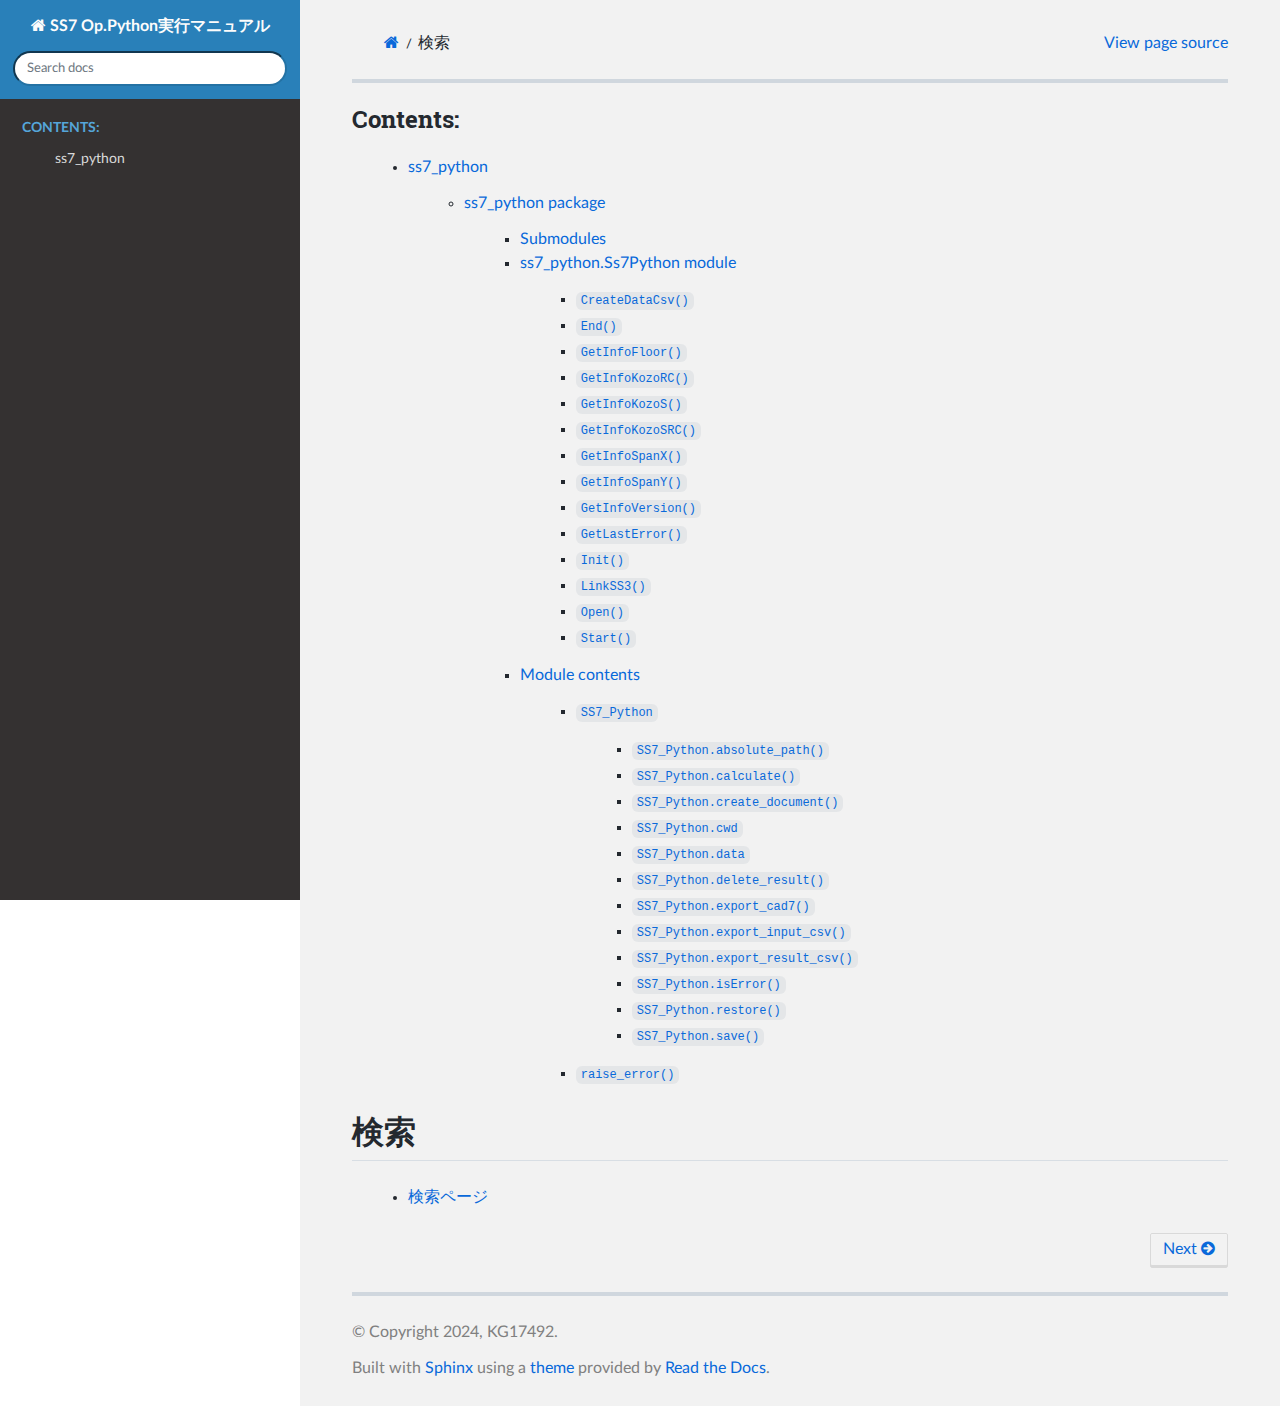
<file: docs/index.html>
<!DOCTYPE html>
<html class="writer-html5" lang="ja" data-content_root="./">
<head>
  <meta charset="utf-8" /><meta name="viewport" content="width=device-width, initial-scale=1" />

  <meta name="viewport" content="width=device-width, initial-scale=1.0" />
  <title>検索 &mdash; SS7 Op.Python実行マニュアル 1.0 ドキュメント</title>
      <link rel="stylesheet" type="text/css" href="_static/pygments.css?v=80d5e7a1" />
      <link rel="stylesheet" type="text/css" href="_static/css/mytheme.css?v=dd0aba51" />

  
    <link rel="shortcut icon" href="_static/favicon.ico"/>
  <!--[if lt IE 9]>
    <script src="_static/js/html5shiv.min.js"></script>
  <![endif]-->
  
        <script src="_static/jquery.js?v=5d32c60e"></script>
        <script src="_static/_sphinx_javascript_frameworks_compat.js?v=2cd50e6c"></script>
        <script src="_static/documentation_options.js?v=6bbe880f"></script>
        <script src="_static/doctools.js?v=9a2dae69"></script>
        <script src="_static/sphinx_highlight.js?v=dc90522c"></script>
        <script src="_static/translations.js?v=4dbe4bdc"></script>
    <script src="_static/js/theme.js"></script>
    <link rel="index" title="索引" href="genindex.html" />
    <link rel="search" title="検索" href="search.html" />
    <link rel="next" title="ss7_python" href="modules.html" /> 
</head>

<body class="wy-body-for-nav"> 
  <div class="wy-grid-for-nav">
    <nav data-toggle="wy-nav-shift" class="wy-nav-side">
      <div class="wy-side-scroll">
        <div class="wy-side-nav-search" >

          
          
          <a href="#" class="icon icon-home">
            SS7 Op.Python実行マニュアル
          </a>
<div role="search">
  <form id="rtd-search-form" class="wy-form" action="search.html" method="get">
    <input type="text" name="q" placeholder="Search docs" aria-label="Search docs" />
    <input type="hidden" name="check_keywords" value="yes" />
    <input type="hidden" name="area" value="default" />
  </form>
</div>
        </div><div class="wy-menu wy-menu-vertical" data-spy="affix" role="navigation" aria-label="Navigation menu">
              <p class="caption" role="heading"><span class="caption-text">Contents:</span></p>
<ul>
<li class="toctree-l1"><a class="reference internal" href="modules.html">ss7_python</a></li>
</ul>

        </div>
      </div>
    </nav>

    <section data-toggle="wy-nav-shift" class="wy-nav-content-wrap"><nav class="wy-nav-top" aria-label="Mobile navigation menu" >
          <i data-toggle="wy-nav-top" class="fa fa-bars"></i>
          <a href="#">SS7 Op.Python実行マニュアル</a>
      </nav>

      <div class="wy-nav-content">
        <div class="rst-content">
          <div role="navigation" aria-label="Page navigation">
  <ul class="wy-breadcrumbs">
      <li><a href="#" class="icon icon-home" aria-label="Home"></a></li>
      <li class="breadcrumb-item active">検索</li>
      <li class="wy-breadcrumbs-aside">
            <a href="_sources/index.rst.txt" rel="nofollow"> View page source</a>
      </li>
  </ul>
  <hr/>
</div>
          <div role="main" class="document" itemscope="itemscope" itemtype="http://schema.org/Article">
           <div itemprop="articleBody">
             
  <div class="toctree-wrapper compound">
<p class="caption" role="heading"><span class="caption-text">Contents:</span></p>
<ul>
<li class="toctree-l1"><a class="reference internal" href="modules.html">ss7_python</a><ul>
<li class="toctree-l2"><a class="reference internal" href="ss7_python.html">ss7_python package</a><ul>
<li class="toctree-l3"><a class="reference internal" href="ss7_python.html#submodules">Submodules</a></li>
<li class="toctree-l3"><a class="reference internal" href="ss7_python.html#module-ss7_python.Ss7Python">ss7_python.Ss7Python module</a><ul>
<li class="toctree-l4"><a class="reference internal" href="ss7_python.html#ss7_python.Ss7Python.CreateDataCsv"><code class="docutils literal notranslate"><span class="pre">CreateDataCsv()</span></code></a></li>
<li class="toctree-l4"><a class="reference internal" href="ss7_python.html#ss7_python.Ss7Python.End"><code class="docutils literal notranslate"><span class="pre">End()</span></code></a></li>
<li class="toctree-l4"><a class="reference internal" href="ss7_python.html#ss7_python.Ss7Python.GetInfoFloor"><code class="docutils literal notranslate"><span class="pre">GetInfoFloor()</span></code></a></li>
<li class="toctree-l4"><a class="reference internal" href="ss7_python.html#ss7_python.Ss7Python.GetInfoKozoRC"><code class="docutils literal notranslate"><span class="pre">GetInfoKozoRC()</span></code></a></li>
<li class="toctree-l4"><a class="reference internal" href="ss7_python.html#ss7_python.Ss7Python.GetInfoKozoS"><code class="docutils literal notranslate"><span class="pre">GetInfoKozoS()</span></code></a></li>
<li class="toctree-l4"><a class="reference internal" href="ss7_python.html#ss7_python.Ss7Python.GetInfoKozoSRC"><code class="docutils literal notranslate"><span class="pre">GetInfoKozoSRC()</span></code></a></li>
<li class="toctree-l4"><a class="reference internal" href="ss7_python.html#ss7_python.Ss7Python.GetInfoSpanX"><code class="docutils literal notranslate"><span class="pre">GetInfoSpanX()</span></code></a></li>
<li class="toctree-l4"><a class="reference internal" href="ss7_python.html#ss7_python.Ss7Python.GetInfoSpanY"><code class="docutils literal notranslate"><span class="pre">GetInfoSpanY()</span></code></a></li>
<li class="toctree-l4"><a class="reference internal" href="ss7_python.html#ss7_python.Ss7Python.GetInfoVersion"><code class="docutils literal notranslate"><span class="pre">GetInfoVersion()</span></code></a></li>
<li class="toctree-l4"><a class="reference internal" href="ss7_python.html#ss7_python.Ss7Python.GetLastError"><code class="docutils literal notranslate"><span class="pre">GetLastError()</span></code></a></li>
<li class="toctree-l4"><a class="reference internal" href="ss7_python.html#ss7_python.Ss7Python.Init"><code class="docutils literal notranslate"><span class="pre">Init()</span></code></a></li>
<li class="toctree-l4"><a class="reference internal" href="ss7_python.html#ss7_python.Ss7Python.LinkSS3"><code class="docutils literal notranslate"><span class="pre">LinkSS3()</span></code></a></li>
<li class="toctree-l4"><a class="reference internal" href="ss7_python.html#ss7_python.Ss7Python.Open"><code class="docutils literal notranslate"><span class="pre">Open()</span></code></a></li>
<li class="toctree-l4"><a class="reference internal" href="ss7_python.html#ss7_python.Ss7Python.Start"><code class="docutils literal notranslate"><span class="pre">Start()</span></code></a></li>
</ul>
</li>
<li class="toctree-l3"><a class="reference internal" href="ss7_python.html#module-ss7_python">Module contents</a><ul>
<li class="toctree-l4"><a class="reference internal" href="ss7_python.html#ss7_python.SS7_Python"><code class="docutils literal notranslate"><span class="pre">SS7_Python</span></code></a><ul>
<li class="toctree-l5"><a class="reference internal" href="ss7_python.html#ss7_python.SS7_Python.absolute_path"><code class="docutils literal notranslate"><span class="pre">SS7_Python.absolute_path()</span></code></a></li>
<li class="toctree-l5"><a class="reference internal" href="ss7_python.html#ss7_python.SS7_Python.calculate"><code class="docutils literal notranslate"><span class="pre">SS7_Python.calculate()</span></code></a></li>
<li class="toctree-l5"><a class="reference internal" href="ss7_python.html#ss7_python.SS7_Python.create_document"><code class="docutils literal notranslate"><span class="pre">SS7_Python.create_document()</span></code></a></li>
<li class="toctree-l5"><a class="reference internal" href="ss7_python.html#ss7_python.SS7_Python.cwd"><code class="docutils literal notranslate"><span class="pre">SS7_Python.cwd</span></code></a></li>
<li class="toctree-l5"><a class="reference internal" href="ss7_python.html#ss7_python.SS7_Python.data"><code class="docutils literal notranslate"><span class="pre">SS7_Python.data</span></code></a></li>
<li class="toctree-l5"><a class="reference internal" href="ss7_python.html#ss7_python.SS7_Python.delete_result"><code class="docutils literal notranslate"><span class="pre">SS7_Python.delete_result()</span></code></a></li>
<li class="toctree-l5"><a class="reference internal" href="ss7_python.html#ss7_python.SS7_Python.export_cad7"><code class="docutils literal notranslate"><span class="pre">SS7_Python.export_cad7()</span></code></a></li>
<li class="toctree-l5"><a class="reference internal" href="ss7_python.html#ss7_python.SS7_Python.export_input_csv"><code class="docutils literal notranslate"><span class="pre">SS7_Python.export_input_csv()</span></code></a></li>
<li class="toctree-l5"><a class="reference internal" href="ss7_python.html#ss7_python.SS7_Python.export_result_csv"><code class="docutils literal notranslate"><span class="pre">SS7_Python.export_result_csv()</span></code></a></li>
<li class="toctree-l5"><a class="reference internal" href="ss7_python.html#ss7_python.SS7_Python.isError"><code class="docutils literal notranslate"><span class="pre">SS7_Python.isError()</span></code></a></li>
<li class="toctree-l5"><a class="reference internal" href="ss7_python.html#ss7_python.SS7_Python.restore"><code class="docutils literal notranslate"><span class="pre">SS7_Python.restore()</span></code></a></li>
<li class="toctree-l5"><a class="reference internal" href="ss7_python.html#ss7_python.SS7_Python.save"><code class="docutils literal notranslate"><span class="pre">SS7_Python.save()</span></code></a></li>
</ul>
</li>
<li class="toctree-l4"><a class="reference internal" href="ss7_python.html#ss7_python.raise_error"><code class="docutils literal notranslate"><span class="pre">raise_error()</span></code></a></li>
</ul>
</li>
</ul>
</li>
</ul>
</li>
</ul>
</div>
<section id="id1">
<h1>検索<a class="headerlink" href="#id1" title="Link to this heading"></a></h1>
<ul class="simple">
<li><p><a class="reference internal" href="search.html"><span class="std std-ref">検索ページ</span></a></p></li>
</ul>
</section>


           </div>
          </div>
          <footer><div class="rst-footer-buttons" role="navigation" aria-label="Footer">
        <a href="modules.html" class="btn btn-neutral float-right" title="ss7_python" accesskey="n" rel="next">Next <span class="fa fa-arrow-circle-right" aria-hidden="true"></span></a>
    </div>

  <hr/>

  <div role="contentinfo">
    <p>&#169; Copyright 2024, KG17492.</p>
  </div>

  Built with <a href="https://www.sphinx-doc.org/">Sphinx</a> using a
    <a href="https://github.com/readthedocs/sphinx_rtd_theme">theme</a>
    provided by <a href="https://readthedocs.org">Read the Docs</a>.
   

</footer>
        </div>
      </div>
    </section>
  </div>
  <script>
      jQuery(function () {
          SphinxRtdTheme.Navigation.enable(true);
      });
  </script> 

</body>
</html>
</file>
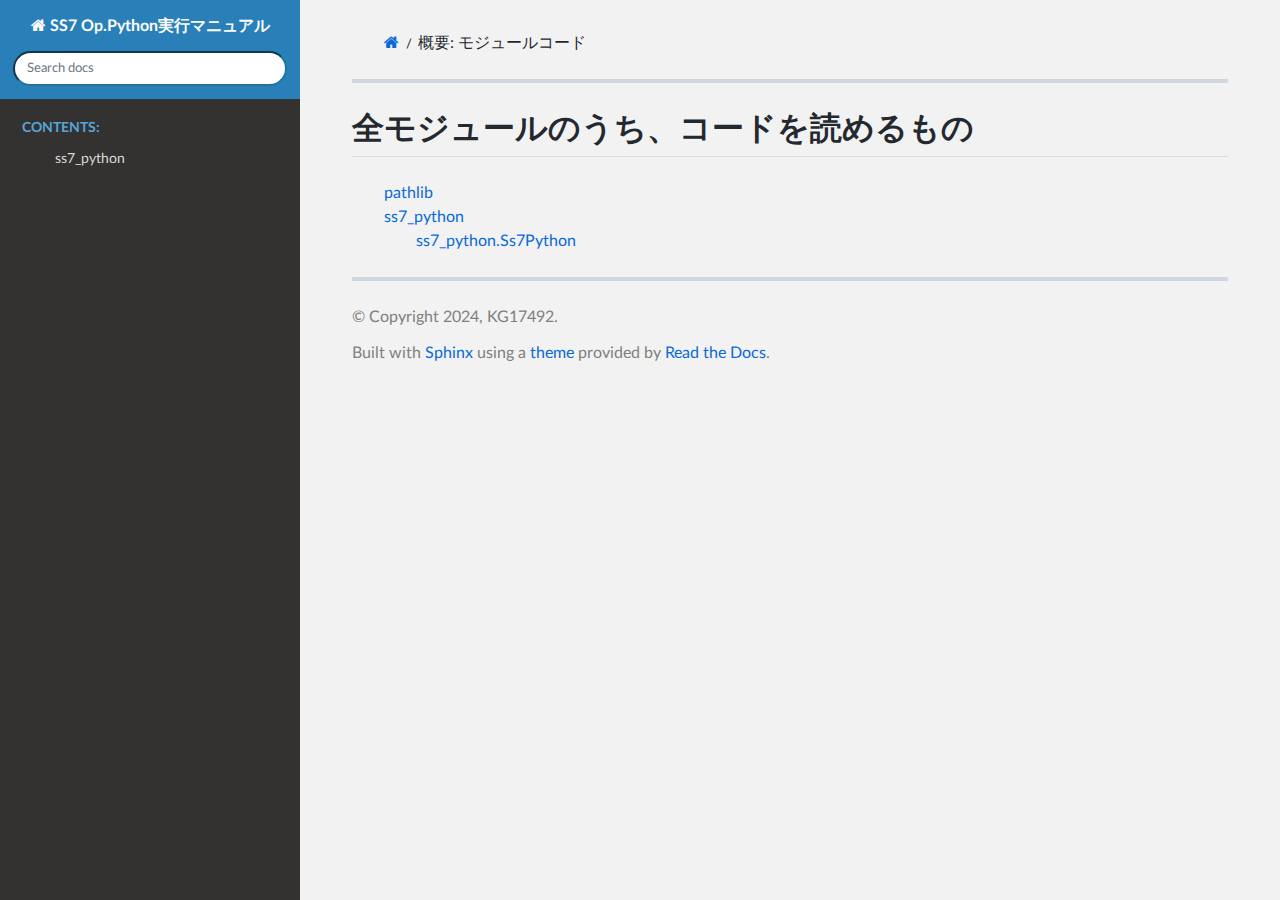
<file: docs/_modules/index.html>
<!DOCTYPE html>
<html class="writer-html5" lang="ja" data-content_root="../">
<head>
  <meta charset="utf-8" />
  <meta name="viewport" content="width=device-width, initial-scale=1.0" />
  <title>概要: モジュールコード &mdash; SS7 Op.Python実行マニュアル 1.0 ドキュメント</title>
      <link rel="stylesheet" type="text/css" href="../_static/pygments.css?v=80d5e7a1" />
      <link rel="stylesheet" type="text/css" href="../_static/css/mytheme.css?v=dd0aba51" />

  
    <link rel="shortcut icon" href="../_static/favicon.ico"/>
  <!--[if lt IE 9]>
    <script src="../_static/js/html5shiv.min.js"></script>
  <![endif]-->
  
        <script src="../_static/jquery.js?v=5d32c60e"></script>
        <script src="../_static/_sphinx_javascript_frameworks_compat.js?v=2cd50e6c"></script>
        <script src="../_static/documentation_options.js?v=6bbe880f"></script>
        <script src="../_static/doctools.js?v=9a2dae69"></script>
        <script src="../_static/sphinx_highlight.js?v=dc90522c"></script>
        <script src="../_static/translations.js?v=4dbe4bdc"></script>
    <script src="../_static/js/theme.js"></script>
    <link rel="index" title="索引" href="../genindex.html" />
    <link rel="search" title="検索" href="../search.html" /> 
</head>

<body class="wy-body-for-nav"> 
  <div class="wy-grid-for-nav">
    <nav data-toggle="wy-nav-shift" class="wy-nav-side">
      <div class="wy-side-scroll">
        <div class="wy-side-nav-search" >

          
          
          <a href="../index.html" class="icon icon-home">
            SS7 Op.Python実行マニュアル
          </a>
<div role="search">
  <form id="rtd-search-form" class="wy-form" action="../search.html" method="get">
    <input type="text" name="q" placeholder="Search docs" aria-label="Search docs" />
    <input type="hidden" name="check_keywords" value="yes" />
    <input type="hidden" name="area" value="default" />
  </form>
</div>
        </div><div class="wy-menu wy-menu-vertical" data-spy="affix" role="navigation" aria-label="Navigation menu">
              <p class="caption" role="heading"><span class="caption-text">Contents:</span></p>
<ul>
<li class="toctree-l1"><a class="reference internal" href="../modules.html">ss7_python</a></li>
</ul>

        </div>
      </div>
    </nav>

    <section data-toggle="wy-nav-shift" class="wy-nav-content-wrap"><nav class="wy-nav-top" aria-label="Mobile navigation menu" >
          <i data-toggle="wy-nav-top" class="fa fa-bars"></i>
          <a href="../index.html">SS7 Op.Python実行マニュアル</a>
      </nav>

      <div class="wy-nav-content">
        <div class="rst-content">
          <div role="navigation" aria-label="Page navigation">
  <ul class="wy-breadcrumbs">
      <li><a href="../index.html" class="icon icon-home" aria-label="Home"></a></li>
      <li class="breadcrumb-item active">概要: モジュールコード</li>
      <li class="wy-breadcrumbs-aside">
      </li>
  </ul>
  <hr/>
</div>
          <div role="main" class="document" itemscope="itemscope" itemtype="http://schema.org/Article">
           <div itemprop="articleBody">
             
  <h1>全モジュールのうち、コードを読めるもの</h1>
<ul><li><a href="pathlib.html">pathlib</a></li>
<li><a href="ss7_python.html">ss7_python</a></li>
<ul><li><a href="ss7_python/Ss7Python.html">ss7_python.Ss7Python</a></li>
</ul></ul>

           </div>
          </div>
          <footer>

  <hr/>

  <div role="contentinfo">
    <p>&#169; Copyright 2024, KG17492.</p>
  </div>

  Built with <a href="https://www.sphinx-doc.org/">Sphinx</a> using a
    <a href="https://github.com/readthedocs/sphinx_rtd_theme">theme</a>
    provided by <a href="https://readthedocs.org">Read the Docs</a>.
   

</footer>
        </div>
      </div>
    </section>
  </div>
  <script>
      jQuery(function () {
          SphinxRtdTheme.Navigation.enable(true);
      });
  </script> 

</body>
</html>
</file>
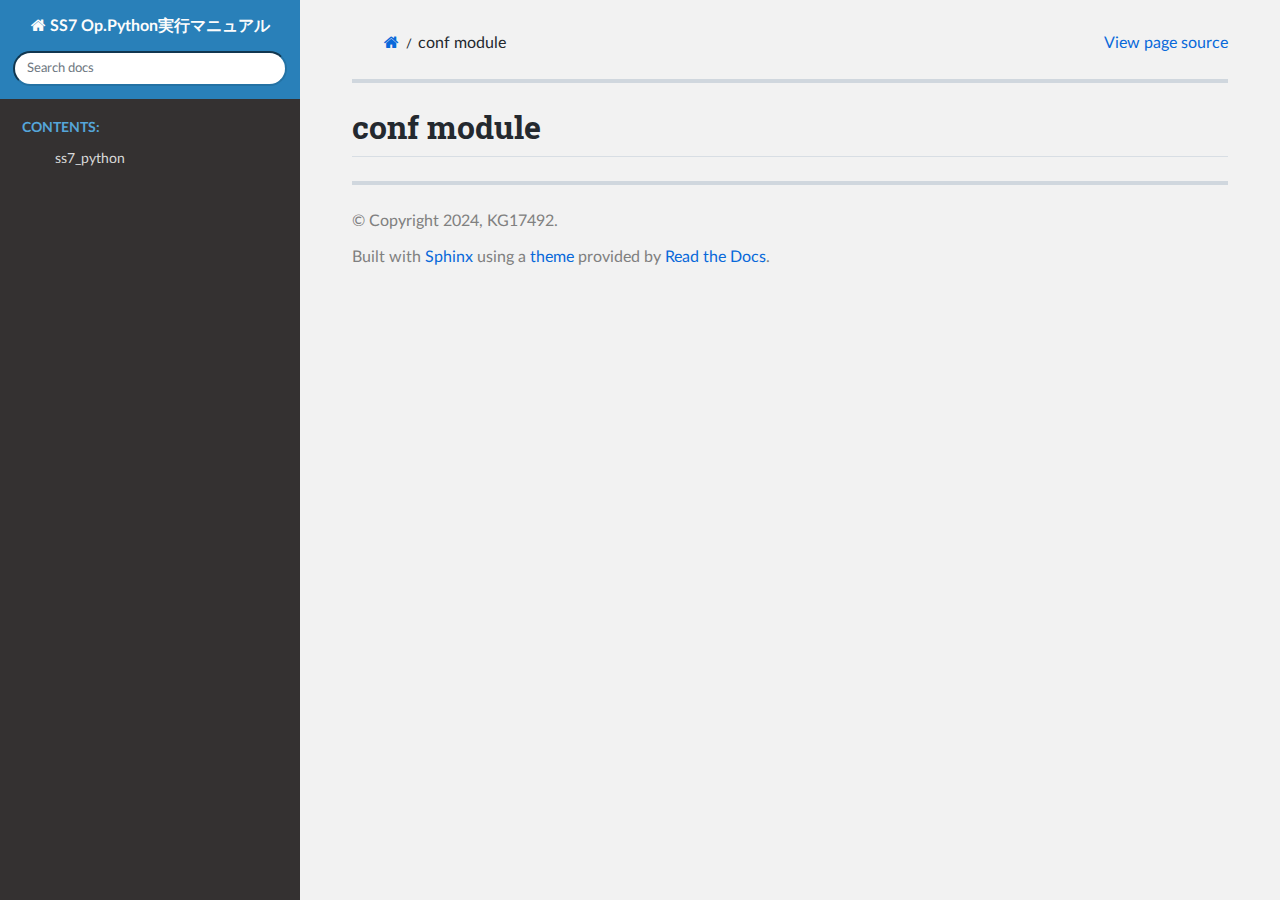
<file: docs/conf.html>
<!DOCTYPE html>
<html class="writer-html5" lang="ja" data-content_root="./">
<head>
  <meta charset="utf-8" /><meta name="viewport" content="width=device-width, initial-scale=1" />

  <meta name="viewport" content="width=device-width, initial-scale=1.0" />
  <title>conf module &mdash; SS7 Op.Python実行マニュアル 1.0 ドキュメント</title>
      <link rel="stylesheet" type="text/css" href="_static/pygments.css?v=80d5e7a1" />
      <link rel="stylesheet" type="text/css" href="_static/css/mytheme.css" />

  
    <link rel="shortcut icon" href="_static/favicon.ico"/>
  <!--[if lt IE 9]>
    <script src="_static/js/html5shiv.min.js"></script>
  <![endif]-->
  
        <script src="_static/jquery.js?v=5d32c60e"></script>
        <script src="_static/_sphinx_javascript_frameworks_compat.js?v=2cd50e6c"></script>
        <script src="_static/documentation_options.js?v=6bbe880f"></script>
        <script src="_static/doctools.js?v=9a2dae69"></script>
        <script src="_static/sphinx_highlight.js?v=dc90522c"></script>
        <script src="_static/translations.js?v=4dbe4bdc"></script>
    <script src="_static/js/theme.js"></script>
    <link rel="index" title="索引" href="genindex.html" />
    <link rel="search" title="検索" href="search.html" /> 
</head>

<body class="wy-body-for-nav"> 
  <div class="wy-grid-for-nav">
    <nav data-toggle="wy-nav-shift" class="wy-nav-side">
      <div class="wy-side-scroll">
        <div class="wy-side-nav-search" >

          
          
          <a href="index.html" class="icon icon-home">
            SS7 Op.Python実行マニュアル
          </a>
<div role="search">
  <form id="rtd-search-form" class="wy-form" action="search.html" method="get">
    <input type="text" name="q" placeholder="Search docs" aria-label="Search docs" />
    <input type="hidden" name="check_keywords" value="yes" />
    <input type="hidden" name="area" value="default" />
  </form>
</div>
        </div><div class="wy-menu wy-menu-vertical" data-spy="affix" role="navigation" aria-label="Navigation menu">
              <p class="caption" role="heading"><span class="caption-text">Contents:</span></p>
<ul>
<li class="toctree-l1"><a class="reference internal" href="modules.html">ss7_python</a></li>
</ul>

        </div>
      </div>
    </nav>

    <section data-toggle="wy-nav-shift" class="wy-nav-content-wrap"><nav class="wy-nav-top" aria-label="Mobile navigation menu" >
          <i data-toggle="wy-nav-top" class="fa fa-bars"></i>
          <a href="index.html">SS7 Op.Python実行マニュアル</a>
      </nav>

      <div class="wy-nav-content">
        <div class="rst-content">
          <div role="navigation" aria-label="Page navigation">
  <ul class="wy-breadcrumbs">
      <li><a href="index.html" class="icon icon-home" aria-label="Home"></a></li>
      <li class="breadcrumb-item active">conf module</li>
      <li class="wy-breadcrumbs-aside">
            <a href="_sources/conf.rst.txt" rel="nofollow"> View page source</a>
      </li>
  </ul>
  <hr/>
</div>
          <div role="main" class="document" itemscope="itemscope" itemtype="http://schema.org/Article">
           <div itemprop="articleBody">
             
  <section id="conf-module">
<h1>conf module<a class="headerlink" href="#conf-module" title="Link to this heading"></a></h1>
</section>


           </div>
          </div>
          <footer>

  <hr/>

  <div role="contentinfo">
    <p>&#169; Copyright 2024, KG17492.</p>
  </div>

  Built with <a href="https://www.sphinx-doc.org/">Sphinx</a> using a
    <a href="https://github.com/readthedocs/sphinx_rtd_theme">theme</a>
    provided by <a href="https://readthedocs.org">Read the Docs</a>.
   

</footer>
        </div>
      </div>
    </section>
  </div>
  <script>
      jQuery(function () {
          SphinxRtdTheme.Navigation.enable(true);
      });
  </script> 

</body>
</html>
</file>
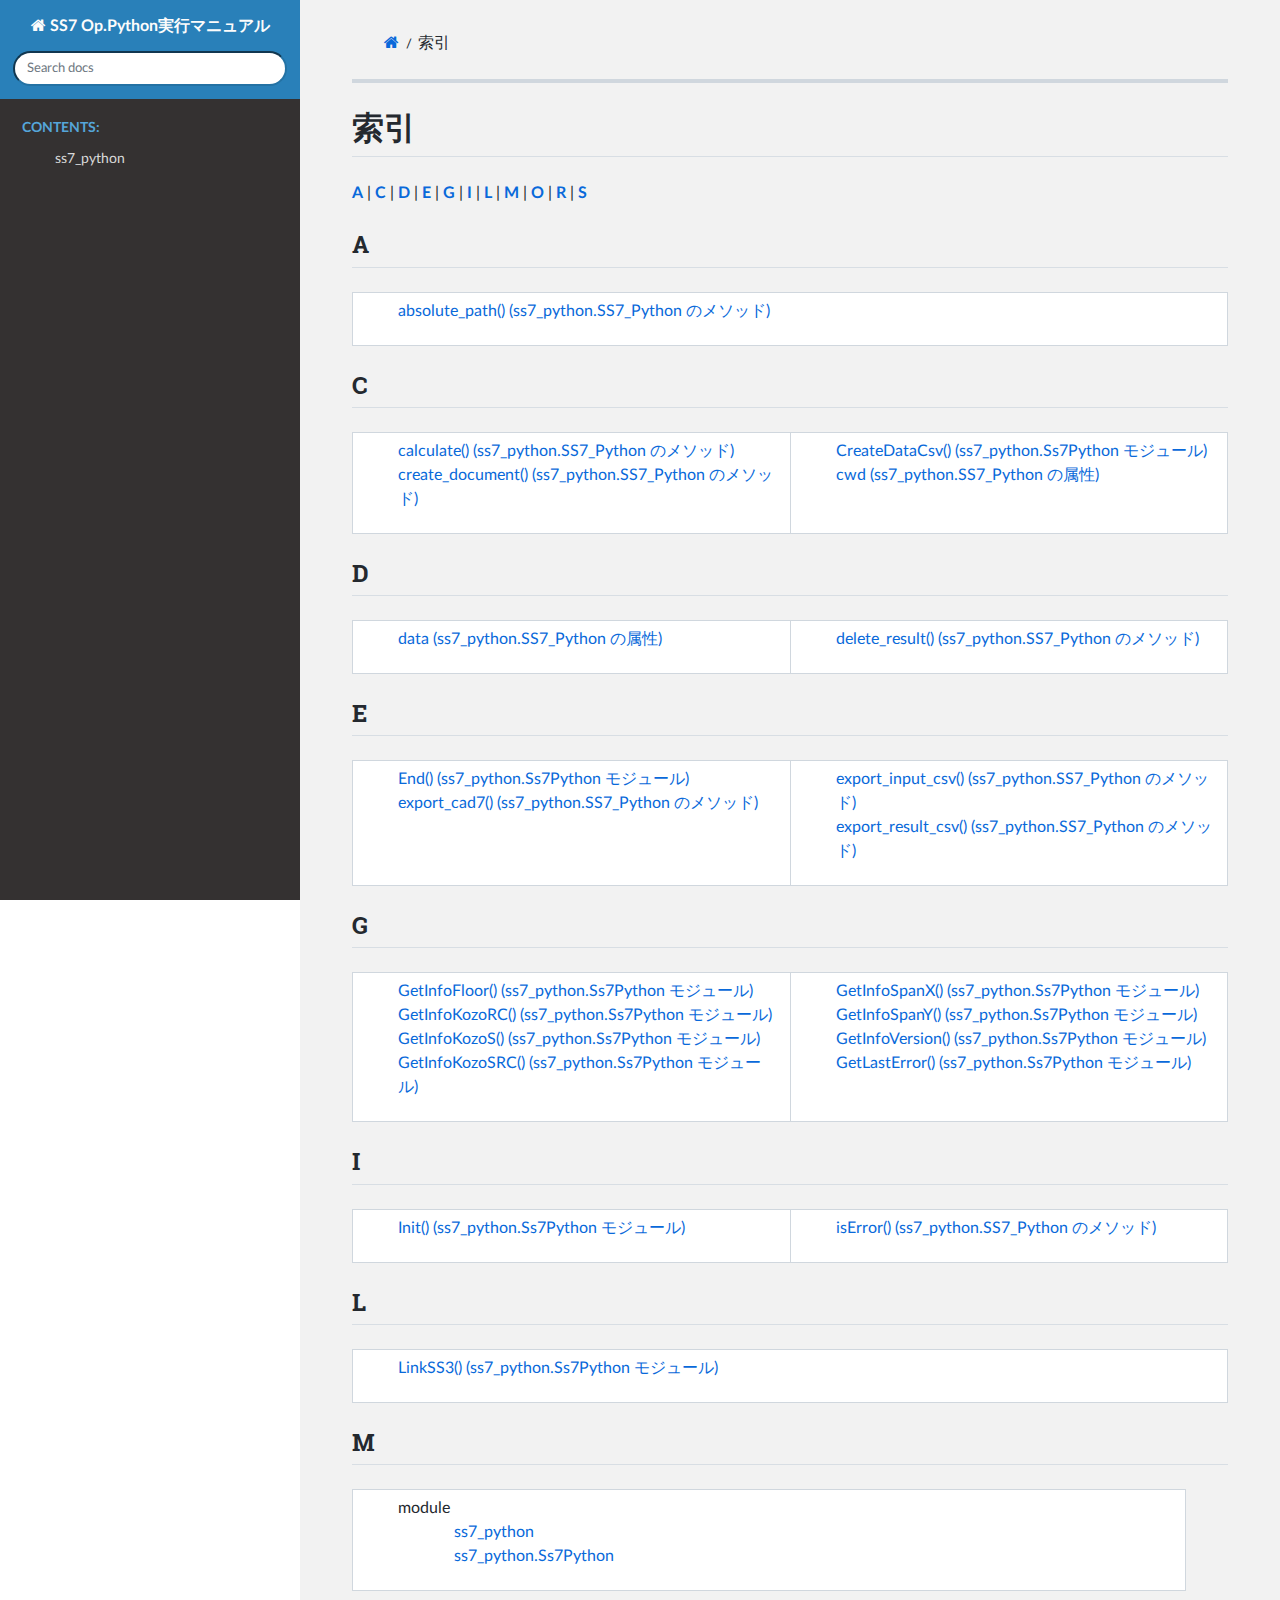
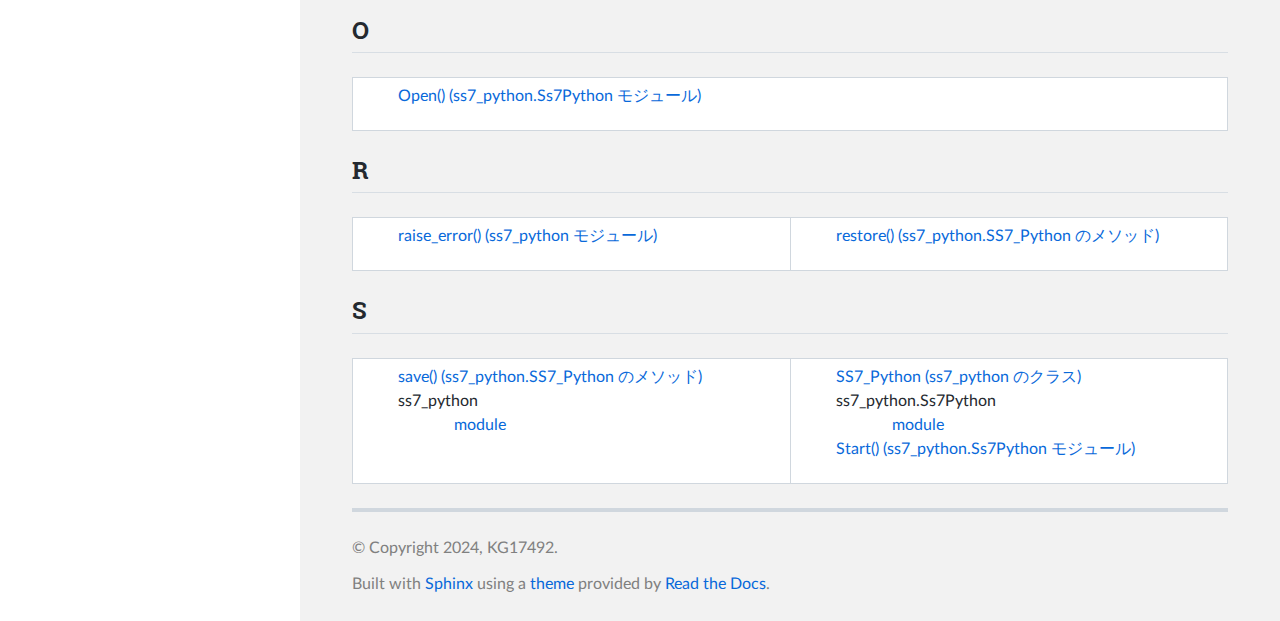
<file: docs/genindex.html>
<!DOCTYPE html>
<html class="writer-html5" lang="ja" data-content_root="./">
<head>
  <meta charset="utf-8" />
  <meta name="viewport" content="width=device-width, initial-scale=1.0" />
  <title>索引 &mdash; SS7 Op.Python実行マニュアル 1.0 ドキュメント</title>
      <link rel="stylesheet" type="text/css" href="_static/pygments.css?v=80d5e7a1" />
      <link rel="stylesheet" type="text/css" href="_static/css/mytheme.css?v=dd0aba51" />

  
    <link rel="shortcut icon" href="_static/favicon.ico"/>
  <!--[if lt IE 9]>
    <script src="_static/js/html5shiv.min.js"></script>
  <![endif]-->
  
        <script src="_static/jquery.js?v=5d32c60e"></script>
        <script src="_static/_sphinx_javascript_frameworks_compat.js?v=2cd50e6c"></script>
        <script src="_static/documentation_options.js?v=6bbe880f"></script>
        <script src="_static/doctools.js?v=9a2dae69"></script>
        <script src="_static/sphinx_highlight.js?v=dc90522c"></script>
        <script src="_static/translations.js?v=4dbe4bdc"></script>
    <script src="_static/js/theme.js"></script>
    <link rel="index" title="索引" href="#" />
    <link rel="search" title="検索" href="search.html" /> 
</head>

<body class="wy-body-for-nav"> 
  <div class="wy-grid-for-nav">
    <nav data-toggle="wy-nav-shift" class="wy-nav-side">
      <div class="wy-side-scroll">
        <div class="wy-side-nav-search" >

          
          
          <a href="index.html" class="icon icon-home">
            SS7 Op.Python実行マニュアル
          </a>
<div role="search">
  <form id="rtd-search-form" class="wy-form" action="search.html" method="get">
    <input type="text" name="q" placeholder="Search docs" aria-label="Search docs" />
    <input type="hidden" name="check_keywords" value="yes" />
    <input type="hidden" name="area" value="default" />
  </form>
</div>
        </div><div class="wy-menu wy-menu-vertical" data-spy="affix" role="navigation" aria-label="Navigation menu">
              <p class="caption" role="heading"><span class="caption-text">Contents:</span></p>
<ul>
<li class="toctree-l1"><a class="reference internal" href="modules.html">ss7_python</a></li>
</ul>

        </div>
      </div>
    </nav>

    <section data-toggle="wy-nav-shift" class="wy-nav-content-wrap"><nav class="wy-nav-top" aria-label="Mobile navigation menu" >
          <i data-toggle="wy-nav-top" class="fa fa-bars"></i>
          <a href="index.html">SS7 Op.Python実行マニュアル</a>
      </nav>

      <div class="wy-nav-content">
        <div class="rst-content">
          <div role="navigation" aria-label="Page navigation">
  <ul class="wy-breadcrumbs">
      <li><a href="index.html" class="icon icon-home" aria-label="Home"></a></li>
      <li class="breadcrumb-item active">索引</li>
      <li class="wy-breadcrumbs-aside">
      </li>
  </ul>
  <hr/>
</div>
          <div role="main" class="document" itemscope="itemscope" itemtype="http://schema.org/Article">
           <div itemprop="articleBody">
             

<h1 id="index">索引</h1>

<div class="genindex-jumpbox">
 <a href="#A"><strong>A</strong></a>
 | <a href="#C"><strong>C</strong></a>
 | <a href="#D"><strong>D</strong></a>
 | <a href="#E"><strong>E</strong></a>
 | <a href="#G"><strong>G</strong></a>
 | <a href="#I"><strong>I</strong></a>
 | <a href="#L"><strong>L</strong></a>
 | <a href="#M"><strong>M</strong></a>
 | <a href="#O"><strong>O</strong></a>
 | <a href="#R"><strong>R</strong></a>
 | <a href="#S"><strong>S</strong></a>
 
</div>
<h2 id="A">A</h2>
<table style="width: 100%" class="indextable genindextable"><tr>
  <td style="width: 33%; vertical-align: top;"><ul>
      <li><a href="ss7_python.html#ss7_python.SS7_Python.absolute_path">absolute_path() (ss7_python.SS7_Python のメソッド)</a>
</li>
  </ul></td>
</tr></table>

<h2 id="C">C</h2>
<table style="width: 100%" class="indextable genindextable"><tr>
  <td style="width: 33%; vertical-align: top;"><ul>
      <li><a href="ss7_python.html#ss7_python.SS7_Python.calculate">calculate() (ss7_python.SS7_Python のメソッド)</a>
</li>
      <li><a href="ss7_python.html#ss7_python.SS7_Python.create_document">create_document() (ss7_python.SS7_Python のメソッド)</a>
</li>
  </ul></td>
  <td style="width: 33%; vertical-align: top;"><ul>
      <li><a href="ss7_python.html#ss7_python.Ss7Python.CreateDataCsv">CreateDataCsv() (ss7_python.Ss7Python モジュール)</a>
</li>
      <li><a href="ss7_python.html#ss7_python.SS7_Python.cwd">cwd (ss7_python.SS7_Python の属性)</a>
</li>
  </ul></td>
</tr></table>

<h2 id="D">D</h2>
<table style="width: 100%" class="indextable genindextable"><tr>
  <td style="width: 33%; vertical-align: top;"><ul>
      <li><a href="ss7_python.html#ss7_python.SS7_Python.data">data (ss7_python.SS7_Python の属性)</a>
</li>
  </ul></td>
  <td style="width: 33%; vertical-align: top;"><ul>
      <li><a href="ss7_python.html#ss7_python.SS7_Python.delete_result">delete_result() (ss7_python.SS7_Python のメソッド)</a>
</li>
  </ul></td>
</tr></table>

<h2 id="E">E</h2>
<table style="width: 100%" class="indextable genindextable"><tr>
  <td style="width: 33%; vertical-align: top;"><ul>
      <li><a href="ss7_python.html#ss7_python.Ss7Python.End">End() (ss7_python.Ss7Python モジュール)</a>
</li>
      <li><a href="ss7_python.html#ss7_python.SS7_Python.export_cad7">export_cad7() (ss7_python.SS7_Python のメソッド)</a>
</li>
  </ul></td>
  <td style="width: 33%; vertical-align: top;"><ul>
      <li><a href="ss7_python.html#ss7_python.SS7_Python.export_input_csv">export_input_csv() (ss7_python.SS7_Python のメソッド)</a>
</li>
      <li><a href="ss7_python.html#ss7_python.SS7_Python.export_result_csv">export_result_csv() (ss7_python.SS7_Python のメソッド)</a>
</li>
  </ul></td>
</tr></table>

<h2 id="G">G</h2>
<table style="width: 100%" class="indextable genindextable"><tr>
  <td style="width: 33%; vertical-align: top;"><ul>
      <li><a href="ss7_python.html#ss7_python.Ss7Python.GetInfoFloor">GetInfoFloor() (ss7_python.Ss7Python モジュール)</a>
</li>
      <li><a href="ss7_python.html#ss7_python.Ss7Python.GetInfoKozoRC">GetInfoKozoRC() (ss7_python.Ss7Python モジュール)</a>
</li>
      <li><a href="ss7_python.html#ss7_python.Ss7Python.GetInfoKozoS">GetInfoKozoS() (ss7_python.Ss7Python モジュール)</a>
</li>
      <li><a href="ss7_python.html#ss7_python.Ss7Python.GetInfoKozoSRC">GetInfoKozoSRC() (ss7_python.Ss7Python モジュール)</a>
</li>
  </ul></td>
  <td style="width: 33%; vertical-align: top;"><ul>
      <li><a href="ss7_python.html#ss7_python.Ss7Python.GetInfoSpanX">GetInfoSpanX() (ss7_python.Ss7Python モジュール)</a>
</li>
      <li><a href="ss7_python.html#ss7_python.Ss7Python.GetInfoSpanY">GetInfoSpanY() (ss7_python.Ss7Python モジュール)</a>
</li>
      <li><a href="ss7_python.html#ss7_python.Ss7Python.GetInfoVersion">GetInfoVersion() (ss7_python.Ss7Python モジュール)</a>
</li>
      <li><a href="ss7_python.html#ss7_python.Ss7Python.GetLastError">GetLastError() (ss7_python.Ss7Python モジュール)</a>
</li>
  </ul></td>
</tr></table>

<h2 id="I">I</h2>
<table style="width: 100%" class="indextable genindextable"><tr>
  <td style="width: 33%; vertical-align: top;"><ul>
      <li><a href="ss7_python.html#ss7_python.Ss7Python.Init">Init() (ss7_python.Ss7Python モジュール)</a>
</li>
  </ul></td>
  <td style="width: 33%; vertical-align: top;"><ul>
      <li><a href="ss7_python.html#ss7_python.SS7_Python.isError">isError() (ss7_python.SS7_Python のメソッド)</a>
</li>
  </ul></td>
</tr></table>

<h2 id="L">L</h2>
<table style="width: 100%" class="indextable genindextable"><tr>
  <td style="width: 33%; vertical-align: top;"><ul>
      <li><a href="ss7_python.html#ss7_python.Ss7Python.LinkSS3">LinkSS3() (ss7_python.Ss7Python モジュール)</a>
</li>
  </ul></td>
</tr></table>

<h2 id="M">M</h2>
<table style="width: 100%" class="indextable genindextable"><tr>
  <td style="width: 33%; vertical-align: top;"><ul>
      <li>
    module

      <ul>
        <li><a href="ss7_python.html#module-ss7_python">ss7_python</a>
</li>
        <li><a href="ss7_python.html#module-ss7_python.Ss7Python">ss7_python.Ss7Python</a>
</li>
      </ul></li>
  </ul></td>
</tr></table>

<h2 id="O">O</h2>
<table style="width: 100%" class="indextable genindextable"><tr>
  <td style="width: 33%; vertical-align: top;"><ul>
      <li><a href="ss7_python.html#ss7_python.Ss7Python.Open">Open() (ss7_python.Ss7Python モジュール)</a>
</li>
  </ul></td>
</tr></table>

<h2 id="R">R</h2>
<table style="width: 100%" class="indextable genindextable"><tr>
  <td style="width: 33%; vertical-align: top;"><ul>
      <li><a href="ss7_python.html#ss7_python.raise_error">raise_error() (ss7_python モジュール)</a>
</li>
  </ul></td>
  <td style="width: 33%; vertical-align: top;"><ul>
      <li><a href="ss7_python.html#ss7_python.SS7_Python.restore">restore() (ss7_python.SS7_Python のメソッド)</a>
</li>
  </ul></td>
</tr></table>

<h2 id="S">S</h2>
<table style="width: 100%" class="indextable genindextable"><tr>
  <td style="width: 33%; vertical-align: top;"><ul>
      <li><a href="ss7_python.html#ss7_python.SS7_Python.save">save() (ss7_python.SS7_Python のメソッド)</a>
</li>
      <li>
    ss7_python

      <ul>
        <li><a href="ss7_python.html#module-ss7_python">module</a>
</li>
      </ul></li>
  </ul></td>
  <td style="width: 33%; vertical-align: top;"><ul>
      <li><a href="ss7_python.html#ss7_python.SS7_Python">SS7_Python (ss7_python のクラス)</a>
</li>
      <li>
    ss7_python.Ss7Python

      <ul>
        <li><a href="ss7_python.html#module-ss7_python.Ss7Python">module</a>
</li>
      </ul></li>
      <li><a href="ss7_python.html#ss7_python.Ss7Python.Start">Start() (ss7_python.Ss7Python モジュール)</a>
</li>
  </ul></td>
</tr></table>



           </div>
          </div>
          <footer>

  <hr/>

  <div role="contentinfo">
    <p>&#169; Copyright 2024, KG17492.</p>
  </div>

  Built with <a href="https://www.sphinx-doc.org/">Sphinx</a> using a
    <a href="https://github.com/readthedocs/sphinx_rtd_theme">theme</a>
    provided by <a href="https://readthedocs.org">Read the Docs</a>.
   

</footer>
        </div>
      </div>
    </section>
  </div>
  <script>
      jQuery(function () {
          SphinxRtdTheme.Navigation.enable(true);
      });
  </script> 

</body>
</html>
</file>
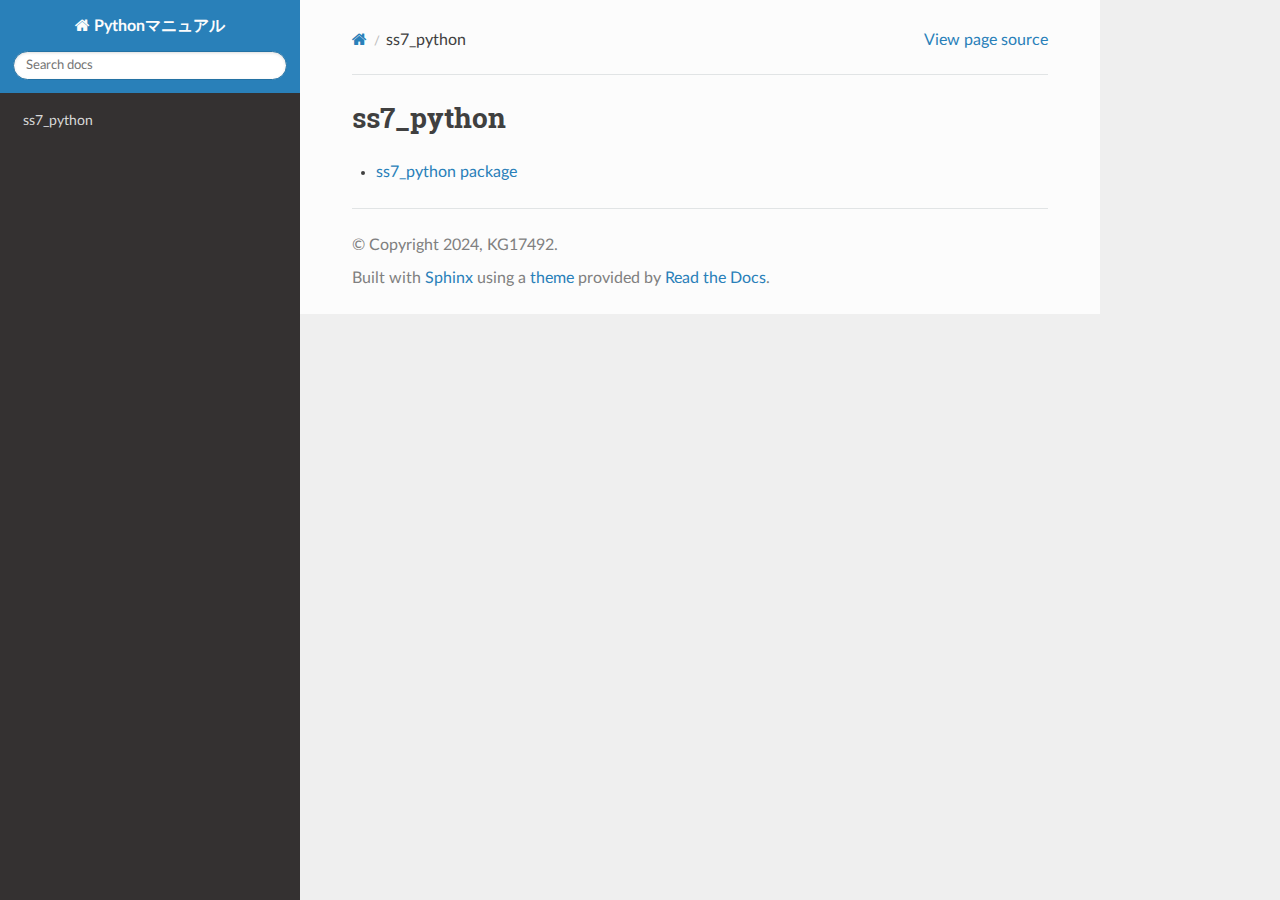
<file: docs/index.rst.html>
<!DOCTYPE html>
<html class="writer-html5" lang="ja" data-content_root="./">
<head>
  <meta charset="utf-8" /><meta name="viewport" content="width=device-width, initial-scale=1" />

  <meta name="viewport" content="width=device-width, initial-scale=1.0" />
  <title>ss7_python &mdash; Pythonマニュアル 1.0 ドキュメント</title>
      <link rel="stylesheet" type="text/css" href="_static/pygments.css?v=80d5e7a1" />
      <link rel="stylesheet" type="text/css" href="_static/css/theme.css?v=19f00094" />

  
  <!--[if lt IE 9]>
    <script src="_static/js/html5shiv.min.js"></script>
  <![endif]-->
  
        <script src="_static/jquery.js?v=5d32c60e"></script>
        <script src="_static/_sphinx_javascript_frameworks_compat.js?v=2cd50e6c"></script>
        <script src="_static/documentation_options.js?v=6bbe880f"></script>
        <script src="_static/doctools.js?v=888ff710"></script>
        <script src="_static/sphinx_highlight.js?v=dc90522c"></script>
        <script src="_static/translations.js?v=4dbe4bdc"></script>
    <script src="_static/js/theme.js"></script>
    <link rel="index" title="索引" href="genindex.html" />
    <link rel="search" title="検索" href="search.html" /> 
</head>

<body class="wy-body-for-nav"> 
  <div class="wy-grid-for-nav">
    <nav data-toggle="wy-nav-shift" class="wy-nav-side">
      <div class="wy-side-scroll">
        <div class="wy-side-nav-search" >

          
          
          <a href="index.html" class="icon icon-home">
            Pythonマニュアル
          </a>
<div role="search">
  <form id="rtd-search-form" class="wy-form" action="search.html" method="get">
    <input type="text" name="q" placeholder="Search docs" aria-label="Search docs" />
    <input type="hidden" name="check_keywords" value="yes" />
    <input type="hidden" name="area" value="default" />
  </form>
</div>
        </div><div class="wy-menu wy-menu-vertical" data-spy="affix" role="navigation" aria-label="Navigation menu">
              <!-- Local TOC -->
              <div class="local-toc"><ul>
<li><a class="reference internal" href="#">ss7_python</a></li>
</ul>
</div>
        </div>
      </div>
    </nav>

    <section data-toggle="wy-nav-shift" class="wy-nav-content-wrap"><nav class="wy-nav-top" aria-label="Mobile navigation menu" >
          <i data-toggle="wy-nav-top" class="fa fa-bars"></i>
          <a href="index.html">Pythonマニュアル</a>
      </nav>

      <div class="wy-nav-content">
        <div class="rst-content">
          <div role="navigation" aria-label="Page navigation">
  <ul class="wy-breadcrumbs">
      <li><a href="index.html" class="icon icon-home" aria-label="Home"></a></li>
      <li class="breadcrumb-item active">ss7_python</li>
      <li class="wy-breadcrumbs-aside">
            <a href="_sources/index.rst.rst.txt" rel="nofollow"> View page source</a>
      </li>
  </ul>
  <hr/>
</div>
          <div role="main" class="document" itemscope="itemscope" itemtype="http://schema.org/Article">
           <div itemprop="articleBody">
             
  <section id="ss7-python">
<h1>ss7_python<a class="headerlink" href="#ss7-python" title="Link to this heading"></a></h1>
<div class="toctree-wrapper compound">
<ul>
<li class="toctree-l1"><a class="reference internal" href="ss7_python.html">ss7_python package</a></li>
</ul>
</div>
</section>


           </div>
          </div>
          <footer>

  <hr/>

  <div role="contentinfo">
    <p>&#169; Copyright 2024, KG17492.</p>
  </div>

  Built with <a href="https://www.sphinx-doc.org/">Sphinx</a> using a
    <a href="https://github.com/readthedocs/sphinx_rtd_theme">theme</a>
    provided by <a href="https://readthedocs.org">Read the Docs</a>.
   

</footer>
        </div>
      </div>
    </section>
  </div>
  <script>
      jQuery(function () {
          SphinxRtdTheme.Navigation.enable(true);
      });
  </script> 

</body>
</html>
</file>
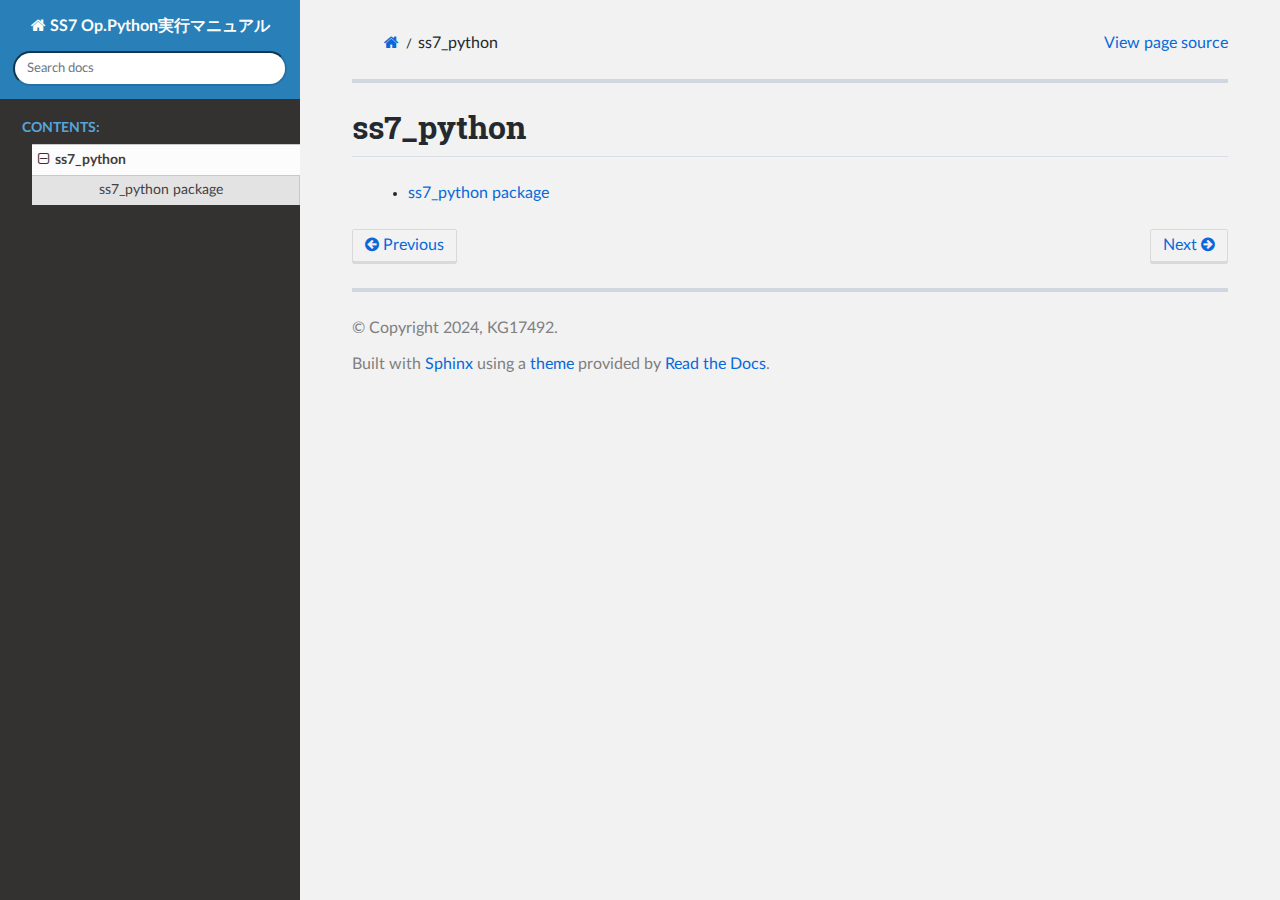
<file: docs/modules.html>
<!DOCTYPE html>
<html class="writer-html5" lang="ja" data-content_root="./">
<head>
  <meta charset="utf-8" /><meta name="viewport" content="width=device-width, initial-scale=1" />

  <meta name="viewport" content="width=device-width, initial-scale=1.0" />
  <title>ss7_python &mdash; SS7 Op.Python実行マニュアル 1.0 ドキュメント</title>
      <link rel="stylesheet" type="text/css" href="_static/pygments.css?v=80d5e7a1" />
      <link rel="stylesheet" type="text/css" href="_static/css/mytheme.css?v=dd0aba51" />

  
    <link rel="shortcut icon" href="_static/favicon.ico"/>
  <!--[if lt IE 9]>
    <script src="_static/js/html5shiv.min.js"></script>
  <![endif]-->
  
        <script src="_static/jquery.js?v=5d32c60e"></script>
        <script src="_static/_sphinx_javascript_frameworks_compat.js?v=2cd50e6c"></script>
        <script src="_static/documentation_options.js?v=6bbe880f"></script>
        <script src="_static/doctools.js?v=9a2dae69"></script>
        <script src="_static/sphinx_highlight.js?v=dc90522c"></script>
        <script src="_static/translations.js?v=4dbe4bdc"></script>
    <script src="_static/js/theme.js"></script>
    <link rel="index" title="索引" href="genindex.html" />
    <link rel="search" title="検索" href="search.html" />
    <link rel="next" title="ss7_python package" href="ss7_python.html" />
    <link rel="prev" title="検索" href="index.html" /> 
</head>

<body class="wy-body-for-nav"> 
  <div class="wy-grid-for-nav">
    <nav data-toggle="wy-nav-shift" class="wy-nav-side">
      <div class="wy-side-scroll">
        <div class="wy-side-nav-search" >

          
          
          <a href="index.html" class="icon icon-home">
            SS7 Op.Python実行マニュアル
          </a>
<div role="search">
  <form id="rtd-search-form" class="wy-form" action="search.html" method="get">
    <input type="text" name="q" placeholder="Search docs" aria-label="Search docs" />
    <input type="hidden" name="check_keywords" value="yes" />
    <input type="hidden" name="area" value="default" />
  </form>
</div>
        </div><div class="wy-menu wy-menu-vertical" data-spy="affix" role="navigation" aria-label="Navigation menu">
              <p class="caption" role="heading"><span class="caption-text">Contents:</span></p>
<ul class="current">
<li class="toctree-l1 current"><a class="current reference internal" href="#">ss7_python</a><ul>
<li class="toctree-l2"><a class="reference internal" href="ss7_python.html">ss7_python package</a></li>
</ul>
</li>
</ul>

        </div>
      </div>
    </nav>

    <section data-toggle="wy-nav-shift" class="wy-nav-content-wrap"><nav class="wy-nav-top" aria-label="Mobile navigation menu" >
          <i data-toggle="wy-nav-top" class="fa fa-bars"></i>
          <a href="index.html">SS7 Op.Python実行マニュアル</a>
      </nav>

      <div class="wy-nav-content">
        <div class="rst-content">
          <div role="navigation" aria-label="Page navigation">
  <ul class="wy-breadcrumbs">
      <li><a href="index.html" class="icon icon-home" aria-label="Home"></a></li>
      <li class="breadcrumb-item active">ss7_python</li>
      <li class="wy-breadcrumbs-aside">
            <a href="_sources/modules.rst.txt" rel="nofollow"> View page source</a>
      </li>
  </ul>
  <hr/>
</div>
          <div role="main" class="document" itemscope="itemscope" itemtype="http://schema.org/Article">
           <div itemprop="articleBody">
             
  <section id="ss7-python">
<h1>ss7_python<a class="headerlink" href="#ss7-python" title="Link to this heading"></a></h1>
<div class="toctree-wrapper compound">
<ul>
<li class="toctree-l1"><a class="reference internal" href="ss7_python.html">ss7_python package</a></li>
</ul>
</div>
</section>


           </div>
          </div>
          <footer><div class="rst-footer-buttons" role="navigation" aria-label="Footer">
        <a href="index.html" class="btn btn-neutral float-left" title="検索" accesskey="p" rel="prev"><span class="fa fa-arrow-circle-left" aria-hidden="true"></span> Previous</a>
        <a href="ss7_python.html" class="btn btn-neutral float-right" title="ss7_python package" accesskey="n" rel="next">Next <span class="fa fa-arrow-circle-right" aria-hidden="true"></span></a>
    </div>

  <hr/>

  <div role="contentinfo">
    <p>&#169; Copyright 2024, KG17492.</p>
  </div>

  Built with <a href="https://www.sphinx-doc.org/">Sphinx</a> using a
    <a href="https://github.com/readthedocs/sphinx_rtd_theme">theme</a>
    provided by <a href="https://readthedocs.org">Read the Docs</a>.
   

</footer>
        </div>
      </div>
    </section>
  </div>
  <script>
      jQuery(function () {
          SphinxRtdTheme.Navigation.enable(true);
      });
  </script> 

</body>
</html>
</file>
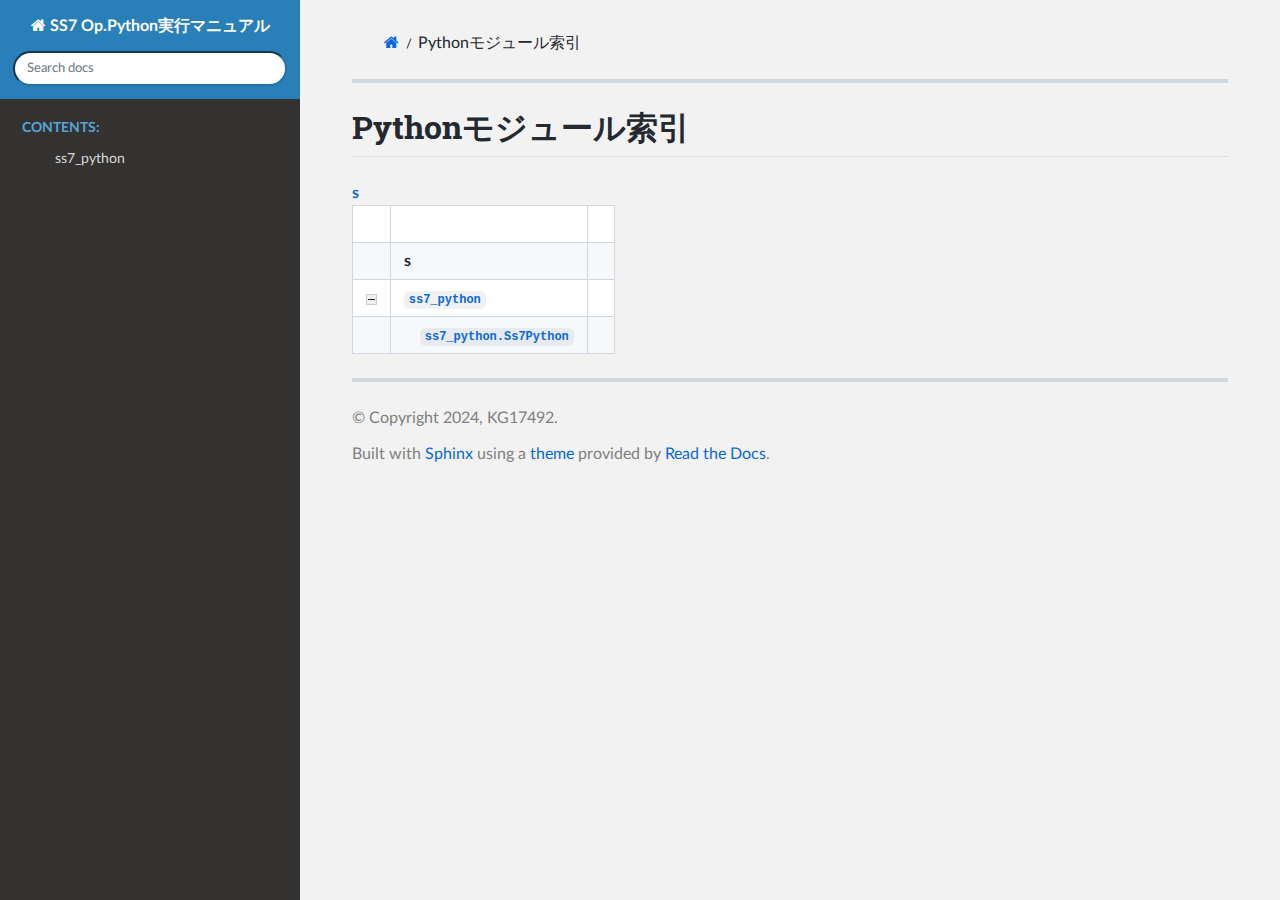
<file: docs/py-modindex.html>
<!DOCTYPE html>
<html class="writer-html5" lang="ja" data-content_root="./">
<head>
  <meta charset="utf-8" />
  <meta name="viewport" content="width=device-width, initial-scale=1.0" />
  <title>Pythonモジュール索引 &mdash; SS7 Op.Python実行マニュアル 1.0 ドキュメント</title>
      <link rel="stylesheet" type="text/css" href="_static/pygments.css?v=80d5e7a1" />
      <link rel="stylesheet" type="text/css" href="_static/css/mytheme.css?v=dd0aba51" />

  
    <link rel="shortcut icon" href="_static/favicon.ico"/>
  <!--[if lt IE 9]>
    <script src="_static/js/html5shiv.min.js"></script>
  <![endif]-->
  
        <script src="_static/jquery.js?v=5d32c60e"></script>
        <script src="_static/_sphinx_javascript_frameworks_compat.js?v=2cd50e6c"></script>
        <script src="_static/documentation_options.js?v=6bbe880f"></script>
        <script src="_static/doctools.js?v=9a2dae69"></script>
        <script src="_static/sphinx_highlight.js?v=dc90522c"></script>
        <script src="_static/translations.js?v=4dbe4bdc"></script>
    <script src="_static/js/theme.js"></script>
    <link rel="index" title="索引" href="genindex.html" />
    <link rel="search" title="検索" href="search.html" />
 


</head>

<body class="wy-body-for-nav"> 
  <div class="wy-grid-for-nav">
    <nav data-toggle="wy-nav-shift" class="wy-nav-side">
      <div class="wy-side-scroll">
        <div class="wy-side-nav-search" >

          
          
          <a href="index.html" class="icon icon-home">
            SS7 Op.Python実行マニュアル
          </a>
<div role="search">
  <form id="rtd-search-form" class="wy-form" action="search.html" method="get">
    <input type="text" name="q" placeholder="Search docs" aria-label="Search docs" />
    <input type="hidden" name="check_keywords" value="yes" />
    <input type="hidden" name="area" value="default" />
  </form>
</div>
        </div><div class="wy-menu wy-menu-vertical" data-spy="affix" role="navigation" aria-label="Navigation menu">
              <p class="caption" role="heading"><span class="caption-text">Contents:</span></p>
<ul>
<li class="toctree-l1"><a class="reference internal" href="modules.html">ss7_python</a></li>
</ul>

        </div>
      </div>
    </nav>

    <section data-toggle="wy-nav-shift" class="wy-nav-content-wrap"><nav class="wy-nav-top" aria-label="Mobile navigation menu" >
          <i data-toggle="wy-nav-top" class="fa fa-bars"></i>
          <a href="index.html">SS7 Op.Python実行マニュアル</a>
      </nav>

      <div class="wy-nav-content">
        <div class="rst-content">
          <div role="navigation" aria-label="Page navigation">
  <ul class="wy-breadcrumbs">
      <li><a href="index.html" class="icon icon-home" aria-label="Home"></a></li>
      <li class="breadcrumb-item active">Pythonモジュール索引</li>
      <li class="wy-breadcrumbs-aside">
      </li>
  </ul>
  <hr/>
</div>
          <div role="main" class="document" itemscope="itemscope" itemtype="http://schema.org/Article">
           <div itemprop="articleBody">
             

   <h1>Pythonモジュール索引</h1>

   <div class="modindex-jumpbox">
   <a href="#cap-s"><strong>s</strong></a>
   </div>

   <table class="indextable modindextable">
     <tr class="pcap"><td></td><td>&#160;</td><td></td></tr>
     <tr class="cap" id="cap-s"><td></td><td>
       <strong>s</strong></td><td></td></tr>
     <tr>
       <td><img src="_static/minus.png" class="toggler"
              id="toggle-1" style="display: none" alt="-" /></td>
       <td>
       <a href="ss7_python.html#module-ss7_python"><code class="xref">ss7_python</code></a></td><td>
       <em></em></td></tr>
     <tr class="cg-1">
       <td></td>
       <td>&#160;&#160;&#160;
       <a href="ss7_python.html#module-ss7_python.Ss7Python"><code class="xref">ss7_python.Ss7Python</code></a></td><td>
       <em></em></td></tr>
   </table>


           </div>
          </div>
          <footer>

  <hr/>

  <div role="contentinfo">
    <p>&#169; Copyright 2024, KG17492.</p>
  </div>

  Built with <a href="https://www.sphinx-doc.org/">Sphinx</a> using a
    <a href="https://github.com/readthedocs/sphinx_rtd_theme">theme</a>
    provided by <a href="https://readthedocs.org">Read the Docs</a>.
   

</footer>
        </div>
      </div>
    </section>
  </div>
  <script>
      jQuery(function () {
          SphinxRtdTheme.Navigation.enable(true);
      });
  </script> 

</body>
</html>
</file>
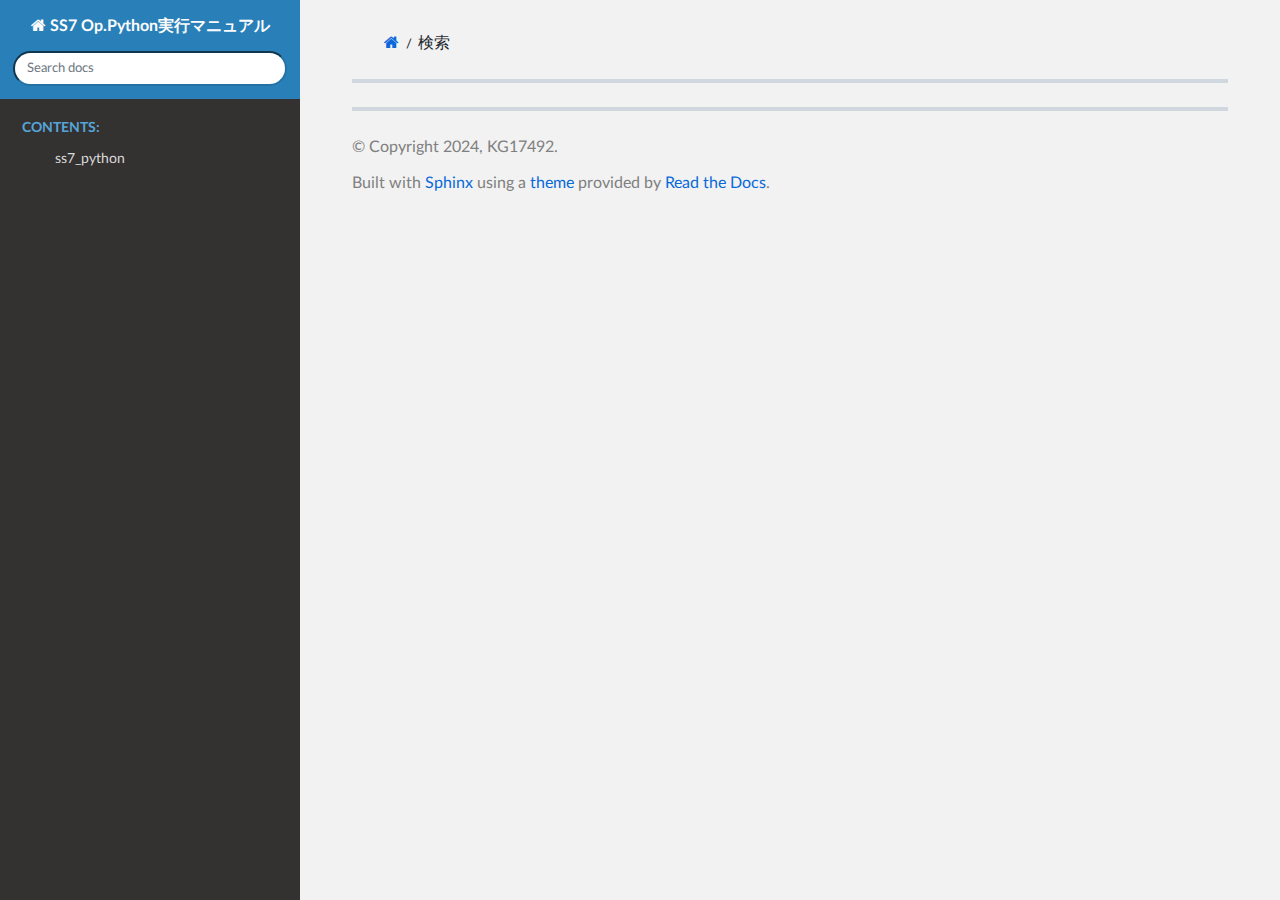
<file: docs/search.html>
<!DOCTYPE html>
<html class="writer-html5" lang="ja" data-content_root="./">
<head>
  <meta charset="utf-8" />
  <meta name="viewport" content="width=device-width, initial-scale=1.0" />
  <title>検索 &mdash; SS7 Op.Python実行マニュアル 1.0 ドキュメント</title>
      <link rel="stylesheet" type="text/css" href="_static/pygments.css?v=80d5e7a1" />
      <link rel="stylesheet" type="text/css" href="_static/css/mytheme.css?v=dd0aba51" />

  
    <link rel="shortcut icon" href="_static/favicon.ico"/>
    
  <!--[if lt IE 9]>
    <script src="_static/js/html5shiv.min.js"></script>
  <![endif]-->
  
        <script src="_static/jquery.js?v=5d32c60e"></script>
        <script src="_static/_sphinx_javascript_frameworks_compat.js?v=2cd50e6c"></script>
        <script src="_static/documentation_options.js?v=6bbe880f"></script>
        <script src="_static/doctools.js?v=9a2dae69"></script>
        <script src="_static/sphinx_highlight.js?v=dc90522c"></script>
        <script src="_static/translations.js?v=4dbe4bdc"></script>
    <script src="_static/js/theme.js"></script>
    <script src="_static/searchtools.js"></script>
    <script src="_static/language_data.js"></script>
    <link rel="index" title="索引" href="genindex.html" />
    <link rel="search" title="検索" href="#" /> 
</head>

<body class="wy-body-for-nav"> 
  <div class="wy-grid-for-nav">
    <nav data-toggle="wy-nav-shift" class="wy-nav-side">
      <div class="wy-side-scroll">
        <div class="wy-side-nav-search" >

          
          
          <a href="index.html" class="icon icon-home">
            SS7 Op.Python実行マニュアル
          </a>
<div role="search">
  <form id="rtd-search-form" class="wy-form" action="#" method="get">
    <input type="text" name="q" placeholder="Search docs" aria-label="Search docs" />
    <input type="hidden" name="check_keywords" value="yes" />
    <input type="hidden" name="area" value="default" />
  </form>
</div>
        </div><div class="wy-menu wy-menu-vertical" data-spy="affix" role="navigation" aria-label="Navigation menu">
              <p class="caption" role="heading"><span class="caption-text">Contents:</span></p>
<ul>
<li class="toctree-l1"><a class="reference internal" href="modules.html">ss7_python</a></li>
</ul>

        </div>
      </div>
    </nav>

    <section data-toggle="wy-nav-shift" class="wy-nav-content-wrap"><nav class="wy-nav-top" aria-label="Mobile navigation menu" >
          <i data-toggle="wy-nav-top" class="fa fa-bars"></i>
          <a href="index.html">SS7 Op.Python実行マニュアル</a>
      </nav>

      <div class="wy-nav-content">
        <div class="rst-content">
          <div role="navigation" aria-label="Page navigation">
  <ul class="wy-breadcrumbs">
      <li><a href="index.html" class="icon icon-home" aria-label="Home"></a></li>
      <li class="breadcrumb-item active">検索</li>
      <li class="wy-breadcrumbs-aside">
      </li>
  </ul>
  <hr/>
</div>
          <div role="main" class="document" itemscope="itemscope" itemtype="http://schema.org/Article">
           <div itemprop="articleBody">
             
  <noscript>
  <div id="fallback" class="admonition warning">
    <p class="last">
      Please activate JavaScript to enable the search functionality.
    </p>
  </div>
  </noscript>

  
  <div id="search-results">
  
  </div>

           </div>
          </div>
          <footer>

  <hr/>

  <div role="contentinfo">
    <p>&#169; Copyright 2024, KG17492.</p>
  </div>

  Built with <a href="https://www.sphinx-doc.org/">Sphinx</a> using a
    <a href="https://github.com/readthedocs/sphinx_rtd_theme">theme</a>
    provided by <a href="https://readthedocs.org">Read the Docs</a>.
   

</footer>
        </div>
      </div>
    </section>
  </div>
  <script>
      jQuery(function () {
          SphinxRtdTheme.Navigation.enable(true);
      });
  </script>
  <script>
    jQuery(function() { Search.loadIndex("searchindex.js"); });
  </script>
  
  <script id="searchindexloader"></script>
   


</body>
</html>
</file>
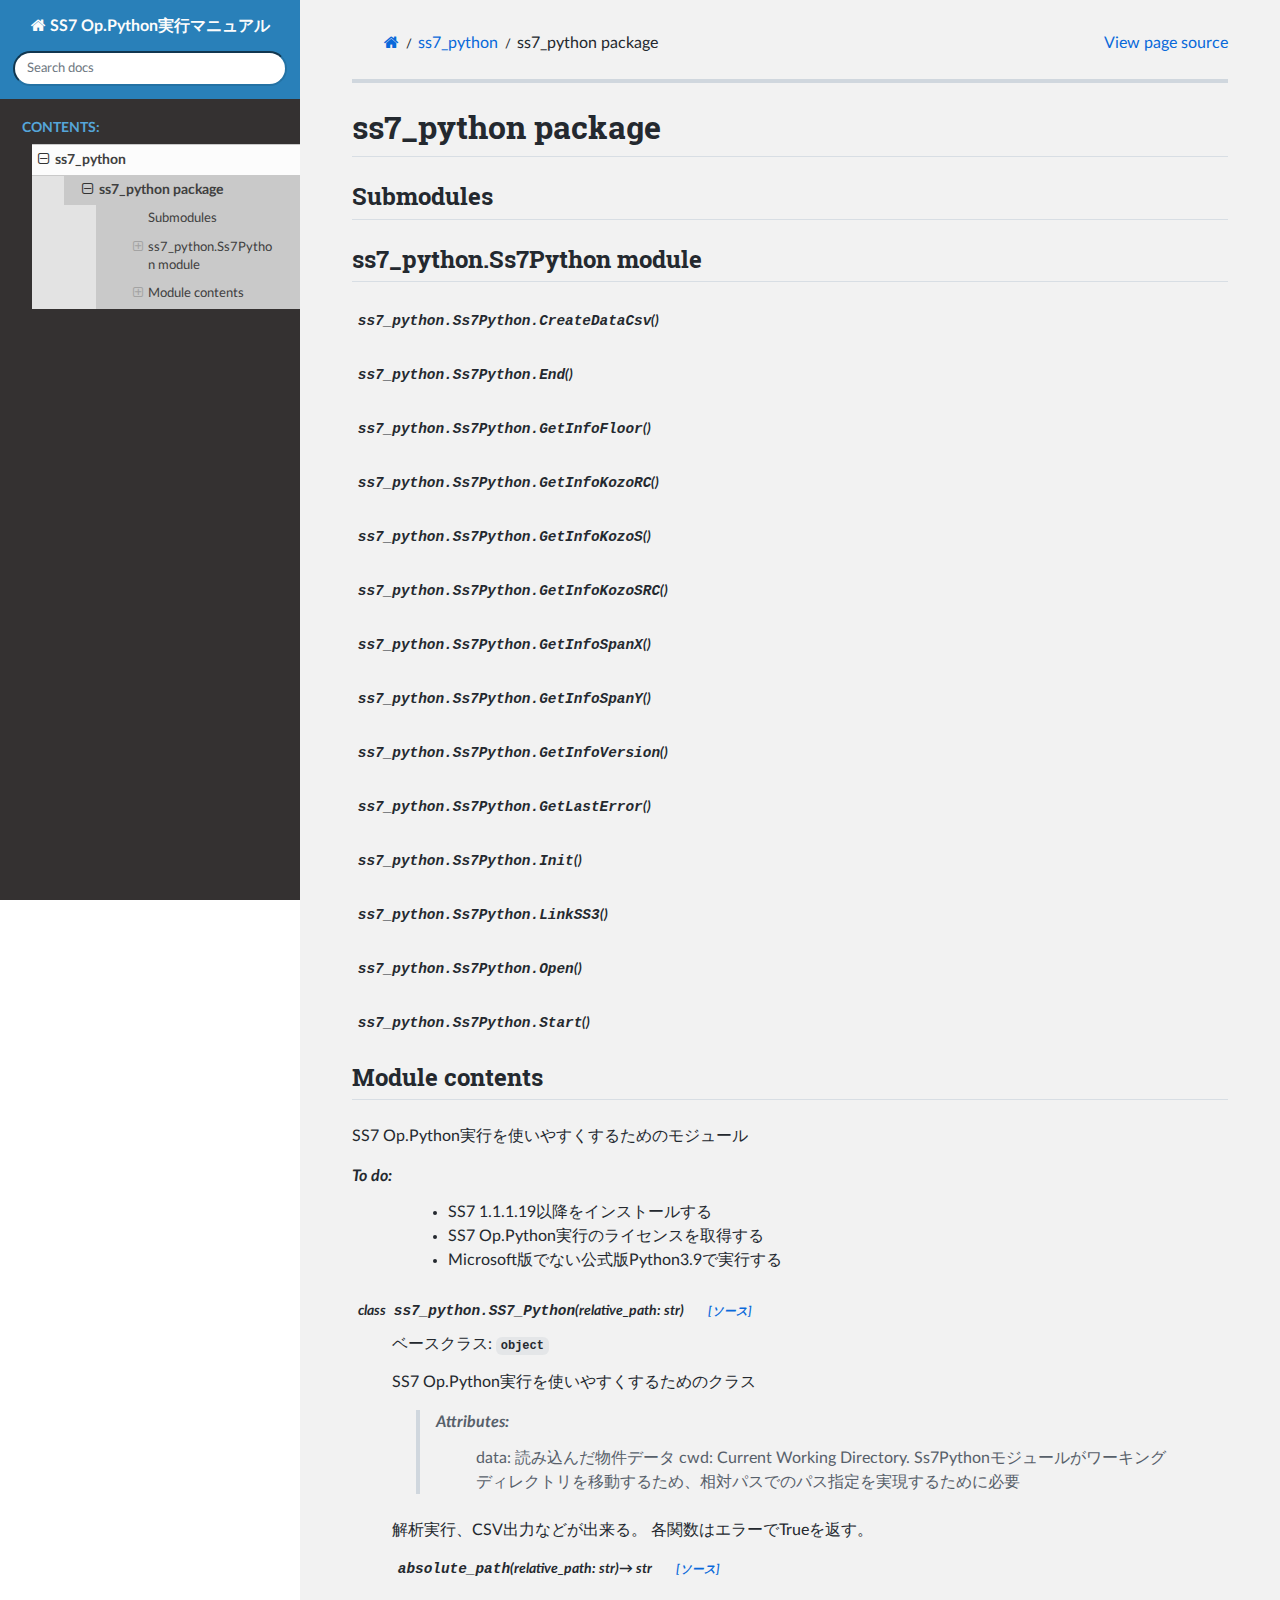
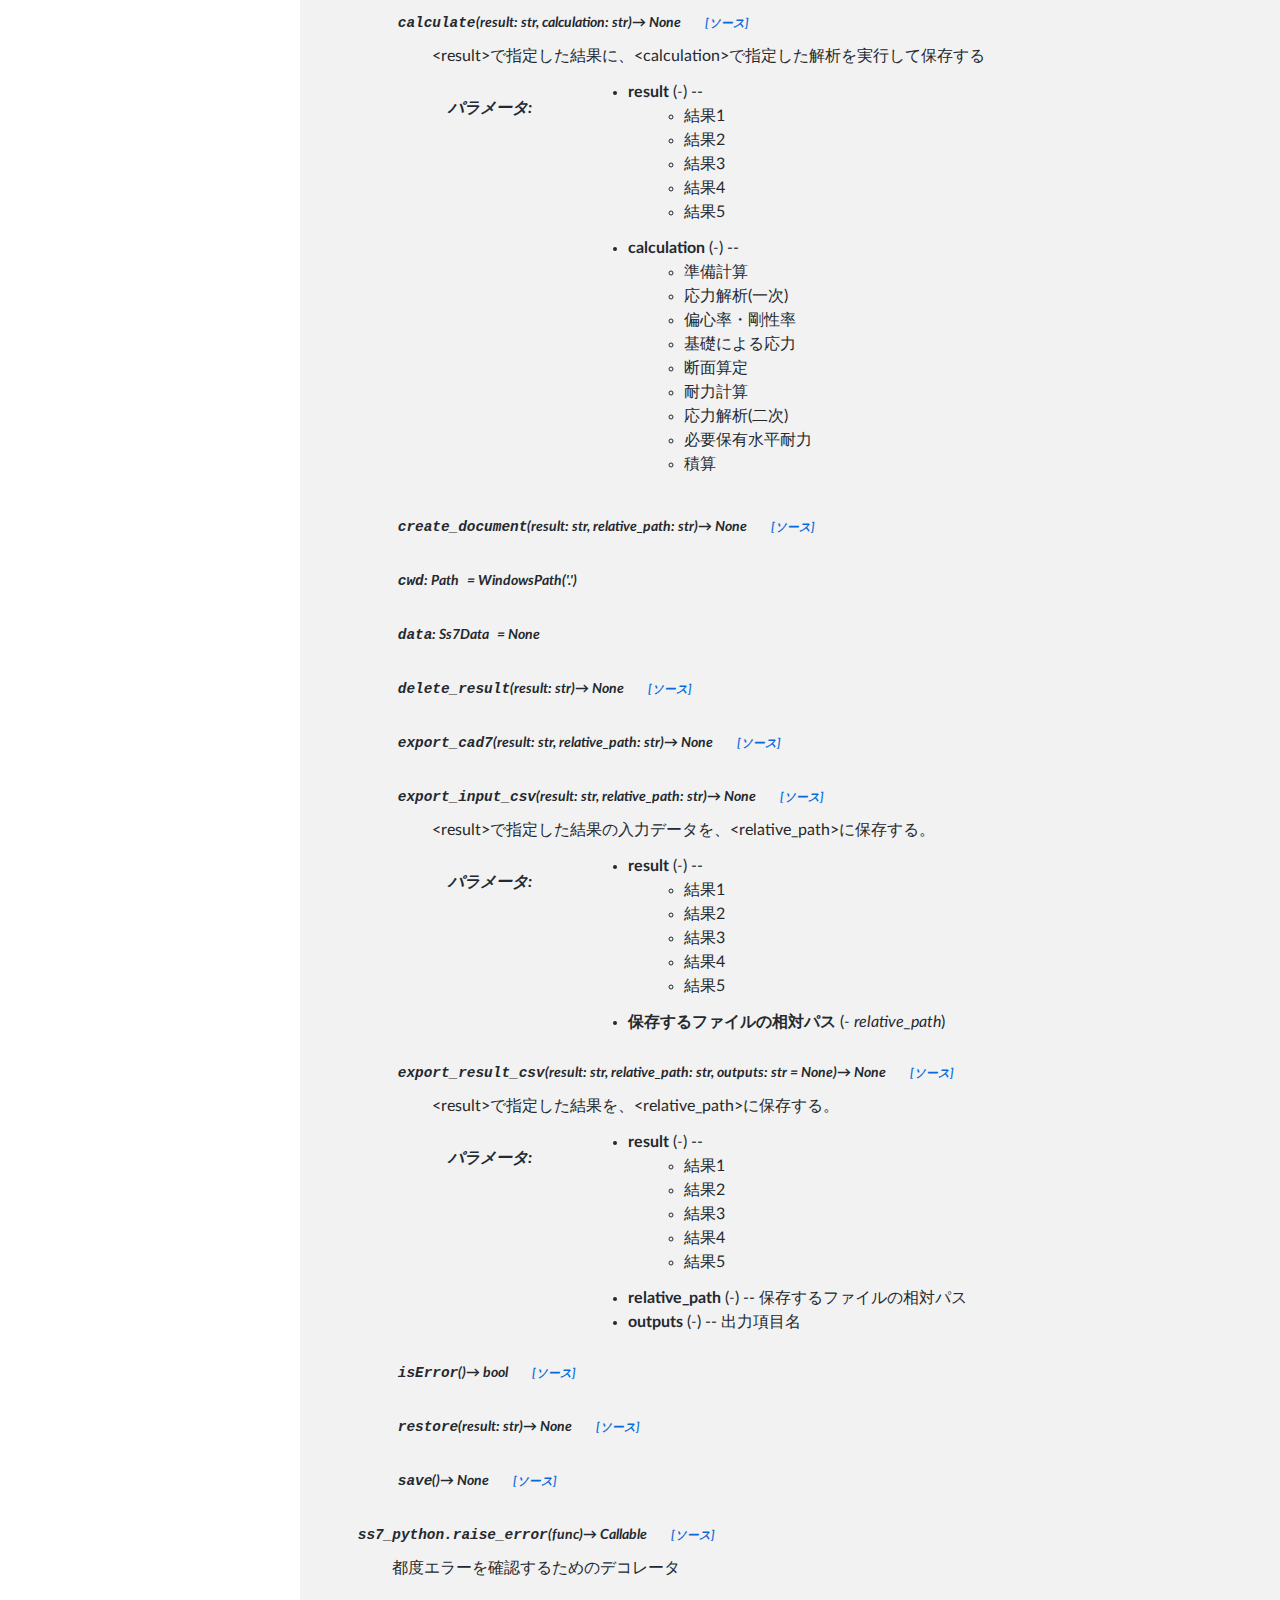
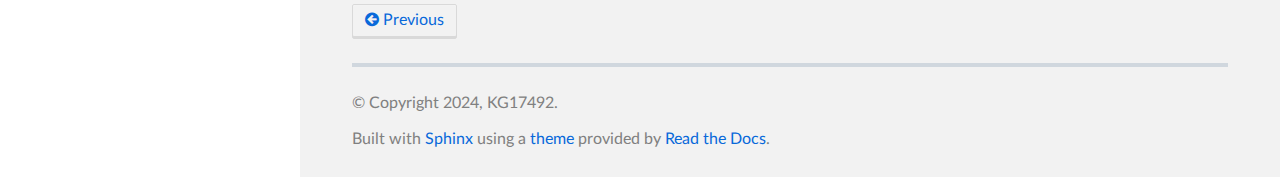
<file: docs/ss7_python.html>
<!DOCTYPE html>
<html class="writer-html5" lang="ja" data-content_root="./">
<head>
  <meta charset="utf-8" /><meta name="viewport" content="width=device-width, initial-scale=1" />

  <meta name="viewport" content="width=device-width, initial-scale=1.0" />
  <title>ss7_python package &mdash; SS7 Op.Python実行マニュアル 1.0 ドキュメント</title>
      <link rel="stylesheet" type="text/css" href="_static/pygments.css?v=80d5e7a1" />
      <link rel="stylesheet" type="text/css" href="_static/css/mytheme.css?v=dd0aba51" />

  
    <link rel="shortcut icon" href="_static/favicon.ico"/>
  <!--[if lt IE 9]>
    <script src="_static/js/html5shiv.min.js"></script>
  <![endif]-->
  
        <script src="_static/jquery.js?v=5d32c60e"></script>
        <script src="_static/_sphinx_javascript_frameworks_compat.js?v=2cd50e6c"></script>
        <script src="_static/documentation_options.js?v=6bbe880f"></script>
        <script src="_static/doctools.js?v=9a2dae69"></script>
        <script src="_static/sphinx_highlight.js?v=dc90522c"></script>
        <script src="_static/translations.js?v=4dbe4bdc"></script>
    <script src="_static/js/theme.js"></script>
    <link rel="index" title="索引" href="genindex.html" />
    <link rel="search" title="検索" href="search.html" />
    <link rel="prev" title="ss7_python" href="modules.html" /> 
</head>

<body class="wy-body-for-nav"> 
  <div class="wy-grid-for-nav">
    <nav data-toggle="wy-nav-shift" class="wy-nav-side">
      <div class="wy-side-scroll">
        <div class="wy-side-nav-search" >

          
          
          <a href="index.html" class="icon icon-home">
            SS7 Op.Python実行マニュアル
          </a>
<div role="search">
  <form id="rtd-search-form" class="wy-form" action="search.html" method="get">
    <input type="text" name="q" placeholder="Search docs" aria-label="Search docs" />
    <input type="hidden" name="check_keywords" value="yes" />
    <input type="hidden" name="area" value="default" />
  </form>
</div>
        </div><div class="wy-menu wy-menu-vertical" data-spy="affix" role="navigation" aria-label="Navigation menu">
              <p class="caption" role="heading"><span class="caption-text">Contents:</span></p>
<ul class="current">
<li class="toctree-l1 current"><a class="reference internal" href="modules.html">ss7_python</a><ul class="current">
<li class="toctree-l2 current"><a class="current reference internal" href="#">ss7_python package</a><ul>
<li class="toctree-l3"><a class="reference internal" href="#submodules">Submodules</a></li>
<li class="toctree-l3"><a class="reference internal" href="#module-ss7_python.Ss7Python">ss7_python.Ss7Python module</a><ul>
<li class="toctree-l4"><a class="reference internal" href="#ss7_python.Ss7Python.CreateDataCsv"><code class="docutils literal notranslate"><span class="pre">CreateDataCsv()</span></code></a></li>
<li class="toctree-l4"><a class="reference internal" href="#ss7_python.Ss7Python.End"><code class="docutils literal notranslate"><span class="pre">End()</span></code></a></li>
<li class="toctree-l4"><a class="reference internal" href="#ss7_python.Ss7Python.GetInfoFloor"><code class="docutils literal notranslate"><span class="pre">GetInfoFloor()</span></code></a></li>
<li class="toctree-l4"><a class="reference internal" href="#ss7_python.Ss7Python.GetInfoKozoRC"><code class="docutils literal notranslate"><span class="pre">GetInfoKozoRC()</span></code></a></li>
<li class="toctree-l4"><a class="reference internal" href="#ss7_python.Ss7Python.GetInfoKozoS"><code class="docutils literal notranslate"><span class="pre">GetInfoKozoS()</span></code></a></li>
<li class="toctree-l4"><a class="reference internal" href="#ss7_python.Ss7Python.GetInfoKozoSRC"><code class="docutils literal notranslate"><span class="pre">GetInfoKozoSRC()</span></code></a></li>
<li class="toctree-l4"><a class="reference internal" href="#ss7_python.Ss7Python.GetInfoSpanX"><code class="docutils literal notranslate"><span class="pre">GetInfoSpanX()</span></code></a></li>
<li class="toctree-l4"><a class="reference internal" href="#ss7_python.Ss7Python.GetInfoSpanY"><code class="docutils literal notranslate"><span class="pre">GetInfoSpanY()</span></code></a></li>
<li class="toctree-l4"><a class="reference internal" href="#ss7_python.Ss7Python.GetInfoVersion"><code class="docutils literal notranslate"><span class="pre">GetInfoVersion()</span></code></a></li>
<li class="toctree-l4"><a class="reference internal" href="#ss7_python.Ss7Python.GetLastError"><code class="docutils literal notranslate"><span class="pre">GetLastError()</span></code></a></li>
<li class="toctree-l4"><a class="reference internal" href="#ss7_python.Ss7Python.Init"><code class="docutils literal notranslate"><span class="pre">Init()</span></code></a></li>
<li class="toctree-l4"><a class="reference internal" href="#ss7_python.Ss7Python.LinkSS3"><code class="docutils literal notranslate"><span class="pre">LinkSS3()</span></code></a></li>
<li class="toctree-l4"><a class="reference internal" href="#ss7_python.Ss7Python.Open"><code class="docutils literal notranslate"><span class="pre">Open()</span></code></a></li>
<li class="toctree-l4"><a class="reference internal" href="#ss7_python.Ss7Python.Start"><code class="docutils literal notranslate"><span class="pre">Start()</span></code></a></li>
</ul>
</li>
<li class="toctree-l3"><a class="reference internal" href="#module-ss7_python">Module contents</a><ul>
<li class="toctree-l4"><a class="reference internal" href="#ss7_python.SS7_Python"><code class="docutils literal notranslate"><span class="pre">SS7_Python</span></code></a></li>
<li class="toctree-l4"><a class="reference internal" href="#ss7_python.raise_error"><code class="docutils literal notranslate"><span class="pre">raise_error()</span></code></a></li>
</ul>
</li>
</ul>
</li>
</ul>
</li>
</ul>

        </div>
      </div>
    </nav>

    <section data-toggle="wy-nav-shift" class="wy-nav-content-wrap"><nav class="wy-nav-top" aria-label="Mobile navigation menu" >
          <i data-toggle="wy-nav-top" class="fa fa-bars"></i>
          <a href="index.html">SS7 Op.Python実行マニュアル</a>
      </nav>

      <div class="wy-nav-content">
        <div class="rst-content">
          <div role="navigation" aria-label="Page navigation">
  <ul class="wy-breadcrumbs">
      <li><a href="index.html" class="icon icon-home" aria-label="Home"></a></li>
          <li class="breadcrumb-item"><a href="modules.html">ss7_python</a></li>
      <li class="breadcrumb-item active">ss7_python package</li>
      <li class="wy-breadcrumbs-aside">
            <a href="_sources/ss7_python.rst.txt" rel="nofollow"> View page source</a>
      </li>
  </ul>
  <hr/>
</div>
          <div role="main" class="document" itemscope="itemscope" itemtype="http://schema.org/Article">
           <div itemprop="articleBody">
             
  <section id="ss7-python-package">
<h1>ss7_python package<a class="headerlink" href="#ss7-python-package" title="Link to this heading"></a></h1>
<section id="submodules">
<h2>Submodules<a class="headerlink" href="#submodules" title="Link to this heading"></a></h2>
</section>
<section id="module-ss7_python.Ss7Python">
<span id="ss7-python-ss7python-module"></span><h2>ss7_python.Ss7Python module<a class="headerlink" href="#module-ss7_python.Ss7Python" title="Link to this heading"></a></h2>
<dl class="py function">
<dt class="sig sig-object py" id="ss7_python.Ss7Python.CreateDataCsv">
<span class="sig-prename descclassname"><span class="pre">ss7_python.Ss7Python.</span></span><span class="sig-name descname"><span class="pre">CreateDataCsv</span></span><span class="sig-paren">(</span><span class="sig-paren">)</span><a class="headerlink" href="#ss7_python.Ss7Python.CreateDataCsv" title="Link to this definition"></a></dt>
<dd></dd></dl>

<dl class="py function">
<dt class="sig sig-object py" id="ss7_python.Ss7Python.End">
<span class="sig-prename descclassname"><span class="pre">ss7_python.Ss7Python.</span></span><span class="sig-name descname"><span class="pre">End</span></span><span class="sig-paren">(</span><span class="sig-paren">)</span><a class="headerlink" href="#ss7_python.Ss7Python.End" title="Link to this definition"></a></dt>
<dd></dd></dl>

<dl class="py function">
<dt class="sig sig-object py" id="ss7_python.Ss7Python.GetInfoFloor">
<span class="sig-prename descclassname"><span class="pre">ss7_python.Ss7Python.</span></span><span class="sig-name descname"><span class="pre">GetInfoFloor</span></span><span class="sig-paren">(</span><span class="sig-paren">)</span><a class="headerlink" href="#ss7_python.Ss7Python.GetInfoFloor" title="Link to this definition"></a></dt>
<dd></dd></dl>

<dl class="py function">
<dt class="sig sig-object py" id="ss7_python.Ss7Python.GetInfoKozoRC">
<span class="sig-prename descclassname"><span class="pre">ss7_python.Ss7Python.</span></span><span class="sig-name descname"><span class="pre">GetInfoKozoRC</span></span><span class="sig-paren">(</span><span class="sig-paren">)</span><a class="headerlink" href="#ss7_python.Ss7Python.GetInfoKozoRC" title="Link to this definition"></a></dt>
<dd></dd></dl>

<dl class="py function">
<dt class="sig sig-object py" id="ss7_python.Ss7Python.GetInfoKozoS">
<span class="sig-prename descclassname"><span class="pre">ss7_python.Ss7Python.</span></span><span class="sig-name descname"><span class="pre">GetInfoKozoS</span></span><span class="sig-paren">(</span><span class="sig-paren">)</span><a class="headerlink" href="#ss7_python.Ss7Python.GetInfoKozoS" title="Link to this definition"></a></dt>
<dd></dd></dl>

<dl class="py function">
<dt class="sig sig-object py" id="ss7_python.Ss7Python.GetInfoKozoSRC">
<span class="sig-prename descclassname"><span class="pre">ss7_python.Ss7Python.</span></span><span class="sig-name descname"><span class="pre">GetInfoKozoSRC</span></span><span class="sig-paren">(</span><span class="sig-paren">)</span><a class="headerlink" href="#ss7_python.Ss7Python.GetInfoKozoSRC" title="Link to this definition"></a></dt>
<dd></dd></dl>

<dl class="py function">
<dt class="sig sig-object py" id="ss7_python.Ss7Python.GetInfoSpanX">
<span class="sig-prename descclassname"><span class="pre">ss7_python.Ss7Python.</span></span><span class="sig-name descname"><span class="pre">GetInfoSpanX</span></span><span class="sig-paren">(</span><span class="sig-paren">)</span><a class="headerlink" href="#ss7_python.Ss7Python.GetInfoSpanX" title="Link to this definition"></a></dt>
<dd></dd></dl>

<dl class="py function">
<dt class="sig sig-object py" id="ss7_python.Ss7Python.GetInfoSpanY">
<span class="sig-prename descclassname"><span class="pre">ss7_python.Ss7Python.</span></span><span class="sig-name descname"><span class="pre">GetInfoSpanY</span></span><span class="sig-paren">(</span><span class="sig-paren">)</span><a class="headerlink" href="#ss7_python.Ss7Python.GetInfoSpanY" title="Link to this definition"></a></dt>
<dd></dd></dl>

<dl class="py function">
<dt class="sig sig-object py" id="ss7_python.Ss7Python.GetInfoVersion">
<span class="sig-prename descclassname"><span class="pre">ss7_python.Ss7Python.</span></span><span class="sig-name descname"><span class="pre">GetInfoVersion</span></span><span class="sig-paren">(</span><span class="sig-paren">)</span><a class="headerlink" href="#ss7_python.Ss7Python.GetInfoVersion" title="Link to this definition"></a></dt>
<dd></dd></dl>

<dl class="py function">
<dt class="sig sig-object py" id="ss7_python.Ss7Python.GetLastError">
<span class="sig-prename descclassname"><span class="pre">ss7_python.Ss7Python.</span></span><span class="sig-name descname"><span class="pre">GetLastError</span></span><span class="sig-paren">(</span><span class="sig-paren">)</span><a class="headerlink" href="#ss7_python.Ss7Python.GetLastError" title="Link to this definition"></a></dt>
<dd></dd></dl>

<dl class="py function">
<dt class="sig sig-object py" id="ss7_python.Ss7Python.Init">
<span class="sig-prename descclassname"><span class="pre">ss7_python.Ss7Python.</span></span><span class="sig-name descname"><span class="pre">Init</span></span><span class="sig-paren">(</span><span class="sig-paren">)</span><a class="headerlink" href="#ss7_python.Ss7Python.Init" title="Link to this definition"></a></dt>
<dd></dd></dl>

<dl class="py function">
<dt class="sig sig-object py" id="ss7_python.Ss7Python.LinkSS3">
<span class="sig-prename descclassname"><span class="pre">ss7_python.Ss7Python.</span></span><span class="sig-name descname"><span class="pre">LinkSS3</span></span><span class="sig-paren">(</span><span class="sig-paren">)</span><a class="headerlink" href="#ss7_python.Ss7Python.LinkSS3" title="Link to this definition"></a></dt>
<dd></dd></dl>

<dl class="py function">
<dt class="sig sig-object py" id="ss7_python.Ss7Python.Open">
<span class="sig-prename descclassname"><span class="pre">ss7_python.Ss7Python.</span></span><span class="sig-name descname"><span class="pre">Open</span></span><span class="sig-paren">(</span><span class="sig-paren">)</span><a class="headerlink" href="#ss7_python.Ss7Python.Open" title="Link to this definition"></a></dt>
<dd></dd></dl>

<dl class="py function">
<dt class="sig sig-object py" id="ss7_python.Ss7Python.Start">
<span class="sig-prename descclassname"><span class="pre">ss7_python.Ss7Python.</span></span><span class="sig-name descname"><span class="pre">Start</span></span><span class="sig-paren">(</span><span class="sig-paren">)</span><a class="headerlink" href="#ss7_python.Ss7Python.Start" title="Link to this definition"></a></dt>
<dd></dd></dl>

</section>
<section id="module-ss7_python">
<span id="module-contents"></span><h2>Module contents<a class="headerlink" href="#module-ss7_python" title="Link to this heading"></a></h2>
<p>SS7 Op.Python実行を使いやすくするためのモジュール</p>
<dl class="simple">
<dt>To do:</dt><dd><ul class="simple">
<li><p>SS7 1.1.1.19以降をインストールする</p></li>
<li><p>SS7 Op.Python実行のライセンスを取得する</p></li>
<li><p>Microsoft版でない公式版Python3.9で実行する</p></li>
</ul>
</dd>
</dl>
<dl class="py class">
<dt class="sig sig-object py" id="ss7_python.SS7_Python">
<em class="property"><span class="pre">class</span><span class="w"> </span></em><span class="sig-prename descclassname"><span class="pre">ss7_python.</span></span><span class="sig-name descname"><span class="pre">SS7_Python</span></span><span class="sig-paren">(</span><em class="sig-param"><span class="n"><span class="pre">relative_path</span></span><span class="p"><span class="pre">:</span></span><span class="w"> </span><span class="n"><span class="pre">str</span></span></em><span class="sig-paren">)</span><a class="reference internal" href="_modules/ss7_python.html#SS7_Python"><span class="viewcode-link"><span class="pre">[ソース]</span></span></a><a class="headerlink" href="#ss7_python.SS7_Python" title="Link to this definition"></a></dt>
<dd><p>ベースクラス: <code class="xref py py-class docutils literal notranslate"><span class="pre">object</span></code></p>
<p>SS7 Op.Python実行を使いやすくするためのクラス</p>
<blockquote>
<div><dl class="simple">
<dt>Attributes:</dt><dd><p>data: 読み込んだ物件データ
cwd: Current Working Directory. Ss7Pythonモジュールがワーキングディレクトリを移動するため、相対パスでのパス指定を実現するために必要</p>
</dd>
</dl>
</div></blockquote>
<p>解析実行、CSV出力などが出来る。
各関数はエラーでTrueを返す。</p>
<dl class="py method">
<dt class="sig sig-object py" id="ss7_python.SS7_Python.absolute_path">
<span class="sig-name descname"><span class="pre">absolute_path</span></span><span class="sig-paren">(</span><em class="sig-param"><span class="n"><span class="pre">relative_path</span></span><span class="p"><span class="pre">:</span></span><span class="w"> </span><span class="n"><span class="pre">str</span></span></em><span class="sig-paren">)</span> <span class="sig-return"><span class="sig-return-icon">&#x2192;</span> <span class="sig-return-typehint"><span class="pre">str</span></span></span><a class="reference internal" href="_modules/ss7_python.html#SS7_Python.absolute_path"><span class="viewcode-link"><span class="pre">[ソース]</span></span></a><a class="headerlink" href="#ss7_python.SS7_Python.absolute_path" title="Link to this definition"></a></dt>
<dd></dd></dl>

<dl class="py method">
<dt class="sig sig-object py" id="ss7_python.SS7_Python.calculate">
<span class="sig-name descname"><span class="pre">calculate</span></span><span class="sig-paren">(</span><em class="sig-param"><span class="n"><span class="pre">result</span></span><span class="p"><span class="pre">:</span></span><span class="w"> </span><span class="n"><span class="pre">str</span></span></em>, <em class="sig-param"><span class="n"><span class="pre">calculation</span></span><span class="p"><span class="pre">:</span></span><span class="w"> </span><span class="n"><span class="pre">str</span></span></em><span class="sig-paren">)</span> <span class="sig-return"><span class="sig-return-icon">&#x2192;</span> <span class="sig-return-typehint"><span class="pre">None</span></span></span><a class="reference internal" href="_modules/ss7_python.html#SS7_Python.calculate"><span class="viewcode-link"><span class="pre">[ソース]</span></span></a><a class="headerlink" href="#ss7_python.SS7_Python.calculate" title="Link to this definition"></a></dt>
<dd><p>&lt;result&gt;で指定した結果に、&lt;calculation&gt;で指定した解析を実行して保存する</p>
<dl class="field-list simple">
<dt class="field-odd">パラメータ<span class="colon">:</span></dt>
<dd class="field-odd"><ul class="simple">
<li><p><strong>result</strong> (<em>-</em>) -- <ul>
<li><p>結果1</p></li>
<li><p>結果2</p></li>
<li><p>結果3</p></li>
<li><p>結果4</p></li>
<li><p>結果5</p></li>
</ul>
</p></li>
<li><p><strong>calculation</strong> (<em>-</em>) -- <ul>
<li><p>準備計算</p></li>
<li><p>応力解析(一次)</p></li>
<li><p>偏心率・剛性率</p></li>
<li><p>基礎による応力</p></li>
<li><p>断面算定</p></li>
<li><p>耐力計算</p></li>
<li><p>応力解析(二次)</p></li>
<li><p>必要保有水平耐力</p></li>
<li><p>積算</p></li>
</ul>
</p></li>
</ul>
</dd>
</dl>
</dd></dl>

<dl class="py method">
<dt class="sig sig-object py" id="ss7_python.SS7_Python.create_document">
<span class="sig-name descname"><span class="pre">create_document</span></span><span class="sig-paren">(</span><em class="sig-param"><span class="n"><span class="pre">result</span></span><span class="p"><span class="pre">:</span></span><span class="w"> </span><span class="n"><span class="pre">str</span></span></em>, <em class="sig-param"><span class="n"><span class="pre">relative_path</span></span><span class="p"><span class="pre">:</span></span><span class="w"> </span><span class="n"><span class="pre">str</span></span></em><span class="sig-paren">)</span> <span class="sig-return"><span class="sig-return-icon">&#x2192;</span> <span class="sig-return-typehint"><span class="pre">None</span></span></span><a class="reference internal" href="_modules/ss7_python.html#SS7_Python.create_document"><span class="viewcode-link"><span class="pre">[ソース]</span></span></a><a class="headerlink" href="#ss7_python.SS7_Python.create_document" title="Link to this definition"></a></dt>
<dd></dd></dl>

<dl class="py attribute">
<dt class="sig sig-object py" id="ss7_python.SS7_Python.cwd">
<span class="sig-name descname"><span class="pre">cwd</span></span><em class="property"><span class="p"><span class="pre">:</span></span><span class="w"> </span><span class="pre">Path</span></em><em class="property"><span class="w"> </span><span class="p"><span class="pre">=</span></span><span class="w"> </span><span class="pre">WindowsPath('.')</span></em><a class="headerlink" href="#ss7_python.SS7_Python.cwd" title="Link to this definition"></a></dt>
<dd></dd></dl>

<dl class="py attribute">
<dt class="sig sig-object py" id="ss7_python.SS7_Python.data">
<span class="sig-name descname"><span class="pre">data</span></span><em class="property"><span class="p"><span class="pre">:</span></span><span class="w"> </span><span class="pre">Ss7Data</span></em><em class="property"><span class="w"> </span><span class="p"><span class="pre">=</span></span><span class="w"> </span><span class="pre">None</span></em><a class="headerlink" href="#ss7_python.SS7_Python.data" title="Link to this definition"></a></dt>
<dd></dd></dl>

<dl class="py method">
<dt class="sig sig-object py" id="ss7_python.SS7_Python.delete_result">
<span class="sig-name descname"><span class="pre">delete_result</span></span><span class="sig-paren">(</span><em class="sig-param"><span class="n"><span class="pre">result</span></span><span class="p"><span class="pre">:</span></span><span class="w"> </span><span class="n"><span class="pre">str</span></span></em><span class="sig-paren">)</span> <span class="sig-return"><span class="sig-return-icon">&#x2192;</span> <span class="sig-return-typehint"><span class="pre">None</span></span></span><a class="reference internal" href="_modules/ss7_python.html#SS7_Python.delete_result"><span class="viewcode-link"><span class="pre">[ソース]</span></span></a><a class="headerlink" href="#ss7_python.SS7_Python.delete_result" title="Link to this definition"></a></dt>
<dd></dd></dl>

<dl class="py method">
<dt class="sig sig-object py" id="ss7_python.SS7_Python.export_cad7">
<span class="sig-name descname"><span class="pre">export_cad7</span></span><span class="sig-paren">(</span><em class="sig-param"><span class="n"><span class="pre">result</span></span><span class="p"><span class="pre">:</span></span><span class="w"> </span><span class="n"><span class="pre">str</span></span></em>, <em class="sig-param"><span class="n"><span class="pre">relative_path</span></span><span class="p"><span class="pre">:</span></span><span class="w"> </span><span class="n"><span class="pre">str</span></span></em><span class="sig-paren">)</span> <span class="sig-return"><span class="sig-return-icon">&#x2192;</span> <span class="sig-return-typehint"><span class="pre">None</span></span></span><a class="reference internal" href="_modules/ss7_python.html#SS7_Python.export_cad7"><span class="viewcode-link"><span class="pre">[ソース]</span></span></a><a class="headerlink" href="#ss7_python.SS7_Python.export_cad7" title="Link to this definition"></a></dt>
<dd></dd></dl>

<dl class="py method">
<dt class="sig sig-object py" id="ss7_python.SS7_Python.export_input_csv">
<span class="sig-name descname"><span class="pre">export_input_csv</span></span><span class="sig-paren">(</span><em class="sig-param"><span class="n"><span class="pre">result</span></span><span class="p"><span class="pre">:</span></span><span class="w"> </span><span class="n"><span class="pre">str</span></span></em>, <em class="sig-param"><span class="n"><span class="pre">relative_path</span></span><span class="p"><span class="pre">:</span></span><span class="w"> </span><span class="n"><span class="pre">str</span></span></em><span class="sig-paren">)</span> <span class="sig-return"><span class="sig-return-icon">&#x2192;</span> <span class="sig-return-typehint"><span class="pre">None</span></span></span><a class="reference internal" href="_modules/ss7_python.html#SS7_Python.export_input_csv"><span class="viewcode-link"><span class="pre">[ソース]</span></span></a><a class="headerlink" href="#ss7_python.SS7_Python.export_input_csv" title="Link to this definition"></a></dt>
<dd><p>&lt;result&gt;で指定した結果の入力データを、&lt;relative_path&gt;に保存する。</p>
<dl class="field-list simple">
<dt class="field-odd">パラメータ<span class="colon">:</span></dt>
<dd class="field-odd"><ul class="simple">
<li><p><strong>result</strong> (<em>-</em>) -- <ul>
<li><p>結果1</p></li>
<li><p>結果2</p></li>
<li><p>結果3</p></li>
<li><p>結果4</p></li>
<li><p>結果5</p></li>
</ul>
</p></li>
<li><p><strong>保存するファイルの相対パス</strong> (<em>- relative_path</em>)</p></li>
</ul>
</dd>
</dl>
</dd></dl>

<dl class="py method">
<dt class="sig sig-object py" id="ss7_python.SS7_Python.export_result_csv">
<span class="sig-name descname"><span class="pre">export_result_csv</span></span><span class="sig-paren">(</span><em class="sig-param"><span class="n"><span class="pre">result</span></span><span class="p"><span class="pre">:</span></span><span class="w"> </span><span class="n"><span class="pre">str</span></span></em>, <em class="sig-param"><span class="n"><span class="pre">relative_path</span></span><span class="p"><span class="pre">:</span></span><span class="w"> </span><span class="n"><span class="pre">str</span></span></em>, <em class="sig-param"><span class="n"><span class="pre">outputs</span></span><span class="p"><span class="pre">:</span></span><span class="w"> </span><span class="n"><span class="pre">str</span></span><span class="w"> </span><span class="o"><span class="pre">=</span></span><span class="w"> </span><span class="default_value"><span class="pre">None</span></span></em><span class="sig-paren">)</span> <span class="sig-return"><span class="sig-return-icon">&#x2192;</span> <span class="sig-return-typehint"><span class="pre">None</span></span></span><a class="reference internal" href="_modules/ss7_python.html#SS7_Python.export_result_csv"><span class="viewcode-link"><span class="pre">[ソース]</span></span></a><a class="headerlink" href="#ss7_python.SS7_Python.export_result_csv" title="Link to this definition"></a></dt>
<dd><p>&lt;result&gt;で指定した結果を、&lt;relative_path&gt;に保存する。</p>
<dl class="field-list simple">
<dt class="field-odd">パラメータ<span class="colon">:</span></dt>
<dd class="field-odd"><ul class="simple">
<li><p><strong>result</strong> (<em>-</em>) -- <ul>
<li><p>結果1</p></li>
<li><p>結果2</p></li>
<li><p>結果3</p></li>
<li><p>結果4</p></li>
<li><p>結果5</p></li>
</ul>
</p></li>
<li><p><strong>relative_path</strong> (<em>-</em>) -- 保存するファイルの相対パス</p></li>
<li><p><strong>outputs</strong> (<em>-</em>) -- 出力項目名</p></li>
</ul>
</dd>
</dl>
</dd></dl>

<dl class="py method">
<dt class="sig sig-object py" id="ss7_python.SS7_Python.isError">
<span class="sig-name descname"><span class="pre">isError</span></span><span class="sig-paren">(</span><span class="sig-paren">)</span> <span class="sig-return"><span class="sig-return-icon">&#x2192;</span> <span class="sig-return-typehint"><span class="pre">bool</span></span></span><a class="reference internal" href="_modules/ss7_python.html#SS7_Python.isError"><span class="viewcode-link"><span class="pre">[ソース]</span></span></a><a class="headerlink" href="#ss7_python.SS7_Python.isError" title="Link to this definition"></a></dt>
<dd></dd></dl>

<dl class="py method">
<dt class="sig sig-object py" id="ss7_python.SS7_Python.restore">
<span class="sig-name descname"><span class="pre">restore</span></span><span class="sig-paren">(</span><em class="sig-param"><span class="n"><span class="pre">result</span></span><span class="p"><span class="pre">:</span></span><span class="w"> </span><span class="n"><span class="pre">str</span></span></em><span class="sig-paren">)</span> <span class="sig-return"><span class="sig-return-icon">&#x2192;</span> <span class="sig-return-typehint"><span class="pre">None</span></span></span><a class="reference internal" href="_modules/ss7_python.html#SS7_Python.restore"><span class="viewcode-link"><span class="pre">[ソース]</span></span></a><a class="headerlink" href="#ss7_python.SS7_Python.restore" title="Link to this definition"></a></dt>
<dd></dd></dl>

<dl class="py method">
<dt class="sig sig-object py" id="ss7_python.SS7_Python.save">
<span class="sig-name descname"><span class="pre">save</span></span><span class="sig-paren">(</span><span class="sig-paren">)</span> <span class="sig-return"><span class="sig-return-icon">&#x2192;</span> <span class="sig-return-typehint"><span class="pre">None</span></span></span><a class="reference internal" href="_modules/ss7_python.html#SS7_Python.save"><span class="viewcode-link"><span class="pre">[ソース]</span></span></a><a class="headerlink" href="#ss7_python.SS7_Python.save" title="Link to this definition"></a></dt>
<dd></dd></dl>

</dd></dl>

<dl class="py function">
<dt class="sig sig-object py" id="ss7_python.raise_error">
<span class="sig-prename descclassname"><span class="pre">ss7_python.</span></span><span class="sig-name descname"><span class="pre">raise_error</span></span><span class="sig-paren">(</span><em class="sig-param"><span class="n"><span class="pre">func</span></span></em><span class="sig-paren">)</span> <span class="sig-return"><span class="sig-return-icon">&#x2192;</span> <span class="sig-return-typehint"><span class="pre">Callable</span></span></span><a class="reference internal" href="_modules/ss7_python.html#raise_error"><span class="viewcode-link"><span class="pre">[ソース]</span></span></a><a class="headerlink" href="#ss7_python.raise_error" title="Link to this definition"></a></dt>
<dd><p>都度エラーを確認するためのデコレータ</p>
</dd></dl>

</section>
</section>


           </div>
          </div>
          <footer><div class="rst-footer-buttons" role="navigation" aria-label="Footer">
        <a href="modules.html" class="btn btn-neutral float-left" title="ss7_python" accesskey="p" rel="prev"><span class="fa fa-arrow-circle-left" aria-hidden="true"></span> Previous</a>
    </div>

  <hr/>

  <div role="contentinfo">
    <p>&#169; Copyright 2024, KG17492.</p>
  </div>

  Built with <a href="https://www.sphinx-doc.org/">Sphinx</a> using a
    <a href="https://github.com/readthedocs/sphinx_rtd_theme">theme</a>
    provided by <a href="https://readthedocs.org">Read the Docs</a>.
   

</footer>
        </div>
      </div>
    </section>
  </div>
  <script>
      jQuery(function () {
          SphinxRtdTheme.Navigation.enable(true);
      });
  </script> 

</body>
</html>
</file>
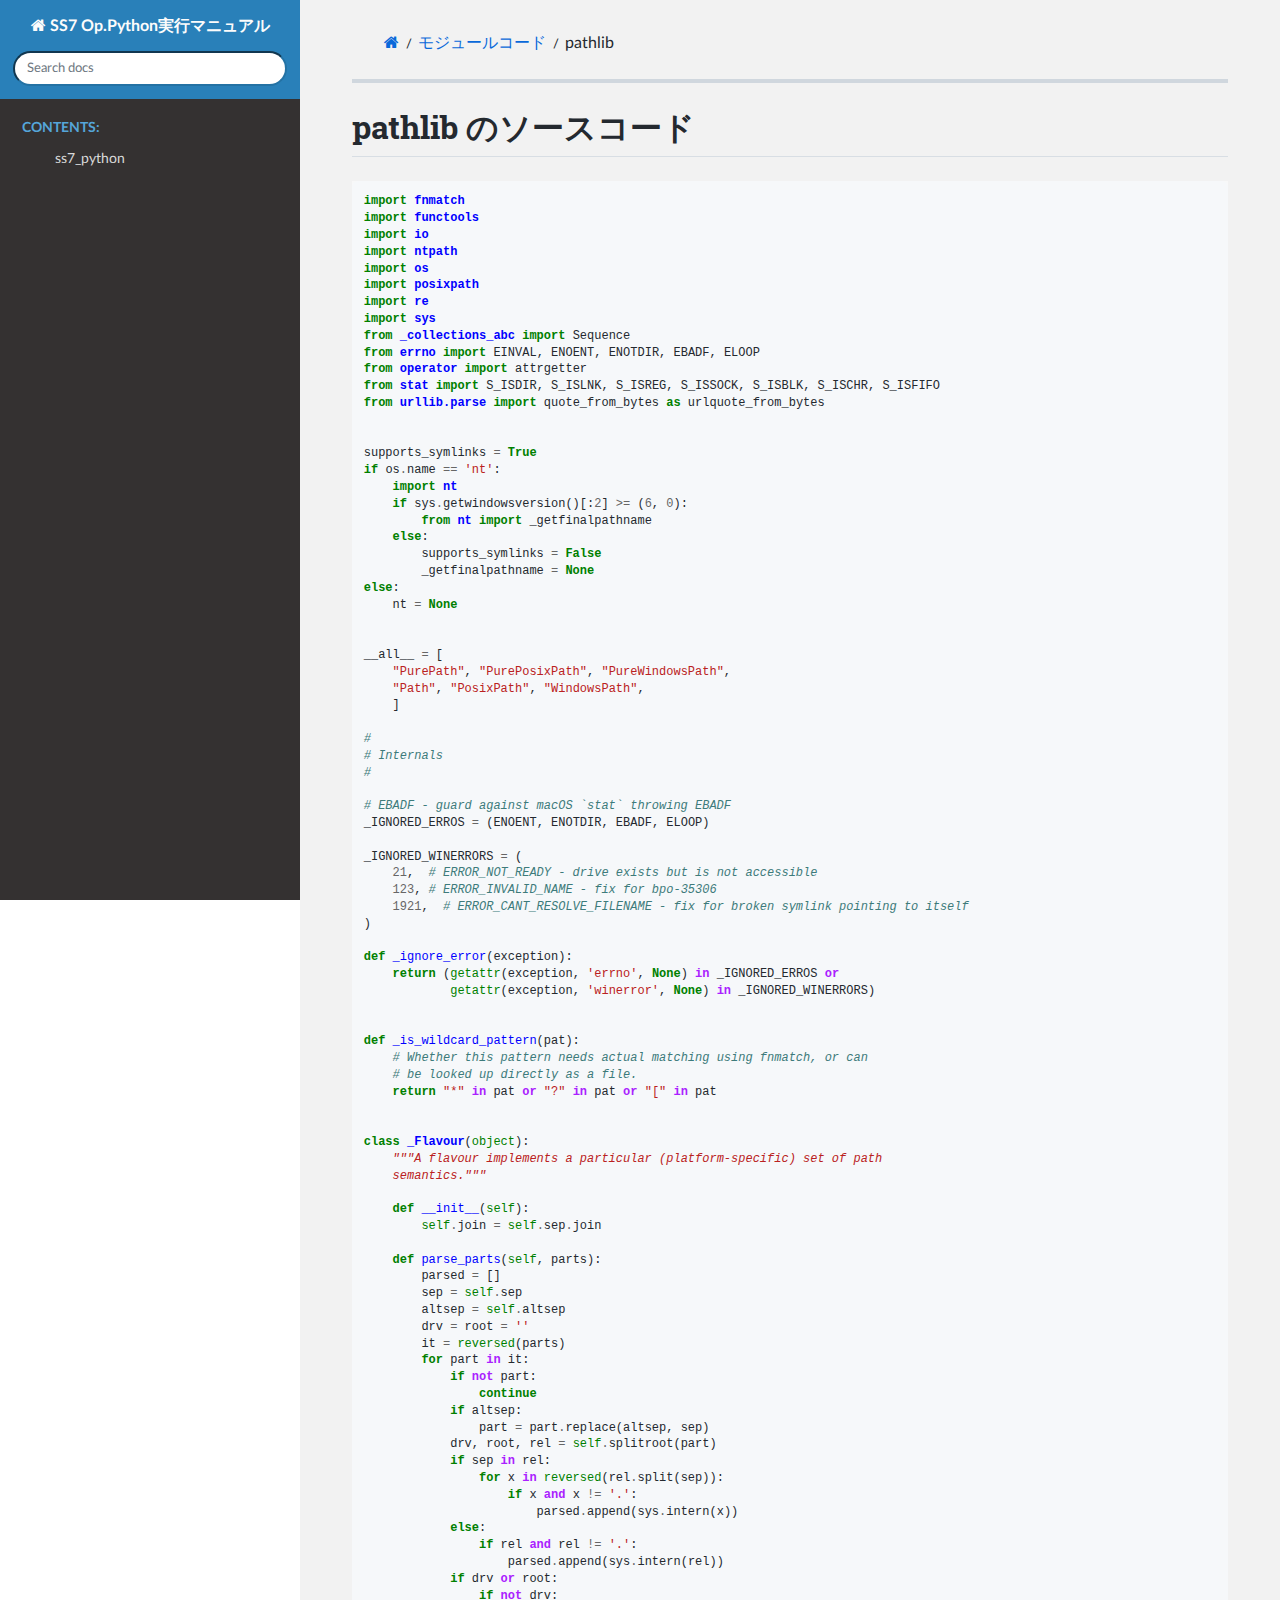
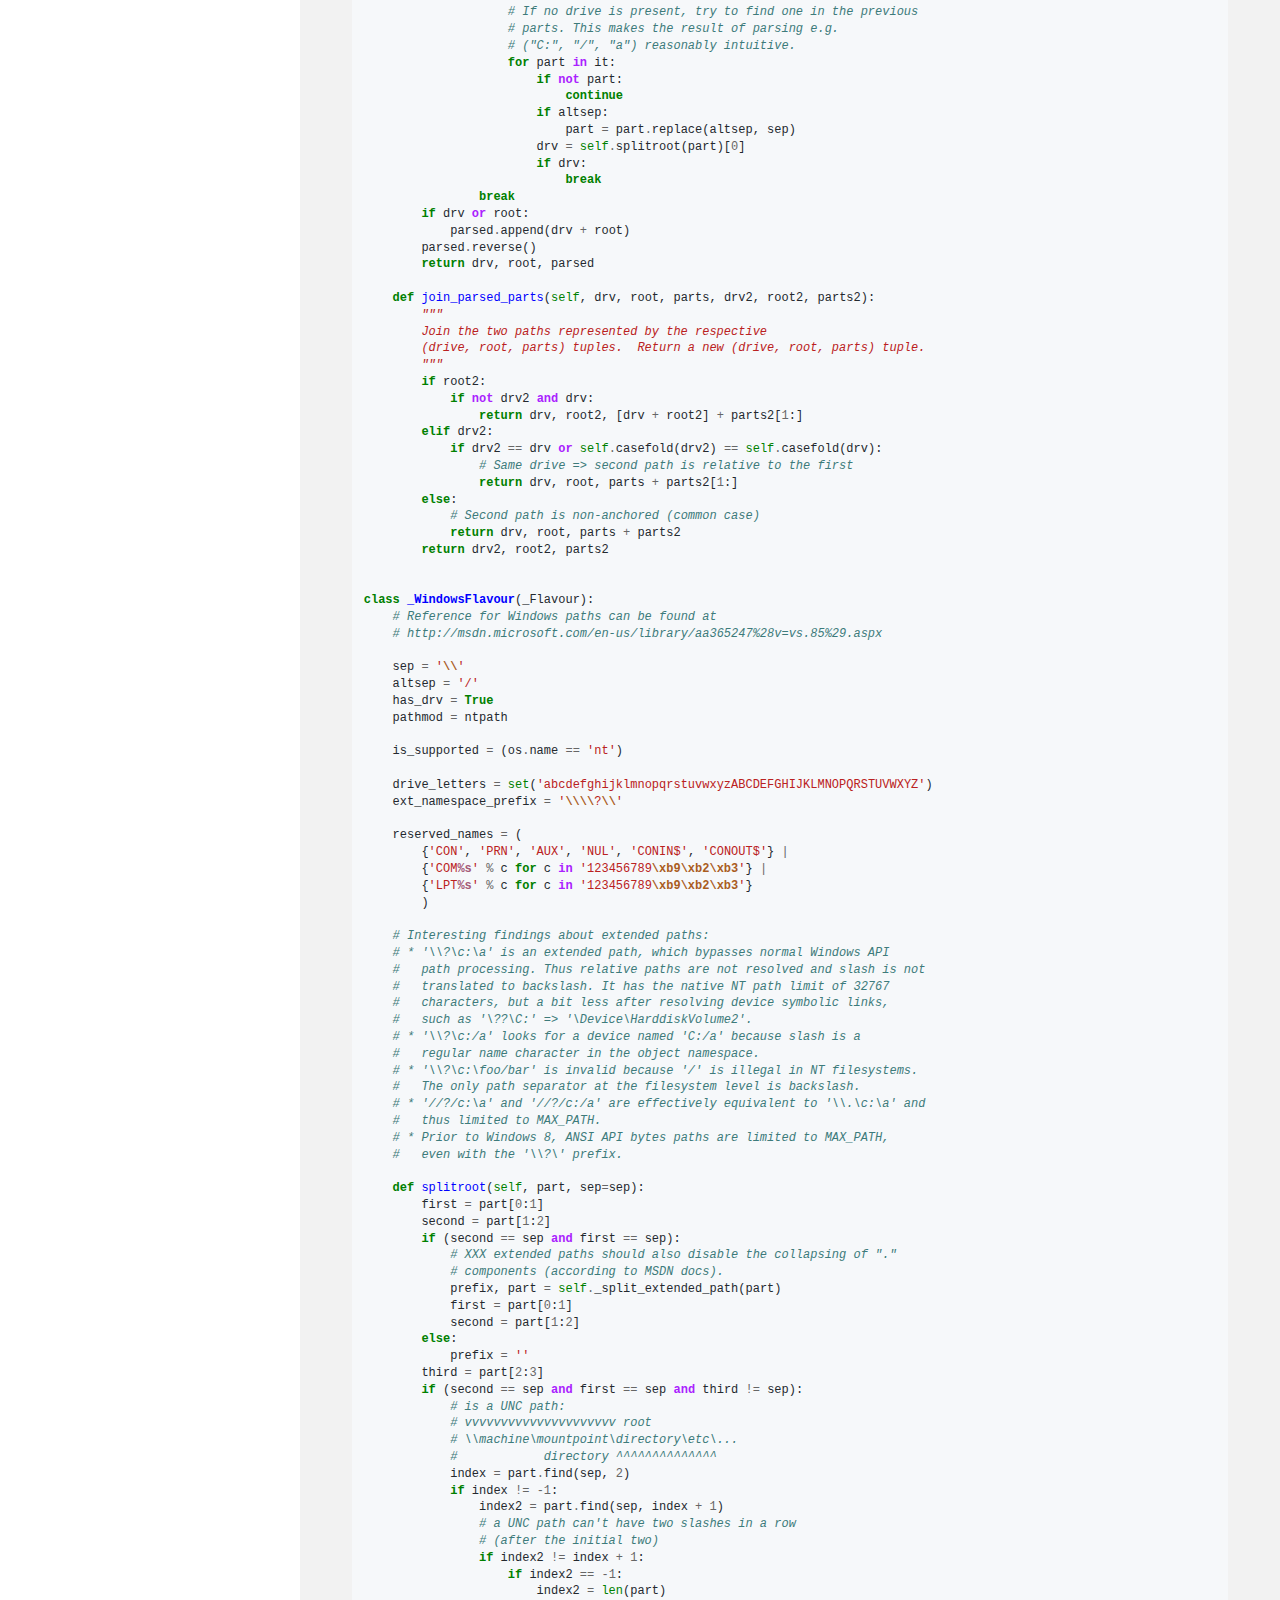
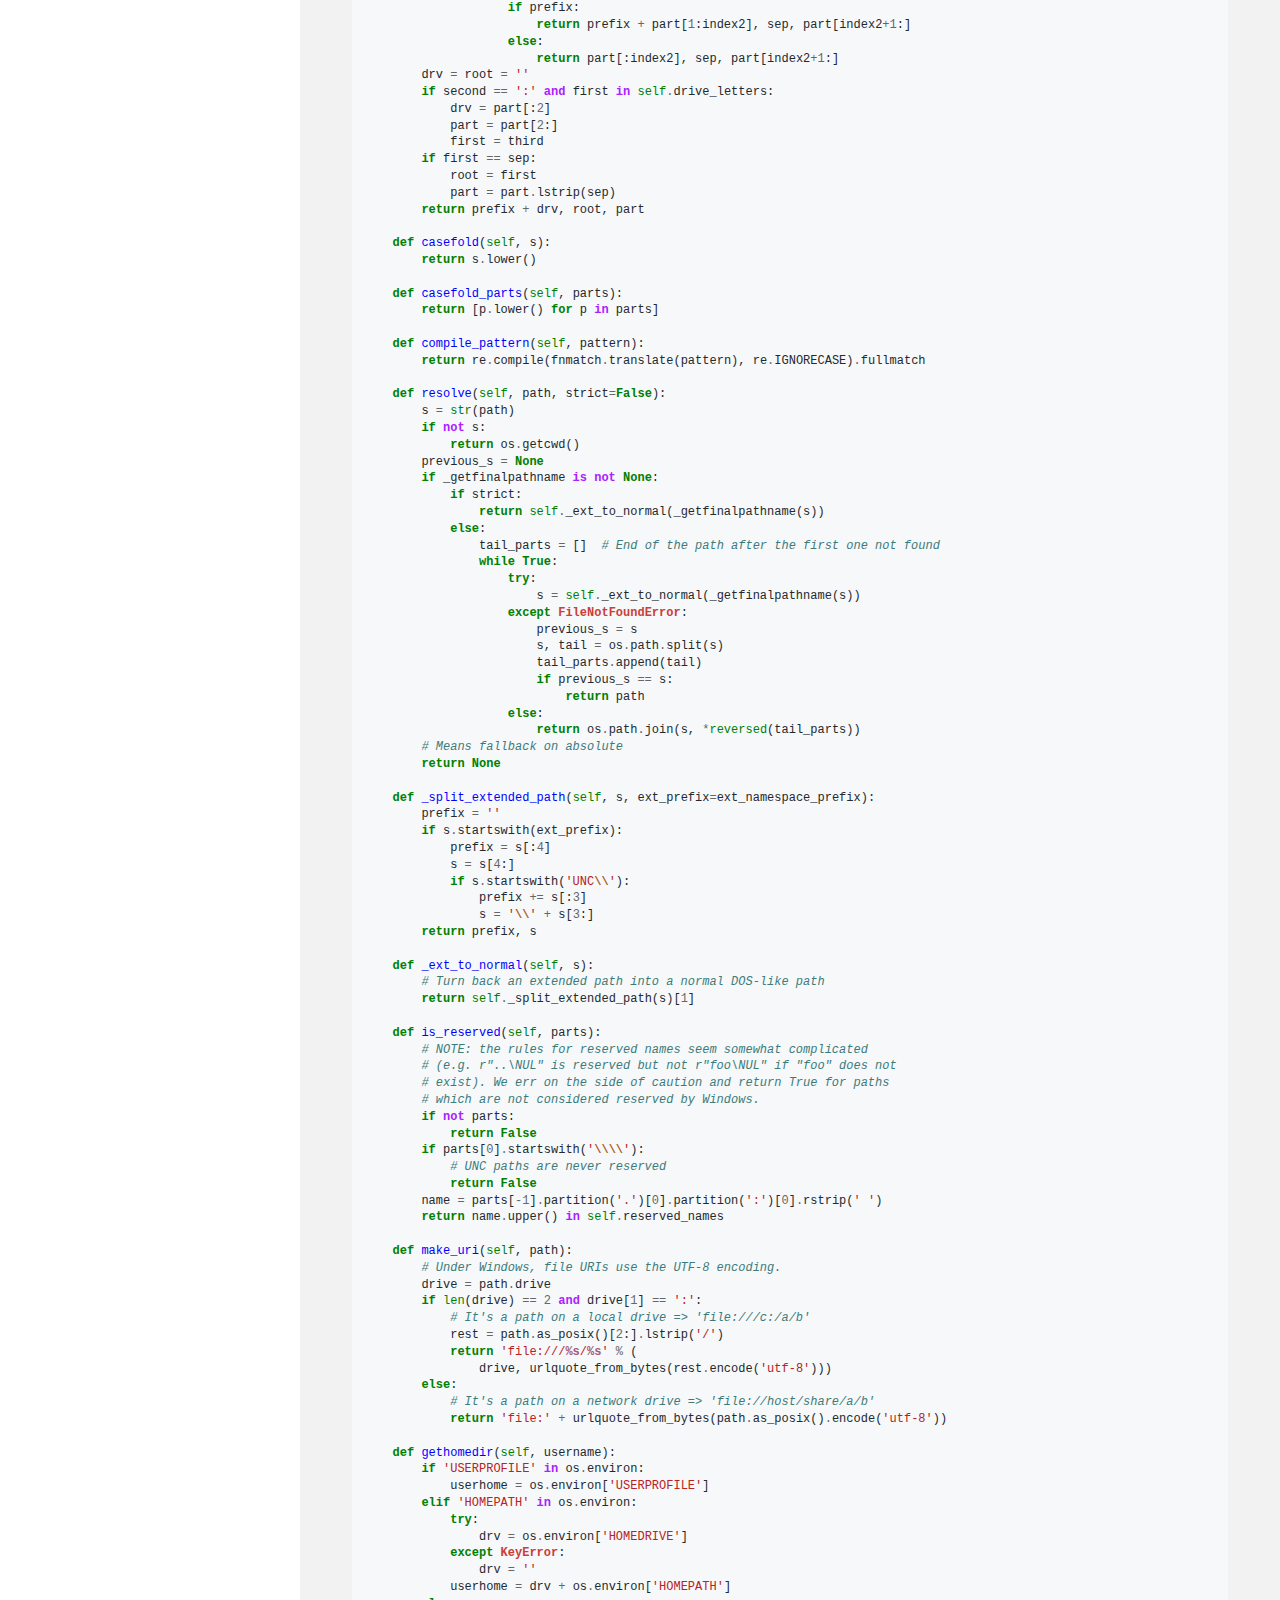
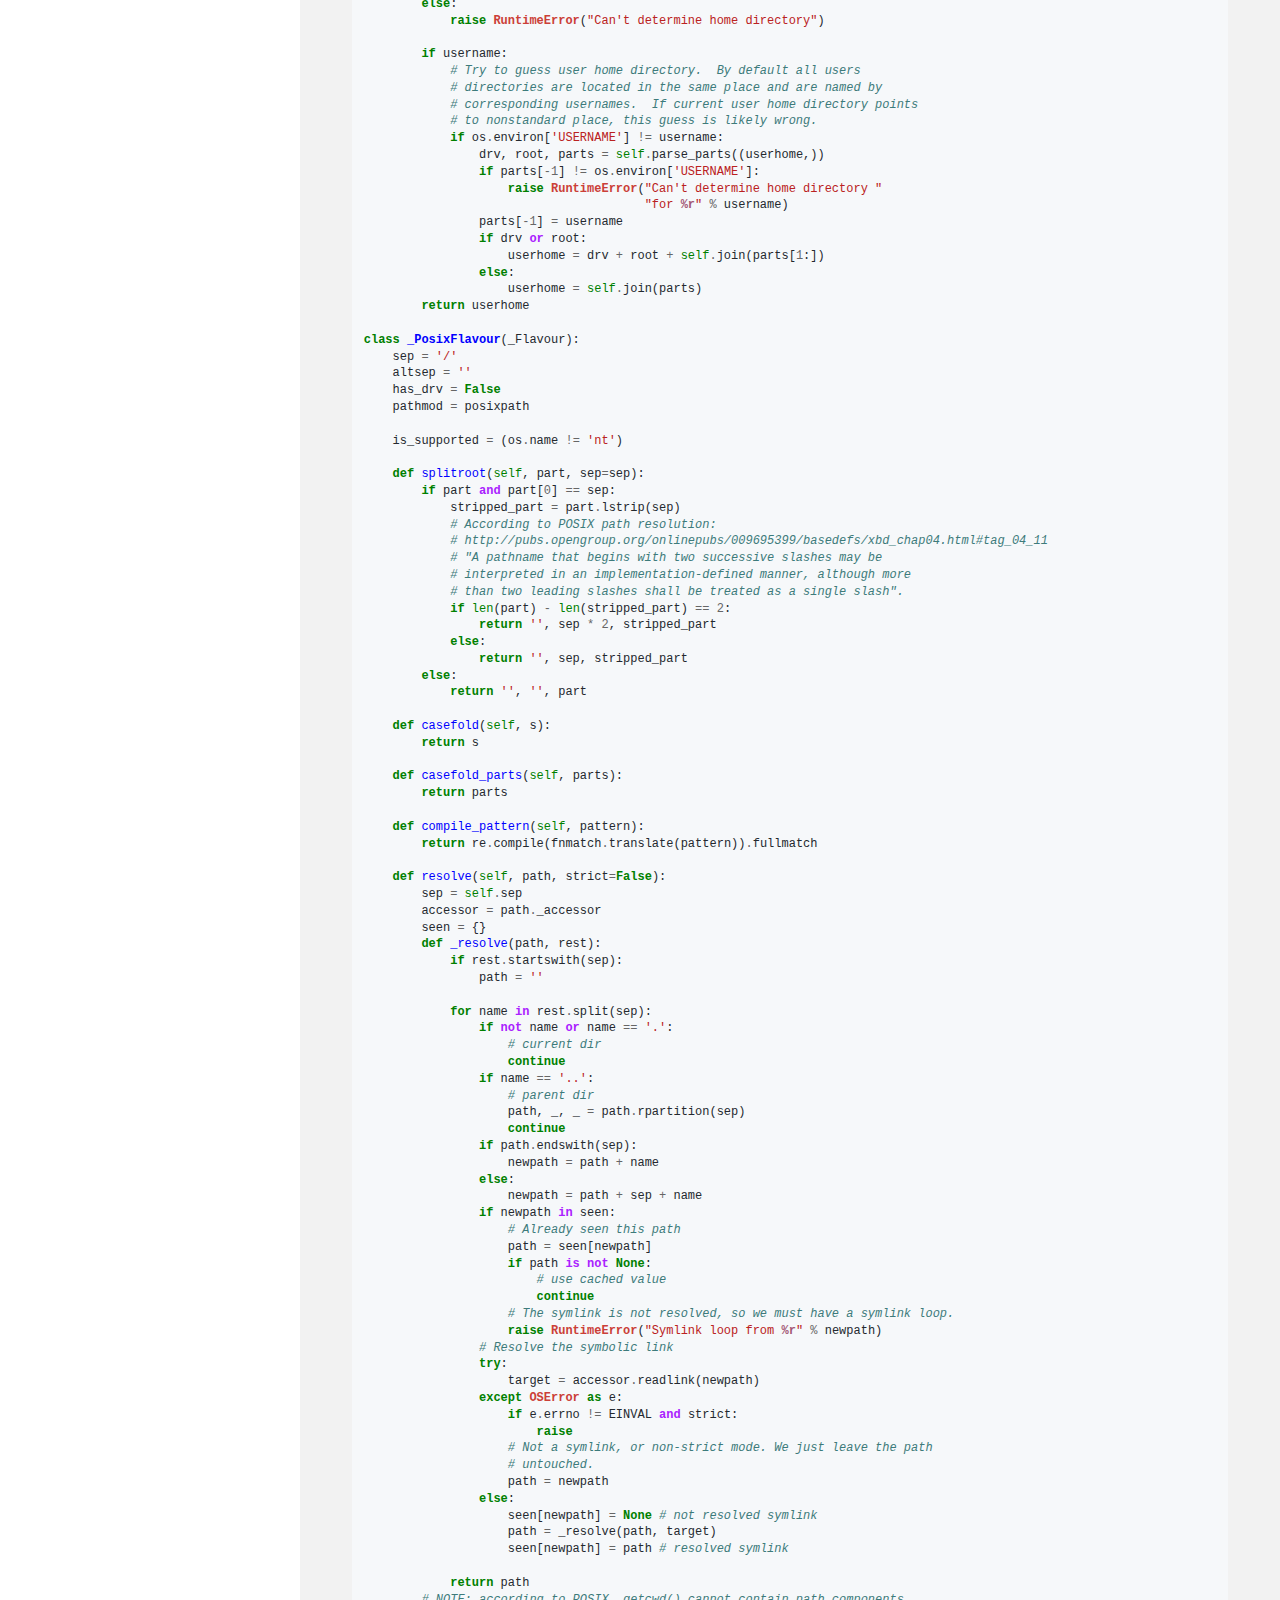
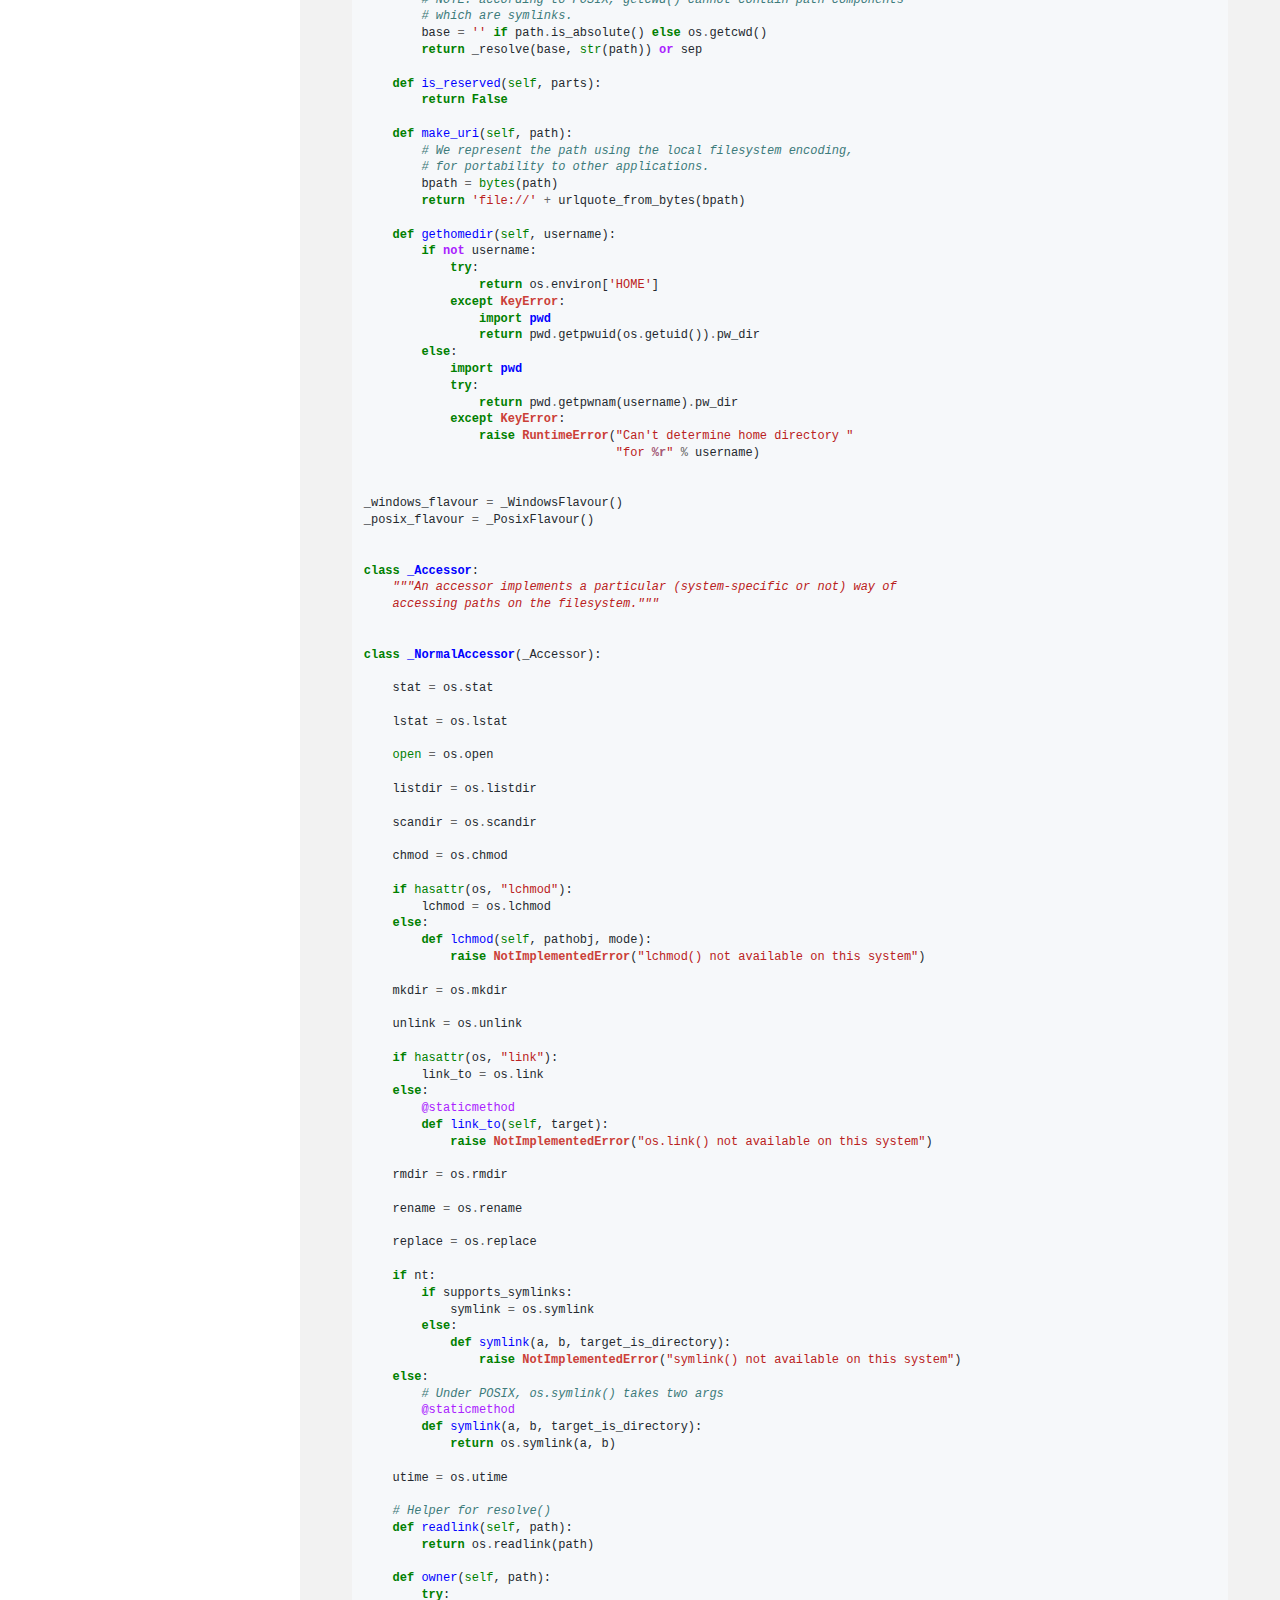
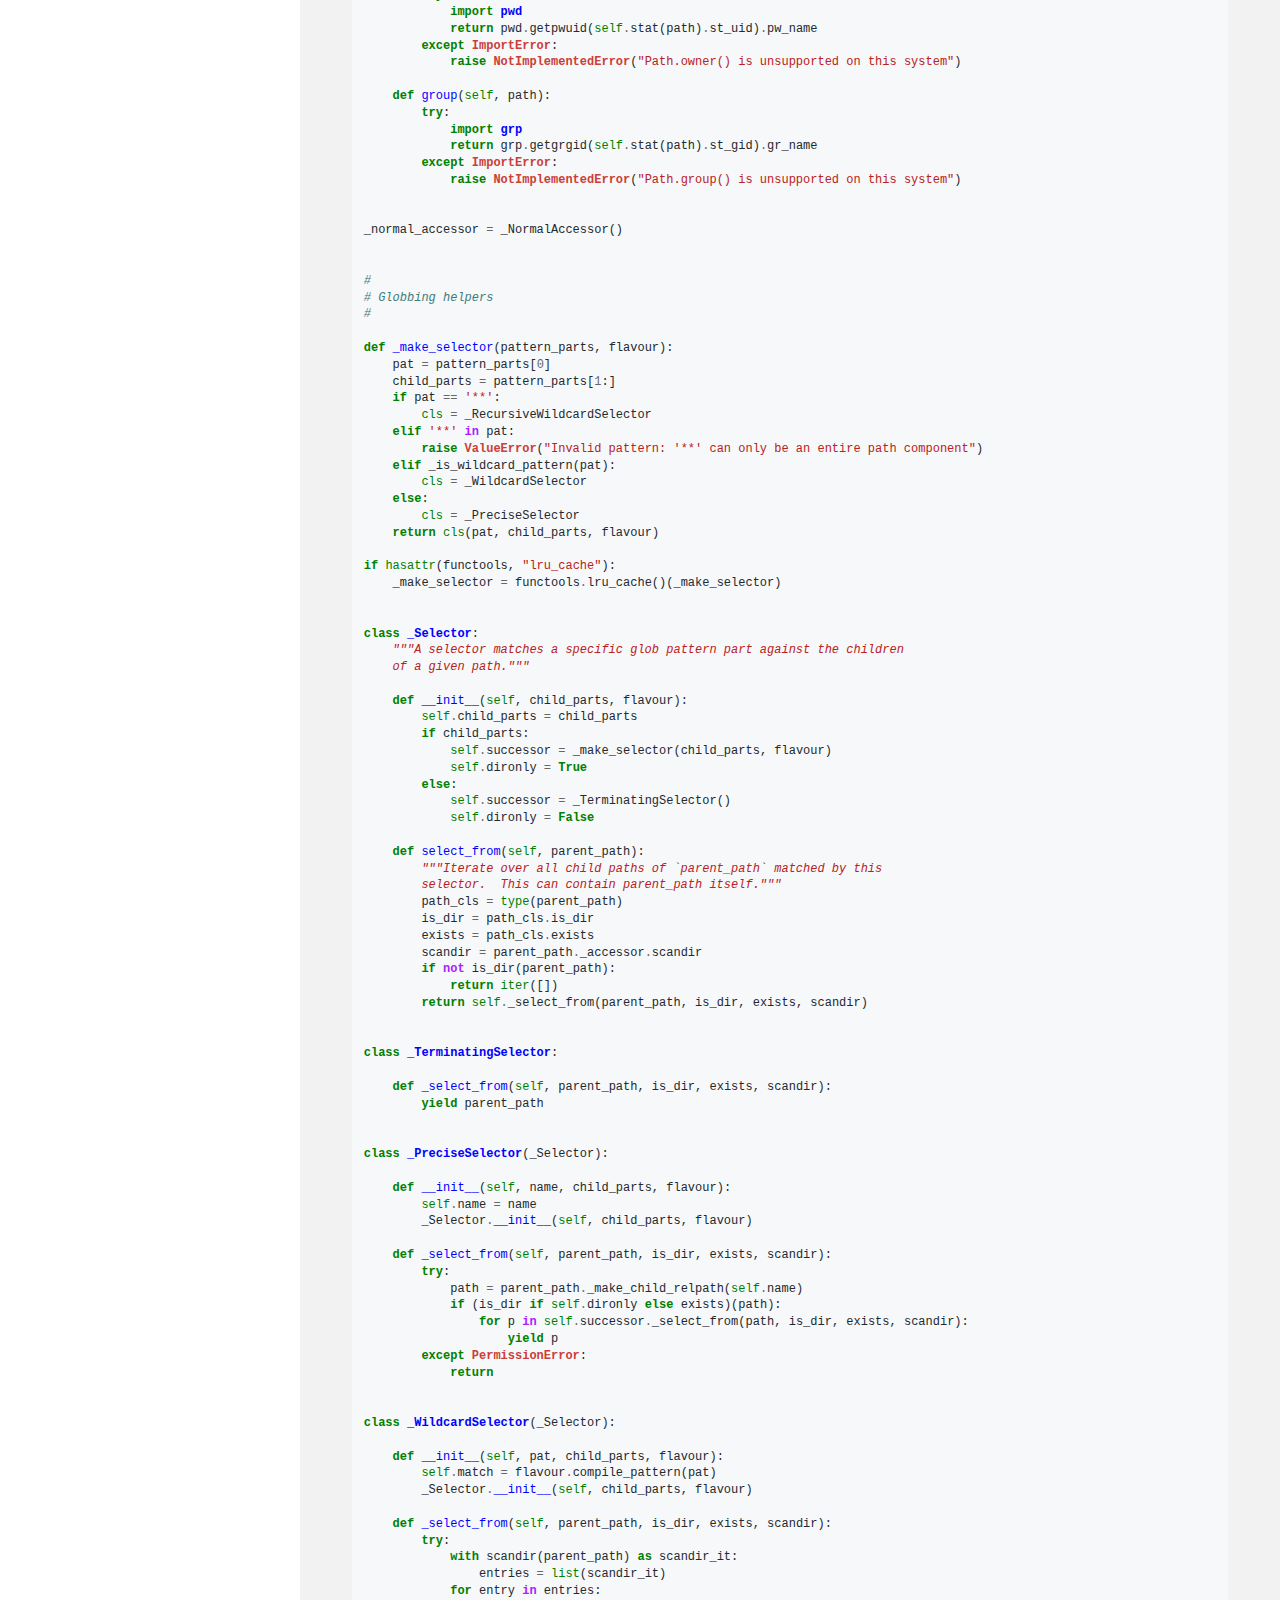
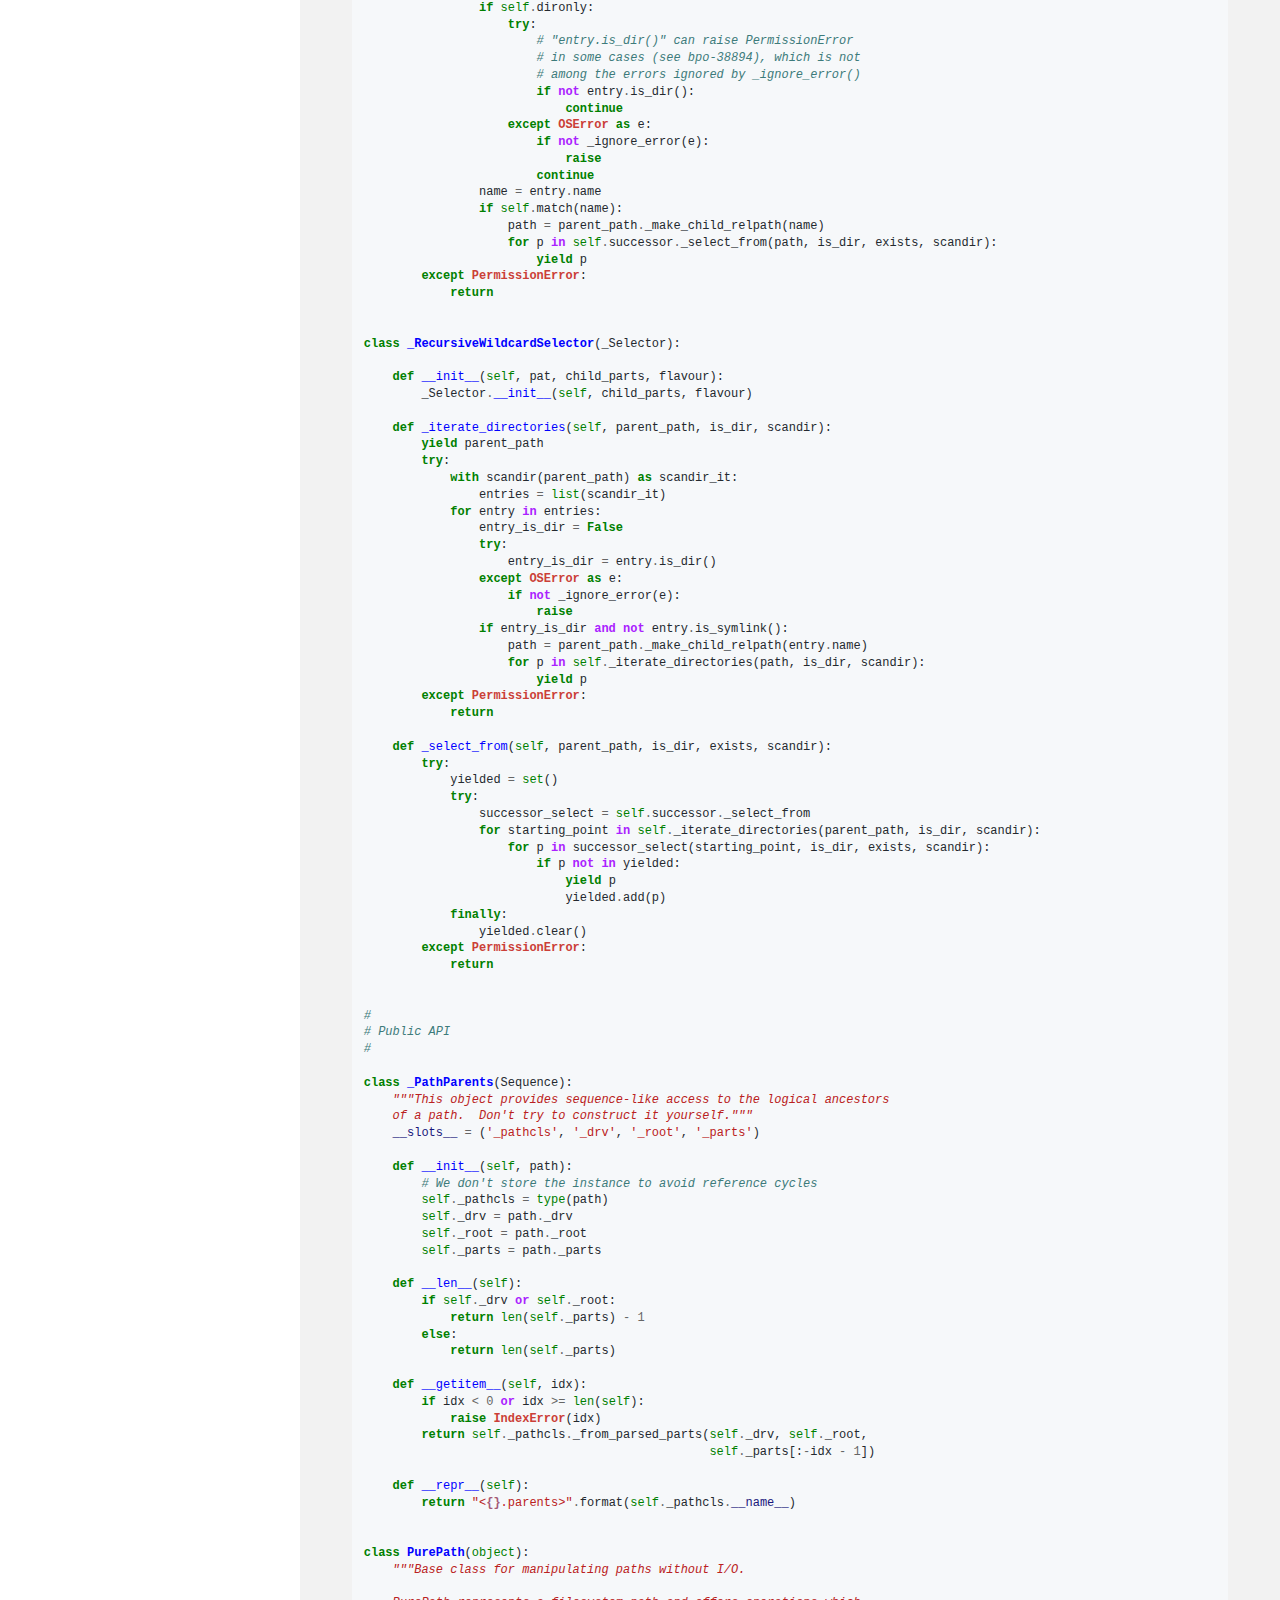
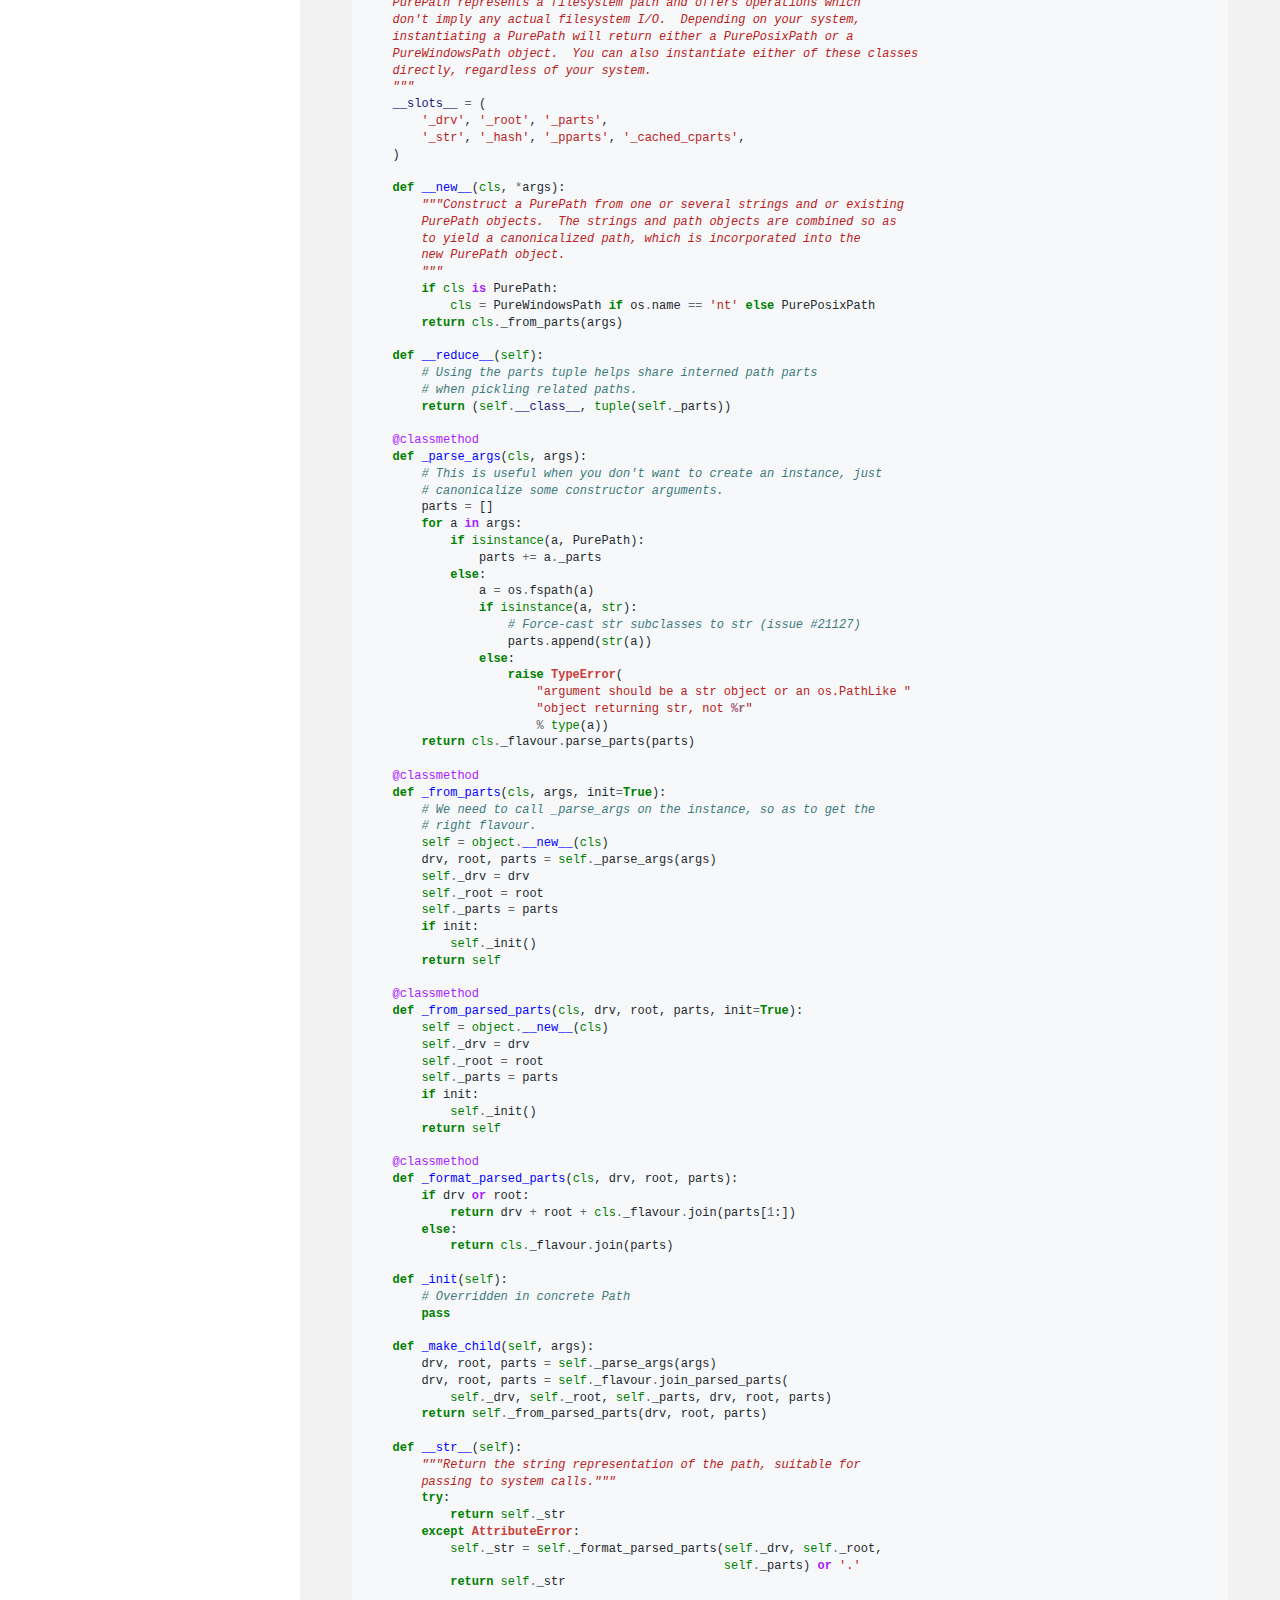
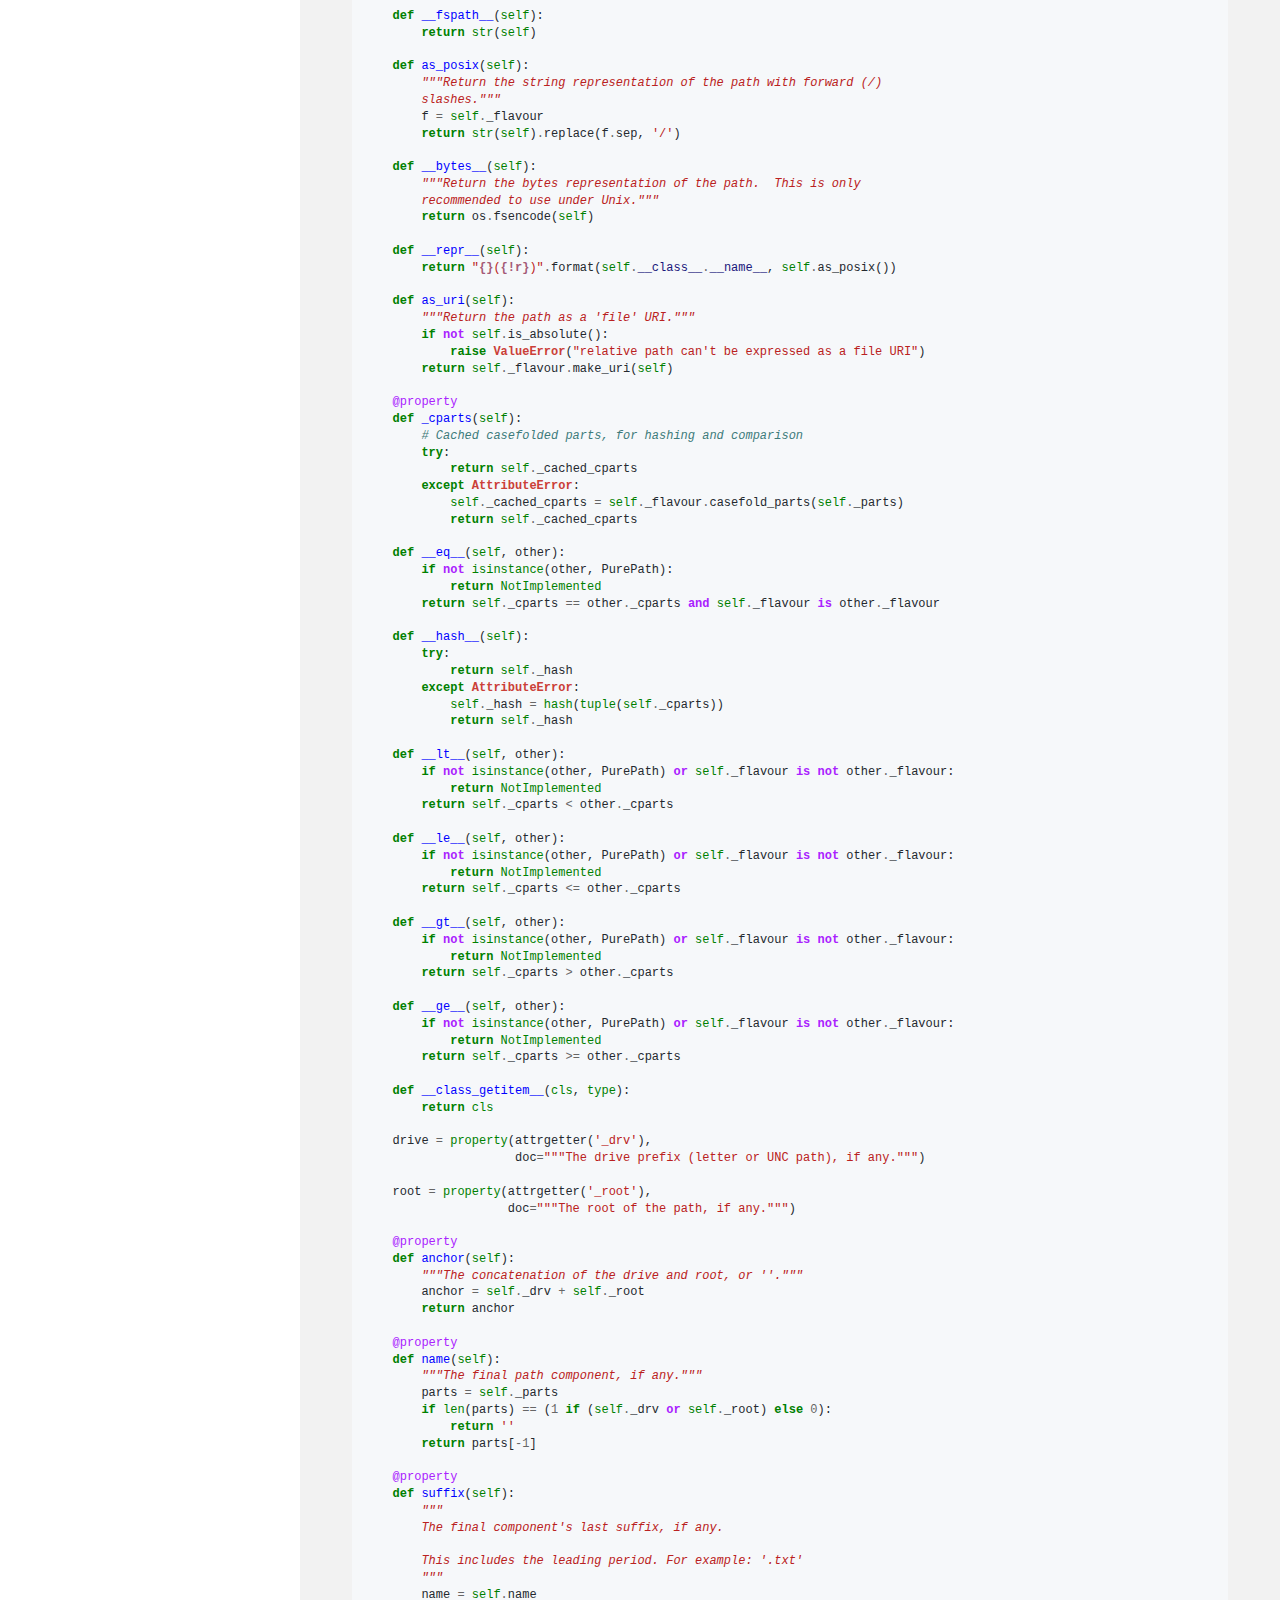
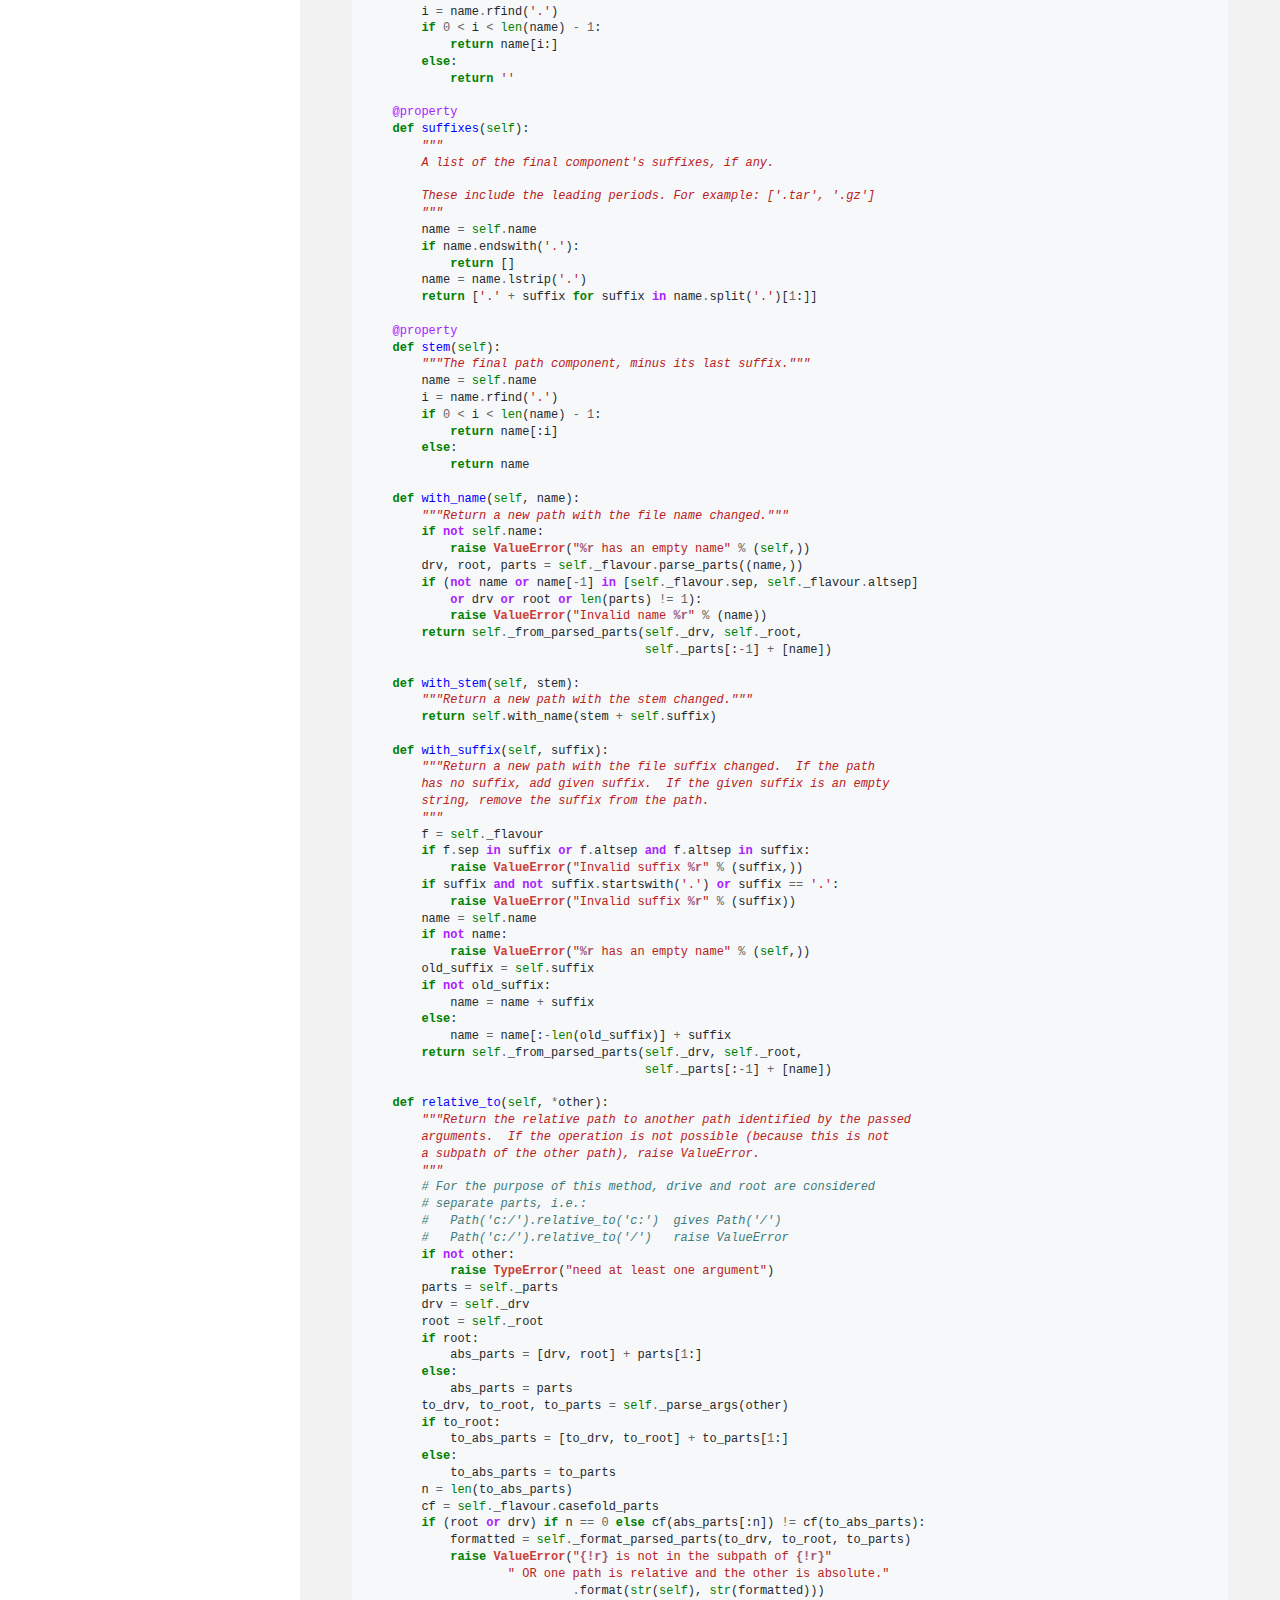
<file: docs/_modules/pathlib.html>
<!DOCTYPE html>
<html class="writer-html5" lang="ja" data-content_root="../">
<head>
  <meta charset="utf-8" />
  <meta name="viewport" content="width=device-width, initial-scale=1.0" />
  <title>pathlib &mdash; SS7 Op.Python実行マニュアル 1.0 ドキュメント</title>
      <link rel="stylesheet" type="text/css" href="../_static/pygments.css?v=80d5e7a1" />
      <link rel="stylesheet" type="text/css" href="../_static/css/mytheme.css?v=dd0aba51" />

  
    <link rel="shortcut icon" href="../_static/favicon.ico"/>
  <!--[if lt IE 9]>
    <script src="../_static/js/html5shiv.min.js"></script>
  <![endif]-->
  
        <script src="../_static/jquery.js?v=5d32c60e"></script>
        <script src="../_static/_sphinx_javascript_frameworks_compat.js?v=2cd50e6c"></script>
        <script src="../_static/documentation_options.js?v=6bbe880f"></script>
        <script src="../_static/doctools.js?v=9a2dae69"></script>
        <script src="../_static/sphinx_highlight.js?v=dc90522c"></script>
        <script src="../_static/translations.js?v=4dbe4bdc"></script>
    <script src="../_static/js/theme.js"></script>
    <link rel="index" title="索引" href="../genindex.html" />
    <link rel="search" title="検索" href="../search.html" /> 
</head>

<body class="wy-body-for-nav"> 
  <div class="wy-grid-for-nav">
    <nav data-toggle="wy-nav-shift" class="wy-nav-side">
      <div class="wy-side-scroll">
        <div class="wy-side-nav-search" >

          
          
          <a href="../index.html" class="icon icon-home">
            SS7 Op.Python実行マニュアル
          </a>
<div role="search">
  <form id="rtd-search-form" class="wy-form" action="../search.html" method="get">
    <input type="text" name="q" placeholder="Search docs" aria-label="Search docs" />
    <input type="hidden" name="check_keywords" value="yes" />
    <input type="hidden" name="area" value="default" />
  </form>
</div>
        </div><div class="wy-menu wy-menu-vertical" data-spy="affix" role="navigation" aria-label="Navigation menu">
              <p class="caption" role="heading"><span class="caption-text">Contents:</span></p>
<ul>
<li class="toctree-l1"><a class="reference internal" href="../modules.html">ss7_python</a></li>
</ul>

        </div>
      </div>
    </nav>

    <section data-toggle="wy-nav-shift" class="wy-nav-content-wrap"><nav class="wy-nav-top" aria-label="Mobile navigation menu" >
          <i data-toggle="wy-nav-top" class="fa fa-bars"></i>
          <a href="../index.html">SS7 Op.Python実行マニュアル</a>
      </nav>

      <div class="wy-nav-content">
        <div class="rst-content">
          <div role="navigation" aria-label="Page navigation">
  <ul class="wy-breadcrumbs">
      <li><a href="../index.html" class="icon icon-home" aria-label="Home"></a></li>
          <li class="breadcrumb-item"><a href="index.html">モジュールコード</a></li>
      <li class="breadcrumb-item active">pathlib</li>
      <li class="wy-breadcrumbs-aside">
      </li>
  </ul>
  <hr/>
</div>
          <div role="main" class="document" itemscope="itemscope" itemtype="http://schema.org/Article">
           <div itemprop="articleBody">
             
  <h1>pathlib のソースコード</h1><div class="highlight"><pre>
<span></span><span class="kn">import</span> <span class="nn">fnmatch</span>
<span class="kn">import</span> <span class="nn">functools</span>
<span class="kn">import</span> <span class="nn">io</span>
<span class="kn">import</span> <span class="nn">ntpath</span>
<span class="kn">import</span> <span class="nn">os</span>
<span class="kn">import</span> <span class="nn">posixpath</span>
<span class="kn">import</span> <span class="nn">re</span>
<span class="kn">import</span> <span class="nn">sys</span>
<span class="kn">from</span> <span class="nn">_collections_abc</span> <span class="kn">import</span> <span class="n">Sequence</span>
<span class="kn">from</span> <span class="nn">errno</span> <span class="kn">import</span> <span class="n">EINVAL</span><span class="p">,</span> <span class="n">ENOENT</span><span class="p">,</span> <span class="n">ENOTDIR</span><span class="p">,</span> <span class="n">EBADF</span><span class="p">,</span> <span class="n">ELOOP</span>
<span class="kn">from</span> <span class="nn">operator</span> <span class="kn">import</span> <span class="n">attrgetter</span>
<span class="kn">from</span> <span class="nn">stat</span> <span class="kn">import</span> <span class="n">S_ISDIR</span><span class="p">,</span> <span class="n">S_ISLNK</span><span class="p">,</span> <span class="n">S_ISREG</span><span class="p">,</span> <span class="n">S_ISSOCK</span><span class="p">,</span> <span class="n">S_ISBLK</span><span class="p">,</span> <span class="n">S_ISCHR</span><span class="p">,</span> <span class="n">S_ISFIFO</span>
<span class="kn">from</span> <span class="nn">urllib.parse</span> <span class="kn">import</span> <span class="n">quote_from_bytes</span> <span class="k">as</span> <span class="n">urlquote_from_bytes</span>


<span class="n">supports_symlinks</span> <span class="o">=</span> <span class="kc">True</span>
<span class="k">if</span> <span class="n">os</span><span class="o">.</span><span class="n">name</span> <span class="o">==</span> <span class="s1">&#39;nt&#39;</span><span class="p">:</span>
    <span class="kn">import</span> <span class="nn">nt</span>
    <span class="k">if</span> <span class="n">sys</span><span class="o">.</span><span class="n">getwindowsversion</span><span class="p">()[:</span><span class="mi">2</span><span class="p">]</span> <span class="o">&gt;=</span> <span class="p">(</span><span class="mi">6</span><span class="p">,</span> <span class="mi">0</span><span class="p">):</span>
        <span class="kn">from</span> <span class="nn">nt</span> <span class="kn">import</span> <span class="n">_getfinalpathname</span>
    <span class="k">else</span><span class="p">:</span>
        <span class="n">supports_symlinks</span> <span class="o">=</span> <span class="kc">False</span>
        <span class="n">_getfinalpathname</span> <span class="o">=</span> <span class="kc">None</span>
<span class="k">else</span><span class="p">:</span>
    <span class="n">nt</span> <span class="o">=</span> <span class="kc">None</span>


<span class="n">__all__</span> <span class="o">=</span> <span class="p">[</span>
    <span class="s2">&quot;PurePath&quot;</span><span class="p">,</span> <span class="s2">&quot;PurePosixPath&quot;</span><span class="p">,</span> <span class="s2">&quot;PureWindowsPath&quot;</span><span class="p">,</span>
    <span class="s2">&quot;Path&quot;</span><span class="p">,</span> <span class="s2">&quot;PosixPath&quot;</span><span class="p">,</span> <span class="s2">&quot;WindowsPath&quot;</span><span class="p">,</span>
    <span class="p">]</span>

<span class="c1">#</span>
<span class="c1"># Internals</span>
<span class="c1">#</span>

<span class="c1"># EBADF - guard against macOS `stat` throwing EBADF</span>
<span class="n">_IGNORED_ERROS</span> <span class="o">=</span> <span class="p">(</span><span class="n">ENOENT</span><span class="p">,</span> <span class="n">ENOTDIR</span><span class="p">,</span> <span class="n">EBADF</span><span class="p">,</span> <span class="n">ELOOP</span><span class="p">)</span>

<span class="n">_IGNORED_WINERRORS</span> <span class="o">=</span> <span class="p">(</span>
    <span class="mi">21</span><span class="p">,</span>  <span class="c1"># ERROR_NOT_READY - drive exists but is not accessible</span>
    <span class="mi">123</span><span class="p">,</span> <span class="c1"># ERROR_INVALID_NAME - fix for bpo-35306</span>
    <span class="mi">1921</span><span class="p">,</span>  <span class="c1"># ERROR_CANT_RESOLVE_FILENAME - fix for broken symlink pointing to itself</span>
<span class="p">)</span>

<span class="k">def</span> <span class="nf">_ignore_error</span><span class="p">(</span><span class="n">exception</span><span class="p">):</span>
    <span class="k">return</span> <span class="p">(</span><span class="nb">getattr</span><span class="p">(</span><span class="n">exception</span><span class="p">,</span> <span class="s1">&#39;errno&#39;</span><span class="p">,</span> <span class="kc">None</span><span class="p">)</span> <span class="ow">in</span> <span class="n">_IGNORED_ERROS</span> <span class="ow">or</span>
            <span class="nb">getattr</span><span class="p">(</span><span class="n">exception</span><span class="p">,</span> <span class="s1">&#39;winerror&#39;</span><span class="p">,</span> <span class="kc">None</span><span class="p">)</span> <span class="ow">in</span> <span class="n">_IGNORED_WINERRORS</span><span class="p">)</span>


<span class="k">def</span> <span class="nf">_is_wildcard_pattern</span><span class="p">(</span><span class="n">pat</span><span class="p">):</span>
    <span class="c1"># Whether this pattern needs actual matching using fnmatch, or can</span>
    <span class="c1"># be looked up directly as a file.</span>
    <span class="k">return</span> <span class="s2">&quot;*&quot;</span> <span class="ow">in</span> <span class="n">pat</span> <span class="ow">or</span> <span class="s2">&quot;?&quot;</span> <span class="ow">in</span> <span class="n">pat</span> <span class="ow">or</span> <span class="s2">&quot;[&quot;</span> <span class="ow">in</span> <span class="n">pat</span>


<span class="k">class</span> <span class="nc">_Flavour</span><span class="p">(</span><span class="nb">object</span><span class="p">):</span>
<span class="w">    </span><span class="sd">&quot;&quot;&quot;A flavour implements a particular (platform-specific) set of path</span>
<span class="sd">    semantics.&quot;&quot;&quot;</span>

    <span class="k">def</span> <span class="fm">__init__</span><span class="p">(</span><span class="bp">self</span><span class="p">):</span>
        <span class="bp">self</span><span class="o">.</span><span class="n">join</span> <span class="o">=</span> <span class="bp">self</span><span class="o">.</span><span class="n">sep</span><span class="o">.</span><span class="n">join</span>

    <span class="k">def</span> <span class="nf">parse_parts</span><span class="p">(</span><span class="bp">self</span><span class="p">,</span> <span class="n">parts</span><span class="p">):</span>
        <span class="n">parsed</span> <span class="o">=</span> <span class="p">[]</span>
        <span class="n">sep</span> <span class="o">=</span> <span class="bp">self</span><span class="o">.</span><span class="n">sep</span>
        <span class="n">altsep</span> <span class="o">=</span> <span class="bp">self</span><span class="o">.</span><span class="n">altsep</span>
        <span class="n">drv</span> <span class="o">=</span> <span class="n">root</span> <span class="o">=</span> <span class="s1">&#39;&#39;</span>
        <span class="n">it</span> <span class="o">=</span> <span class="nb">reversed</span><span class="p">(</span><span class="n">parts</span><span class="p">)</span>
        <span class="k">for</span> <span class="n">part</span> <span class="ow">in</span> <span class="n">it</span><span class="p">:</span>
            <span class="k">if</span> <span class="ow">not</span> <span class="n">part</span><span class="p">:</span>
                <span class="k">continue</span>
            <span class="k">if</span> <span class="n">altsep</span><span class="p">:</span>
                <span class="n">part</span> <span class="o">=</span> <span class="n">part</span><span class="o">.</span><span class="n">replace</span><span class="p">(</span><span class="n">altsep</span><span class="p">,</span> <span class="n">sep</span><span class="p">)</span>
            <span class="n">drv</span><span class="p">,</span> <span class="n">root</span><span class="p">,</span> <span class="n">rel</span> <span class="o">=</span> <span class="bp">self</span><span class="o">.</span><span class="n">splitroot</span><span class="p">(</span><span class="n">part</span><span class="p">)</span>
            <span class="k">if</span> <span class="n">sep</span> <span class="ow">in</span> <span class="n">rel</span><span class="p">:</span>
                <span class="k">for</span> <span class="n">x</span> <span class="ow">in</span> <span class="nb">reversed</span><span class="p">(</span><span class="n">rel</span><span class="o">.</span><span class="n">split</span><span class="p">(</span><span class="n">sep</span><span class="p">)):</span>
                    <span class="k">if</span> <span class="n">x</span> <span class="ow">and</span> <span class="n">x</span> <span class="o">!=</span> <span class="s1">&#39;.&#39;</span><span class="p">:</span>
                        <span class="n">parsed</span><span class="o">.</span><span class="n">append</span><span class="p">(</span><span class="n">sys</span><span class="o">.</span><span class="n">intern</span><span class="p">(</span><span class="n">x</span><span class="p">))</span>
            <span class="k">else</span><span class="p">:</span>
                <span class="k">if</span> <span class="n">rel</span> <span class="ow">and</span> <span class="n">rel</span> <span class="o">!=</span> <span class="s1">&#39;.&#39;</span><span class="p">:</span>
                    <span class="n">parsed</span><span class="o">.</span><span class="n">append</span><span class="p">(</span><span class="n">sys</span><span class="o">.</span><span class="n">intern</span><span class="p">(</span><span class="n">rel</span><span class="p">))</span>
            <span class="k">if</span> <span class="n">drv</span> <span class="ow">or</span> <span class="n">root</span><span class="p">:</span>
                <span class="k">if</span> <span class="ow">not</span> <span class="n">drv</span><span class="p">:</span>
                    <span class="c1"># If no drive is present, try to find one in the previous</span>
                    <span class="c1"># parts. This makes the result of parsing e.g.</span>
                    <span class="c1"># (&quot;C:&quot;, &quot;/&quot;, &quot;a&quot;) reasonably intuitive.</span>
                    <span class="k">for</span> <span class="n">part</span> <span class="ow">in</span> <span class="n">it</span><span class="p">:</span>
                        <span class="k">if</span> <span class="ow">not</span> <span class="n">part</span><span class="p">:</span>
                            <span class="k">continue</span>
                        <span class="k">if</span> <span class="n">altsep</span><span class="p">:</span>
                            <span class="n">part</span> <span class="o">=</span> <span class="n">part</span><span class="o">.</span><span class="n">replace</span><span class="p">(</span><span class="n">altsep</span><span class="p">,</span> <span class="n">sep</span><span class="p">)</span>
                        <span class="n">drv</span> <span class="o">=</span> <span class="bp">self</span><span class="o">.</span><span class="n">splitroot</span><span class="p">(</span><span class="n">part</span><span class="p">)[</span><span class="mi">0</span><span class="p">]</span>
                        <span class="k">if</span> <span class="n">drv</span><span class="p">:</span>
                            <span class="k">break</span>
                <span class="k">break</span>
        <span class="k">if</span> <span class="n">drv</span> <span class="ow">or</span> <span class="n">root</span><span class="p">:</span>
            <span class="n">parsed</span><span class="o">.</span><span class="n">append</span><span class="p">(</span><span class="n">drv</span> <span class="o">+</span> <span class="n">root</span><span class="p">)</span>
        <span class="n">parsed</span><span class="o">.</span><span class="n">reverse</span><span class="p">()</span>
        <span class="k">return</span> <span class="n">drv</span><span class="p">,</span> <span class="n">root</span><span class="p">,</span> <span class="n">parsed</span>

    <span class="k">def</span> <span class="nf">join_parsed_parts</span><span class="p">(</span><span class="bp">self</span><span class="p">,</span> <span class="n">drv</span><span class="p">,</span> <span class="n">root</span><span class="p">,</span> <span class="n">parts</span><span class="p">,</span> <span class="n">drv2</span><span class="p">,</span> <span class="n">root2</span><span class="p">,</span> <span class="n">parts2</span><span class="p">):</span>
<span class="w">        </span><span class="sd">&quot;&quot;&quot;</span>
<span class="sd">        Join the two paths represented by the respective</span>
<span class="sd">        (drive, root, parts) tuples.  Return a new (drive, root, parts) tuple.</span>
<span class="sd">        &quot;&quot;&quot;</span>
        <span class="k">if</span> <span class="n">root2</span><span class="p">:</span>
            <span class="k">if</span> <span class="ow">not</span> <span class="n">drv2</span> <span class="ow">and</span> <span class="n">drv</span><span class="p">:</span>
                <span class="k">return</span> <span class="n">drv</span><span class="p">,</span> <span class="n">root2</span><span class="p">,</span> <span class="p">[</span><span class="n">drv</span> <span class="o">+</span> <span class="n">root2</span><span class="p">]</span> <span class="o">+</span> <span class="n">parts2</span><span class="p">[</span><span class="mi">1</span><span class="p">:]</span>
        <span class="k">elif</span> <span class="n">drv2</span><span class="p">:</span>
            <span class="k">if</span> <span class="n">drv2</span> <span class="o">==</span> <span class="n">drv</span> <span class="ow">or</span> <span class="bp">self</span><span class="o">.</span><span class="n">casefold</span><span class="p">(</span><span class="n">drv2</span><span class="p">)</span> <span class="o">==</span> <span class="bp">self</span><span class="o">.</span><span class="n">casefold</span><span class="p">(</span><span class="n">drv</span><span class="p">):</span>
                <span class="c1"># Same drive =&gt; second path is relative to the first</span>
                <span class="k">return</span> <span class="n">drv</span><span class="p">,</span> <span class="n">root</span><span class="p">,</span> <span class="n">parts</span> <span class="o">+</span> <span class="n">parts2</span><span class="p">[</span><span class="mi">1</span><span class="p">:]</span>
        <span class="k">else</span><span class="p">:</span>
            <span class="c1"># Second path is non-anchored (common case)</span>
            <span class="k">return</span> <span class="n">drv</span><span class="p">,</span> <span class="n">root</span><span class="p">,</span> <span class="n">parts</span> <span class="o">+</span> <span class="n">parts2</span>
        <span class="k">return</span> <span class="n">drv2</span><span class="p">,</span> <span class="n">root2</span><span class="p">,</span> <span class="n">parts2</span>


<span class="k">class</span> <span class="nc">_WindowsFlavour</span><span class="p">(</span><span class="n">_Flavour</span><span class="p">):</span>
    <span class="c1"># Reference for Windows paths can be found at</span>
    <span class="c1"># http://msdn.microsoft.com/en-us/library/aa365247%28v=vs.85%29.aspx</span>

    <span class="n">sep</span> <span class="o">=</span> <span class="s1">&#39;</span><span class="se">\\</span><span class="s1">&#39;</span>
    <span class="n">altsep</span> <span class="o">=</span> <span class="s1">&#39;/&#39;</span>
    <span class="n">has_drv</span> <span class="o">=</span> <span class="kc">True</span>
    <span class="n">pathmod</span> <span class="o">=</span> <span class="n">ntpath</span>

    <span class="n">is_supported</span> <span class="o">=</span> <span class="p">(</span><span class="n">os</span><span class="o">.</span><span class="n">name</span> <span class="o">==</span> <span class="s1">&#39;nt&#39;</span><span class="p">)</span>

    <span class="n">drive_letters</span> <span class="o">=</span> <span class="nb">set</span><span class="p">(</span><span class="s1">&#39;abcdefghijklmnopqrstuvwxyzABCDEFGHIJKLMNOPQRSTUVWXYZ&#39;</span><span class="p">)</span>
    <span class="n">ext_namespace_prefix</span> <span class="o">=</span> <span class="s1">&#39;</span><span class="se">\\\\</span><span class="s1">?</span><span class="se">\\</span><span class="s1">&#39;</span>

    <span class="n">reserved_names</span> <span class="o">=</span> <span class="p">(</span>
        <span class="p">{</span><span class="s1">&#39;CON&#39;</span><span class="p">,</span> <span class="s1">&#39;PRN&#39;</span><span class="p">,</span> <span class="s1">&#39;AUX&#39;</span><span class="p">,</span> <span class="s1">&#39;NUL&#39;</span><span class="p">,</span> <span class="s1">&#39;CONIN$&#39;</span><span class="p">,</span> <span class="s1">&#39;CONOUT$&#39;</span><span class="p">}</span> <span class="o">|</span>
        <span class="p">{</span><span class="s1">&#39;COM</span><span class="si">%s</span><span class="s1">&#39;</span> <span class="o">%</span> <span class="n">c</span> <span class="k">for</span> <span class="n">c</span> <span class="ow">in</span> <span class="s1">&#39;123456789</span><span class="se">\xb9\xb2\xb3</span><span class="s1">&#39;</span><span class="p">}</span> <span class="o">|</span>
        <span class="p">{</span><span class="s1">&#39;LPT</span><span class="si">%s</span><span class="s1">&#39;</span> <span class="o">%</span> <span class="n">c</span> <span class="k">for</span> <span class="n">c</span> <span class="ow">in</span> <span class="s1">&#39;123456789</span><span class="se">\xb9\xb2\xb3</span><span class="s1">&#39;</span><span class="p">}</span>
        <span class="p">)</span>

    <span class="c1"># Interesting findings about extended paths:</span>
    <span class="c1"># * &#39;\\?\c:\a&#39; is an extended path, which bypasses normal Windows API</span>
    <span class="c1">#   path processing. Thus relative paths are not resolved and slash is not</span>
    <span class="c1">#   translated to backslash. It has the native NT path limit of 32767</span>
    <span class="c1">#   characters, but a bit less after resolving device symbolic links,</span>
    <span class="c1">#   such as &#39;\??\C:&#39; =&gt; &#39;\Device\HarddiskVolume2&#39;.</span>
    <span class="c1"># * &#39;\\?\c:/a&#39; looks for a device named &#39;C:/a&#39; because slash is a</span>
    <span class="c1">#   regular name character in the object namespace.</span>
    <span class="c1"># * &#39;\\?\c:\foo/bar&#39; is invalid because &#39;/&#39; is illegal in NT filesystems.</span>
    <span class="c1">#   The only path separator at the filesystem level is backslash.</span>
    <span class="c1"># * &#39;//?/c:\a&#39; and &#39;//?/c:/a&#39; are effectively equivalent to &#39;\\.\c:\a&#39; and</span>
    <span class="c1">#   thus limited to MAX_PATH.</span>
    <span class="c1"># * Prior to Windows 8, ANSI API bytes paths are limited to MAX_PATH,</span>
    <span class="c1">#   even with the &#39;\\?\&#39; prefix.</span>

    <span class="k">def</span> <span class="nf">splitroot</span><span class="p">(</span><span class="bp">self</span><span class="p">,</span> <span class="n">part</span><span class="p">,</span> <span class="n">sep</span><span class="o">=</span><span class="n">sep</span><span class="p">):</span>
        <span class="n">first</span> <span class="o">=</span> <span class="n">part</span><span class="p">[</span><span class="mi">0</span><span class="p">:</span><span class="mi">1</span><span class="p">]</span>
        <span class="n">second</span> <span class="o">=</span> <span class="n">part</span><span class="p">[</span><span class="mi">1</span><span class="p">:</span><span class="mi">2</span><span class="p">]</span>
        <span class="k">if</span> <span class="p">(</span><span class="n">second</span> <span class="o">==</span> <span class="n">sep</span> <span class="ow">and</span> <span class="n">first</span> <span class="o">==</span> <span class="n">sep</span><span class="p">):</span>
            <span class="c1"># XXX extended paths should also disable the collapsing of &quot;.&quot;</span>
            <span class="c1"># components (according to MSDN docs).</span>
            <span class="n">prefix</span><span class="p">,</span> <span class="n">part</span> <span class="o">=</span> <span class="bp">self</span><span class="o">.</span><span class="n">_split_extended_path</span><span class="p">(</span><span class="n">part</span><span class="p">)</span>
            <span class="n">first</span> <span class="o">=</span> <span class="n">part</span><span class="p">[</span><span class="mi">0</span><span class="p">:</span><span class="mi">1</span><span class="p">]</span>
            <span class="n">second</span> <span class="o">=</span> <span class="n">part</span><span class="p">[</span><span class="mi">1</span><span class="p">:</span><span class="mi">2</span><span class="p">]</span>
        <span class="k">else</span><span class="p">:</span>
            <span class="n">prefix</span> <span class="o">=</span> <span class="s1">&#39;&#39;</span>
        <span class="n">third</span> <span class="o">=</span> <span class="n">part</span><span class="p">[</span><span class="mi">2</span><span class="p">:</span><span class="mi">3</span><span class="p">]</span>
        <span class="k">if</span> <span class="p">(</span><span class="n">second</span> <span class="o">==</span> <span class="n">sep</span> <span class="ow">and</span> <span class="n">first</span> <span class="o">==</span> <span class="n">sep</span> <span class="ow">and</span> <span class="n">third</span> <span class="o">!=</span> <span class="n">sep</span><span class="p">):</span>
            <span class="c1"># is a UNC path:</span>
            <span class="c1"># vvvvvvvvvvvvvvvvvvvvv root</span>
            <span class="c1"># \\machine\mountpoint\directory\etc\...</span>
            <span class="c1">#            directory ^^^^^^^^^^^^^^</span>
            <span class="n">index</span> <span class="o">=</span> <span class="n">part</span><span class="o">.</span><span class="n">find</span><span class="p">(</span><span class="n">sep</span><span class="p">,</span> <span class="mi">2</span><span class="p">)</span>
            <span class="k">if</span> <span class="n">index</span> <span class="o">!=</span> <span class="o">-</span><span class="mi">1</span><span class="p">:</span>
                <span class="n">index2</span> <span class="o">=</span> <span class="n">part</span><span class="o">.</span><span class="n">find</span><span class="p">(</span><span class="n">sep</span><span class="p">,</span> <span class="n">index</span> <span class="o">+</span> <span class="mi">1</span><span class="p">)</span>
                <span class="c1"># a UNC path can&#39;t have two slashes in a row</span>
                <span class="c1"># (after the initial two)</span>
                <span class="k">if</span> <span class="n">index2</span> <span class="o">!=</span> <span class="n">index</span> <span class="o">+</span> <span class="mi">1</span><span class="p">:</span>
                    <span class="k">if</span> <span class="n">index2</span> <span class="o">==</span> <span class="o">-</span><span class="mi">1</span><span class="p">:</span>
                        <span class="n">index2</span> <span class="o">=</span> <span class="nb">len</span><span class="p">(</span><span class="n">part</span><span class="p">)</span>
                    <span class="k">if</span> <span class="n">prefix</span><span class="p">:</span>
                        <span class="k">return</span> <span class="n">prefix</span> <span class="o">+</span> <span class="n">part</span><span class="p">[</span><span class="mi">1</span><span class="p">:</span><span class="n">index2</span><span class="p">],</span> <span class="n">sep</span><span class="p">,</span> <span class="n">part</span><span class="p">[</span><span class="n">index2</span><span class="o">+</span><span class="mi">1</span><span class="p">:]</span>
                    <span class="k">else</span><span class="p">:</span>
                        <span class="k">return</span> <span class="n">part</span><span class="p">[:</span><span class="n">index2</span><span class="p">],</span> <span class="n">sep</span><span class="p">,</span> <span class="n">part</span><span class="p">[</span><span class="n">index2</span><span class="o">+</span><span class="mi">1</span><span class="p">:]</span>
        <span class="n">drv</span> <span class="o">=</span> <span class="n">root</span> <span class="o">=</span> <span class="s1">&#39;&#39;</span>
        <span class="k">if</span> <span class="n">second</span> <span class="o">==</span> <span class="s1">&#39;:&#39;</span> <span class="ow">and</span> <span class="n">first</span> <span class="ow">in</span> <span class="bp">self</span><span class="o">.</span><span class="n">drive_letters</span><span class="p">:</span>
            <span class="n">drv</span> <span class="o">=</span> <span class="n">part</span><span class="p">[:</span><span class="mi">2</span><span class="p">]</span>
            <span class="n">part</span> <span class="o">=</span> <span class="n">part</span><span class="p">[</span><span class="mi">2</span><span class="p">:]</span>
            <span class="n">first</span> <span class="o">=</span> <span class="n">third</span>
        <span class="k">if</span> <span class="n">first</span> <span class="o">==</span> <span class="n">sep</span><span class="p">:</span>
            <span class="n">root</span> <span class="o">=</span> <span class="n">first</span>
            <span class="n">part</span> <span class="o">=</span> <span class="n">part</span><span class="o">.</span><span class="n">lstrip</span><span class="p">(</span><span class="n">sep</span><span class="p">)</span>
        <span class="k">return</span> <span class="n">prefix</span> <span class="o">+</span> <span class="n">drv</span><span class="p">,</span> <span class="n">root</span><span class="p">,</span> <span class="n">part</span>

    <span class="k">def</span> <span class="nf">casefold</span><span class="p">(</span><span class="bp">self</span><span class="p">,</span> <span class="n">s</span><span class="p">):</span>
        <span class="k">return</span> <span class="n">s</span><span class="o">.</span><span class="n">lower</span><span class="p">()</span>

    <span class="k">def</span> <span class="nf">casefold_parts</span><span class="p">(</span><span class="bp">self</span><span class="p">,</span> <span class="n">parts</span><span class="p">):</span>
        <span class="k">return</span> <span class="p">[</span><span class="n">p</span><span class="o">.</span><span class="n">lower</span><span class="p">()</span> <span class="k">for</span> <span class="n">p</span> <span class="ow">in</span> <span class="n">parts</span><span class="p">]</span>

    <span class="k">def</span> <span class="nf">compile_pattern</span><span class="p">(</span><span class="bp">self</span><span class="p">,</span> <span class="n">pattern</span><span class="p">):</span>
        <span class="k">return</span> <span class="n">re</span><span class="o">.</span><span class="n">compile</span><span class="p">(</span><span class="n">fnmatch</span><span class="o">.</span><span class="n">translate</span><span class="p">(</span><span class="n">pattern</span><span class="p">),</span> <span class="n">re</span><span class="o">.</span><span class="n">IGNORECASE</span><span class="p">)</span><span class="o">.</span><span class="n">fullmatch</span>

    <span class="k">def</span> <span class="nf">resolve</span><span class="p">(</span><span class="bp">self</span><span class="p">,</span> <span class="n">path</span><span class="p">,</span> <span class="n">strict</span><span class="o">=</span><span class="kc">False</span><span class="p">):</span>
        <span class="n">s</span> <span class="o">=</span> <span class="nb">str</span><span class="p">(</span><span class="n">path</span><span class="p">)</span>
        <span class="k">if</span> <span class="ow">not</span> <span class="n">s</span><span class="p">:</span>
            <span class="k">return</span> <span class="n">os</span><span class="o">.</span><span class="n">getcwd</span><span class="p">()</span>
        <span class="n">previous_s</span> <span class="o">=</span> <span class="kc">None</span>
        <span class="k">if</span> <span class="n">_getfinalpathname</span> <span class="ow">is</span> <span class="ow">not</span> <span class="kc">None</span><span class="p">:</span>
            <span class="k">if</span> <span class="n">strict</span><span class="p">:</span>
                <span class="k">return</span> <span class="bp">self</span><span class="o">.</span><span class="n">_ext_to_normal</span><span class="p">(</span><span class="n">_getfinalpathname</span><span class="p">(</span><span class="n">s</span><span class="p">))</span>
            <span class="k">else</span><span class="p">:</span>
                <span class="n">tail_parts</span> <span class="o">=</span> <span class="p">[]</span>  <span class="c1"># End of the path after the first one not found</span>
                <span class="k">while</span> <span class="kc">True</span><span class="p">:</span>
                    <span class="k">try</span><span class="p">:</span>
                        <span class="n">s</span> <span class="o">=</span> <span class="bp">self</span><span class="o">.</span><span class="n">_ext_to_normal</span><span class="p">(</span><span class="n">_getfinalpathname</span><span class="p">(</span><span class="n">s</span><span class="p">))</span>
                    <span class="k">except</span> <span class="ne">FileNotFoundError</span><span class="p">:</span>
                        <span class="n">previous_s</span> <span class="o">=</span> <span class="n">s</span>
                        <span class="n">s</span><span class="p">,</span> <span class="n">tail</span> <span class="o">=</span> <span class="n">os</span><span class="o">.</span><span class="n">path</span><span class="o">.</span><span class="n">split</span><span class="p">(</span><span class="n">s</span><span class="p">)</span>
                        <span class="n">tail_parts</span><span class="o">.</span><span class="n">append</span><span class="p">(</span><span class="n">tail</span><span class="p">)</span>
                        <span class="k">if</span> <span class="n">previous_s</span> <span class="o">==</span> <span class="n">s</span><span class="p">:</span>
                            <span class="k">return</span> <span class="n">path</span>
                    <span class="k">else</span><span class="p">:</span>
                        <span class="k">return</span> <span class="n">os</span><span class="o">.</span><span class="n">path</span><span class="o">.</span><span class="n">join</span><span class="p">(</span><span class="n">s</span><span class="p">,</span> <span class="o">*</span><span class="nb">reversed</span><span class="p">(</span><span class="n">tail_parts</span><span class="p">))</span>
        <span class="c1"># Means fallback on absolute</span>
        <span class="k">return</span> <span class="kc">None</span>

    <span class="k">def</span> <span class="nf">_split_extended_path</span><span class="p">(</span><span class="bp">self</span><span class="p">,</span> <span class="n">s</span><span class="p">,</span> <span class="n">ext_prefix</span><span class="o">=</span><span class="n">ext_namespace_prefix</span><span class="p">):</span>
        <span class="n">prefix</span> <span class="o">=</span> <span class="s1">&#39;&#39;</span>
        <span class="k">if</span> <span class="n">s</span><span class="o">.</span><span class="n">startswith</span><span class="p">(</span><span class="n">ext_prefix</span><span class="p">):</span>
            <span class="n">prefix</span> <span class="o">=</span> <span class="n">s</span><span class="p">[:</span><span class="mi">4</span><span class="p">]</span>
            <span class="n">s</span> <span class="o">=</span> <span class="n">s</span><span class="p">[</span><span class="mi">4</span><span class="p">:]</span>
            <span class="k">if</span> <span class="n">s</span><span class="o">.</span><span class="n">startswith</span><span class="p">(</span><span class="s1">&#39;UNC</span><span class="se">\\</span><span class="s1">&#39;</span><span class="p">):</span>
                <span class="n">prefix</span> <span class="o">+=</span> <span class="n">s</span><span class="p">[:</span><span class="mi">3</span><span class="p">]</span>
                <span class="n">s</span> <span class="o">=</span> <span class="s1">&#39;</span><span class="se">\\</span><span class="s1">&#39;</span> <span class="o">+</span> <span class="n">s</span><span class="p">[</span><span class="mi">3</span><span class="p">:]</span>
        <span class="k">return</span> <span class="n">prefix</span><span class="p">,</span> <span class="n">s</span>

    <span class="k">def</span> <span class="nf">_ext_to_normal</span><span class="p">(</span><span class="bp">self</span><span class="p">,</span> <span class="n">s</span><span class="p">):</span>
        <span class="c1"># Turn back an extended path into a normal DOS-like path</span>
        <span class="k">return</span> <span class="bp">self</span><span class="o">.</span><span class="n">_split_extended_path</span><span class="p">(</span><span class="n">s</span><span class="p">)[</span><span class="mi">1</span><span class="p">]</span>

    <span class="k">def</span> <span class="nf">is_reserved</span><span class="p">(</span><span class="bp">self</span><span class="p">,</span> <span class="n">parts</span><span class="p">):</span>
        <span class="c1"># NOTE: the rules for reserved names seem somewhat complicated</span>
        <span class="c1"># (e.g. r&quot;..\NUL&quot; is reserved but not r&quot;foo\NUL&quot; if &quot;foo&quot; does not</span>
        <span class="c1"># exist). We err on the side of caution and return True for paths</span>
        <span class="c1"># which are not considered reserved by Windows.</span>
        <span class="k">if</span> <span class="ow">not</span> <span class="n">parts</span><span class="p">:</span>
            <span class="k">return</span> <span class="kc">False</span>
        <span class="k">if</span> <span class="n">parts</span><span class="p">[</span><span class="mi">0</span><span class="p">]</span><span class="o">.</span><span class="n">startswith</span><span class="p">(</span><span class="s1">&#39;</span><span class="se">\\\\</span><span class="s1">&#39;</span><span class="p">):</span>
            <span class="c1"># UNC paths are never reserved</span>
            <span class="k">return</span> <span class="kc">False</span>
        <span class="n">name</span> <span class="o">=</span> <span class="n">parts</span><span class="p">[</span><span class="o">-</span><span class="mi">1</span><span class="p">]</span><span class="o">.</span><span class="n">partition</span><span class="p">(</span><span class="s1">&#39;.&#39;</span><span class="p">)[</span><span class="mi">0</span><span class="p">]</span><span class="o">.</span><span class="n">partition</span><span class="p">(</span><span class="s1">&#39;:&#39;</span><span class="p">)[</span><span class="mi">0</span><span class="p">]</span><span class="o">.</span><span class="n">rstrip</span><span class="p">(</span><span class="s1">&#39; &#39;</span><span class="p">)</span>
        <span class="k">return</span> <span class="n">name</span><span class="o">.</span><span class="n">upper</span><span class="p">()</span> <span class="ow">in</span> <span class="bp">self</span><span class="o">.</span><span class="n">reserved_names</span>

    <span class="k">def</span> <span class="nf">make_uri</span><span class="p">(</span><span class="bp">self</span><span class="p">,</span> <span class="n">path</span><span class="p">):</span>
        <span class="c1"># Under Windows, file URIs use the UTF-8 encoding.</span>
        <span class="n">drive</span> <span class="o">=</span> <span class="n">path</span><span class="o">.</span><span class="n">drive</span>
        <span class="k">if</span> <span class="nb">len</span><span class="p">(</span><span class="n">drive</span><span class="p">)</span> <span class="o">==</span> <span class="mi">2</span> <span class="ow">and</span> <span class="n">drive</span><span class="p">[</span><span class="mi">1</span><span class="p">]</span> <span class="o">==</span> <span class="s1">&#39;:&#39;</span><span class="p">:</span>
            <span class="c1"># It&#39;s a path on a local drive =&gt; &#39;file:///c:/a/b&#39;</span>
            <span class="n">rest</span> <span class="o">=</span> <span class="n">path</span><span class="o">.</span><span class="n">as_posix</span><span class="p">()[</span><span class="mi">2</span><span class="p">:]</span><span class="o">.</span><span class="n">lstrip</span><span class="p">(</span><span class="s1">&#39;/&#39;</span><span class="p">)</span>
            <span class="k">return</span> <span class="s1">&#39;file:///</span><span class="si">%s</span><span class="s1">/</span><span class="si">%s</span><span class="s1">&#39;</span> <span class="o">%</span> <span class="p">(</span>
                <span class="n">drive</span><span class="p">,</span> <span class="n">urlquote_from_bytes</span><span class="p">(</span><span class="n">rest</span><span class="o">.</span><span class="n">encode</span><span class="p">(</span><span class="s1">&#39;utf-8&#39;</span><span class="p">)))</span>
        <span class="k">else</span><span class="p">:</span>
            <span class="c1"># It&#39;s a path on a network drive =&gt; &#39;file://host/share/a/b&#39;</span>
            <span class="k">return</span> <span class="s1">&#39;file:&#39;</span> <span class="o">+</span> <span class="n">urlquote_from_bytes</span><span class="p">(</span><span class="n">path</span><span class="o">.</span><span class="n">as_posix</span><span class="p">()</span><span class="o">.</span><span class="n">encode</span><span class="p">(</span><span class="s1">&#39;utf-8&#39;</span><span class="p">))</span>

    <span class="k">def</span> <span class="nf">gethomedir</span><span class="p">(</span><span class="bp">self</span><span class="p">,</span> <span class="n">username</span><span class="p">):</span>
        <span class="k">if</span> <span class="s1">&#39;USERPROFILE&#39;</span> <span class="ow">in</span> <span class="n">os</span><span class="o">.</span><span class="n">environ</span><span class="p">:</span>
            <span class="n">userhome</span> <span class="o">=</span> <span class="n">os</span><span class="o">.</span><span class="n">environ</span><span class="p">[</span><span class="s1">&#39;USERPROFILE&#39;</span><span class="p">]</span>
        <span class="k">elif</span> <span class="s1">&#39;HOMEPATH&#39;</span> <span class="ow">in</span> <span class="n">os</span><span class="o">.</span><span class="n">environ</span><span class="p">:</span>
            <span class="k">try</span><span class="p">:</span>
                <span class="n">drv</span> <span class="o">=</span> <span class="n">os</span><span class="o">.</span><span class="n">environ</span><span class="p">[</span><span class="s1">&#39;HOMEDRIVE&#39;</span><span class="p">]</span>
            <span class="k">except</span> <span class="ne">KeyError</span><span class="p">:</span>
                <span class="n">drv</span> <span class="o">=</span> <span class="s1">&#39;&#39;</span>
            <span class="n">userhome</span> <span class="o">=</span> <span class="n">drv</span> <span class="o">+</span> <span class="n">os</span><span class="o">.</span><span class="n">environ</span><span class="p">[</span><span class="s1">&#39;HOMEPATH&#39;</span><span class="p">]</span>
        <span class="k">else</span><span class="p">:</span>
            <span class="k">raise</span> <span class="ne">RuntimeError</span><span class="p">(</span><span class="s2">&quot;Can&#39;t determine home directory&quot;</span><span class="p">)</span>

        <span class="k">if</span> <span class="n">username</span><span class="p">:</span>
            <span class="c1"># Try to guess user home directory.  By default all users</span>
            <span class="c1"># directories are located in the same place and are named by</span>
            <span class="c1"># corresponding usernames.  If current user home directory points</span>
            <span class="c1"># to nonstandard place, this guess is likely wrong.</span>
            <span class="k">if</span> <span class="n">os</span><span class="o">.</span><span class="n">environ</span><span class="p">[</span><span class="s1">&#39;USERNAME&#39;</span><span class="p">]</span> <span class="o">!=</span> <span class="n">username</span><span class="p">:</span>
                <span class="n">drv</span><span class="p">,</span> <span class="n">root</span><span class="p">,</span> <span class="n">parts</span> <span class="o">=</span> <span class="bp">self</span><span class="o">.</span><span class="n">parse_parts</span><span class="p">((</span><span class="n">userhome</span><span class="p">,))</span>
                <span class="k">if</span> <span class="n">parts</span><span class="p">[</span><span class="o">-</span><span class="mi">1</span><span class="p">]</span> <span class="o">!=</span> <span class="n">os</span><span class="o">.</span><span class="n">environ</span><span class="p">[</span><span class="s1">&#39;USERNAME&#39;</span><span class="p">]:</span>
                    <span class="k">raise</span> <span class="ne">RuntimeError</span><span class="p">(</span><span class="s2">&quot;Can&#39;t determine home directory &quot;</span>
                                       <span class="s2">&quot;for </span><span class="si">%r</span><span class="s2">&quot;</span> <span class="o">%</span> <span class="n">username</span><span class="p">)</span>
                <span class="n">parts</span><span class="p">[</span><span class="o">-</span><span class="mi">1</span><span class="p">]</span> <span class="o">=</span> <span class="n">username</span>
                <span class="k">if</span> <span class="n">drv</span> <span class="ow">or</span> <span class="n">root</span><span class="p">:</span>
                    <span class="n">userhome</span> <span class="o">=</span> <span class="n">drv</span> <span class="o">+</span> <span class="n">root</span> <span class="o">+</span> <span class="bp">self</span><span class="o">.</span><span class="n">join</span><span class="p">(</span><span class="n">parts</span><span class="p">[</span><span class="mi">1</span><span class="p">:])</span>
                <span class="k">else</span><span class="p">:</span>
                    <span class="n">userhome</span> <span class="o">=</span> <span class="bp">self</span><span class="o">.</span><span class="n">join</span><span class="p">(</span><span class="n">parts</span><span class="p">)</span>
        <span class="k">return</span> <span class="n">userhome</span>

<span class="k">class</span> <span class="nc">_PosixFlavour</span><span class="p">(</span><span class="n">_Flavour</span><span class="p">):</span>
    <span class="n">sep</span> <span class="o">=</span> <span class="s1">&#39;/&#39;</span>
    <span class="n">altsep</span> <span class="o">=</span> <span class="s1">&#39;&#39;</span>
    <span class="n">has_drv</span> <span class="o">=</span> <span class="kc">False</span>
    <span class="n">pathmod</span> <span class="o">=</span> <span class="n">posixpath</span>

    <span class="n">is_supported</span> <span class="o">=</span> <span class="p">(</span><span class="n">os</span><span class="o">.</span><span class="n">name</span> <span class="o">!=</span> <span class="s1">&#39;nt&#39;</span><span class="p">)</span>

    <span class="k">def</span> <span class="nf">splitroot</span><span class="p">(</span><span class="bp">self</span><span class="p">,</span> <span class="n">part</span><span class="p">,</span> <span class="n">sep</span><span class="o">=</span><span class="n">sep</span><span class="p">):</span>
        <span class="k">if</span> <span class="n">part</span> <span class="ow">and</span> <span class="n">part</span><span class="p">[</span><span class="mi">0</span><span class="p">]</span> <span class="o">==</span> <span class="n">sep</span><span class="p">:</span>
            <span class="n">stripped_part</span> <span class="o">=</span> <span class="n">part</span><span class="o">.</span><span class="n">lstrip</span><span class="p">(</span><span class="n">sep</span><span class="p">)</span>
            <span class="c1"># According to POSIX path resolution:</span>
            <span class="c1"># http://pubs.opengroup.org/onlinepubs/009695399/basedefs/xbd_chap04.html#tag_04_11</span>
            <span class="c1"># &quot;A pathname that begins with two successive slashes may be</span>
            <span class="c1"># interpreted in an implementation-defined manner, although more</span>
            <span class="c1"># than two leading slashes shall be treated as a single slash&quot;.</span>
            <span class="k">if</span> <span class="nb">len</span><span class="p">(</span><span class="n">part</span><span class="p">)</span> <span class="o">-</span> <span class="nb">len</span><span class="p">(</span><span class="n">stripped_part</span><span class="p">)</span> <span class="o">==</span> <span class="mi">2</span><span class="p">:</span>
                <span class="k">return</span> <span class="s1">&#39;&#39;</span><span class="p">,</span> <span class="n">sep</span> <span class="o">*</span> <span class="mi">2</span><span class="p">,</span> <span class="n">stripped_part</span>
            <span class="k">else</span><span class="p">:</span>
                <span class="k">return</span> <span class="s1">&#39;&#39;</span><span class="p">,</span> <span class="n">sep</span><span class="p">,</span> <span class="n">stripped_part</span>
        <span class="k">else</span><span class="p">:</span>
            <span class="k">return</span> <span class="s1">&#39;&#39;</span><span class="p">,</span> <span class="s1">&#39;&#39;</span><span class="p">,</span> <span class="n">part</span>

    <span class="k">def</span> <span class="nf">casefold</span><span class="p">(</span><span class="bp">self</span><span class="p">,</span> <span class="n">s</span><span class="p">):</span>
        <span class="k">return</span> <span class="n">s</span>

    <span class="k">def</span> <span class="nf">casefold_parts</span><span class="p">(</span><span class="bp">self</span><span class="p">,</span> <span class="n">parts</span><span class="p">):</span>
        <span class="k">return</span> <span class="n">parts</span>

    <span class="k">def</span> <span class="nf">compile_pattern</span><span class="p">(</span><span class="bp">self</span><span class="p">,</span> <span class="n">pattern</span><span class="p">):</span>
        <span class="k">return</span> <span class="n">re</span><span class="o">.</span><span class="n">compile</span><span class="p">(</span><span class="n">fnmatch</span><span class="o">.</span><span class="n">translate</span><span class="p">(</span><span class="n">pattern</span><span class="p">))</span><span class="o">.</span><span class="n">fullmatch</span>

    <span class="k">def</span> <span class="nf">resolve</span><span class="p">(</span><span class="bp">self</span><span class="p">,</span> <span class="n">path</span><span class="p">,</span> <span class="n">strict</span><span class="o">=</span><span class="kc">False</span><span class="p">):</span>
        <span class="n">sep</span> <span class="o">=</span> <span class="bp">self</span><span class="o">.</span><span class="n">sep</span>
        <span class="n">accessor</span> <span class="o">=</span> <span class="n">path</span><span class="o">.</span><span class="n">_accessor</span>
        <span class="n">seen</span> <span class="o">=</span> <span class="p">{}</span>
        <span class="k">def</span> <span class="nf">_resolve</span><span class="p">(</span><span class="n">path</span><span class="p">,</span> <span class="n">rest</span><span class="p">):</span>
            <span class="k">if</span> <span class="n">rest</span><span class="o">.</span><span class="n">startswith</span><span class="p">(</span><span class="n">sep</span><span class="p">):</span>
                <span class="n">path</span> <span class="o">=</span> <span class="s1">&#39;&#39;</span>

            <span class="k">for</span> <span class="n">name</span> <span class="ow">in</span> <span class="n">rest</span><span class="o">.</span><span class="n">split</span><span class="p">(</span><span class="n">sep</span><span class="p">):</span>
                <span class="k">if</span> <span class="ow">not</span> <span class="n">name</span> <span class="ow">or</span> <span class="n">name</span> <span class="o">==</span> <span class="s1">&#39;.&#39;</span><span class="p">:</span>
                    <span class="c1"># current dir</span>
                    <span class="k">continue</span>
                <span class="k">if</span> <span class="n">name</span> <span class="o">==</span> <span class="s1">&#39;..&#39;</span><span class="p">:</span>
                    <span class="c1"># parent dir</span>
                    <span class="n">path</span><span class="p">,</span> <span class="n">_</span><span class="p">,</span> <span class="n">_</span> <span class="o">=</span> <span class="n">path</span><span class="o">.</span><span class="n">rpartition</span><span class="p">(</span><span class="n">sep</span><span class="p">)</span>
                    <span class="k">continue</span>
                <span class="k">if</span> <span class="n">path</span><span class="o">.</span><span class="n">endswith</span><span class="p">(</span><span class="n">sep</span><span class="p">):</span>
                    <span class="n">newpath</span> <span class="o">=</span> <span class="n">path</span> <span class="o">+</span> <span class="n">name</span>
                <span class="k">else</span><span class="p">:</span>
                    <span class="n">newpath</span> <span class="o">=</span> <span class="n">path</span> <span class="o">+</span> <span class="n">sep</span> <span class="o">+</span> <span class="n">name</span>
                <span class="k">if</span> <span class="n">newpath</span> <span class="ow">in</span> <span class="n">seen</span><span class="p">:</span>
                    <span class="c1"># Already seen this path</span>
                    <span class="n">path</span> <span class="o">=</span> <span class="n">seen</span><span class="p">[</span><span class="n">newpath</span><span class="p">]</span>
                    <span class="k">if</span> <span class="n">path</span> <span class="ow">is</span> <span class="ow">not</span> <span class="kc">None</span><span class="p">:</span>
                        <span class="c1"># use cached value</span>
                        <span class="k">continue</span>
                    <span class="c1"># The symlink is not resolved, so we must have a symlink loop.</span>
                    <span class="k">raise</span> <span class="ne">RuntimeError</span><span class="p">(</span><span class="s2">&quot;Symlink loop from </span><span class="si">%r</span><span class="s2">&quot;</span> <span class="o">%</span> <span class="n">newpath</span><span class="p">)</span>
                <span class="c1"># Resolve the symbolic link</span>
                <span class="k">try</span><span class="p">:</span>
                    <span class="n">target</span> <span class="o">=</span> <span class="n">accessor</span><span class="o">.</span><span class="n">readlink</span><span class="p">(</span><span class="n">newpath</span><span class="p">)</span>
                <span class="k">except</span> <span class="ne">OSError</span> <span class="k">as</span> <span class="n">e</span><span class="p">:</span>
                    <span class="k">if</span> <span class="n">e</span><span class="o">.</span><span class="n">errno</span> <span class="o">!=</span> <span class="n">EINVAL</span> <span class="ow">and</span> <span class="n">strict</span><span class="p">:</span>
                        <span class="k">raise</span>
                    <span class="c1"># Not a symlink, or non-strict mode. We just leave the path</span>
                    <span class="c1"># untouched.</span>
                    <span class="n">path</span> <span class="o">=</span> <span class="n">newpath</span>
                <span class="k">else</span><span class="p">:</span>
                    <span class="n">seen</span><span class="p">[</span><span class="n">newpath</span><span class="p">]</span> <span class="o">=</span> <span class="kc">None</span> <span class="c1"># not resolved symlink</span>
                    <span class="n">path</span> <span class="o">=</span> <span class="n">_resolve</span><span class="p">(</span><span class="n">path</span><span class="p">,</span> <span class="n">target</span><span class="p">)</span>
                    <span class="n">seen</span><span class="p">[</span><span class="n">newpath</span><span class="p">]</span> <span class="o">=</span> <span class="n">path</span> <span class="c1"># resolved symlink</span>

            <span class="k">return</span> <span class="n">path</span>
        <span class="c1"># NOTE: according to POSIX, getcwd() cannot contain path components</span>
        <span class="c1"># which are symlinks.</span>
        <span class="n">base</span> <span class="o">=</span> <span class="s1">&#39;&#39;</span> <span class="k">if</span> <span class="n">path</span><span class="o">.</span><span class="n">is_absolute</span><span class="p">()</span> <span class="k">else</span> <span class="n">os</span><span class="o">.</span><span class="n">getcwd</span><span class="p">()</span>
        <span class="k">return</span> <span class="n">_resolve</span><span class="p">(</span><span class="n">base</span><span class="p">,</span> <span class="nb">str</span><span class="p">(</span><span class="n">path</span><span class="p">))</span> <span class="ow">or</span> <span class="n">sep</span>

    <span class="k">def</span> <span class="nf">is_reserved</span><span class="p">(</span><span class="bp">self</span><span class="p">,</span> <span class="n">parts</span><span class="p">):</span>
        <span class="k">return</span> <span class="kc">False</span>

    <span class="k">def</span> <span class="nf">make_uri</span><span class="p">(</span><span class="bp">self</span><span class="p">,</span> <span class="n">path</span><span class="p">):</span>
        <span class="c1"># We represent the path using the local filesystem encoding,</span>
        <span class="c1"># for portability to other applications.</span>
        <span class="n">bpath</span> <span class="o">=</span> <span class="nb">bytes</span><span class="p">(</span><span class="n">path</span><span class="p">)</span>
        <span class="k">return</span> <span class="s1">&#39;file://&#39;</span> <span class="o">+</span> <span class="n">urlquote_from_bytes</span><span class="p">(</span><span class="n">bpath</span><span class="p">)</span>

    <span class="k">def</span> <span class="nf">gethomedir</span><span class="p">(</span><span class="bp">self</span><span class="p">,</span> <span class="n">username</span><span class="p">):</span>
        <span class="k">if</span> <span class="ow">not</span> <span class="n">username</span><span class="p">:</span>
            <span class="k">try</span><span class="p">:</span>
                <span class="k">return</span> <span class="n">os</span><span class="o">.</span><span class="n">environ</span><span class="p">[</span><span class="s1">&#39;HOME&#39;</span><span class="p">]</span>
            <span class="k">except</span> <span class="ne">KeyError</span><span class="p">:</span>
                <span class="kn">import</span> <span class="nn">pwd</span>
                <span class="k">return</span> <span class="n">pwd</span><span class="o">.</span><span class="n">getpwuid</span><span class="p">(</span><span class="n">os</span><span class="o">.</span><span class="n">getuid</span><span class="p">())</span><span class="o">.</span><span class="n">pw_dir</span>
        <span class="k">else</span><span class="p">:</span>
            <span class="kn">import</span> <span class="nn">pwd</span>
            <span class="k">try</span><span class="p">:</span>
                <span class="k">return</span> <span class="n">pwd</span><span class="o">.</span><span class="n">getpwnam</span><span class="p">(</span><span class="n">username</span><span class="p">)</span><span class="o">.</span><span class="n">pw_dir</span>
            <span class="k">except</span> <span class="ne">KeyError</span><span class="p">:</span>
                <span class="k">raise</span> <span class="ne">RuntimeError</span><span class="p">(</span><span class="s2">&quot;Can&#39;t determine home directory &quot;</span>
                                   <span class="s2">&quot;for </span><span class="si">%r</span><span class="s2">&quot;</span> <span class="o">%</span> <span class="n">username</span><span class="p">)</span>


<span class="n">_windows_flavour</span> <span class="o">=</span> <span class="n">_WindowsFlavour</span><span class="p">()</span>
<span class="n">_posix_flavour</span> <span class="o">=</span> <span class="n">_PosixFlavour</span><span class="p">()</span>


<span class="k">class</span> <span class="nc">_Accessor</span><span class="p">:</span>
<span class="w">    </span><span class="sd">&quot;&quot;&quot;An accessor implements a particular (system-specific or not) way of</span>
<span class="sd">    accessing paths on the filesystem.&quot;&quot;&quot;</span>


<span class="k">class</span> <span class="nc">_NormalAccessor</span><span class="p">(</span><span class="n">_Accessor</span><span class="p">):</span>

    <span class="n">stat</span> <span class="o">=</span> <span class="n">os</span><span class="o">.</span><span class="n">stat</span>

    <span class="n">lstat</span> <span class="o">=</span> <span class="n">os</span><span class="o">.</span><span class="n">lstat</span>

    <span class="nb">open</span> <span class="o">=</span> <span class="n">os</span><span class="o">.</span><span class="n">open</span>

    <span class="n">listdir</span> <span class="o">=</span> <span class="n">os</span><span class="o">.</span><span class="n">listdir</span>

    <span class="n">scandir</span> <span class="o">=</span> <span class="n">os</span><span class="o">.</span><span class="n">scandir</span>

    <span class="n">chmod</span> <span class="o">=</span> <span class="n">os</span><span class="o">.</span><span class="n">chmod</span>

    <span class="k">if</span> <span class="nb">hasattr</span><span class="p">(</span><span class="n">os</span><span class="p">,</span> <span class="s2">&quot;lchmod&quot;</span><span class="p">):</span>
        <span class="n">lchmod</span> <span class="o">=</span> <span class="n">os</span><span class="o">.</span><span class="n">lchmod</span>
    <span class="k">else</span><span class="p">:</span>
        <span class="k">def</span> <span class="nf">lchmod</span><span class="p">(</span><span class="bp">self</span><span class="p">,</span> <span class="n">pathobj</span><span class="p">,</span> <span class="n">mode</span><span class="p">):</span>
            <span class="k">raise</span> <span class="ne">NotImplementedError</span><span class="p">(</span><span class="s2">&quot;lchmod() not available on this system&quot;</span><span class="p">)</span>

    <span class="n">mkdir</span> <span class="o">=</span> <span class="n">os</span><span class="o">.</span><span class="n">mkdir</span>

    <span class="n">unlink</span> <span class="o">=</span> <span class="n">os</span><span class="o">.</span><span class="n">unlink</span>

    <span class="k">if</span> <span class="nb">hasattr</span><span class="p">(</span><span class="n">os</span><span class="p">,</span> <span class="s2">&quot;link&quot;</span><span class="p">):</span>
        <span class="n">link_to</span> <span class="o">=</span> <span class="n">os</span><span class="o">.</span><span class="n">link</span>
    <span class="k">else</span><span class="p">:</span>
        <span class="nd">@staticmethod</span>
        <span class="k">def</span> <span class="nf">link_to</span><span class="p">(</span><span class="bp">self</span><span class="p">,</span> <span class="n">target</span><span class="p">):</span>
            <span class="k">raise</span> <span class="ne">NotImplementedError</span><span class="p">(</span><span class="s2">&quot;os.link() not available on this system&quot;</span><span class="p">)</span>

    <span class="n">rmdir</span> <span class="o">=</span> <span class="n">os</span><span class="o">.</span><span class="n">rmdir</span>

    <span class="n">rename</span> <span class="o">=</span> <span class="n">os</span><span class="o">.</span><span class="n">rename</span>

    <span class="n">replace</span> <span class="o">=</span> <span class="n">os</span><span class="o">.</span><span class="n">replace</span>

    <span class="k">if</span> <span class="n">nt</span><span class="p">:</span>
        <span class="k">if</span> <span class="n">supports_symlinks</span><span class="p">:</span>
            <span class="n">symlink</span> <span class="o">=</span> <span class="n">os</span><span class="o">.</span><span class="n">symlink</span>
        <span class="k">else</span><span class="p">:</span>
            <span class="k">def</span> <span class="nf">symlink</span><span class="p">(</span><span class="n">a</span><span class="p">,</span> <span class="n">b</span><span class="p">,</span> <span class="n">target_is_directory</span><span class="p">):</span>
                <span class="k">raise</span> <span class="ne">NotImplementedError</span><span class="p">(</span><span class="s2">&quot;symlink() not available on this system&quot;</span><span class="p">)</span>
    <span class="k">else</span><span class="p">:</span>
        <span class="c1"># Under POSIX, os.symlink() takes two args</span>
        <span class="nd">@staticmethod</span>
        <span class="k">def</span> <span class="nf">symlink</span><span class="p">(</span><span class="n">a</span><span class="p">,</span> <span class="n">b</span><span class="p">,</span> <span class="n">target_is_directory</span><span class="p">):</span>
            <span class="k">return</span> <span class="n">os</span><span class="o">.</span><span class="n">symlink</span><span class="p">(</span><span class="n">a</span><span class="p">,</span> <span class="n">b</span><span class="p">)</span>

    <span class="n">utime</span> <span class="o">=</span> <span class="n">os</span><span class="o">.</span><span class="n">utime</span>

    <span class="c1"># Helper for resolve()</span>
    <span class="k">def</span> <span class="nf">readlink</span><span class="p">(</span><span class="bp">self</span><span class="p">,</span> <span class="n">path</span><span class="p">):</span>
        <span class="k">return</span> <span class="n">os</span><span class="o">.</span><span class="n">readlink</span><span class="p">(</span><span class="n">path</span><span class="p">)</span>

    <span class="k">def</span> <span class="nf">owner</span><span class="p">(</span><span class="bp">self</span><span class="p">,</span> <span class="n">path</span><span class="p">):</span>
        <span class="k">try</span><span class="p">:</span>
            <span class="kn">import</span> <span class="nn">pwd</span>
            <span class="k">return</span> <span class="n">pwd</span><span class="o">.</span><span class="n">getpwuid</span><span class="p">(</span><span class="bp">self</span><span class="o">.</span><span class="n">stat</span><span class="p">(</span><span class="n">path</span><span class="p">)</span><span class="o">.</span><span class="n">st_uid</span><span class="p">)</span><span class="o">.</span><span class="n">pw_name</span>
        <span class="k">except</span> <span class="ne">ImportError</span><span class="p">:</span>
            <span class="k">raise</span> <span class="ne">NotImplementedError</span><span class="p">(</span><span class="s2">&quot;Path.owner() is unsupported on this system&quot;</span><span class="p">)</span>

    <span class="k">def</span> <span class="nf">group</span><span class="p">(</span><span class="bp">self</span><span class="p">,</span> <span class="n">path</span><span class="p">):</span>
        <span class="k">try</span><span class="p">:</span>
            <span class="kn">import</span> <span class="nn">grp</span>
            <span class="k">return</span> <span class="n">grp</span><span class="o">.</span><span class="n">getgrgid</span><span class="p">(</span><span class="bp">self</span><span class="o">.</span><span class="n">stat</span><span class="p">(</span><span class="n">path</span><span class="p">)</span><span class="o">.</span><span class="n">st_gid</span><span class="p">)</span><span class="o">.</span><span class="n">gr_name</span>
        <span class="k">except</span> <span class="ne">ImportError</span><span class="p">:</span>
            <span class="k">raise</span> <span class="ne">NotImplementedError</span><span class="p">(</span><span class="s2">&quot;Path.group() is unsupported on this system&quot;</span><span class="p">)</span>


<span class="n">_normal_accessor</span> <span class="o">=</span> <span class="n">_NormalAccessor</span><span class="p">()</span>


<span class="c1">#</span>
<span class="c1"># Globbing helpers</span>
<span class="c1">#</span>

<span class="k">def</span> <span class="nf">_make_selector</span><span class="p">(</span><span class="n">pattern_parts</span><span class="p">,</span> <span class="n">flavour</span><span class="p">):</span>
    <span class="n">pat</span> <span class="o">=</span> <span class="n">pattern_parts</span><span class="p">[</span><span class="mi">0</span><span class="p">]</span>
    <span class="n">child_parts</span> <span class="o">=</span> <span class="n">pattern_parts</span><span class="p">[</span><span class="mi">1</span><span class="p">:]</span>
    <span class="k">if</span> <span class="n">pat</span> <span class="o">==</span> <span class="s1">&#39;**&#39;</span><span class="p">:</span>
        <span class="bp">cls</span> <span class="o">=</span> <span class="n">_RecursiveWildcardSelector</span>
    <span class="k">elif</span> <span class="s1">&#39;**&#39;</span> <span class="ow">in</span> <span class="n">pat</span><span class="p">:</span>
        <span class="k">raise</span> <span class="ne">ValueError</span><span class="p">(</span><span class="s2">&quot;Invalid pattern: &#39;**&#39; can only be an entire path component&quot;</span><span class="p">)</span>
    <span class="k">elif</span> <span class="n">_is_wildcard_pattern</span><span class="p">(</span><span class="n">pat</span><span class="p">):</span>
        <span class="bp">cls</span> <span class="o">=</span> <span class="n">_WildcardSelector</span>
    <span class="k">else</span><span class="p">:</span>
        <span class="bp">cls</span> <span class="o">=</span> <span class="n">_PreciseSelector</span>
    <span class="k">return</span> <span class="bp">cls</span><span class="p">(</span><span class="n">pat</span><span class="p">,</span> <span class="n">child_parts</span><span class="p">,</span> <span class="n">flavour</span><span class="p">)</span>

<span class="k">if</span> <span class="nb">hasattr</span><span class="p">(</span><span class="n">functools</span><span class="p">,</span> <span class="s2">&quot;lru_cache&quot;</span><span class="p">):</span>
    <span class="n">_make_selector</span> <span class="o">=</span> <span class="n">functools</span><span class="o">.</span><span class="n">lru_cache</span><span class="p">()(</span><span class="n">_make_selector</span><span class="p">)</span>


<span class="k">class</span> <span class="nc">_Selector</span><span class="p">:</span>
<span class="w">    </span><span class="sd">&quot;&quot;&quot;A selector matches a specific glob pattern part against the children</span>
<span class="sd">    of a given path.&quot;&quot;&quot;</span>

    <span class="k">def</span> <span class="fm">__init__</span><span class="p">(</span><span class="bp">self</span><span class="p">,</span> <span class="n">child_parts</span><span class="p">,</span> <span class="n">flavour</span><span class="p">):</span>
        <span class="bp">self</span><span class="o">.</span><span class="n">child_parts</span> <span class="o">=</span> <span class="n">child_parts</span>
        <span class="k">if</span> <span class="n">child_parts</span><span class="p">:</span>
            <span class="bp">self</span><span class="o">.</span><span class="n">successor</span> <span class="o">=</span> <span class="n">_make_selector</span><span class="p">(</span><span class="n">child_parts</span><span class="p">,</span> <span class="n">flavour</span><span class="p">)</span>
            <span class="bp">self</span><span class="o">.</span><span class="n">dironly</span> <span class="o">=</span> <span class="kc">True</span>
        <span class="k">else</span><span class="p">:</span>
            <span class="bp">self</span><span class="o">.</span><span class="n">successor</span> <span class="o">=</span> <span class="n">_TerminatingSelector</span><span class="p">()</span>
            <span class="bp">self</span><span class="o">.</span><span class="n">dironly</span> <span class="o">=</span> <span class="kc">False</span>

    <span class="k">def</span> <span class="nf">select_from</span><span class="p">(</span><span class="bp">self</span><span class="p">,</span> <span class="n">parent_path</span><span class="p">):</span>
<span class="w">        </span><span class="sd">&quot;&quot;&quot;Iterate over all child paths of `parent_path` matched by this</span>
<span class="sd">        selector.  This can contain parent_path itself.&quot;&quot;&quot;</span>
        <span class="n">path_cls</span> <span class="o">=</span> <span class="nb">type</span><span class="p">(</span><span class="n">parent_path</span><span class="p">)</span>
        <span class="n">is_dir</span> <span class="o">=</span> <span class="n">path_cls</span><span class="o">.</span><span class="n">is_dir</span>
        <span class="n">exists</span> <span class="o">=</span> <span class="n">path_cls</span><span class="o">.</span><span class="n">exists</span>
        <span class="n">scandir</span> <span class="o">=</span> <span class="n">parent_path</span><span class="o">.</span><span class="n">_accessor</span><span class="o">.</span><span class="n">scandir</span>
        <span class="k">if</span> <span class="ow">not</span> <span class="n">is_dir</span><span class="p">(</span><span class="n">parent_path</span><span class="p">):</span>
            <span class="k">return</span> <span class="nb">iter</span><span class="p">([])</span>
        <span class="k">return</span> <span class="bp">self</span><span class="o">.</span><span class="n">_select_from</span><span class="p">(</span><span class="n">parent_path</span><span class="p">,</span> <span class="n">is_dir</span><span class="p">,</span> <span class="n">exists</span><span class="p">,</span> <span class="n">scandir</span><span class="p">)</span>


<span class="k">class</span> <span class="nc">_TerminatingSelector</span><span class="p">:</span>

    <span class="k">def</span> <span class="nf">_select_from</span><span class="p">(</span><span class="bp">self</span><span class="p">,</span> <span class="n">parent_path</span><span class="p">,</span> <span class="n">is_dir</span><span class="p">,</span> <span class="n">exists</span><span class="p">,</span> <span class="n">scandir</span><span class="p">):</span>
        <span class="k">yield</span> <span class="n">parent_path</span>


<span class="k">class</span> <span class="nc">_PreciseSelector</span><span class="p">(</span><span class="n">_Selector</span><span class="p">):</span>

    <span class="k">def</span> <span class="fm">__init__</span><span class="p">(</span><span class="bp">self</span><span class="p">,</span> <span class="n">name</span><span class="p">,</span> <span class="n">child_parts</span><span class="p">,</span> <span class="n">flavour</span><span class="p">):</span>
        <span class="bp">self</span><span class="o">.</span><span class="n">name</span> <span class="o">=</span> <span class="n">name</span>
        <span class="n">_Selector</span><span class="o">.</span><span class="fm">__init__</span><span class="p">(</span><span class="bp">self</span><span class="p">,</span> <span class="n">child_parts</span><span class="p">,</span> <span class="n">flavour</span><span class="p">)</span>

    <span class="k">def</span> <span class="nf">_select_from</span><span class="p">(</span><span class="bp">self</span><span class="p">,</span> <span class="n">parent_path</span><span class="p">,</span> <span class="n">is_dir</span><span class="p">,</span> <span class="n">exists</span><span class="p">,</span> <span class="n">scandir</span><span class="p">):</span>
        <span class="k">try</span><span class="p">:</span>
            <span class="n">path</span> <span class="o">=</span> <span class="n">parent_path</span><span class="o">.</span><span class="n">_make_child_relpath</span><span class="p">(</span><span class="bp">self</span><span class="o">.</span><span class="n">name</span><span class="p">)</span>
            <span class="k">if</span> <span class="p">(</span><span class="n">is_dir</span> <span class="k">if</span> <span class="bp">self</span><span class="o">.</span><span class="n">dironly</span> <span class="k">else</span> <span class="n">exists</span><span class="p">)(</span><span class="n">path</span><span class="p">):</span>
                <span class="k">for</span> <span class="n">p</span> <span class="ow">in</span> <span class="bp">self</span><span class="o">.</span><span class="n">successor</span><span class="o">.</span><span class="n">_select_from</span><span class="p">(</span><span class="n">path</span><span class="p">,</span> <span class="n">is_dir</span><span class="p">,</span> <span class="n">exists</span><span class="p">,</span> <span class="n">scandir</span><span class="p">):</span>
                    <span class="k">yield</span> <span class="n">p</span>
        <span class="k">except</span> <span class="ne">PermissionError</span><span class="p">:</span>
            <span class="k">return</span>


<span class="k">class</span> <span class="nc">_WildcardSelector</span><span class="p">(</span><span class="n">_Selector</span><span class="p">):</span>

    <span class="k">def</span> <span class="fm">__init__</span><span class="p">(</span><span class="bp">self</span><span class="p">,</span> <span class="n">pat</span><span class="p">,</span> <span class="n">child_parts</span><span class="p">,</span> <span class="n">flavour</span><span class="p">):</span>
        <span class="bp">self</span><span class="o">.</span><span class="n">match</span> <span class="o">=</span> <span class="n">flavour</span><span class="o">.</span><span class="n">compile_pattern</span><span class="p">(</span><span class="n">pat</span><span class="p">)</span>
        <span class="n">_Selector</span><span class="o">.</span><span class="fm">__init__</span><span class="p">(</span><span class="bp">self</span><span class="p">,</span> <span class="n">child_parts</span><span class="p">,</span> <span class="n">flavour</span><span class="p">)</span>

    <span class="k">def</span> <span class="nf">_select_from</span><span class="p">(</span><span class="bp">self</span><span class="p">,</span> <span class="n">parent_path</span><span class="p">,</span> <span class="n">is_dir</span><span class="p">,</span> <span class="n">exists</span><span class="p">,</span> <span class="n">scandir</span><span class="p">):</span>
        <span class="k">try</span><span class="p">:</span>
            <span class="k">with</span> <span class="n">scandir</span><span class="p">(</span><span class="n">parent_path</span><span class="p">)</span> <span class="k">as</span> <span class="n">scandir_it</span><span class="p">:</span>
                <span class="n">entries</span> <span class="o">=</span> <span class="nb">list</span><span class="p">(</span><span class="n">scandir_it</span><span class="p">)</span>
            <span class="k">for</span> <span class="n">entry</span> <span class="ow">in</span> <span class="n">entries</span><span class="p">:</span>
                <span class="k">if</span> <span class="bp">self</span><span class="o">.</span><span class="n">dironly</span><span class="p">:</span>
                    <span class="k">try</span><span class="p">:</span>
                        <span class="c1"># &quot;entry.is_dir()&quot; can raise PermissionError</span>
                        <span class="c1"># in some cases (see bpo-38894), which is not</span>
                        <span class="c1"># among the errors ignored by _ignore_error()</span>
                        <span class="k">if</span> <span class="ow">not</span> <span class="n">entry</span><span class="o">.</span><span class="n">is_dir</span><span class="p">():</span>
                            <span class="k">continue</span>
                    <span class="k">except</span> <span class="ne">OSError</span> <span class="k">as</span> <span class="n">e</span><span class="p">:</span>
                        <span class="k">if</span> <span class="ow">not</span> <span class="n">_ignore_error</span><span class="p">(</span><span class="n">e</span><span class="p">):</span>
                            <span class="k">raise</span>
                        <span class="k">continue</span>
                <span class="n">name</span> <span class="o">=</span> <span class="n">entry</span><span class="o">.</span><span class="n">name</span>
                <span class="k">if</span> <span class="bp">self</span><span class="o">.</span><span class="n">match</span><span class="p">(</span><span class="n">name</span><span class="p">):</span>
                    <span class="n">path</span> <span class="o">=</span> <span class="n">parent_path</span><span class="o">.</span><span class="n">_make_child_relpath</span><span class="p">(</span><span class="n">name</span><span class="p">)</span>
                    <span class="k">for</span> <span class="n">p</span> <span class="ow">in</span> <span class="bp">self</span><span class="o">.</span><span class="n">successor</span><span class="o">.</span><span class="n">_select_from</span><span class="p">(</span><span class="n">path</span><span class="p">,</span> <span class="n">is_dir</span><span class="p">,</span> <span class="n">exists</span><span class="p">,</span> <span class="n">scandir</span><span class="p">):</span>
                        <span class="k">yield</span> <span class="n">p</span>
        <span class="k">except</span> <span class="ne">PermissionError</span><span class="p">:</span>
            <span class="k">return</span>


<span class="k">class</span> <span class="nc">_RecursiveWildcardSelector</span><span class="p">(</span><span class="n">_Selector</span><span class="p">):</span>

    <span class="k">def</span> <span class="fm">__init__</span><span class="p">(</span><span class="bp">self</span><span class="p">,</span> <span class="n">pat</span><span class="p">,</span> <span class="n">child_parts</span><span class="p">,</span> <span class="n">flavour</span><span class="p">):</span>
        <span class="n">_Selector</span><span class="o">.</span><span class="fm">__init__</span><span class="p">(</span><span class="bp">self</span><span class="p">,</span> <span class="n">child_parts</span><span class="p">,</span> <span class="n">flavour</span><span class="p">)</span>

    <span class="k">def</span> <span class="nf">_iterate_directories</span><span class="p">(</span><span class="bp">self</span><span class="p">,</span> <span class="n">parent_path</span><span class="p">,</span> <span class="n">is_dir</span><span class="p">,</span> <span class="n">scandir</span><span class="p">):</span>
        <span class="k">yield</span> <span class="n">parent_path</span>
        <span class="k">try</span><span class="p">:</span>
            <span class="k">with</span> <span class="n">scandir</span><span class="p">(</span><span class="n">parent_path</span><span class="p">)</span> <span class="k">as</span> <span class="n">scandir_it</span><span class="p">:</span>
                <span class="n">entries</span> <span class="o">=</span> <span class="nb">list</span><span class="p">(</span><span class="n">scandir_it</span><span class="p">)</span>
            <span class="k">for</span> <span class="n">entry</span> <span class="ow">in</span> <span class="n">entries</span><span class="p">:</span>
                <span class="n">entry_is_dir</span> <span class="o">=</span> <span class="kc">False</span>
                <span class="k">try</span><span class="p">:</span>
                    <span class="n">entry_is_dir</span> <span class="o">=</span> <span class="n">entry</span><span class="o">.</span><span class="n">is_dir</span><span class="p">()</span>
                <span class="k">except</span> <span class="ne">OSError</span> <span class="k">as</span> <span class="n">e</span><span class="p">:</span>
                    <span class="k">if</span> <span class="ow">not</span> <span class="n">_ignore_error</span><span class="p">(</span><span class="n">e</span><span class="p">):</span>
                        <span class="k">raise</span>
                <span class="k">if</span> <span class="n">entry_is_dir</span> <span class="ow">and</span> <span class="ow">not</span> <span class="n">entry</span><span class="o">.</span><span class="n">is_symlink</span><span class="p">():</span>
                    <span class="n">path</span> <span class="o">=</span> <span class="n">parent_path</span><span class="o">.</span><span class="n">_make_child_relpath</span><span class="p">(</span><span class="n">entry</span><span class="o">.</span><span class="n">name</span><span class="p">)</span>
                    <span class="k">for</span> <span class="n">p</span> <span class="ow">in</span> <span class="bp">self</span><span class="o">.</span><span class="n">_iterate_directories</span><span class="p">(</span><span class="n">path</span><span class="p">,</span> <span class="n">is_dir</span><span class="p">,</span> <span class="n">scandir</span><span class="p">):</span>
                        <span class="k">yield</span> <span class="n">p</span>
        <span class="k">except</span> <span class="ne">PermissionError</span><span class="p">:</span>
            <span class="k">return</span>

    <span class="k">def</span> <span class="nf">_select_from</span><span class="p">(</span><span class="bp">self</span><span class="p">,</span> <span class="n">parent_path</span><span class="p">,</span> <span class="n">is_dir</span><span class="p">,</span> <span class="n">exists</span><span class="p">,</span> <span class="n">scandir</span><span class="p">):</span>
        <span class="k">try</span><span class="p">:</span>
            <span class="n">yielded</span> <span class="o">=</span> <span class="nb">set</span><span class="p">()</span>
            <span class="k">try</span><span class="p">:</span>
                <span class="n">successor_select</span> <span class="o">=</span> <span class="bp">self</span><span class="o">.</span><span class="n">successor</span><span class="o">.</span><span class="n">_select_from</span>
                <span class="k">for</span> <span class="n">starting_point</span> <span class="ow">in</span> <span class="bp">self</span><span class="o">.</span><span class="n">_iterate_directories</span><span class="p">(</span><span class="n">parent_path</span><span class="p">,</span> <span class="n">is_dir</span><span class="p">,</span> <span class="n">scandir</span><span class="p">):</span>
                    <span class="k">for</span> <span class="n">p</span> <span class="ow">in</span> <span class="n">successor_select</span><span class="p">(</span><span class="n">starting_point</span><span class="p">,</span> <span class="n">is_dir</span><span class="p">,</span> <span class="n">exists</span><span class="p">,</span> <span class="n">scandir</span><span class="p">):</span>
                        <span class="k">if</span> <span class="n">p</span> <span class="ow">not</span> <span class="ow">in</span> <span class="n">yielded</span><span class="p">:</span>
                            <span class="k">yield</span> <span class="n">p</span>
                            <span class="n">yielded</span><span class="o">.</span><span class="n">add</span><span class="p">(</span><span class="n">p</span><span class="p">)</span>
            <span class="k">finally</span><span class="p">:</span>
                <span class="n">yielded</span><span class="o">.</span><span class="n">clear</span><span class="p">()</span>
        <span class="k">except</span> <span class="ne">PermissionError</span><span class="p">:</span>
            <span class="k">return</span>


<span class="c1">#</span>
<span class="c1"># Public API</span>
<span class="c1">#</span>

<span class="k">class</span> <span class="nc">_PathParents</span><span class="p">(</span><span class="n">Sequence</span><span class="p">):</span>
<span class="w">    </span><span class="sd">&quot;&quot;&quot;This object provides sequence-like access to the logical ancestors</span>
<span class="sd">    of a path.  Don&#39;t try to construct it yourself.&quot;&quot;&quot;</span>
    <span class="vm">__slots__</span> <span class="o">=</span> <span class="p">(</span><span class="s1">&#39;_pathcls&#39;</span><span class="p">,</span> <span class="s1">&#39;_drv&#39;</span><span class="p">,</span> <span class="s1">&#39;_root&#39;</span><span class="p">,</span> <span class="s1">&#39;_parts&#39;</span><span class="p">)</span>

    <span class="k">def</span> <span class="fm">__init__</span><span class="p">(</span><span class="bp">self</span><span class="p">,</span> <span class="n">path</span><span class="p">):</span>
        <span class="c1"># We don&#39;t store the instance to avoid reference cycles</span>
        <span class="bp">self</span><span class="o">.</span><span class="n">_pathcls</span> <span class="o">=</span> <span class="nb">type</span><span class="p">(</span><span class="n">path</span><span class="p">)</span>
        <span class="bp">self</span><span class="o">.</span><span class="n">_drv</span> <span class="o">=</span> <span class="n">path</span><span class="o">.</span><span class="n">_drv</span>
        <span class="bp">self</span><span class="o">.</span><span class="n">_root</span> <span class="o">=</span> <span class="n">path</span><span class="o">.</span><span class="n">_root</span>
        <span class="bp">self</span><span class="o">.</span><span class="n">_parts</span> <span class="o">=</span> <span class="n">path</span><span class="o">.</span><span class="n">_parts</span>

    <span class="k">def</span> <span class="fm">__len__</span><span class="p">(</span><span class="bp">self</span><span class="p">):</span>
        <span class="k">if</span> <span class="bp">self</span><span class="o">.</span><span class="n">_drv</span> <span class="ow">or</span> <span class="bp">self</span><span class="o">.</span><span class="n">_root</span><span class="p">:</span>
            <span class="k">return</span> <span class="nb">len</span><span class="p">(</span><span class="bp">self</span><span class="o">.</span><span class="n">_parts</span><span class="p">)</span> <span class="o">-</span> <span class="mi">1</span>
        <span class="k">else</span><span class="p">:</span>
            <span class="k">return</span> <span class="nb">len</span><span class="p">(</span><span class="bp">self</span><span class="o">.</span><span class="n">_parts</span><span class="p">)</span>

    <span class="k">def</span> <span class="fm">__getitem__</span><span class="p">(</span><span class="bp">self</span><span class="p">,</span> <span class="n">idx</span><span class="p">):</span>
        <span class="k">if</span> <span class="n">idx</span> <span class="o">&lt;</span> <span class="mi">0</span> <span class="ow">or</span> <span class="n">idx</span> <span class="o">&gt;=</span> <span class="nb">len</span><span class="p">(</span><span class="bp">self</span><span class="p">):</span>
            <span class="k">raise</span> <span class="ne">IndexError</span><span class="p">(</span><span class="n">idx</span><span class="p">)</span>
        <span class="k">return</span> <span class="bp">self</span><span class="o">.</span><span class="n">_pathcls</span><span class="o">.</span><span class="n">_from_parsed_parts</span><span class="p">(</span><span class="bp">self</span><span class="o">.</span><span class="n">_drv</span><span class="p">,</span> <span class="bp">self</span><span class="o">.</span><span class="n">_root</span><span class="p">,</span>
                                                <span class="bp">self</span><span class="o">.</span><span class="n">_parts</span><span class="p">[:</span><span class="o">-</span><span class="n">idx</span> <span class="o">-</span> <span class="mi">1</span><span class="p">])</span>

    <span class="k">def</span> <span class="fm">__repr__</span><span class="p">(</span><span class="bp">self</span><span class="p">):</span>
        <span class="k">return</span> <span class="s2">&quot;&lt;</span><span class="si">{}</span><span class="s2">.parents&gt;&quot;</span><span class="o">.</span><span class="n">format</span><span class="p">(</span><span class="bp">self</span><span class="o">.</span><span class="n">_pathcls</span><span class="o">.</span><span class="vm">__name__</span><span class="p">)</span>


<span class="k">class</span> <span class="nc">PurePath</span><span class="p">(</span><span class="nb">object</span><span class="p">):</span>
<span class="w">    </span><span class="sd">&quot;&quot;&quot;Base class for manipulating paths without I/O.</span>

<span class="sd">    PurePath represents a filesystem path and offers operations which</span>
<span class="sd">    don&#39;t imply any actual filesystem I/O.  Depending on your system,</span>
<span class="sd">    instantiating a PurePath will return either a PurePosixPath or a</span>
<span class="sd">    PureWindowsPath object.  You can also instantiate either of these classes</span>
<span class="sd">    directly, regardless of your system.</span>
<span class="sd">    &quot;&quot;&quot;</span>
    <span class="vm">__slots__</span> <span class="o">=</span> <span class="p">(</span>
        <span class="s1">&#39;_drv&#39;</span><span class="p">,</span> <span class="s1">&#39;_root&#39;</span><span class="p">,</span> <span class="s1">&#39;_parts&#39;</span><span class="p">,</span>
        <span class="s1">&#39;_str&#39;</span><span class="p">,</span> <span class="s1">&#39;_hash&#39;</span><span class="p">,</span> <span class="s1">&#39;_pparts&#39;</span><span class="p">,</span> <span class="s1">&#39;_cached_cparts&#39;</span><span class="p">,</span>
    <span class="p">)</span>

    <span class="k">def</span> <span class="fm">__new__</span><span class="p">(</span><span class="bp">cls</span><span class="p">,</span> <span class="o">*</span><span class="n">args</span><span class="p">):</span>
<span class="w">        </span><span class="sd">&quot;&quot;&quot;Construct a PurePath from one or several strings and or existing</span>
<span class="sd">        PurePath objects.  The strings and path objects are combined so as</span>
<span class="sd">        to yield a canonicalized path, which is incorporated into the</span>
<span class="sd">        new PurePath object.</span>
<span class="sd">        &quot;&quot;&quot;</span>
        <span class="k">if</span> <span class="bp">cls</span> <span class="ow">is</span> <span class="n">PurePath</span><span class="p">:</span>
            <span class="bp">cls</span> <span class="o">=</span> <span class="n">PureWindowsPath</span> <span class="k">if</span> <span class="n">os</span><span class="o">.</span><span class="n">name</span> <span class="o">==</span> <span class="s1">&#39;nt&#39;</span> <span class="k">else</span> <span class="n">PurePosixPath</span>
        <span class="k">return</span> <span class="bp">cls</span><span class="o">.</span><span class="n">_from_parts</span><span class="p">(</span><span class="n">args</span><span class="p">)</span>

    <span class="k">def</span> <span class="nf">__reduce__</span><span class="p">(</span><span class="bp">self</span><span class="p">):</span>
        <span class="c1"># Using the parts tuple helps share interned path parts</span>
        <span class="c1"># when pickling related paths.</span>
        <span class="k">return</span> <span class="p">(</span><span class="bp">self</span><span class="o">.</span><span class="vm">__class__</span><span class="p">,</span> <span class="nb">tuple</span><span class="p">(</span><span class="bp">self</span><span class="o">.</span><span class="n">_parts</span><span class="p">))</span>

    <span class="nd">@classmethod</span>
    <span class="k">def</span> <span class="nf">_parse_args</span><span class="p">(</span><span class="bp">cls</span><span class="p">,</span> <span class="n">args</span><span class="p">):</span>
        <span class="c1"># This is useful when you don&#39;t want to create an instance, just</span>
        <span class="c1"># canonicalize some constructor arguments.</span>
        <span class="n">parts</span> <span class="o">=</span> <span class="p">[]</span>
        <span class="k">for</span> <span class="n">a</span> <span class="ow">in</span> <span class="n">args</span><span class="p">:</span>
            <span class="k">if</span> <span class="nb">isinstance</span><span class="p">(</span><span class="n">a</span><span class="p">,</span> <span class="n">PurePath</span><span class="p">):</span>
                <span class="n">parts</span> <span class="o">+=</span> <span class="n">a</span><span class="o">.</span><span class="n">_parts</span>
            <span class="k">else</span><span class="p">:</span>
                <span class="n">a</span> <span class="o">=</span> <span class="n">os</span><span class="o">.</span><span class="n">fspath</span><span class="p">(</span><span class="n">a</span><span class="p">)</span>
                <span class="k">if</span> <span class="nb">isinstance</span><span class="p">(</span><span class="n">a</span><span class="p">,</span> <span class="nb">str</span><span class="p">):</span>
                    <span class="c1"># Force-cast str subclasses to str (issue #21127)</span>
                    <span class="n">parts</span><span class="o">.</span><span class="n">append</span><span class="p">(</span><span class="nb">str</span><span class="p">(</span><span class="n">a</span><span class="p">))</span>
                <span class="k">else</span><span class="p">:</span>
                    <span class="k">raise</span> <span class="ne">TypeError</span><span class="p">(</span>
                        <span class="s2">&quot;argument should be a str object or an os.PathLike &quot;</span>
                        <span class="s2">&quot;object returning str, not </span><span class="si">%r</span><span class="s2">&quot;</span>
                        <span class="o">%</span> <span class="nb">type</span><span class="p">(</span><span class="n">a</span><span class="p">))</span>
        <span class="k">return</span> <span class="bp">cls</span><span class="o">.</span><span class="n">_flavour</span><span class="o">.</span><span class="n">parse_parts</span><span class="p">(</span><span class="n">parts</span><span class="p">)</span>

    <span class="nd">@classmethod</span>
    <span class="k">def</span> <span class="nf">_from_parts</span><span class="p">(</span><span class="bp">cls</span><span class="p">,</span> <span class="n">args</span><span class="p">,</span> <span class="n">init</span><span class="o">=</span><span class="kc">True</span><span class="p">):</span>
        <span class="c1"># We need to call _parse_args on the instance, so as to get the</span>
        <span class="c1"># right flavour.</span>
        <span class="bp">self</span> <span class="o">=</span> <span class="nb">object</span><span class="o">.</span><span class="fm">__new__</span><span class="p">(</span><span class="bp">cls</span><span class="p">)</span>
        <span class="n">drv</span><span class="p">,</span> <span class="n">root</span><span class="p">,</span> <span class="n">parts</span> <span class="o">=</span> <span class="bp">self</span><span class="o">.</span><span class="n">_parse_args</span><span class="p">(</span><span class="n">args</span><span class="p">)</span>
        <span class="bp">self</span><span class="o">.</span><span class="n">_drv</span> <span class="o">=</span> <span class="n">drv</span>
        <span class="bp">self</span><span class="o">.</span><span class="n">_root</span> <span class="o">=</span> <span class="n">root</span>
        <span class="bp">self</span><span class="o">.</span><span class="n">_parts</span> <span class="o">=</span> <span class="n">parts</span>
        <span class="k">if</span> <span class="n">init</span><span class="p">:</span>
            <span class="bp">self</span><span class="o">.</span><span class="n">_init</span><span class="p">()</span>
        <span class="k">return</span> <span class="bp">self</span>

    <span class="nd">@classmethod</span>
    <span class="k">def</span> <span class="nf">_from_parsed_parts</span><span class="p">(</span><span class="bp">cls</span><span class="p">,</span> <span class="n">drv</span><span class="p">,</span> <span class="n">root</span><span class="p">,</span> <span class="n">parts</span><span class="p">,</span> <span class="n">init</span><span class="o">=</span><span class="kc">True</span><span class="p">):</span>
        <span class="bp">self</span> <span class="o">=</span> <span class="nb">object</span><span class="o">.</span><span class="fm">__new__</span><span class="p">(</span><span class="bp">cls</span><span class="p">)</span>
        <span class="bp">self</span><span class="o">.</span><span class="n">_drv</span> <span class="o">=</span> <span class="n">drv</span>
        <span class="bp">self</span><span class="o">.</span><span class="n">_root</span> <span class="o">=</span> <span class="n">root</span>
        <span class="bp">self</span><span class="o">.</span><span class="n">_parts</span> <span class="o">=</span> <span class="n">parts</span>
        <span class="k">if</span> <span class="n">init</span><span class="p">:</span>
            <span class="bp">self</span><span class="o">.</span><span class="n">_init</span><span class="p">()</span>
        <span class="k">return</span> <span class="bp">self</span>

    <span class="nd">@classmethod</span>
    <span class="k">def</span> <span class="nf">_format_parsed_parts</span><span class="p">(</span><span class="bp">cls</span><span class="p">,</span> <span class="n">drv</span><span class="p">,</span> <span class="n">root</span><span class="p">,</span> <span class="n">parts</span><span class="p">):</span>
        <span class="k">if</span> <span class="n">drv</span> <span class="ow">or</span> <span class="n">root</span><span class="p">:</span>
            <span class="k">return</span> <span class="n">drv</span> <span class="o">+</span> <span class="n">root</span> <span class="o">+</span> <span class="bp">cls</span><span class="o">.</span><span class="n">_flavour</span><span class="o">.</span><span class="n">join</span><span class="p">(</span><span class="n">parts</span><span class="p">[</span><span class="mi">1</span><span class="p">:])</span>
        <span class="k">else</span><span class="p">:</span>
            <span class="k">return</span> <span class="bp">cls</span><span class="o">.</span><span class="n">_flavour</span><span class="o">.</span><span class="n">join</span><span class="p">(</span><span class="n">parts</span><span class="p">)</span>

    <span class="k">def</span> <span class="nf">_init</span><span class="p">(</span><span class="bp">self</span><span class="p">):</span>
        <span class="c1"># Overridden in concrete Path</span>
        <span class="k">pass</span>

    <span class="k">def</span> <span class="nf">_make_child</span><span class="p">(</span><span class="bp">self</span><span class="p">,</span> <span class="n">args</span><span class="p">):</span>
        <span class="n">drv</span><span class="p">,</span> <span class="n">root</span><span class="p">,</span> <span class="n">parts</span> <span class="o">=</span> <span class="bp">self</span><span class="o">.</span><span class="n">_parse_args</span><span class="p">(</span><span class="n">args</span><span class="p">)</span>
        <span class="n">drv</span><span class="p">,</span> <span class="n">root</span><span class="p">,</span> <span class="n">parts</span> <span class="o">=</span> <span class="bp">self</span><span class="o">.</span><span class="n">_flavour</span><span class="o">.</span><span class="n">join_parsed_parts</span><span class="p">(</span>
            <span class="bp">self</span><span class="o">.</span><span class="n">_drv</span><span class="p">,</span> <span class="bp">self</span><span class="o">.</span><span class="n">_root</span><span class="p">,</span> <span class="bp">self</span><span class="o">.</span><span class="n">_parts</span><span class="p">,</span> <span class="n">drv</span><span class="p">,</span> <span class="n">root</span><span class="p">,</span> <span class="n">parts</span><span class="p">)</span>
        <span class="k">return</span> <span class="bp">self</span><span class="o">.</span><span class="n">_from_parsed_parts</span><span class="p">(</span><span class="n">drv</span><span class="p">,</span> <span class="n">root</span><span class="p">,</span> <span class="n">parts</span><span class="p">)</span>

    <span class="k">def</span> <span class="fm">__str__</span><span class="p">(</span><span class="bp">self</span><span class="p">):</span>
<span class="w">        </span><span class="sd">&quot;&quot;&quot;Return the string representation of the path, suitable for</span>
<span class="sd">        passing to system calls.&quot;&quot;&quot;</span>
        <span class="k">try</span><span class="p">:</span>
            <span class="k">return</span> <span class="bp">self</span><span class="o">.</span><span class="n">_str</span>
        <span class="k">except</span> <span class="ne">AttributeError</span><span class="p">:</span>
            <span class="bp">self</span><span class="o">.</span><span class="n">_str</span> <span class="o">=</span> <span class="bp">self</span><span class="o">.</span><span class="n">_format_parsed_parts</span><span class="p">(</span><span class="bp">self</span><span class="o">.</span><span class="n">_drv</span><span class="p">,</span> <span class="bp">self</span><span class="o">.</span><span class="n">_root</span><span class="p">,</span>
                                                  <span class="bp">self</span><span class="o">.</span><span class="n">_parts</span><span class="p">)</span> <span class="ow">or</span> <span class="s1">&#39;.&#39;</span>
            <span class="k">return</span> <span class="bp">self</span><span class="o">.</span><span class="n">_str</span>

    <span class="k">def</span> <span class="nf">__fspath__</span><span class="p">(</span><span class="bp">self</span><span class="p">):</span>
        <span class="k">return</span> <span class="nb">str</span><span class="p">(</span><span class="bp">self</span><span class="p">)</span>

    <span class="k">def</span> <span class="nf">as_posix</span><span class="p">(</span><span class="bp">self</span><span class="p">):</span>
<span class="w">        </span><span class="sd">&quot;&quot;&quot;Return the string representation of the path with forward (/)</span>
<span class="sd">        slashes.&quot;&quot;&quot;</span>
        <span class="n">f</span> <span class="o">=</span> <span class="bp">self</span><span class="o">.</span><span class="n">_flavour</span>
        <span class="k">return</span> <span class="nb">str</span><span class="p">(</span><span class="bp">self</span><span class="p">)</span><span class="o">.</span><span class="n">replace</span><span class="p">(</span><span class="n">f</span><span class="o">.</span><span class="n">sep</span><span class="p">,</span> <span class="s1">&#39;/&#39;</span><span class="p">)</span>

    <span class="k">def</span> <span class="fm">__bytes__</span><span class="p">(</span><span class="bp">self</span><span class="p">):</span>
<span class="w">        </span><span class="sd">&quot;&quot;&quot;Return the bytes representation of the path.  This is only</span>
<span class="sd">        recommended to use under Unix.&quot;&quot;&quot;</span>
        <span class="k">return</span> <span class="n">os</span><span class="o">.</span><span class="n">fsencode</span><span class="p">(</span><span class="bp">self</span><span class="p">)</span>

    <span class="k">def</span> <span class="fm">__repr__</span><span class="p">(</span><span class="bp">self</span><span class="p">):</span>
        <span class="k">return</span> <span class="s2">&quot;</span><span class="si">{}</span><span class="s2">(</span><span class="si">{!r}</span><span class="s2">)&quot;</span><span class="o">.</span><span class="n">format</span><span class="p">(</span><span class="bp">self</span><span class="o">.</span><span class="vm">__class__</span><span class="o">.</span><span class="vm">__name__</span><span class="p">,</span> <span class="bp">self</span><span class="o">.</span><span class="n">as_posix</span><span class="p">())</span>

    <span class="k">def</span> <span class="nf">as_uri</span><span class="p">(</span><span class="bp">self</span><span class="p">):</span>
<span class="w">        </span><span class="sd">&quot;&quot;&quot;Return the path as a &#39;file&#39; URI.&quot;&quot;&quot;</span>
        <span class="k">if</span> <span class="ow">not</span> <span class="bp">self</span><span class="o">.</span><span class="n">is_absolute</span><span class="p">():</span>
            <span class="k">raise</span> <span class="ne">ValueError</span><span class="p">(</span><span class="s2">&quot;relative path can&#39;t be expressed as a file URI&quot;</span><span class="p">)</span>
        <span class="k">return</span> <span class="bp">self</span><span class="o">.</span><span class="n">_flavour</span><span class="o">.</span><span class="n">make_uri</span><span class="p">(</span><span class="bp">self</span><span class="p">)</span>

    <span class="nd">@property</span>
    <span class="k">def</span> <span class="nf">_cparts</span><span class="p">(</span><span class="bp">self</span><span class="p">):</span>
        <span class="c1"># Cached casefolded parts, for hashing and comparison</span>
        <span class="k">try</span><span class="p">:</span>
            <span class="k">return</span> <span class="bp">self</span><span class="o">.</span><span class="n">_cached_cparts</span>
        <span class="k">except</span> <span class="ne">AttributeError</span><span class="p">:</span>
            <span class="bp">self</span><span class="o">.</span><span class="n">_cached_cparts</span> <span class="o">=</span> <span class="bp">self</span><span class="o">.</span><span class="n">_flavour</span><span class="o">.</span><span class="n">casefold_parts</span><span class="p">(</span><span class="bp">self</span><span class="o">.</span><span class="n">_parts</span><span class="p">)</span>
            <span class="k">return</span> <span class="bp">self</span><span class="o">.</span><span class="n">_cached_cparts</span>

    <span class="k">def</span> <span class="fm">__eq__</span><span class="p">(</span><span class="bp">self</span><span class="p">,</span> <span class="n">other</span><span class="p">):</span>
        <span class="k">if</span> <span class="ow">not</span> <span class="nb">isinstance</span><span class="p">(</span><span class="n">other</span><span class="p">,</span> <span class="n">PurePath</span><span class="p">):</span>
            <span class="k">return</span> <span class="bp">NotImplemented</span>
        <span class="k">return</span> <span class="bp">self</span><span class="o">.</span><span class="n">_cparts</span> <span class="o">==</span> <span class="n">other</span><span class="o">.</span><span class="n">_cparts</span> <span class="ow">and</span> <span class="bp">self</span><span class="o">.</span><span class="n">_flavour</span> <span class="ow">is</span> <span class="n">other</span><span class="o">.</span><span class="n">_flavour</span>

    <span class="k">def</span> <span class="fm">__hash__</span><span class="p">(</span><span class="bp">self</span><span class="p">):</span>
        <span class="k">try</span><span class="p">:</span>
            <span class="k">return</span> <span class="bp">self</span><span class="o">.</span><span class="n">_hash</span>
        <span class="k">except</span> <span class="ne">AttributeError</span><span class="p">:</span>
            <span class="bp">self</span><span class="o">.</span><span class="n">_hash</span> <span class="o">=</span> <span class="nb">hash</span><span class="p">(</span><span class="nb">tuple</span><span class="p">(</span><span class="bp">self</span><span class="o">.</span><span class="n">_cparts</span><span class="p">))</span>
            <span class="k">return</span> <span class="bp">self</span><span class="o">.</span><span class="n">_hash</span>

    <span class="k">def</span> <span class="fm">__lt__</span><span class="p">(</span><span class="bp">self</span><span class="p">,</span> <span class="n">other</span><span class="p">):</span>
        <span class="k">if</span> <span class="ow">not</span> <span class="nb">isinstance</span><span class="p">(</span><span class="n">other</span><span class="p">,</span> <span class="n">PurePath</span><span class="p">)</span> <span class="ow">or</span> <span class="bp">self</span><span class="o">.</span><span class="n">_flavour</span> <span class="ow">is</span> <span class="ow">not</span> <span class="n">other</span><span class="o">.</span><span class="n">_flavour</span><span class="p">:</span>
            <span class="k">return</span> <span class="bp">NotImplemented</span>
        <span class="k">return</span> <span class="bp">self</span><span class="o">.</span><span class="n">_cparts</span> <span class="o">&lt;</span> <span class="n">other</span><span class="o">.</span><span class="n">_cparts</span>

    <span class="k">def</span> <span class="fm">__le__</span><span class="p">(</span><span class="bp">self</span><span class="p">,</span> <span class="n">other</span><span class="p">):</span>
        <span class="k">if</span> <span class="ow">not</span> <span class="nb">isinstance</span><span class="p">(</span><span class="n">other</span><span class="p">,</span> <span class="n">PurePath</span><span class="p">)</span> <span class="ow">or</span> <span class="bp">self</span><span class="o">.</span><span class="n">_flavour</span> <span class="ow">is</span> <span class="ow">not</span> <span class="n">other</span><span class="o">.</span><span class="n">_flavour</span><span class="p">:</span>
            <span class="k">return</span> <span class="bp">NotImplemented</span>
        <span class="k">return</span> <span class="bp">self</span><span class="o">.</span><span class="n">_cparts</span> <span class="o">&lt;=</span> <span class="n">other</span><span class="o">.</span><span class="n">_cparts</span>

    <span class="k">def</span> <span class="fm">__gt__</span><span class="p">(</span><span class="bp">self</span><span class="p">,</span> <span class="n">other</span><span class="p">):</span>
        <span class="k">if</span> <span class="ow">not</span> <span class="nb">isinstance</span><span class="p">(</span><span class="n">other</span><span class="p">,</span> <span class="n">PurePath</span><span class="p">)</span> <span class="ow">or</span> <span class="bp">self</span><span class="o">.</span><span class="n">_flavour</span> <span class="ow">is</span> <span class="ow">not</span> <span class="n">other</span><span class="o">.</span><span class="n">_flavour</span><span class="p">:</span>
            <span class="k">return</span> <span class="bp">NotImplemented</span>
        <span class="k">return</span> <span class="bp">self</span><span class="o">.</span><span class="n">_cparts</span> <span class="o">&gt;</span> <span class="n">other</span><span class="o">.</span><span class="n">_cparts</span>

    <span class="k">def</span> <span class="fm">__ge__</span><span class="p">(</span><span class="bp">self</span><span class="p">,</span> <span class="n">other</span><span class="p">):</span>
        <span class="k">if</span> <span class="ow">not</span> <span class="nb">isinstance</span><span class="p">(</span><span class="n">other</span><span class="p">,</span> <span class="n">PurePath</span><span class="p">)</span> <span class="ow">or</span> <span class="bp">self</span><span class="o">.</span><span class="n">_flavour</span> <span class="ow">is</span> <span class="ow">not</span> <span class="n">other</span><span class="o">.</span><span class="n">_flavour</span><span class="p">:</span>
            <span class="k">return</span> <span class="bp">NotImplemented</span>
        <span class="k">return</span> <span class="bp">self</span><span class="o">.</span><span class="n">_cparts</span> <span class="o">&gt;=</span> <span class="n">other</span><span class="o">.</span><span class="n">_cparts</span>

    <span class="k">def</span> <span class="nf">__class_getitem__</span><span class="p">(</span><span class="bp">cls</span><span class="p">,</span> <span class="nb">type</span><span class="p">):</span>
        <span class="k">return</span> <span class="bp">cls</span>

    <span class="n">drive</span> <span class="o">=</span> <span class="nb">property</span><span class="p">(</span><span class="n">attrgetter</span><span class="p">(</span><span class="s1">&#39;_drv&#39;</span><span class="p">),</span>
                     <span class="n">doc</span><span class="o">=</span><span class="s2">&quot;&quot;&quot;The drive prefix (letter or UNC path), if any.&quot;&quot;&quot;</span><span class="p">)</span>

    <span class="n">root</span> <span class="o">=</span> <span class="nb">property</span><span class="p">(</span><span class="n">attrgetter</span><span class="p">(</span><span class="s1">&#39;_root&#39;</span><span class="p">),</span>
                    <span class="n">doc</span><span class="o">=</span><span class="s2">&quot;&quot;&quot;The root of the path, if any.&quot;&quot;&quot;</span><span class="p">)</span>

    <span class="nd">@property</span>
    <span class="k">def</span> <span class="nf">anchor</span><span class="p">(</span><span class="bp">self</span><span class="p">):</span>
<span class="w">        </span><span class="sd">&quot;&quot;&quot;The concatenation of the drive and root, or &#39;&#39;.&quot;&quot;&quot;</span>
        <span class="n">anchor</span> <span class="o">=</span> <span class="bp">self</span><span class="o">.</span><span class="n">_drv</span> <span class="o">+</span> <span class="bp">self</span><span class="o">.</span><span class="n">_root</span>
        <span class="k">return</span> <span class="n">anchor</span>

    <span class="nd">@property</span>
    <span class="k">def</span> <span class="nf">name</span><span class="p">(</span><span class="bp">self</span><span class="p">):</span>
<span class="w">        </span><span class="sd">&quot;&quot;&quot;The final path component, if any.&quot;&quot;&quot;</span>
        <span class="n">parts</span> <span class="o">=</span> <span class="bp">self</span><span class="o">.</span><span class="n">_parts</span>
        <span class="k">if</span> <span class="nb">len</span><span class="p">(</span><span class="n">parts</span><span class="p">)</span> <span class="o">==</span> <span class="p">(</span><span class="mi">1</span> <span class="k">if</span> <span class="p">(</span><span class="bp">self</span><span class="o">.</span><span class="n">_drv</span> <span class="ow">or</span> <span class="bp">self</span><span class="o">.</span><span class="n">_root</span><span class="p">)</span> <span class="k">else</span> <span class="mi">0</span><span class="p">):</span>
            <span class="k">return</span> <span class="s1">&#39;&#39;</span>
        <span class="k">return</span> <span class="n">parts</span><span class="p">[</span><span class="o">-</span><span class="mi">1</span><span class="p">]</span>

    <span class="nd">@property</span>
    <span class="k">def</span> <span class="nf">suffix</span><span class="p">(</span><span class="bp">self</span><span class="p">):</span>
<span class="w">        </span><span class="sd">&quot;&quot;&quot;</span>
<span class="sd">        The final component&#39;s last suffix, if any.</span>

<span class="sd">        This includes the leading period. For example: &#39;.txt&#39;</span>
<span class="sd">        &quot;&quot;&quot;</span>
        <span class="n">name</span> <span class="o">=</span> <span class="bp">self</span><span class="o">.</span><span class="n">name</span>
        <span class="n">i</span> <span class="o">=</span> <span class="n">name</span><span class="o">.</span><span class="n">rfind</span><span class="p">(</span><span class="s1">&#39;.&#39;</span><span class="p">)</span>
        <span class="k">if</span> <span class="mi">0</span> <span class="o">&lt;</span> <span class="n">i</span> <span class="o">&lt;</span> <span class="nb">len</span><span class="p">(</span><span class="n">name</span><span class="p">)</span> <span class="o">-</span> <span class="mi">1</span><span class="p">:</span>
            <span class="k">return</span> <span class="n">name</span><span class="p">[</span><span class="n">i</span><span class="p">:]</span>
        <span class="k">else</span><span class="p">:</span>
            <span class="k">return</span> <span class="s1">&#39;&#39;</span>

    <span class="nd">@property</span>
    <span class="k">def</span> <span class="nf">suffixes</span><span class="p">(</span><span class="bp">self</span><span class="p">):</span>
<span class="w">        </span><span class="sd">&quot;&quot;&quot;</span>
<span class="sd">        A list of the final component&#39;s suffixes, if any.</span>

<span class="sd">        These include the leading periods. For example: [&#39;.tar&#39;, &#39;.gz&#39;]</span>
<span class="sd">        &quot;&quot;&quot;</span>
        <span class="n">name</span> <span class="o">=</span> <span class="bp">self</span><span class="o">.</span><span class="n">name</span>
        <span class="k">if</span> <span class="n">name</span><span class="o">.</span><span class="n">endswith</span><span class="p">(</span><span class="s1">&#39;.&#39;</span><span class="p">):</span>
            <span class="k">return</span> <span class="p">[]</span>
        <span class="n">name</span> <span class="o">=</span> <span class="n">name</span><span class="o">.</span><span class="n">lstrip</span><span class="p">(</span><span class="s1">&#39;.&#39;</span><span class="p">)</span>
        <span class="k">return</span> <span class="p">[</span><span class="s1">&#39;.&#39;</span> <span class="o">+</span> <span class="n">suffix</span> <span class="k">for</span> <span class="n">suffix</span> <span class="ow">in</span> <span class="n">name</span><span class="o">.</span><span class="n">split</span><span class="p">(</span><span class="s1">&#39;.&#39;</span><span class="p">)[</span><span class="mi">1</span><span class="p">:]]</span>

    <span class="nd">@property</span>
    <span class="k">def</span> <span class="nf">stem</span><span class="p">(</span><span class="bp">self</span><span class="p">):</span>
<span class="w">        </span><span class="sd">&quot;&quot;&quot;The final path component, minus its last suffix.&quot;&quot;&quot;</span>
        <span class="n">name</span> <span class="o">=</span> <span class="bp">self</span><span class="o">.</span><span class="n">name</span>
        <span class="n">i</span> <span class="o">=</span> <span class="n">name</span><span class="o">.</span><span class="n">rfind</span><span class="p">(</span><span class="s1">&#39;.&#39;</span><span class="p">)</span>
        <span class="k">if</span> <span class="mi">0</span> <span class="o">&lt;</span> <span class="n">i</span> <span class="o">&lt;</span> <span class="nb">len</span><span class="p">(</span><span class="n">name</span><span class="p">)</span> <span class="o">-</span> <span class="mi">1</span><span class="p">:</span>
            <span class="k">return</span> <span class="n">name</span><span class="p">[:</span><span class="n">i</span><span class="p">]</span>
        <span class="k">else</span><span class="p">:</span>
            <span class="k">return</span> <span class="n">name</span>

    <span class="k">def</span> <span class="nf">with_name</span><span class="p">(</span><span class="bp">self</span><span class="p">,</span> <span class="n">name</span><span class="p">):</span>
<span class="w">        </span><span class="sd">&quot;&quot;&quot;Return a new path with the file name changed.&quot;&quot;&quot;</span>
        <span class="k">if</span> <span class="ow">not</span> <span class="bp">self</span><span class="o">.</span><span class="n">name</span><span class="p">:</span>
            <span class="k">raise</span> <span class="ne">ValueError</span><span class="p">(</span><span class="s2">&quot;</span><span class="si">%r</span><span class="s2"> has an empty name&quot;</span> <span class="o">%</span> <span class="p">(</span><span class="bp">self</span><span class="p">,))</span>
        <span class="n">drv</span><span class="p">,</span> <span class="n">root</span><span class="p">,</span> <span class="n">parts</span> <span class="o">=</span> <span class="bp">self</span><span class="o">.</span><span class="n">_flavour</span><span class="o">.</span><span class="n">parse_parts</span><span class="p">((</span><span class="n">name</span><span class="p">,))</span>
        <span class="k">if</span> <span class="p">(</span><span class="ow">not</span> <span class="n">name</span> <span class="ow">or</span> <span class="n">name</span><span class="p">[</span><span class="o">-</span><span class="mi">1</span><span class="p">]</span> <span class="ow">in</span> <span class="p">[</span><span class="bp">self</span><span class="o">.</span><span class="n">_flavour</span><span class="o">.</span><span class="n">sep</span><span class="p">,</span> <span class="bp">self</span><span class="o">.</span><span class="n">_flavour</span><span class="o">.</span><span class="n">altsep</span><span class="p">]</span>
            <span class="ow">or</span> <span class="n">drv</span> <span class="ow">or</span> <span class="n">root</span> <span class="ow">or</span> <span class="nb">len</span><span class="p">(</span><span class="n">parts</span><span class="p">)</span> <span class="o">!=</span> <span class="mi">1</span><span class="p">):</span>
            <span class="k">raise</span> <span class="ne">ValueError</span><span class="p">(</span><span class="s2">&quot;Invalid name </span><span class="si">%r</span><span class="s2">&quot;</span> <span class="o">%</span> <span class="p">(</span><span class="n">name</span><span class="p">))</span>
        <span class="k">return</span> <span class="bp">self</span><span class="o">.</span><span class="n">_from_parsed_parts</span><span class="p">(</span><span class="bp">self</span><span class="o">.</span><span class="n">_drv</span><span class="p">,</span> <span class="bp">self</span><span class="o">.</span><span class="n">_root</span><span class="p">,</span>
                                       <span class="bp">self</span><span class="o">.</span><span class="n">_parts</span><span class="p">[:</span><span class="o">-</span><span class="mi">1</span><span class="p">]</span> <span class="o">+</span> <span class="p">[</span><span class="n">name</span><span class="p">])</span>

    <span class="k">def</span> <span class="nf">with_stem</span><span class="p">(</span><span class="bp">self</span><span class="p">,</span> <span class="n">stem</span><span class="p">):</span>
<span class="w">        </span><span class="sd">&quot;&quot;&quot;Return a new path with the stem changed.&quot;&quot;&quot;</span>
        <span class="k">return</span> <span class="bp">self</span><span class="o">.</span><span class="n">with_name</span><span class="p">(</span><span class="n">stem</span> <span class="o">+</span> <span class="bp">self</span><span class="o">.</span><span class="n">suffix</span><span class="p">)</span>

    <span class="k">def</span> <span class="nf">with_suffix</span><span class="p">(</span><span class="bp">self</span><span class="p">,</span> <span class="n">suffix</span><span class="p">):</span>
<span class="w">        </span><span class="sd">&quot;&quot;&quot;Return a new path with the file suffix changed.  If the path</span>
<span class="sd">        has no suffix, add given suffix.  If the given suffix is an empty</span>
<span class="sd">        string, remove the suffix from the path.</span>
<span class="sd">        &quot;&quot;&quot;</span>
        <span class="n">f</span> <span class="o">=</span> <span class="bp">self</span><span class="o">.</span><span class="n">_flavour</span>
        <span class="k">if</span> <span class="n">f</span><span class="o">.</span><span class="n">sep</span> <span class="ow">in</span> <span class="n">suffix</span> <span class="ow">or</span> <span class="n">f</span><span class="o">.</span><span class="n">altsep</span> <span class="ow">and</span> <span class="n">f</span><span class="o">.</span><span class="n">altsep</span> <span class="ow">in</span> <span class="n">suffix</span><span class="p">:</span>
            <span class="k">raise</span> <span class="ne">ValueError</span><span class="p">(</span><span class="s2">&quot;Invalid suffix </span><span class="si">%r</span><span class="s2">&quot;</span> <span class="o">%</span> <span class="p">(</span><span class="n">suffix</span><span class="p">,))</span>
        <span class="k">if</span> <span class="n">suffix</span> <span class="ow">and</span> <span class="ow">not</span> <span class="n">suffix</span><span class="o">.</span><span class="n">startswith</span><span class="p">(</span><span class="s1">&#39;.&#39;</span><span class="p">)</span> <span class="ow">or</span> <span class="n">suffix</span> <span class="o">==</span> <span class="s1">&#39;.&#39;</span><span class="p">:</span>
            <span class="k">raise</span> <span class="ne">ValueError</span><span class="p">(</span><span class="s2">&quot;Invalid suffix </span><span class="si">%r</span><span class="s2">&quot;</span> <span class="o">%</span> <span class="p">(</span><span class="n">suffix</span><span class="p">))</span>
        <span class="n">name</span> <span class="o">=</span> <span class="bp">self</span><span class="o">.</span><span class="n">name</span>
        <span class="k">if</span> <span class="ow">not</span> <span class="n">name</span><span class="p">:</span>
            <span class="k">raise</span> <span class="ne">ValueError</span><span class="p">(</span><span class="s2">&quot;</span><span class="si">%r</span><span class="s2"> has an empty name&quot;</span> <span class="o">%</span> <span class="p">(</span><span class="bp">self</span><span class="p">,))</span>
        <span class="n">old_suffix</span> <span class="o">=</span> <span class="bp">self</span><span class="o">.</span><span class="n">suffix</span>
        <span class="k">if</span> <span class="ow">not</span> <span class="n">old_suffix</span><span class="p">:</span>
            <span class="n">name</span> <span class="o">=</span> <span class="n">name</span> <span class="o">+</span> <span class="n">suffix</span>
        <span class="k">else</span><span class="p">:</span>
            <span class="n">name</span> <span class="o">=</span> <span class="n">name</span><span class="p">[:</span><span class="o">-</span><span class="nb">len</span><span class="p">(</span><span class="n">old_suffix</span><span class="p">)]</span> <span class="o">+</span> <span class="n">suffix</span>
        <span class="k">return</span> <span class="bp">self</span><span class="o">.</span><span class="n">_from_parsed_parts</span><span class="p">(</span><span class="bp">self</span><span class="o">.</span><span class="n">_drv</span><span class="p">,</span> <span class="bp">self</span><span class="o">.</span><span class="n">_root</span><span class="p">,</span>
                                       <span class="bp">self</span><span class="o">.</span><span class="n">_parts</span><span class="p">[:</span><span class="o">-</span><span class="mi">1</span><span class="p">]</span> <span class="o">+</span> <span class="p">[</span><span class="n">name</span><span class="p">])</span>

    <span class="k">def</span> <span class="nf">relative_to</span><span class="p">(</span><span class="bp">self</span><span class="p">,</span> <span class="o">*</span><span class="n">other</span><span class="p">):</span>
<span class="w">        </span><span class="sd">&quot;&quot;&quot;Return the relative path to another path identified by the passed</span>
<span class="sd">        arguments.  If the operation is not possible (because this is not</span>
<span class="sd">        a subpath of the other path), raise ValueError.</span>
<span class="sd">        &quot;&quot;&quot;</span>
        <span class="c1"># For the purpose of this method, drive and root are considered</span>
        <span class="c1"># separate parts, i.e.:</span>
        <span class="c1">#   Path(&#39;c:/&#39;).relative_to(&#39;c:&#39;)  gives Path(&#39;/&#39;)</span>
        <span class="c1">#   Path(&#39;c:/&#39;).relative_to(&#39;/&#39;)   raise ValueError</span>
        <span class="k">if</span> <span class="ow">not</span> <span class="n">other</span><span class="p">:</span>
            <span class="k">raise</span> <span class="ne">TypeError</span><span class="p">(</span><span class="s2">&quot;need at least one argument&quot;</span><span class="p">)</span>
        <span class="n">parts</span> <span class="o">=</span> <span class="bp">self</span><span class="o">.</span><span class="n">_parts</span>
        <span class="n">drv</span> <span class="o">=</span> <span class="bp">self</span><span class="o">.</span><span class="n">_drv</span>
        <span class="n">root</span> <span class="o">=</span> <span class="bp">self</span><span class="o">.</span><span class="n">_root</span>
        <span class="k">if</span> <span class="n">root</span><span class="p">:</span>
            <span class="n">abs_parts</span> <span class="o">=</span> <span class="p">[</span><span class="n">drv</span><span class="p">,</span> <span class="n">root</span><span class="p">]</span> <span class="o">+</span> <span class="n">parts</span><span class="p">[</span><span class="mi">1</span><span class="p">:]</span>
        <span class="k">else</span><span class="p">:</span>
            <span class="n">abs_parts</span> <span class="o">=</span> <span class="n">parts</span>
        <span class="n">to_drv</span><span class="p">,</span> <span class="n">to_root</span><span class="p">,</span> <span class="n">to_parts</span> <span class="o">=</span> <span class="bp">self</span><span class="o">.</span><span class="n">_parse_args</span><span class="p">(</span><span class="n">other</span><span class="p">)</span>
        <span class="k">if</span> <span class="n">to_root</span><span class="p">:</span>
            <span class="n">to_abs_parts</span> <span class="o">=</span> <span class="p">[</span><span class="n">to_drv</span><span class="p">,</span> <span class="n">to_root</span><span class="p">]</span> <span class="o">+</span> <span class="n">to_parts</span><span class="p">[</span><span class="mi">1</span><span class="p">:]</span>
        <span class="k">else</span><span class="p">:</span>
            <span class="n">to_abs_parts</span> <span class="o">=</span> <span class="n">to_parts</span>
        <span class="n">n</span> <span class="o">=</span> <span class="nb">len</span><span class="p">(</span><span class="n">to_abs_parts</span><span class="p">)</span>
        <span class="n">cf</span> <span class="o">=</span> <span class="bp">self</span><span class="o">.</span><span class="n">_flavour</span><span class="o">.</span><span class="n">casefold_parts</span>
        <span class="k">if</span> <span class="p">(</span><span class="n">root</span> <span class="ow">or</span> <span class="n">drv</span><span class="p">)</span> <span class="k">if</span> <span class="n">n</span> <span class="o">==</span> <span class="mi">0</span> <span class="k">else</span> <span class="n">cf</span><span class="p">(</span><span class="n">abs_parts</span><span class="p">[:</span><span class="n">n</span><span class="p">])</span> <span class="o">!=</span> <span class="n">cf</span><span class="p">(</span><span class="n">to_abs_parts</span><span class="p">):</span>
            <span class="n">formatted</span> <span class="o">=</span> <span class="bp">self</span><span class="o">.</span><span class="n">_format_parsed_parts</span><span class="p">(</span><span class="n">to_drv</span><span class="p">,</span> <span class="n">to_root</span><span class="p">,</span> <span class="n">to_parts</span><span class="p">)</span>
            <span class="k">raise</span> <span class="ne">ValueError</span><span class="p">(</span><span class="s2">&quot;</span><span class="si">{!r}</span><span class="s2"> is not in the subpath of </span><span class="si">{!r}</span><span class="s2">&quot;</span>
                    <span class="s2">&quot; OR one path is relative and the other is absolute.&quot;</span>
                             <span class="o">.</span><span class="n">format</span><span class="p">(</span><span class="nb">str</span><span class="p">(</span><span class="bp">self</span><span class="p">),</span> <span class="nb">str</span><span class="p">(</span><span class="n">formatted</span><span class="p">)))</span>
        <span class="k">return</span> <span class="bp">self</span><span class="o">.</span><span class="n">_from_parsed_parts</span><span class="p">(</span><span class="s1">&#39;&#39;</span><span class="p">,</span> <span class="n">root</span> <span class="k">if</span> <span class="n">n</span> <span class="o">==</span> <span class="mi">1</span> <span class="k">else</span> <span class="s1">&#39;&#39;</span><span class="p">,</span>
                                       <span class="n">abs_parts</span><span class="p">[</span><span class="n">n</span><span class="p">:])</span>

    <span class="k">def</span> <span class="nf">is_relative_to</span><span class="p">(</span><span class="bp">self</span><span class="p">,</span> <span class="o">*</span><span class="n">other</span><span class="p">):</span>
<span class="w">        </span><span class="sd">&quot;&quot;&quot;Return True if the path is relative to another path or False.</span>
<span class="sd">        &quot;&quot;&quot;</span>
        <span class="k">try</span><span class="p">:</span>
            <span class="bp">self</span><span class="o">.</span><span class="n">relative_to</span><span class="p">(</span><span class="o">*</span><span class="n">other</span><span class="p">)</span>
            <span class="k">return</span> <span class="kc">True</span>
        <span class="k">except</span> <span class="ne">ValueError</span><span class="p">:</span>
            <span class="k">return</span> <span class="kc">False</span>

    <span class="nd">@property</span>
    <span class="k">def</span> <span class="nf">parts</span><span class="p">(</span><span class="bp">self</span><span class="p">):</span>
<span class="w">        </span><span class="sd">&quot;&quot;&quot;An object providing sequence-like access to the</span>
<span class="sd">        components in the filesystem path.&quot;&quot;&quot;</span>
        <span class="c1"># We cache the tuple to avoid building a new one each time .parts</span>
        <span class="c1"># is accessed.  XXX is this necessary?</span>
        <span class="k">try</span><span class="p">:</span>
            <span class="k">return</span> <span class="bp">self</span><span class="o">.</span><span class="n">_pparts</span>
        <span class="k">except</span> <span class="ne">AttributeError</span><span class="p">:</span>
            <span class="bp">self</span><span class="o">.</span><span class="n">_pparts</span> <span class="o">=</span> <span class="nb">tuple</span><span class="p">(</span><span class="bp">self</span><span class="o">.</span><span class="n">_parts</span><span class="p">)</span>
            <span class="k">return</span> <span class="bp">self</span><span class="o">.</span><span class="n">_pparts</span>

    <span class="k">def</span> <span class="nf">joinpath</span><span class="p">(</span><span class="bp">self</span><span class="p">,</span> <span class="o">*</span><span class="n">args</span><span class="p">):</span>
<span class="w">        </span><span class="sd">&quot;&quot;&quot;Combine this path with one or several arguments, and return a</span>
<span class="sd">        new path representing either a subpath (if all arguments are relative</span>
<span class="sd">        paths) or a totally different path (if one of the arguments is</span>
<span class="sd">        anchored).</span>
<span class="sd">        &quot;&quot;&quot;</span>
        <span class="k">return</span> <span class="bp">self</span><span class="o">.</span><span class="n">_make_child</span><span class="p">(</span><span class="n">args</span><span class="p">)</span>

    <span class="k">def</span> <span class="fm">__truediv__</span><span class="p">(</span><span class="bp">self</span><span class="p">,</span> <span class="n">key</span><span class="p">):</span>
        <span class="k">try</span><span class="p">:</span>
            <span class="k">return</span> <span class="bp">self</span><span class="o">.</span><span class="n">_make_child</span><span class="p">((</span><span class="n">key</span><span class="p">,))</span>
        <span class="k">except</span> <span class="ne">TypeError</span><span class="p">:</span>
            <span class="k">return</span> <span class="bp">NotImplemented</span>

    <span class="k">def</span> <span class="fm">__rtruediv__</span><span class="p">(</span><span class="bp">self</span><span class="p">,</span> <span class="n">key</span><span class="p">):</span>
        <span class="k">try</span><span class="p">:</span>
            <span class="k">return</span> <span class="bp">self</span><span class="o">.</span><span class="n">_from_parts</span><span class="p">([</span><span class="n">key</span><span class="p">]</span> <span class="o">+</span> <span class="bp">self</span><span class="o">.</span><span class="n">_parts</span><span class="p">)</span>
        <span class="k">except</span> <span class="ne">TypeError</span><span class="p">:</span>
            <span class="k">return</span> <span class="bp">NotImplemented</span>

    <span class="nd">@property</span>
    <span class="k">def</span> <span class="nf">parent</span><span class="p">(</span><span class="bp">self</span><span class="p">):</span>
<span class="w">        </span><span class="sd">&quot;&quot;&quot;The logical parent of the path.&quot;&quot;&quot;</span>
        <span class="n">drv</span> <span class="o">=</span> <span class="bp">self</span><span class="o">.</span><span class="n">_drv</span>
        <span class="n">root</span> <span class="o">=</span> <span class="bp">self</span><span class="o">.</span><span class="n">_root</span>
        <span class="n">parts</span> <span class="o">=</span> <span class="bp">self</span><span class="o">.</span><span class="n">_parts</span>
        <span class="k">if</span> <span class="nb">len</span><span class="p">(</span><span class="n">parts</span><span class="p">)</span> <span class="o">==</span> <span class="mi">1</span> <span class="ow">and</span> <span class="p">(</span><span class="n">drv</span> <span class="ow">or</span> <span class="n">root</span><span class="p">):</span>
            <span class="k">return</span> <span class="bp">self</span>
        <span class="k">return</span> <span class="bp">self</span><span class="o">.</span><span class="n">_from_parsed_parts</span><span class="p">(</span><span class="n">drv</span><span class="p">,</span> <span class="n">root</span><span class="p">,</span> <span class="n">parts</span><span class="p">[:</span><span class="o">-</span><span class="mi">1</span><span class="p">])</span>

    <span class="nd">@property</span>
    <span class="k">def</span> <span class="nf">parents</span><span class="p">(</span><span class="bp">self</span><span class="p">):</span>
<span class="w">        </span><span class="sd">&quot;&quot;&quot;A sequence of this path&#39;s logical parents.&quot;&quot;&quot;</span>
        <span class="k">return</span> <span class="n">_PathParents</span><span class="p">(</span><span class="bp">self</span><span class="p">)</span>

    <span class="k">def</span> <span class="nf">is_absolute</span><span class="p">(</span><span class="bp">self</span><span class="p">):</span>
<span class="w">        </span><span class="sd">&quot;&quot;&quot;True if the path is absolute (has both a root and, if applicable,</span>
<span class="sd">        a drive).&quot;&quot;&quot;</span>
        <span class="k">if</span> <span class="ow">not</span> <span class="bp">self</span><span class="o">.</span><span class="n">_root</span><span class="p">:</span>
            <span class="k">return</span> <span class="kc">False</span>
        <span class="k">return</span> <span class="ow">not</span> <span class="bp">self</span><span class="o">.</span><span class="n">_flavour</span><span class="o">.</span><span class="n">has_drv</span> <span class="ow">or</span> <span class="nb">bool</span><span class="p">(</span><span class="bp">self</span><span class="o">.</span><span class="n">_drv</span><span class="p">)</span>

    <span class="k">def</span> <span class="nf">is_reserved</span><span class="p">(</span><span class="bp">self</span><span class="p">):</span>
<span class="w">        </span><span class="sd">&quot;&quot;&quot;Return True if the path contains one of the special names reserved</span>
<span class="sd">        by the system, if any.&quot;&quot;&quot;</span>
        <span class="k">return</span> <span class="bp">self</span><span class="o">.</span><span class="n">_flavour</span><span class="o">.</span><span class="n">is_reserved</span><span class="p">(</span><span class="bp">self</span><span class="o">.</span><span class="n">_parts</span><span class="p">)</span>

    <span class="k">def</span> <span class="nf">match</span><span class="p">(</span><span class="bp">self</span><span class="p">,</span> <span class="n">path_pattern</span><span class="p">):</span>
<span class="w">        </span><span class="sd">&quot;&quot;&quot;</span>
<span class="sd">        Return True if this path matches the given pattern.</span>
<span class="sd">        &quot;&quot;&quot;</span>
        <span class="n">cf</span> <span class="o">=</span> <span class="bp">self</span><span class="o">.</span><span class="n">_flavour</span><span class="o">.</span><span class="n">casefold</span>
        <span class="n">path_pattern</span> <span class="o">=</span> <span class="n">cf</span><span class="p">(</span><span class="n">path_pattern</span><span class="p">)</span>
        <span class="n">drv</span><span class="p">,</span> <span class="n">root</span><span class="p">,</span> <span class="n">pat_parts</span> <span class="o">=</span> <span class="bp">self</span><span class="o">.</span><span class="n">_flavour</span><span class="o">.</span><span class="n">parse_parts</span><span class="p">((</span><span class="n">path_pattern</span><span class="p">,))</span>
        <span class="k">if</span> <span class="ow">not</span> <span class="n">pat_parts</span><span class="p">:</span>
            <span class="k">raise</span> <span class="ne">ValueError</span><span class="p">(</span><span class="s2">&quot;empty pattern&quot;</span><span class="p">)</span>
        <span class="k">if</span> <span class="n">drv</span> <span class="ow">and</span> <span class="n">drv</span> <span class="o">!=</span> <span class="n">cf</span><span class="p">(</span><span class="bp">self</span><span class="o">.</span><span class="n">_drv</span><span class="p">):</span>
            <span class="k">return</span> <span class="kc">False</span>
        <span class="k">if</span> <span class="n">root</span> <span class="ow">and</span> <span class="n">root</span> <span class="o">!=</span> <span class="n">cf</span><span class="p">(</span><span class="bp">self</span><span class="o">.</span><span class="n">_root</span><span class="p">):</span>
            <span class="k">return</span> <span class="kc">False</span>
        <span class="n">parts</span> <span class="o">=</span> <span class="bp">self</span><span class="o">.</span><span class="n">_cparts</span>
        <span class="k">if</span> <span class="n">drv</span> <span class="ow">or</span> <span class="n">root</span><span class="p">:</span>
            <span class="k">if</span> <span class="nb">len</span><span class="p">(</span><span class="n">pat_parts</span><span class="p">)</span> <span class="o">!=</span> <span class="nb">len</span><span class="p">(</span><span class="n">parts</span><span class="p">):</span>
                <span class="k">return</span> <span class="kc">False</span>
            <span class="n">pat_parts</span> <span class="o">=</span> <span class="n">pat_parts</span><span class="p">[</span><span class="mi">1</span><span class="p">:]</span>
        <span class="k">elif</span> <span class="nb">len</span><span class="p">(</span><span class="n">pat_parts</span><span class="p">)</span> <span class="o">&gt;</span> <span class="nb">len</span><span class="p">(</span><span class="n">parts</span><span class="p">):</span>
            <span class="k">return</span> <span class="kc">False</span>
        <span class="k">for</span> <span class="n">part</span><span class="p">,</span> <span class="n">pat</span> <span class="ow">in</span> <span class="nb">zip</span><span class="p">(</span><span class="nb">reversed</span><span class="p">(</span><span class="n">parts</span><span class="p">),</span> <span class="nb">reversed</span><span class="p">(</span><span class="n">pat_parts</span><span class="p">)):</span>
            <span class="k">if</span> <span class="ow">not</span> <span class="n">fnmatch</span><span class="o">.</span><span class="n">fnmatchcase</span><span class="p">(</span><span class="n">part</span><span class="p">,</span> <span class="n">pat</span><span class="p">):</span>
                <span class="k">return</span> <span class="kc">False</span>
        <span class="k">return</span> <span class="kc">True</span>

<span class="c1"># Can&#39;t subclass os.PathLike from PurePath and keep the constructor</span>
<span class="c1"># optimizations in PurePath._parse_args().</span>
<span class="n">os</span><span class="o">.</span><span class="n">PathLike</span><span class="o">.</span><span class="n">register</span><span class="p">(</span><span class="n">PurePath</span><span class="p">)</span>


<span class="k">class</span> <span class="nc">PurePosixPath</span><span class="p">(</span><span class="n">PurePath</span><span class="p">):</span>
<span class="w">    </span><span class="sd">&quot;&quot;&quot;PurePath subclass for non-Windows systems.</span>

<span class="sd">    On a POSIX system, instantiating a PurePath should return this object.</span>
<span class="sd">    However, you can also instantiate it directly on any system.</span>
<span class="sd">    &quot;&quot;&quot;</span>
    <span class="n">_flavour</span> <span class="o">=</span> <span class="n">_posix_flavour</span>
    <span class="vm">__slots__</span> <span class="o">=</span> <span class="p">()</span>


<span class="k">class</span> <span class="nc">PureWindowsPath</span><span class="p">(</span><span class="n">PurePath</span><span class="p">):</span>
<span class="w">    </span><span class="sd">&quot;&quot;&quot;PurePath subclass for Windows systems.</span>

<span class="sd">    On a Windows system, instantiating a PurePath should return this object.</span>
<span class="sd">    However, you can also instantiate it directly on any system.</span>
<span class="sd">    &quot;&quot;&quot;</span>
    <span class="n">_flavour</span> <span class="o">=</span> <span class="n">_windows_flavour</span>
    <span class="vm">__slots__</span> <span class="o">=</span> <span class="p">()</span>


<span class="c1"># Filesystem-accessing classes</span>


<span class="k">class</span> <span class="nc">Path</span><span class="p">(</span><span class="n">PurePath</span><span class="p">):</span>
<span class="w">    </span><span class="sd">&quot;&quot;&quot;PurePath subclass that can make system calls.</span>

<span class="sd">    Path represents a filesystem path but unlike PurePath, also offers</span>
<span class="sd">    methods to do system calls on path objects. Depending on your system,</span>
<span class="sd">    instantiating a Path will return either a PosixPath or a WindowsPath</span>
<span class="sd">    object. You can also instantiate a PosixPath or WindowsPath directly,</span>
<span class="sd">    but cannot instantiate a WindowsPath on a POSIX system or vice versa.</span>
<span class="sd">    &quot;&quot;&quot;</span>
    <span class="vm">__slots__</span> <span class="o">=</span> <span class="p">(</span>
        <span class="s1">&#39;_accessor&#39;</span><span class="p">,</span>
    <span class="p">)</span>

    <span class="k">def</span> <span class="fm">__new__</span><span class="p">(</span><span class="bp">cls</span><span class="p">,</span> <span class="o">*</span><span class="n">args</span><span class="p">,</span> <span class="o">**</span><span class="n">kwargs</span><span class="p">):</span>
        <span class="k">if</span> <span class="bp">cls</span> <span class="ow">is</span> <span class="n">Path</span><span class="p">:</span>
            <span class="bp">cls</span> <span class="o">=</span> <span class="n">WindowsPath</span> <span class="k">if</span> <span class="n">os</span><span class="o">.</span><span class="n">name</span> <span class="o">==</span> <span class="s1">&#39;nt&#39;</span> <span class="k">else</span> <span class="n">PosixPath</span>
        <span class="bp">self</span> <span class="o">=</span> <span class="bp">cls</span><span class="o">.</span><span class="n">_from_parts</span><span class="p">(</span><span class="n">args</span><span class="p">,</span> <span class="n">init</span><span class="o">=</span><span class="kc">False</span><span class="p">)</span>
        <span class="k">if</span> <span class="ow">not</span> <span class="bp">self</span><span class="o">.</span><span class="n">_flavour</span><span class="o">.</span><span class="n">is_supported</span><span class="p">:</span>
            <span class="k">raise</span> <span class="ne">NotImplementedError</span><span class="p">(</span><span class="s2">&quot;cannot instantiate </span><span class="si">%r</span><span class="s2"> on your system&quot;</span>
                                      <span class="o">%</span> <span class="p">(</span><span class="bp">cls</span><span class="o">.</span><span class="vm">__name__</span><span class="p">,))</span>
        <span class="bp">self</span><span class="o">.</span><span class="n">_init</span><span class="p">()</span>
        <span class="k">return</span> <span class="bp">self</span>

    <span class="k">def</span> <span class="nf">_init</span><span class="p">(</span><span class="bp">self</span><span class="p">,</span>
              <span class="c1"># Private non-constructor arguments</span>
              <span class="n">template</span><span class="o">=</span><span class="kc">None</span><span class="p">,</span>
              <span class="p">):</span>
        <span class="k">if</span> <span class="n">template</span> <span class="ow">is</span> <span class="ow">not</span> <span class="kc">None</span><span class="p">:</span>
            <span class="bp">self</span><span class="o">.</span><span class="n">_accessor</span> <span class="o">=</span> <span class="n">template</span><span class="o">.</span><span class="n">_accessor</span>
        <span class="k">else</span><span class="p">:</span>
            <span class="bp">self</span><span class="o">.</span><span class="n">_accessor</span> <span class="o">=</span> <span class="n">_normal_accessor</span>

    <span class="k">def</span> <span class="nf">_make_child_relpath</span><span class="p">(</span><span class="bp">self</span><span class="p">,</span> <span class="n">part</span><span class="p">):</span>
        <span class="c1"># This is an optimization used for dir walking.  `part` must be</span>
        <span class="c1"># a single part relative to this path.</span>
        <span class="n">parts</span> <span class="o">=</span> <span class="bp">self</span><span class="o">.</span><span class="n">_parts</span> <span class="o">+</span> <span class="p">[</span><span class="n">part</span><span class="p">]</span>
        <span class="k">return</span> <span class="bp">self</span><span class="o">.</span><span class="n">_from_parsed_parts</span><span class="p">(</span><span class="bp">self</span><span class="o">.</span><span class="n">_drv</span><span class="p">,</span> <span class="bp">self</span><span class="o">.</span><span class="n">_root</span><span class="p">,</span> <span class="n">parts</span><span class="p">)</span>

    <span class="k">def</span> <span class="fm">__enter__</span><span class="p">(</span><span class="bp">self</span><span class="p">):</span>
        <span class="k">return</span> <span class="bp">self</span>

    <span class="k">def</span> <span class="fm">__exit__</span><span class="p">(</span><span class="bp">self</span><span class="p">,</span> <span class="n">t</span><span class="p">,</span> <span class="n">v</span><span class="p">,</span> <span class="n">tb</span><span class="p">):</span>
        <span class="c1"># https://bugs.python.org/issue39682</span>
        <span class="c1"># In previous versions of pathlib, this method marked this path as</span>
        <span class="c1"># closed; subsequent attempts to perform I/O would raise an IOError.</span>
        <span class="c1"># This functionality was never documented, and had the effect of</span>
        <span class="c1"># making Path objects mutable, contrary to PEP 428. In Python 3.9 the</span>
        <span class="c1"># _closed attribute was removed, and this method made a no-op.</span>
        <span class="c1"># This method and __enter__()/__exit__() should be deprecated and</span>
        <span class="c1"># removed in the future.</span>
        <span class="k">pass</span>

    <span class="k">def</span> <span class="nf">_opener</span><span class="p">(</span><span class="bp">self</span><span class="p">,</span> <span class="n">name</span><span class="p">,</span> <span class="n">flags</span><span class="p">,</span> <span class="n">mode</span><span class="o">=</span><span class="mo">0o666</span><span class="p">):</span>
        <span class="c1"># A stub for the opener argument to built-in open()</span>
        <span class="k">return</span> <span class="bp">self</span><span class="o">.</span><span class="n">_accessor</span><span class="o">.</span><span class="n">open</span><span class="p">(</span><span class="bp">self</span><span class="p">,</span> <span class="n">flags</span><span class="p">,</span> <span class="n">mode</span><span class="p">)</span>

    <span class="k">def</span> <span class="nf">_raw_open</span><span class="p">(</span><span class="bp">self</span><span class="p">,</span> <span class="n">flags</span><span class="p">,</span> <span class="n">mode</span><span class="o">=</span><span class="mo">0o777</span><span class="p">):</span>
<span class="w">        </span><span class="sd">&quot;&quot;&quot;</span>
<span class="sd">        Open the file pointed by this path and return a file descriptor,</span>
<span class="sd">        as os.open() does.</span>
<span class="sd">        &quot;&quot;&quot;</span>
        <span class="k">return</span> <span class="bp">self</span><span class="o">.</span><span class="n">_accessor</span><span class="o">.</span><span class="n">open</span><span class="p">(</span><span class="bp">self</span><span class="p">,</span> <span class="n">flags</span><span class="p">,</span> <span class="n">mode</span><span class="p">)</span>

    <span class="c1"># Public API</span>

    <span class="nd">@classmethod</span>
    <span class="k">def</span> <span class="nf">cwd</span><span class="p">(</span><span class="bp">cls</span><span class="p">):</span>
<span class="w">        </span><span class="sd">&quot;&quot;&quot;Return a new path pointing to the current working directory</span>
<span class="sd">        (as returned by os.getcwd()).</span>
<span class="sd">        &quot;&quot;&quot;</span>
        <span class="k">return</span> <span class="bp">cls</span><span class="p">(</span><span class="n">os</span><span class="o">.</span><span class="n">getcwd</span><span class="p">())</span>

    <span class="nd">@classmethod</span>
    <span class="k">def</span> <span class="nf">home</span><span class="p">(</span><span class="bp">cls</span><span class="p">):</span>
<span class="w">        </span><span class="sd">&quot;&quot;&quot;Return a new path pointing to the user&#39;s home directory (as</span>
<span class="sd">        returned by os.path.expanduser(&#39;~&#39;)).</span>
<span class="sd">        &quot;&quot;&quot;</span>
        <span class="k">return</span> <span class="bp">cls</span><span class="p">(</span><span class="bp">cls</span><span class="p">()</span><span class="o">.</span><span class="n">_flavour</span><span class="o">.</span><span class="n">gethomedir</span><span class="p">(</span><span class="kc">None</span><span class="p">))</span>

    <span class="k">def</span> <span class="nf">samefile</span><span class="p">(</span><span class="bp">self</span><span class="p">,</span> <span class="n">other_path</span><span class="p">):</span>
<span class="w">        </span><span class="sd">&quot;&quot;&quot;Return whether other_path is the same or not as this file</span>
<span class="sd">        (as returned by os.path.samefile()).</span>
<span class="sd">        &quot;&quot;&quot;</span>
        <span class="n">st</span> <span class="o">=</span> <span class="bp">self</span><span class="o">.</span><span class="n">stat</span><span class="p">()</span>
        <span class="k">try</span><span class="p">:</span>
            <span class="n">other_st</span> <span class="o">=</span> <span class="n">other_path</span><span class="o">.</span><span class="n">stat</span><span class="p">()</span>
        <span class="k">except</span> <span class="ne">AttributeError</span><span class="p">:</span>
            <span class="n">other_st</span> <span class="o">=</span> <span class="bp">self</span><span class="o">.</span><span class="n">_accessor</span><span class="o">.</span><span class="n">stat</span><span class="p">(</span><span class="n">other_path</span><span class="p">)</span>
        <span class="k">return</span> <span class="n">os</span><span class="o">.</span><span class="n">path</span><span class="o">.</span><span class="n">samestat</span><span class="p">(</span><span class="n">st</span><span class="p">,</span> <span class="n">other_st</span><span class="p">)</span>

    <span class="k">def</span> <span class="nf">iterdir</span><span class="p">(</span><span class="bp">self</span><span class="p">):</span>
<span class="w">        </span><span class="sd">&quot;&quot;&quot;Iterate over the files in this directory.  Does not yield any</span>
<span class="sd">        result for the special paths &#39;.&#39; and &#39;..&#39;.</span>
<span class="sd">        &quot;&quot;&quot;</span>
        <span class="k">for</span> <span class="n">name</span> <span class="ow">in</span> <span class="bp">self</span><span class="o">.</span><span class="n">_accessor</span><span class="o">.</span><span class="n">listdir</span><span class="p">(</span><span class="bp">self</span><span class="p">):</span>
            <span class="k">if</span> <span class="n">name</span> <span class="ow">in</span> <span class="p">{</span><span class="s1">&#39;.&#39;</span><span class="p">,</span> <span class="s1">&#39;..&#39;</span><span class="p">}:</span>
                <span class="c1"># Yielding a path object for these makes little sense</span>
                <span class="k">continue</span>
            <span class="k">yield</span> <span class="bp">self</span><span class="o">.</span><span class="n">_make_child_relpath</span><span class="p">(</span><span class="n">name</span><span class="p">)</span>

    <span class="k">def</span> <span class="nf">glob</span><span class="p">(</span><span class="bp">self</span><span class="p">,</span> <span class="n">pattern</span><span class="p">):</span>
<span class="w">        </span><span class="sd">&quot;&quot;&quot;Iterate over this subtree and yield all existing files (of any</span>
<span class="sd">        kind, including directories) matching the given relative pattern.</span>
<span class="sd">        &quot;&quot;&quot;</span>
        <span class="n">sys</span><span class="o">.</span><span class="n">audit</span><span class="p">(</span><span class="s2">&quot;pathlib.Path.glob&quot;</span><span class="p">,</span> <span class="bp">self</span><span class="p">,</span> <span class="n">pattern</span><span class="p">)</span>
        <span class="k">if</span> <span class="ow">not</span> <span class="n">pattern</span><span class="p">:</span>
            <span class="k">raise</span> <span class="ne">ValueError</span><span class="p">(</span><span class="s2">&quot;Unacceptable pattern: </span><span class="si">{!r}</span><span class="s2">&quot;</span><span class="o">.</span><span class="n">format</span><span class="p">(</span><span class="n">pattern</span><span class="p">))</span>
        <span class="n">drv</span><span class="p">,</span> <span class="n">root</span><span class="p">,</span> <span class="n">pattern_parts</span> <span class="o">=</span> <span class="bp">self</span><span class="o">.</span><span class="n">_flavour</span><span class="o">.</span><span class="n">parse_parts</span><span class="p">((</span><span class="n">pattern</span><span class="p">,))</span>
        <span class="k">if</span> <span class="n">drv</span> <span class="ow">or</span> <span class="n">root</span><span class="p">:</span>
            <span class="k">raise</span> <span class="ne">NotImplementedError</span><span class="p">(</span><span class="s2">&quot;Non-relative patterns are unsupported&quot;</span><span class="p">)</span>
        <span class="n">selector</span> <span class="o">=</span> <span class="n">_make_selector</span><span class="p">(</span><span class="nb">tuple</span><span class="p">(</span><span class="n">pattern_parts</span><span class="p">),</span> <span class="bp">self</span><span class="o">.</span><span class="n">_flavour</span><span class="p">)</span>
        <span class="k">for</span> <span class="n">p</span> <span class="ow">in</span> <span class="n">selector</span><span class="o">.</span><span class="n">select_from</span><span class="p">(</span><span class="bp">self</span><span class="p">):</span>
            <span class="k">yield</span> <span class="n">p</span>

    <span class="k">def</span> <span class="nf">rglob</span><span class="p">(</span><span class="bp">self</span><span class="p">,</span> <span class="n">pattern</span><span class="p">):</span>
<span class="w">        </span><span class="sd">&quot;&quot;&quot;Recursively yield all existing files (of any kind, including</span>
<span class="sd">        directories) matching the given relative pattern, anywhere in</span>
<span class="sd">        this subtree.</span>
<span class="sd">        &quot;&quot;&quot;</span>
        <span class="n">sys</span><span class="o">.</span><span class="n">audit</span><span class="p">(</span><span class="s2">&quot;pathlib.Path.rglob&quot;</span><span class="p">,</span> <span class="bp">self</span><span class="p">,</span> <span class="n">pattern</span><span class="p">)</span>
        <span class="n">drv</span><span class="p">,</span> <span class="n">root</span><span class="p">,</span> <span class="n">pattern_parts</span> <span class="o">=</span> <span class="bp">self</span><span class="o">.</span><span class="n">_flavour</span><span class="o">.</span><span class="n">parse_parts</span><span class="p">((</span><span class="n">pattern</span><span class="p">,))</span>
        <span class="k">if</span> <span class="n">drv</span> <span class="ow">or</span> <span class="n">root</span><span class="p">:</span>
            <span class="k">raise</span> <span class="ne">NotImplementedError</span><span class="p">(</span><span class="s2">&quot;Non-relative patterns are unsupported&quot;</span><span class="p">)</span>
        <span class="n">selector</span> <span class="o">=</span> <span class="n">_make_selector</span><span class="p">((</span><span class="s2">&quot;**&quot;</span><span class="p">,)</span> <span class="o">+</span> <span class="nb">tuple</span><span class="p">(</span><span class="n">pattern_parts</span><span class="p">),</span> <span class="bp">self</span><span class="o">.</span><span class="n">_flavour</span><span class="p">)</span>
        <span class="k">for</span> <span class="n">p</span> <span class="ow">in</span> <span class="n">selector</span><span class="o">.</span><span class="n">select_from</span><span class="p">(</span><span class="bp">self</span><span class="p">):</span>
            <span class="k">yield</span> <span class="n">p</span>

    <span class="k">def</span> <span class="nf">absolute</span><span class="p">(</span><span class="bp">self</span><span class="p">):</span>
<span class="w">        </span><span class="sd">&quot;&quot;&quot;Return an absolute version of this path.  This function works</span>
<span class="sd">        even if the path doesn&#39;t point to anything.</span>

<span class="sd">        No normalization is done, i.e. all &#39;.&#39; and &#39;..&#39; will be kept along.</span>
<span class="sd">        Use resolve() to get the canonical path to a file.</span>
<span class="sd">        &quot;&quot;&quot;</span>
        <span class="c1"># XXX untested yet!</span>
        <span class="k">if</span> <span class="bp">self</span><span class="o">.</span><span class="n">is_absolute</span><span class="p">():</span>
            <span class="k">return</span> <span class="bp">self</span>
        <span class="c1"># FIXME this must defer to the specific flavour (and, under Windows,</span>
        <span class="c1"># use nt._getfullpathname())</span>
        <span class="n">obj</span> <span class="o">=</span> <span class="bp">self</span><span class="o">.</span><span class="n">_from_parts</span><span class="p">([</span><span class="n">os</span><span class="o">.</span><span class="n">getcwd</span><span class="p">()]</span> <span class="o">+</span> <span class="bp">self</span><span class="o">.</span><span class="n">_parts</span><span class="p">,</span> <span class="n">init</span><span class="o">=</span><span class="kc">False</span><span class="p">)</span>
        <span class="n">obj</span><span class="o">.</span><span class="n">_init</span><span class="p">(</span><span class="n">template</span><span class="o">=</span><span class="bp">self</span><span class="p">)</span>
        <span class="k">return</span> <span class="n">obj</span>

    <span class="k">def</span> <span class="nf">resolve</span><span class="p">(</span><span class="bp">self</span><span class="p">,</span> <span class="n">strict</span><span class="o">=</span><span class="kc">False</span><span class="p">):</span>
<span class="w">        </span><span class="sd">&quot;&quot;&quot;</span>
<span class="sd">        Make the path absolute, resolving all symlinks on the way and also</span>
<span class="sd">        normalizing it (for example turning slashes into backslashes under</span>
<span class="sd">        Windows).</span>
<span class="sd">        &quot;&quot;&quot;</span>
        <span class="n">s</span> <span class="o">=</span> <span class="bp">self</span><span class="o">.</span><span class="n">_flavour</span><span class="o">.</span><span class="n">resolve</span><span class="p">(</span><span class="bp">self</span><span class="p">,</span> <span class="n">strict</span><span class="o">=</span><span class="n">strict</span><span class="p">)</span>
        <span class="k">if</span> <span class="n">s</span> <span class="ow">is</span> <span class="kc">None</span><span class="p">:</span>
            <span class="c1"># No symlink resolution =&gt; for consistency, raise an error if</span>
            <span class="c1"># the path doesn&#39;t exist or is forbidden</span>
            <span class="bp">self</span><span class="o">.</span><span class="n">stat</span><span class="p">()</span>
            <span class="n">s</span> <span class="o">=</span> <span class="nb">str</span><span class="p">(</span><span class="bp">self</span><span class="o">.</span><span class="n">absolute</span><span class="p">())</span>
        <span class="c1"># Now we have no symlinks in the path, it&#39;s safe to normalize it.</span>
        <span class="n">normed</span> <span class="o">=</span> <span class="bp">self</span><span class="o">.</span><span class="n">_flavour</span><span class="o">.</span><span class="n">pathmod</span><span class="o">.</span><span class="n">normpath</span><span class="p">(</span><span class="n">s</span><span class="p">)</span>
        <span class="n">obj</span> <span class="o">=</span> <span class="bp">self</span><span class="o">.</span><span class="n">_from_parts</span><span class="p">((</span><span class="n">normed</span><span class="p">,),</span> <span class="n">init</span><span class="o">=</span><span class="kc">False</span><span class="p">)</span>
        <span class="n">obj</span><span class="o">.</span><span class="n">_init</span><span class="p">(</span><span class="n">template</span><span class="o">=</span><span class="bp">self</span><span class="p">)</span>
        <span class="k">return</span> <span class="n">obj</span>

    <span class="k">def</span> <span class="nf">stat</span><span class="p">(</span><span class="bp">self</span><span class="p">):</span>
<span class="w">        </span><span class="sd">&quot;&quot;&quot;</span>
<span class="sd">        Return the result of the stat() system call on this path, like</span>
<span class="sd">        os.stat() does.</span>
<span class="sd">        &quot;&quot;&quot;</span>
        <span class="k">return</span> <span class="bp">self</span><span class="o">.</span><span class="n">_accessor</span><span class="o">.</span><span class="n">stat</span><span class="p">(</span><span class="bp">self</span><span class="p">)</span>

    <span class="k">def</span> <span class="nf">owner</span><span class="p">(</span><span class="bp">self</span><span class="p">):</span>
<span class="w">        </span><span class="sd">&quot;&quot;&quot;</span>
<span class="sd">        Return the login name of the file owner.</span>
<span class="sd">        &quot;&quot;&quot;</span>
        <span class="k">return</span> <span class="bp">self</span><span class="o">.</span><span class="n">_accessor</span><span class="o">.</span><span class="n">owner</span><span class="p">(</span><span class="bp">self</span><span class="p">)</span>

    <span class="k">def</span> <span class="nf">group</span><span class="p">(</span><span class="bp">self</span><span class="p">):</span>
<span class="w">        </span><span class="sd">&quot;&quot;&quot;</span>
<span class="sd">        Return the group name of the file gid.</span>
<span class="sd">        &quot;&quot;&quot;</span>
        <span class="k">return</span> <span class="bp">self</span><span class="o">.</span><span class="n">_accessor</span><span class="o">.</span><span class="n">group</span><span class="p">(</span><span class="bp">self</span><span class="p">)</span>

    <span class="k">def</span> <span class="nf">open</span><span class="p">(</span><span class="bp">self</span><span class="p">,</span> <span class="n">mode</span><span class="o">=</span><span class="s1">&#39;r&#39;</span><span class="p">,</span> <span class="n">buffering</span><span class="o">=-</span><span class="mi">1</span><span class="p">,</span> <span class="n">encoding</span><span class="o">=</span><span class="kc">None</span><span class="p">,</span>
             <span class="n">errors</span><span class="o">=</span><span class="kc">None</span><span class="p">,</span> <span class="n">newline</span><span class="o">=</span><span class="kc">None</span><span class="p">):</span>
<span class="w">        </span><span class="sd">&quot;&quot;&quot;</span>
<span class="sd">        Open the file pointed by this path and return a file object, as</span>
<span class="sd">        the built-in open() function does.</span>
<span class="sd">        &quot;&quot;&quot;</span>
        <span class="k">return</span> <span class="n">io</span><span class="o">.</span><span class="n">open</span><span class="p">(</span><span class="bp">self</span><span class="p">,</span> <span class="n">mode</span><span class="p">,</span> <span class="n">buffering</span><span class="p">,</span> <span class="n">encoding</span><span class="p">,</span> <span class="n">errors</span><span class="p">,</span> <span class="n">newline</span><span class="p">,</span>
                       <span class="n">opener</span><span class="o">=</span><span class="bp">self</span><span class="o">.</span><span class="n">_opener</span><span class="p">)</span>

    <span class="k">def</span> <span class="nf">read_bytes</span><span class="p">(</span><span class="bp">self</span><span class="p">):</span>
<span class="w">        </span><span class="sd">&quot;&quot;&quot;</span>
<span class="sd">        Open the file in bytes mode, read it, and close the file.</span>
<span class="sd">        &quot;&quot;&quot;</span>
        <span class="k">with</span> <span class="bp">self</span><span class="o">.</span><span class="n">open</span><span class="p">(</span><span class="n">mode</span><span class="o">=</span><span class="s1">&#39;rb&#39;</span><span class="p">)</span> <span class="k">as</span> <span class="n">f</span><span class="p">:</span>
            <span class="k">return</span> <span class="n">f</span><span class="o">.</span><span class="n">read</span><span class="p">()</span>

    <span class="k">def</span> <span class="nf">read_text</span><span class="p">(</span><span class="bp">self</span><span class="p">,</span> <span class="n">encoding</span><span class="o">=</span><span class="kc">None</span><span class="p">,</span> <span class="n">errors</span><span class="o">=</span><span class="kc">None</span><span class="p">):</span>
<span class="w">        </span><span class="sd">&quot;&quot;&quot;</span>
<span class="sd">        Open the file in text mode, read it, and close the file.</span>
<span class="sd">        &quot;&quot;&quot;</span>
        <span class="k">with</span> <span class="bp">self</span><span class="o">.</span><span class="n">open</span><span class="p">(</span><span class="n">mode</span><span class="o">=</span><span class="s1">&#39;r&#39;</span><span class="p">,</span> <span class="n">encoding</span><span class="o">=</span><span class="n">encoding</span><span class="p">,</span> <span class="n">errors</span><span class="o">=</span><span class="n">errors</span><span class="p">)</span> <span class="k">as</span> <span class="n">f</span><span class="p">:</span>
            <span class="k">return</span> <span class="n">f</span><span class="o">.</span><span class="n">read</span><span class="p">()</span>

    <span class="k">def</span> <span class="nf">write_bytes</span><span class="p">(</span><span class="bp">self</span><span class="p">,</span> <span class="n">data</span><span class="p">):</span>
<span class="w">        </span><span class="sd">&quot;&quot;&quot;</span>
<span class="sd">        Open the file in bytes mode, write to it, and close the file.</span>
<span class="sd">        &quot;&quot;&quot;</span>
        <span class="c1"># type-check for the buffer interface before truncating the file</span>
        <span class="n">view</span> <span class="o">=</span> <span class="nb">memoryview</span><span class="p">(</span><span class="n">data</span><span class="p">)</span>
        <span class="k">with</span> <span class="bp">self</span><span class="o">.</span><span class="n">open</span><span class="p">(</span><span class="n">mode</span><span class="o">=</span><span class="s1">&#39;wb&#39;</span><span class="p">)</span> <span class="k">as</span> <span class="n">f</span><span class="p">:</span>
            <span class="k">return</span> <span class="n">f</span><span class="o">.</span><span class="n">write</span><span class="p">(</span><span class="n">view</span><span class="p">)</span>

    <span class="k">def</span> <span class="nf">write_text</span><span class="p">(</span><span class="bp">self</span><span class="p">,</span> <span class="n">data</span><span class="p">,</span> <span class="n">encoding</span><span class="o">=</span><span class="kc">None</span><span class="p">,</span> <span class="n">errors</span><span class="o">=</span><span class="kc">None</span><span class="p">):</span>
<span class="w">        </span><span class="sd">&quot;&quot;&quot;</span>
<span class="sd">        Open the file in text mode, write to it, and close the file.</span>
<span class="sd">        &quot;&quot;&quot;</span>
        <span class="k">if</span> <span class="ow">not</span> <span class="nb">isinstance</span><span class="p">(</span><span class="n">data</span><span class="p">,</span> <span class="nb">str</span><span class="p">):</span>
            <span class="k">raise</span> <span class="ne">TypeError</span><span class="p">(</span><span class="s1">&#39;data must be str, not </span><span class="si">%s</span><span class="s1">&#39;</span> <span class="o">%</span>
                            <span class="n">data</span><span class="o">.</span><span class="vm">__class__</span><span class="o">.</span><span class="vm">__name__</span><span class="p">)</span>
        <span class="k">with</span> <span class="bp">self</span><span class="o">.</span><span class="n">open</span><span class="p">(</span><span class="n">mode</span><span class="o">=</span><span class="s1">&#39;w&#39;</span><span class="p">,</span> <span class="n">encoding</span><span class="o">=</span><span class="n">encoding</span><span class="p">,</span> <span class="n">errors</span><span class="o">=</span><span class="n">errors</span><span class="p">)</span> <span class="k">as</span> <span class="n">f</span><span class="p">:</span>
            <span class="k">return</span> <span class="n">f</span><span class="o">.</span><span class="n">write</span><span class="p">(</span><span class="n">data</span><span class="p">)</span>

    <span class="k">def</span> <span class="nf">readlink</span><span class="p">(</span><span class="bp">self</span><span class="p">):</span>
<span class="w">        </span><span class="sd">&quot;&quot;&quot;</span>
<span class="sd">        Return the path to which the symbolic link points.</span>
<span class="sd">        &quot;&quot;&quot;</span>
        <span class="n">path</span> <span class="o">=</span> <span class="bp">self</span><span class="o">.</span><span class="n">_accessor</span><span class="o">.</span><span class="n">readlink</span><span class="p">(</span><span class="bp">self</span><span class="p">)</span>
        <span class="n">obj</span> <span class="o">=</span> <span class="bp">self</span><span class="o">.</span><span class="n">_from_parts</span><span class="p">((</span><span class="n">path</span><span class="p">,),</span> <span class="n">init</span><span class="o">=</span><span class="kc">False</span><span class="p">)</span>
        <span class="n">obj</span><span class="o">.</span><span class="n">_init</span><span class="p">(</span><span class="n">template</span><span class="o">=</span><span class="bp">self</span><span class="p">)</span>
        <span class="k">return</span> <span class="n">obj</span>

    <span class="k">def</span> <span class="nf">touch</span><span class="p">(</span><span class="bp">self</span><span class="p">,</span> <span class="n">mode</span><span class="o">=</span><span class="mo">0o666</span><span class="p">,</span> <span class="n">exist_ok</span><span class="o">=</span><span class="kc">True</span><span class="p">):</span>
<span class="w">        </span><span class="sd">&quot;&quot;&quot;</span>
<span class="sd">        Create this file with the given access mode, if it doesn&#39;t exist.</span>
<span class="sd">        &quot;&quot;&quot;</span>
        <span class="k">if</span> <span class="n">exist_ok</span><span class="p">:</span>
            <span class="c1"># First try to bump modification time</span>
            <span class="c1"># Implementation note: GNU touch uses the UTIME_NOW option of</span>
            <span class="c1"># the utimensat() / futimens() functions.</span>
            <span class="k">try</span><span class="p">:</span>
                <span class="bp">self</span><span class="o">.</span><span class="n">_accessor</span><span class="o">.</span><span class="n">utime</span><span class="p">(</span><span class="bp">self</span><span class="p">,</span> <span class="kc">None</span><span class="p">)</span>
            <span class="k">except</span> <span class="ne">OSError</span><span class="p">:</span>
                <span class="c1"># Avoid exception chaining</span>
                <span class="k">pass</span>
            <span class="k">else</span><span class="p">:</span>
                <span class="k">return</span>
        <span class="n">flags</span> <span class="o">=</span> <span class="n">os</span><span class="o">.</span><span class="n">O_CREAT</span> <span class="o">|</span> <span class="n">os</span><span class="o">.</span><span class="n">O_WRONLY</span>
        <span class="k">if</span> <span class="ow">not</span> <span class="n">exist_ok</span><span class="p">:</span>
            <span class="n">flags</span> <span class="o">|=</span> <span class="n">os</span><span class="o">.</span><span class="n">O_EXCL</span>
        <span class="n">fd</span> <span class="o">=</span> <span class="bp">self</span><span class="o">.</span><span class="n">_raw_open</span><span class="p">(</span><span class="n">flags</span><span class="p">,</span> <span class="n">mode</span><span class="p">)</span>
        <span class="n">os</span><span class="o">.</span><span class="n">close</span><span class="p">(</span><span class="n">fd</span><span class="p">)</span>

    <span class="k">def</span> <span class="nf">mkdir</span><span class="p">(</span><span class="bp">self</span><span class="p">,</span> <span class="n">mode</span><span class="o">=</span><span class="mo">0o777</span><span class="p">,</span> <span class="n">parents</span><span class="o">=</span><span class="kc">False</span><span class="p">,</span> <span class="n">exist_ok</span><span class="o">=</span><span class="kc">False</span><span class="p">):</span>
<span class="w">        </span><span class="sd">&quot;&quot;&quot;</span>
<span class="sd">        Create a new directory at this given path.</span>
<span class="sd">        &quot;&quot;&quot;</span>
        <span class="k">try</span><span class="p">:</span>
            <span class="bp">self</span><span class="o">.</span><span class="n">_accessor</span><span class="o">.</span><span class="n">mkdir</span><span class="p">(</span><span class="bp">self</span><span class="p">,</span> <span class="n">mode</span><span class="p">)</span>
        <span class="k">except</span> <span class="ne">FileNotFoundError</span><span class="p">:</span>
            <span class="k">if</span> <span class="ow">not</span> <span class="n">parents</span> <span class="ow">or</span> <span class="bp">self</span><span class="o">.</span><span class="n">parent</span> <span class="o">==</span> <span class="bp">self</span><span class="p">:</span>
                <span class="k">raise</span>
            <span class="bp">self</span><span class="o">.</span><span class="n">parent</span><span class="o">.</span><span class="n">mkdir</span><span class="p">(</span><span class="n">parents</span><span class="o">=</span><span class="kc">True</span><span class="p">,</span> <span class="n">exist_ok</span><span class="o">=</span><span class="kc">True</span><span class="p">)</span>
            <span class="bp">self</span><span class="o">.</span><span class="n">mkdir</span><span class="p">(</span><span class="n">mode</span><span class="p">,</span> <span class="n">parents</span><span class="o">=</span><span class="kc">False</span><span class="p">,</span> <span class="n">exist_ok</span><span class="o">=</span><span class="n">exist_ok</span><span class="p">)</span>
        <span class="k">except</span> <span class="ne">OSError</span><span class="p">:</span>
            <span class="c1"># Cannot rely on checking for EEXIST, since the operating system</span>
            <span class="c1"># could give priority to other errors like EACCES or EROFS</span>
            <span class="k">if</span> <span class="ow">not</span> <span class="n">exist_ok</span> <span class="ow">or</span> <span class="ow">not</span> <span class="bp">self</span><span class="o">.</span><span class="n">is_dir</span><span class="p">():</span>
                <span class="k">raise</span>

    <span class="k">def</span> <span class="nf">chmod</span><span class="p">(</span><span class="bp">self</span><span class="p">,</span> <span class="n">mode</span><span class="p">):</span>
<span class="w">        </span><span class="sd">&quot;&quot;&quot;</span>
<span class="sd">        Change the permissions of the path, like os.chmod().</span>
<span class="sd">        &quot;&quot;&quot;</span>
        <span class="bp">self</span><span class="o">.</span><span class="n">_accessor</span><span class="o">.</span><span class="n">chmod</span><span class="p">(</span><span class="bp">self</span><span class="p">,</span> <span class="n">mode</span><span class="p">)</span>

    <span class="k">def</span> <span class="nf">lchmod</span><span class="p">(</span><span class="bp">self</span><span class="p">,</span> <span class="n">mode</span><span class="p">):</span>
<span class="w">        </span><span class="sd">&quot;&quot;&quot;</span>
<span class="sd">        Like chmod(), except if the path points to a symlink, the symlink&#39;s</span>
<span class="sd">        permissions are changed, rather than its target&#39;s.</span>
<span class="sd">        &quot;&quot;&quot;</span>
        <span class="bp">self</span><span class="o">.</span><span class="n">_accessor</span><span class="o">.</span><span class="n">lchmod</span><span class="p">(</span><span class="bp">self</span><span class="p">,</span> <span class="n">mode</span><span class="p">)</span>

    <span class="k">def</span> <span class="nf">unlink</span><span class="p">(</span><span class="bp">self</span><span class="p">,</span> <span class="n">missing_ok</span><span class="o">=</span><span class="kc">False</span><span class="p">):</span>
<span class="w">        </span><span class="sd">&quot;&quot;&quot;</span>
<span class="sd">        Remove this file or link.</span>
<span class="sd">        If the path is a directory, use rmdir() instead.</span>
<span class="sd">        &quot;&quot;&quot;</span>
        <span class="k">try</span><span class="p">:</span>
            <span class="bp">self</span><span class="o">.</span><span class="n">_accessor</span><span class="o">.</span><span class="n">unlink</span><span class="p">(</span><span class="bp">self</span><span class="p">)</span>
        <span class="k">except</span> <span class="ne">FileNotFoundError</span><span class="p">:</span>
            <span class="k">if</span> <span class="ow">not</span> <span class="n">missing_ok</span><span class="p">:</span>
                <span class="k">raise</span>

    <span class="k">def</span> <span class="nf">rmdir</span><span class="p">(</span><span class="bp">self</span><span class="p">):</span>
<span class="w">        </span><span class="sd">&quot;&quot;&quot;</span>
<span class="sd">        Remove this directory.  The directory must be empty.</span>
<span class="sd">        &quot;&quot;&quot;</span>
        <span class="bp">self</span><span class="o">.</span><span class="n">_accessor</span><span class="o">.</span><span class="n">rmdir</span><span class="p">(</span><span class="bp">self</span><span class="p">)</span>

    <span class="k">def</span> <span class="nf">lstat</span><span class="p">(</span><span class="bp">self</span><span class="p">):</span>
<span class="w">        </span><span class="sd">&quot;&quot;&quot;</span>
<span class="sd">        Like stat(), except if the path points to a symlink, the symlink&#39;s</span>
<span class="sd">        status information is returned, rather than its target&#39;s.</span>
<span class="sd">        &quot;&quot;&quot;</span>
        <span class="k">return</span> <span class="bp">self</span><span class="o">.</span><span class="n">_accessor</span><span class="o">.</span><span class="n">lstat</span><span class="p">(</span><span class="bp">self</span><span class="p">)</span>

    <span class="k">def</span> <span class="nf">rename</span><span class="p">(</span><span class="bp">self</span><span class="p">,</span> <span class="n">target</span><span class="p">):</span>
<span class="w">        </span><span class="sd">&quot;&quot;&quot;</span>
<span class="sd">        Rename this path to the target path.</span>

<span class="sd">        The target path may be absolute or relative. Relative paths are</span>
<span class="sd">        interpreted relative to the current working directory, *not* the</span>
<span class="sd">        directory of the Path object.</span>

<span class="sd">        Returns the new Path instance pointing to the target path.</span>
<span class="sd">        &quot;&quot;&quot;</span>
        <span class="bp">self</span><span class="o">.</span><span class="n">_accessor</span><span class="o">.</span><span class="n">rename</span><span class="p">(</span><span class="bp">self</span><span class="p">,</span> <span class="n">target</span><span class="p">)</span>
        <span class="k">return</span> <span class="bp">self</span><span class="o">.</span><span class="vm">__class__</span><span class="p">(</span><span class="n">target</span><span class="p">)</span>

    <span class="k">def</span> <span class="nf">replace</span><span class="p">(</span><span class="bp">self</span><span class="p">,</span> <span class="n">target</span><span class="p">):</span>
<span class="w">        </span><span class="sd">&quot;&quot;&quot;</span>
<span class="sd">        Rename this path to the target path, overwriting if that path exists.</span>

<span class="sd">        The target path may be absolute or relative. Relative paths are</span>
<span class="sd">        interpreted relative to the current working directory, *not* the</span>
<span class="sd">        directory of the Path object.</span>

<span class="sd">        Returns the new Path instance pointing to the target path.</span>
<span class="sd">        &quot;&quot;&quot;</span>
        <span class="bp">self</span><span class="o">.</span><span class="n">_accessor</span><span class="o">.</span><span class="n">replace</span><span class="p">(</span><span class="bp">self</span><span class="p">,</span> <span class="n">target</span><span class="p">)</span>
        <span class="k">return</span> <span class="bp">self</span><span class="o">.</span><span class="vm">__class__</span><span class="p">(</span><span class="n">target</span><span class="p">)</span>

    <span class="k">def</span> <span class="nf">symlink_to</span><span class="p">(</span><span class="bp">self</span><span class="p">,</span> <span class="n">target</span><span class="p">,</span> <span class="n">target_is_directory</span><span class="o">=</span><span class="kc">False</span><span class="p">):</span>
<span class="w">        </span><span class="sd">&quot;&quot;&quot;</span>
<span class="sd">        Make this path a symlink pointing to the target path.</span>
<span class="sd">        Note the order of arguments (link, target) is the reverse of os.symlink.</span>
<span class="sd">        &quot;&quot;&quot;</span>
        <span class="bp">self</span><span class="o">.</span><span class="n">_accessor</span><span class="o">.</span><span class="n">symlink</span><span class="p">(</span><span class="n">target</span><span class="p">,</span> <span class="bp">self</span><span class="p">,</span> <span class="n">target_is_directory</span><span class="p">)</span>

    <span class="k">def</span> <span class="nf">link_to</span><span class="p">(</span><span class="bp">self</span><span class="p">,</span> <span class="n">target</span><span class="p">):</span>
<span class="w">        </span><span class="sd">&quot;&quot;&quot;</span>
<span class="sd">        Make the target path a hard link pointing to this path.</span>

<span class="sd">        Note this function does not make this path a hard link to *target*,</span>
<span class="sd">        despite the implication of the function and argument names. The order</span>
<span class="sd">        of arguments (target, link) is the reverse of Path.symlink_to, but</span>
<span class="sd">        matches that of os.link.</span>

<span class="sd">        &quot;&quot;&quot;</span>
        <span class="bp">self</span><span class="o">.</span><span class="n">_accessor</span><span class="o">.</span><span class="n">link_to</span><span class="p">(</span><span class="bp">self</span><span class="p">,</span> <span class="n">target</span><span class="p">)</span>

    <span class="c1"># Convenience functions for querying the stat results</span>

    <span class="k">def</span> <span class="nf">exists</span><span class="p">(</span><span class="bp">self</span><span class="p">):</span>
<span class="w">        </span><span class="sd">&quot;&quot;&quot;</span>
<span class="sd">        Whether this path exists.</span>
<span class="sd">        &quot;&quot;&quot;</span>
        <span class="k">try</span><span class="p">:</span>
            <span class="bp">self</span><span class="o">.</span><span class="n">stat</span><span class="p">()</span>
        <span class="k">except</span> <span class="ne">OSError</span> <span class="k">as</span> <span class="n">e</span><span class="p">:</span>
            <span class="k">if</span> <span class="ow">not</span> <span class="n">_ignore_error</span><span class="p">(</span><span class="n">e</span><span class="p">):</span>
                <span class="k">raise</span>
            <span class="k">return</span> <span class="kc">False</span>
        <span class="k">except</span> <span class="ne">ValueError</span><span class="p">:</span>
            <span class="c1"># Non-encodable path</span>
            <span class="k">return</span> <span class="kc">False</span>
        <span class="k">return</span> <span class="kc">True</span>

    <span class="k">def</span> <span class="nf">is_dir</span><span class="p">(</span><span class="bp">self</span><span class="p">):</span>
<span class="w">        </span><span class="sd">&quot;&quot;&quot;</span>
<span class="sd">        Whether this path is a directory.</span>
<span class="sd">        &quot;&quot;&quot;</span>
        <span class="k">try</span><span class="p">:</span>
            <span class="k">return</span> <span class="n">S_ISDIR</span><span class="p">(</span><span class="bp">self</span><span class="o">.</span><span class="n">stat</span><span class="p">()</span><span class="o">.</span><span class="n">st_mode</span><span class="p">)</span>
        <span class="k">except</span> <span class="ne">OSError</span> <span class="k">as</span> <span class="n">e</span><span class="p">:</span>
            <span class="k">if</span> <span class="ow">not</span> <span class="n">_ignore_error</span><span class="p">(</span><span class="n">e</span><span class="p">):</span>
                <span class="k">raise</span>
            <span class="c1"># Path doesn&#39;t exist or is a broken symlink</span>
            <span class="c1"># (see http://web.archive.org/web/20200623061726/https://bitbucket.org/pitrou/pathlib/issues/12/ )</span>
            <span class="k">return</span> <span class="kc">False</span>
        <span class="k">except</span> <span class="ne">ValueError</span><span class="p">:</span>
            <span class="c1"># Non-encodable path</span>
            <span class="k">return</span> <span class="kc">False</span>

    <span class="k">def</span> <span class="nf">is_file</span><span class="p">(</span><span class="bp">self</span><span class="p">):</span>
<span class="w">        </span><span class="sd">&quot;&quot;&quot;</span>
<span class="sd">        Whether this path is a regular file (also True for symlinks pointing</span>
<span class="sd">        to regular files).</span>
<span class="sd">        &quot;&quot;&quot;</span>
        <span class="k">try</span><span class="p">:</span>
            <span class="k">return</span> <span class="n">S_ISREG</span><span class="p">(</span><span class="bp">self</span><span class="o">.</span><span class="n">stat</span><span class="p">()</span><span class="o">.</span><span class="n">st_mode</span><span class="p">)</span>
        <span class="k">except</span> <span class="ne">OSError</span> <span class="k">as</span> <span class="n">e</span><span class="p">:</span>
            <span class="k">if</span> <span class="ow">not</span> <span class="n">_ignore_error</span><span class="p">(</span><span class="n">e</span><span class="p">):</span>
                <span class="k">raise</span>
            <span class="c1"># Path doesn&#39;t exist or is a broken symlink</span>
            <span class="c1"># (see http://web.archive.org/web/20200623061726/https://bitbucket.org/pitrou/pathlib/issues/12/ )</span>
            <span class="k">return</span> <span class="kc">False</span>
        <span class="k">except</span> <span class="ne">ValueError</span><span class="p">:</span>
            <span class="c1"># Non-encodable path</span>
            <span class="k">return</span> <span class="kc">False</span>

    <span class="k">def</span> <span class="nf">is_mount</span><span class="p">(</span><span class="bp">self</span><span class="p">):</span>
<span class="w">        </span><span class="sd">&quot;&quot;&quot;</span>
<span class="sd">        Check if this path is a POSIX mount point</span>
<span class="sd">        &quot;&quot;&quot;</span>
        <span class="c1"># Need to exist and be a dir</span>
        <span class="k">if</span> <span class="ow">not</span> <span class="bp">self</span><span class="o">.</span><span class="n">exists</span><span class="p">()</span> <span class="ow">or</span> <span class="ow">not</span> <span class="bp">self</span><span class="o">.</span><span class="n">is_dir</span><span class="p">():</span>
            <span class="k">return</span> <span class="kc">False</span>

        <span class="k">try</span><span class="p">:</span>
            <span class="n">parent_dev</span> <span class="o">=</span> <span class="bp">self</span><span class="o">.</span><span class="n">parent</span><span class="o">.</span><span class="n">stat</span><span class="p">()</span><span class="o">.</span><span class="n">st_dev</span>
        <span class="k">except</span> <span class="ne">OSError</span><span class="p">:</span>
            <span class="k">return</span> <span class="kc">False</span>

        <span class="n">dev</span> <span class="o">=</span> <span class="bp">self</span><span class="o">.</span><span class="n">stat</span><span class="p">()</span><span class="o">.</span><span class="n">st_dev</span>
        <span class="k">if</span> <span class="n">dev</span> <span class="o">!=</span> <span class="n">parent_dev</span><span class="p">:</span>
            <span class="k">return</span> <span class="kc">True</span>
        <span class="n">ino</span> <span class="o">=</span> <span class="bp">self</span><span class="o">.</span><span class="n">stat</span><span class="p">()</span><span class="o">.</span><span class="n">st_ino</span>
        <span class="n">parent_ino</span> <span class="o">=</span> <span class="bp">self</span><span class="o">.</span><span class="n">parent</span><span class="o">.</span><span class="n">stat</span><span class="p">()</span><span class="o">.</span><span class="n">st_ino</span>
        <span class="k">return</span> <span class="n">ino</span> <span class="o">==</span> <span class="n">parent_ino</span>

    <span class="k">def</span> <span class="nf">is_symlink</span><span class="p">(</span><span class="bp">self</span><span class="p">):</span>
<span class="w">        </span><span class="sd">&quot;&quot;&quot;</span>
<span class="sd">        Whether this path is a symbolic link.</span>
<span class="sd">        &quot;&quot;&quot;</span>
        <span class="k">try</span><span class="p">:</span>
            <span class="k">return</span> <span class="n">S_ISLNK</span><span class="p">(</span><span class="bp">self</span><span class="o">.</span><span class="n">lstat</span><span class="p">()</span><span class="o">.</span><span class="n">st_mode</span><span class="p">)</span>
        <span class="k">except</span> <span class="ne">OSError</span> <span class="k">as</span> <span class="n">e</span><span class="p">:</span>
            <span class="k">if</span> <span class="ow">not</span> <span class="n">_ignore_error</span><span class="p">(</span><span class="n">e</span><span class="p">):</span>
                <span class="k">raise</span>
            <span class="c1"># Path doesn&#39;t exist</span>
            <span class="k">return</span> <span class="kc">False</span>
        <span class="k">except</span> <span class="ne">ValueError</span><span class="p">:</span>
            <span class="c1"># Non-encodable path</span>
            <span class="k">return</span> <span class="kc">False</span>

    <span class="k">def</span> <span class="nf">is_block_device</span><span class="p">(</span><span class="bp">self</span><span class="p">):</span>
<span class="w">        </span><span class="sd">&quot;&quot;&quot;</span>
<span class="sd">        Whether this path is a block device.</span>
<span class="sd">        &quot;&quot;&quot;</span>
        <span class="k">try</span><span class="p">:</span>
            <span class="k">return</span> <span class="n">S_ISBLK</span><span class="p">(</span><span class="bp">self</span><span class="o">.</span><span class="n">stat</span><span class="p">()</span><span class="o">.</span><span class="n">st_mode</span><span class="p">)</span>
        <span class="k">except</span> <span class="ne">OSError</span> <span class="k">as</span> <span class="n">e</span><span class="p">:</span>
            <span class="k">if</span> <span class="ow">not</span> <span class="n">_ignore_error</span><span class="p">(</span><span class="n">e</span><span class="p">):</span>
                <span class="k">raise</span>
            <span class="c1"># Path doesn&#39;t exist or is a broken symlink</span>
            <span class="c1"># (see http://web.archive.org/web/20200623061726/https://bitbucket.org/pitrou/pathlib/issues/12/ )</span>
            <span class="k">return</span> <span class="kc">False</span>
        <span class="k">except</span> <span class="ne">ValueError</span><span class="p">:</span>
            <span class="c1"># Non-encodable path</span>
            <span class="k">return</span> <span class="kc">False</span>

    <span class="k">def</span> <span class="nf">is_char_device</span><span class="p">(</span><span class="bp">self</span><span class="p">):</span>
<span class="w">        </span><span class="sd">&quot;&quot;&quot;</span>
<span class="sd">        Whether this path is a character device.</span>
<span class="sd">        &quot;&quot;&quot;</span>
        <span class="k">try</span><span class="p">:</span>
            <span class="k">return</span> <span class="n">S_ISCHR</span><span class="p">(</span><span class="bp">self</span><span class="o">.</span><span class="n">stat</span><span class="p">()</span><span class="o">.</span><span class="n">st_mode</span><span class="p">)</span>
        <span class="k">except</span> <span class="ne">OSError</span> <span class="k">as</span> <span class="n">e</span><span class="p">:</span>
            <span class="k">if</span> <span class="ow">not</span> <span class="n">_ignore_error</span><span class="p">(</span><span class="n">e</span><span class="p">):</span>
                <span class="k">raise</span>
            <span class="c1"># Path doesn&#39;t exist or is a broken symlink</span>
            <span class="c1"># (see http://web.archive.org/web/20200623061726/https://bitbucket.org/pitrou/pathlib/issues/12/ )</span>
            <span class="k">return</span> <span class="kc">False</span>
        <span class="k">except</span> <span class="ne">ValueError</span><span class="p">:</span>
            <span class="c1"># Non-encodable path</span>
            <span class="k">return</span> <span class="kc">False</span>

    <span class="k">def</span> <span class="nf">is_fifo</span><span class="p">(</span><span class="bp">self</span><span class="p">):</span>
<span class="w">        </span><span class="sd">&quot;&quot;&quot;</span>
<span class="sd">        Whether this path is a FIFO.</span>
<span class="sd">        &quot;&quot;&quot;</span>
        <span class="k">try</span><span class="p">:</span>
            <span class="k">return</span> <span class="n">S_ISFIFO</span><span class="p">(</span><span class="bp">self</span><span class="o">.</span><span class="n">stat</span><span class="p">()</span><span class="o">.</span><span class="n">st_mode</span><span class="p">)</span>
        <span class="k">except</span> <span class="ne">OSError</span> <span class="k">as</span> <span class="n">e</span><span class="p">:</span>
            <span class="k">if</span> <span class="ow">not</span> <span class="n">_ignore_error</span><span class="p">(</span><span class="n">e</span><span class="p">):</span>
                <span class="k">raise</span>
            <span class="c1"># Path doesn&#39;t exist or is a broken symlink</span>
            <span class="c1"># (see http://web.archive.org/web/20200623061726/https://bitbucket.org/pitrou/pathlib/issues/12/ )</span>
            <span class="k">return</span> <span class="kc">False</span>
        <span class="k">except</span> <span class="ne">ValueError</span><span class="p">:</span>
            <span class="c1"># Non-encodable path</span>
            <span class="k">return</span> <span class="kc">False</span>

    <span class="k">def</span> <span class="nf">is_socket</span><span class="p">(</span><span class="bp">self</span><span class="p">):</span>
<span class="w">        </span><span class="sd">&quot;&quot;&quot;</span>
<span class="sd">        Whether this path is a socket.</span>
<span class="sd">        &quot;&quot;&quot;</span>
        <span class="k">try</span><span class="p">:</span>
            <span class="k">return</span> <span class="n">S_ISSOCK</span><span class="p">(</span><span class="bp">self</span><span class="o">.</span><span class="n">stat</span><span class="p">()</span><span class="o">.</span><span class="n">st_mode</span><span class="p">)</span>
        <span class="k">except</span> <span class="ne">OSError</span> <span class="k">as</span> <span class="n">e</span><span class="p">:</span>
            <span class="k">if</span> <span class="ow">not</span> <span class="n">_ignore_error</span><span class="p">(</span><span class="n">e</span><span class="p">):</span>
                <span class="k">raise</span>
            <span class="c1"># Path doesn&#39;t exist or is a broken symlink</span>
            <span class="c1"># (see http://web.archive.org/web/20200623061726/https://bitbucket.org/pitrou/pathlib/issues/12/ )</span>
            <span class="k">return</span> <span class="kc">False</span>
        <span class="k">except</span> <span class="ne">ValueError</span><span class="p">:</span>
            <span class="c1"># Non-encodable path</span>
            <span class="k">return</span> <span class="kc">False</span>

    <span class="k">def</span> <span class="nf">expanduser</span><span class="p">(</span><span class="bp">self</span><span class="p">):</span>
<span class="w">        </span><span class="sd">&quot;&quot;&quot; Return a new path with expanded ~ and ~user constructs</span>
<span class="sd">        (as returned by os.path.expanduser)</span>
<span class="sd">        &quot;&quot;&quot;</span>
        <span class="k">if</span> <span class="p">(</span><span class="ow">not</span> <span class="p">(</span><span class="bp">self</span><span class="o">.</span><span class="n">_drv</span> <span class="ow">or</span> <span class="bp">self</span><span class="o">.</span><span class="n">_root</span><span class="p">)</span> <span class="ow">and</span>
            <span class="bp">self</span><span class="o">.</span><span class="n">_parts</span> <span class="ow">and</span> <span class="bp">self</span><span class="o">.</span><span class="n">_parts</span><span class="p">[</span><span class="mi">0</span><span class="p">][:</span><span class="mi">1</span><span class="p">]</span> <span class="o">==</span> <span class="s1">&#39;~&#39;</span><span class="p">):</span>
            <span class="n">homedir</span> <span class="o">=</span> <span class="bp">self</span><span class="o">.</span><span class="n">_flavour</span><span class="o">.</span><span class="n">gethomedir</span><span class="p">(</span><span class="bp">self</span><span class="o">.</span><span class="n">_parts</span><span class="p">[</span><span class="mi">0</span><span class="p">][</span><span class="mi">1</span><span class="p">:])</span>
            <span class="k">return</span> <span class="bp">self</span><span class="o">.</span><span class="n">_from_parts</span><span class="p">([</span><span class="n">homedir</span><span class="p">]</span> <span class="o">+</span> <span class="bp">self</span><span class="o">.</span><span class="n">_parts</span><span class="p">[</span><span class="mi">1</span><span class="p">:])</span>

        <span class="k">return</span> <span class="bp">self</span>


<span class="k">class</span> <span class="nc">PosixPath</span><span class="p">(</span><span class="n">Path</span><span class="p">,</span> <span class="n">PurePosixPath</span><span class="p">):</span>
<span class="w">    </span><span class="sd">&quot;&quot;&quot;Path subclass for non-Windows systems.</span>

<span class="sd">    On a POSIX system, instantiating a Path should return this object.</span>
<span class="sd">    &quot;&quot;&quot;</span>
    <span class="vm">__slots__</span> <span class="o">=</span> <span class="p">()</span>

<span class="k">class</span> <span class="nc">WindowsPath</span><span class="p">(</span><span class="n">Path</span><span class="p">,</span> <span class="n">PureWindowsPath</span><span class="p">):</span>
<span class="w">    </span><span class="sd">&quot;&quot;&quot;Path subclass for Windows systems.</span>

<span class="sd">    On a Windows system, instantiating a Path should return this object.</span>
<span class="sd">    &quot;&quot;&quot;</span>
    <span class="vm">__slots__</span> <span class="o">=</span> <span class="p">()</span>

    <span class="k">def</span> <span class="nf">is_mount</span><span class="p">(</span><span class="bp">self</span><span class="p">):</span>
        <span class="k">raise</span> <span class="ne">NotImplementedError</span><span class="p">(</span><span class="s2">&quot;Path.is_mount() is unsupported on this system&quot;</span><span class="p">)</span>
</pre></div>

           </div>
          </div>
          <footer>

  <hr/>

  <div role="contentinfo">
    <p>&#169; Copyright 2024, KG17492.</p>
  </div>

  Built with <a href="https://www.sphinx-doc.org/">Sphinx</a> using a
    <a href="https://github.com/readthedocs/sphinx_rtd_theme">theme</a>
    provided by <a href="https://readthedocs.org">Read the Docs</a>.
   

</footer>
        </div>
      </div>
    </section>
  </div>
  <script>
      jQuery(function () {
          SphinxRtdTheme.Navigation.enable(true);
      });
  </script> 

</body>
</html>
</file>
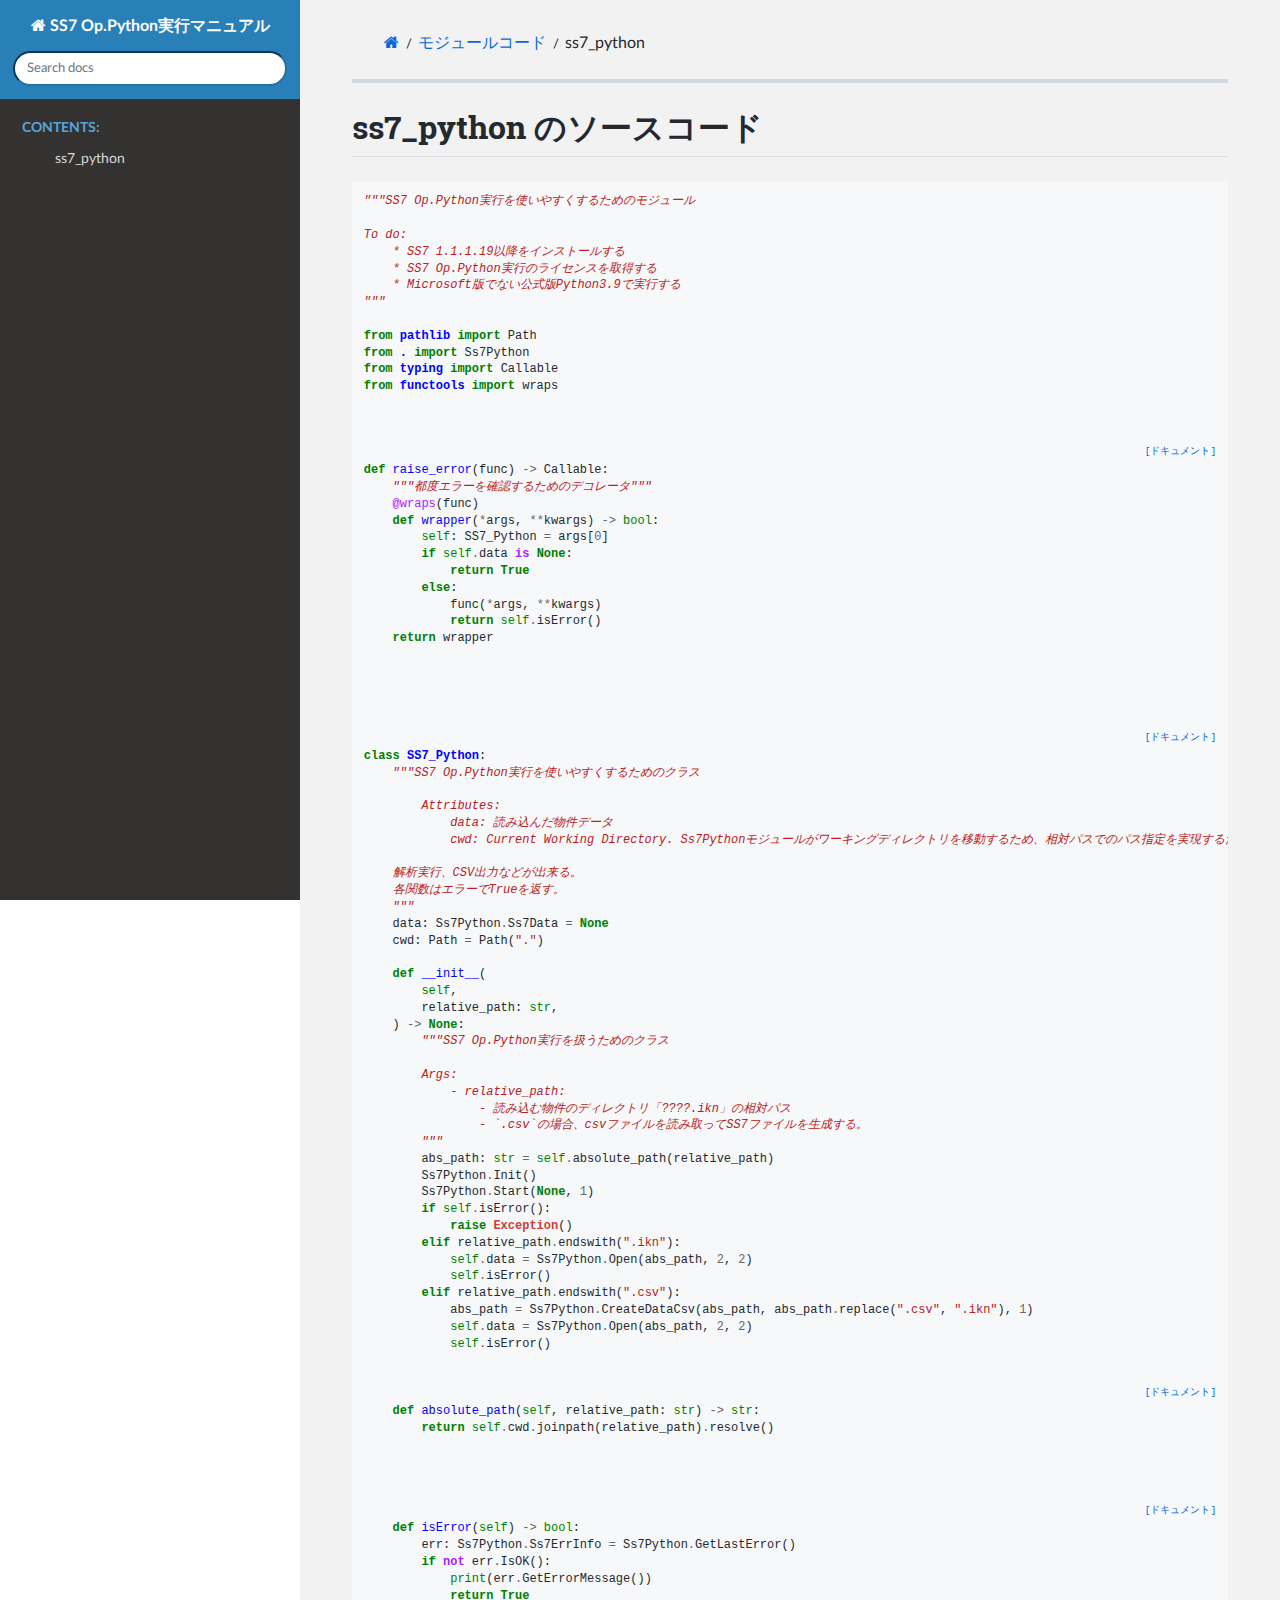
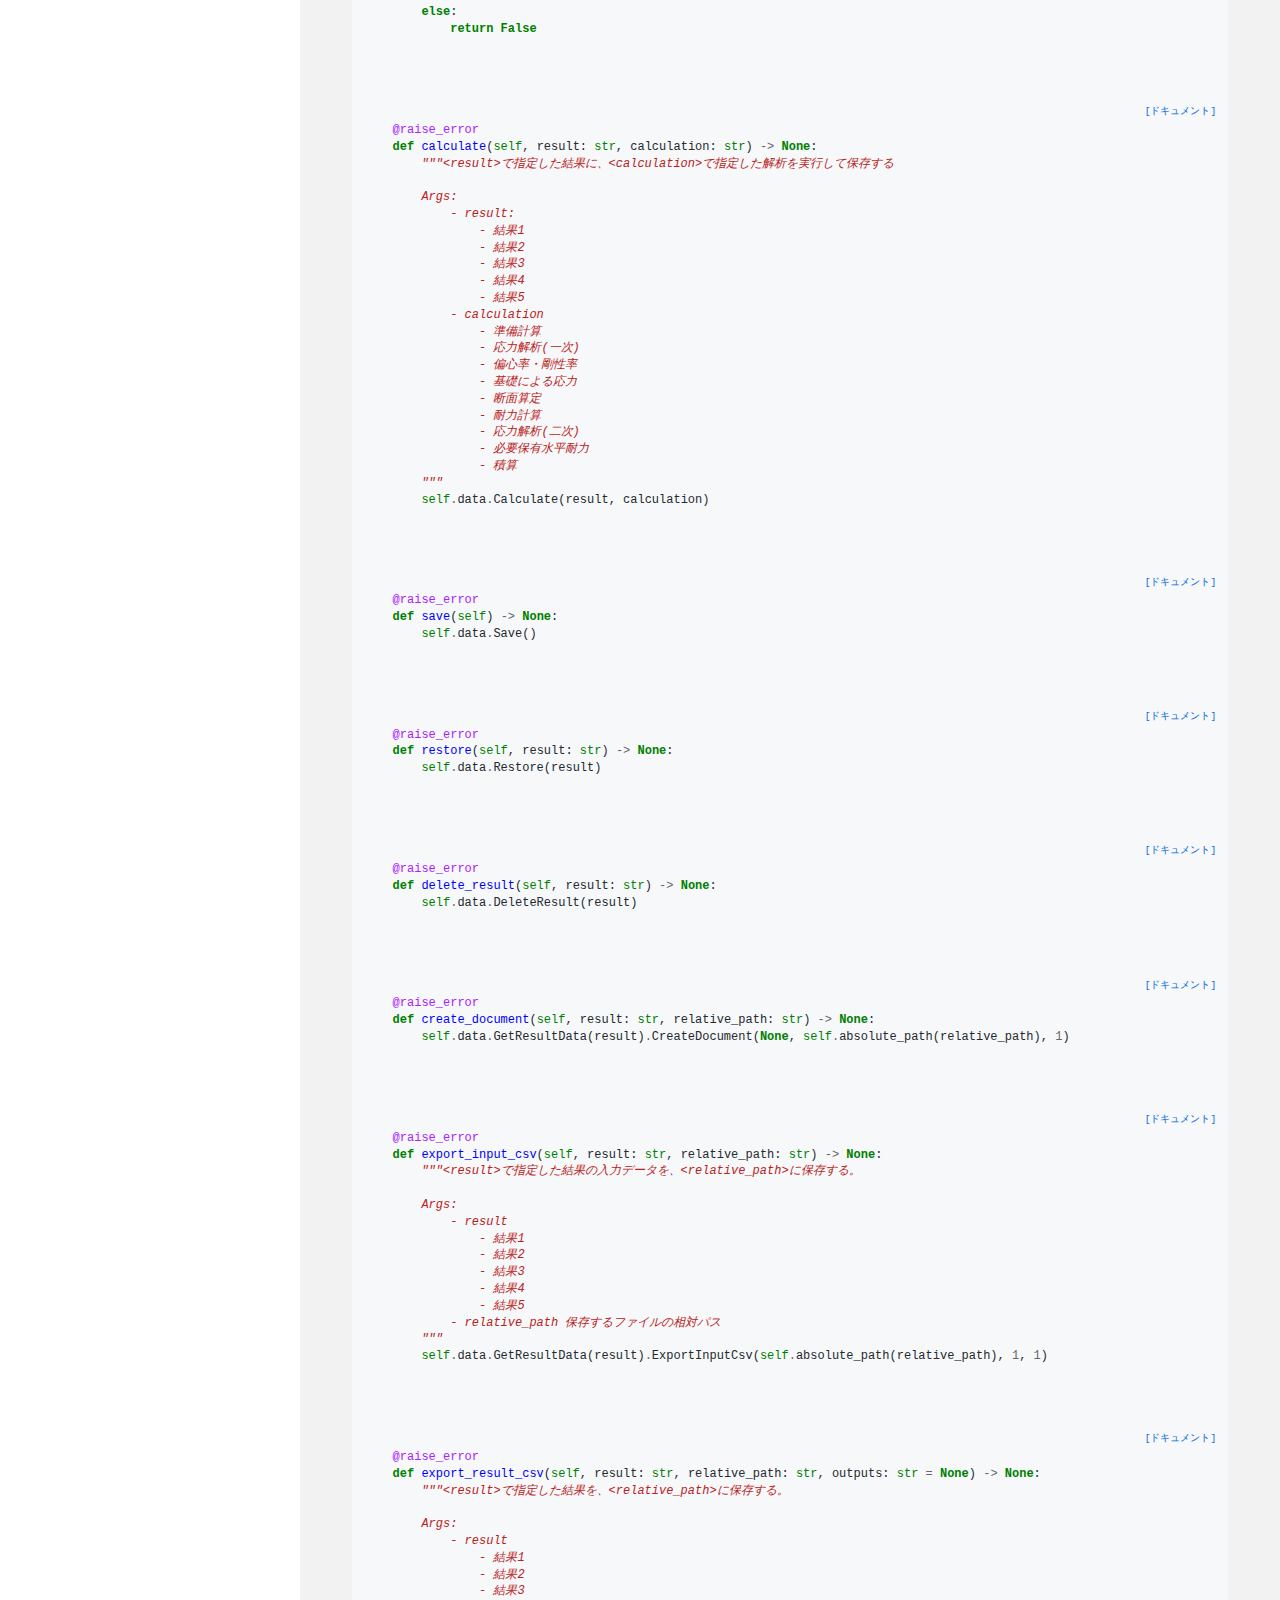
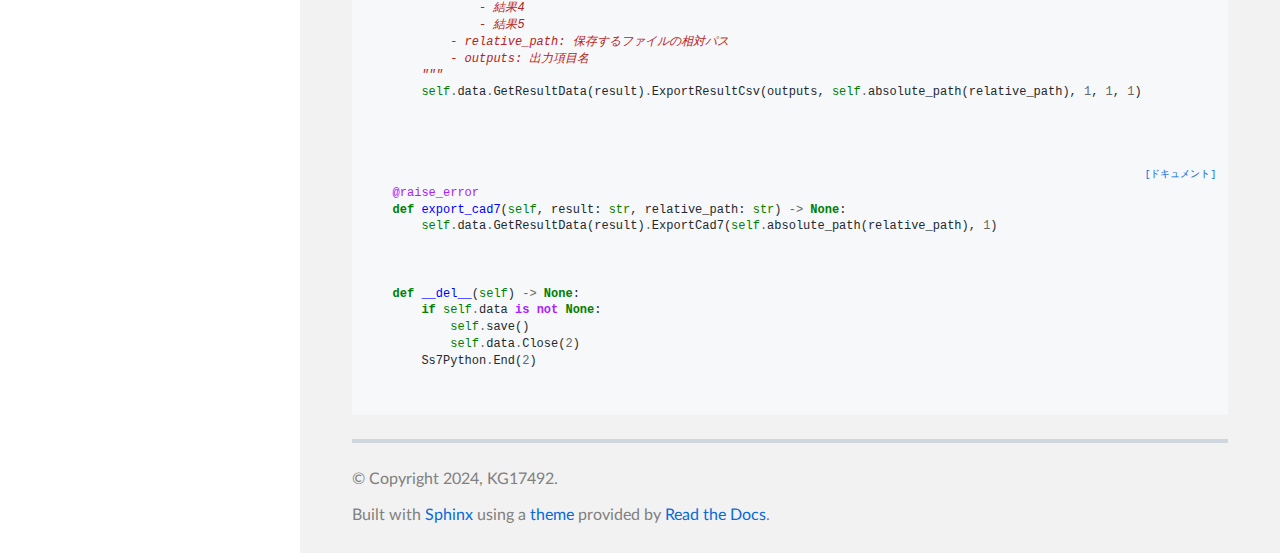
<file: docs/_modules/ss7_python.html>
<!DOCTYPE html>
<html class="writer-html5" lang="ja" data-content_root="../">
<head>
  <meta charset="utf-8" />
  <meta name="viewport" content="width=device-width, initial-scale=1.0" />
  <title>ss7_python &mdash; SS7 Op.Python実行マニュアル 1.0 ドキュメント</title>
      <link rel="stylesheet" type="text/css" href="../_static/pygments.css?v=80d5e7a1" />
      <link rel="stylesheet" type="text/css" href="../_static/css/mytheme.css?v=dd0aba51" />

  
    <link rel="shortcut icon" href="../_static/favicon.ico"/>
  <!--[if lt IE 9]>
    <script src="../_static/js/html5shiv.min.js"></script>
  <![endif]-->
  
        <script src="../_static/jquery.js?v=5d32c60e"></script>
        <script src="../_static/_sphinx_javascript_frameworks_compat.js?v=2cd50e6c"></script>
        <script src="../_static/documentation_options.js?v=6bbe880f"></script>
        <script src="../_static/doctools.js?v=9a2dae69"></script>
        <script src="../_static/sphinx_highlight.js?v=dc90522c"></script>
        <script src="../_static/translations.js?v=4dbe4bdc"></script>
    <script src="../_static/js/theme.js"></script>
    <link rel="index" title="索引" href="../genindex.html" />
    <link rel="search" title="検索" href="../search.html" /> 
</head>

<body class="wy-body-for-nav"> 
  <div class="wy-grid-for-nav">
    <nav data-toggle="wy-nav-shift" class="wy-nav-side">
      <div class="wy-side-scroll">
        <div class="wy-side-nav-search" >

          
          
          <a href="../index.html" class="icon icon-home">
            SS7 Op.Python実行マニュアル
          </a>
<div role="search">
  <form id="rtd-search-form" class="wy-form" action="../search.html" method="get">
    <input type="text" name="q" placeholder="Search docs" aria-label="Search docs" />
    <input type="hidden" name="check_keywords" value="yes" />
    <input type="hidden" name="area" value="default" />
  </form>
</div>
        </div><div class="wy-menu wy-menu-vertical" data-spy="affix" role="navigation" aria-label="Navigation menu">
              <p class="caption" role="heading"><span class="caption-text">Contents:</span></p>
<ul>
<li class="toctree-l1"><a class="reference internal" href="../modules.html">ss7_python</a></li>
</ul>

        </div>
      </div>
    </nav>

    <section data-toggle="wy-nav-shift" class="wy-nav-content-wrap"><nav class="wy-nav-top" aria-label="Mobile navigation menu" >
          <i data-toggle="wy-nav-top" class="fa fa-bars"></i>
          <a href="../index.html">SS7 Op.Python実行マニュアル</a>
      </nav>

      <div class="wy-nav-content">
        <div class="rst-content">
          <div role="navigation" aria-label="Page navigation">
  <ul class="wy-breadcrumbs">
      <li><a href="../index.html" class="icon icon-home" aria-label="Home"></a></li>
          <li class="breadcrumb-item"><a href="index.html">モジュールコード</a></li>
      <li class="breadcrumb-item active">ss7_python</li>
      <li class="wy-breadcrumbs-aside">
      </li>
  </ul>
  <hr/>
</div>
          <div role="main" class="document" itemscope="itemscope" itemtype="http://schema.org/Article">
           <div itemprop="articleBody">
             
  <h1>ss7_python のソースコード</h1><div class="highlight"><pre>
<span></span><span class="sd">&quot;&quot;&quot;SS7 Op.Python実行を使いやすくするためのモジュール</span>

<span class="sd">To do:</span>
<span class="sd">    * SS7 1.1.1.19以降をインストールする</span>
<span class="sd">    * SS7 Op.Python実行のライセンスを取得する</span>
<span class="sd">    * Microsoft版でない公式版Python3.9で実行する</span>
<span class="sd">&quot;&quot;&quot;</span>

<span class="kn">from</span> <span class="nn">pathlib</span> <span class="kn">import</span> <span class="n">Path</span>
<span class="kn">from</span> <span class="nn">.</span> <span class="kn">import</span> <span class="n">Ss7Python</span>
<span class="kn">from</span> <span class="nn">typing</span> <span class="kn">import</span> <span class="n">Callable</span>
<span class="kn">from</span> <span class="nn">functools</span> <span class="kn">import</span> <span class="n">wraps</span>


<div class="viewcode-block" id="raise_error">
<a class="viewcode-back" href="../ss7_python.html#ss7_python.raise_error">[ドキュメント]</a>
<span class="k">def</span> <span class="nf">raise_error</span><span class="p">(</span><span class="n">func</span><span class="p">)</span> <span class="o">-&gt;</span> <span class="n">Callable</span><span class="p">:</span>
<span class="w">    </span><span class="sd">&quot;&quot;&quot;都度エラーを確認するためのデコレータ&quot;&quot;&quot;</span>
    <span class="nd">@wraps</span><span class="p">(</span><span class="n">func</span><span class="p">)</span>
    <span class="k">def</span> <span class="nf">wrapper</span><span class="p">(</span><span class="o">*</span><span class="n">args</span><span class="p">,</span> <span class="o">**</span><span class="n">kwargs</span><span class="p">)</span> <span class="o">-&gt;</span> <span class="nb">bool</span><span class="p">:</span>
        <span class="bp">self</span><span class="p">:</span> <span class="n">SS7_Python</span> <span class="o">=</span> <span class="n">args</span><span class="p">[</span><span class="mi">0</span><span class="p">]</span>
        <span class="k">if</span> <span class="bp">self</span><span class="o">.</span><span class="n">data</span> <span class="ow">is</span> <span class="kc">None</span><span class="p">:</span>
            <span class="k">return</span> <span class="kc">True</span>
        <span class="k">else</span><span class="p">:</span>
            <span class="n">func</span><span class="p">(</span><span class="o">*</span><span class="n">args</span><span class="p">,</span> <span class="o">**</span><span class="n">kwargs</span><span class="p">)</span>
            <span class="k">return</span> <span class="bp">self</span><span class="o">.</span><span class="n">isError</span><span class="p">()</span>
    <span class="k">return</span> <span class="n">wrapper</span></div>



<div class="viewcode-block" id="SS7_Python">
<a class="viewcode-back" href="../ss7_python.html#ss7_python.SS7_Python">[ドキュメント]</a>
<span class="k">class</span> <span class="nc">SS7_Python</span><span class="p">:</span>
<span class="w">    </span><span class="sd">&quot;&quot;&quot;SS7 Op.Python実行を使いやすくするためのクラス</span>

<span class="sd">        Attributes:</span>
<span class="sd">            data: 読み込んだ物件データ</span>
<span class="sd">            cwd: Current Working Directory. Ss7Pythonモジュールがワーキングディレクトリを移動するため、相対パスでのパス指定を実現するために必要</span>

<span class="sd">    解析実行、CSV出力などが出来る。</span>
<span class="sd">    各関数はエラーでTrueを返す。</span>
<span class="sd">    &quot;&quot;&quot;</span>
    <span class="n">data</span><span class="p">:</span> <span class="n">Ss7Python</span><span class="o">.</span><span class="n">Ss7Data</span> <span class="o">=</span> <span class="kc">None</span>
    <span class="n">cwd</span><span class="p">:</span> <span class="n">Path</span> <span class="o">=</span> <span class="n">Path</span><span class="p">(</span><span class="s2">&quot;.&quot;</span><span class="p">)</span>

    <span class="k">def</span> <span class="fm">__init__</span><span class="p">(</span>
        <span class="bp">self</span><span class="p">,</span>
        <span class="n">relative_path</span><span class="p">:</span> <span class="nb">str</span><span class="p">,</span>
    <span class="p">)</span> <span class="o">-&gt;</span> <span class="kc">None</span><span class="p">:</span>
<span class="w">        </span><span class="sd">&quot;&quot;&quot;SS7 Op.Python実行を扱うためのクラス</span>

<span class="sd">        Args:</span>
<span class="sd">            - relative_path:</span>
<span class="sd">                - 読み込む物件のディレクトリ「????.ikn」の相対パス</span>
<span class="sd">                - `.csv`の場合、csvファイルを読み取ってSS7ファイルを生成する。</span>
<span class="sd">        &quot;&quot;&quot;</span>
        <span class="n">abs_path</span><span class="p">:</span> <span class="nb">str</span> <span class="o">=</span> <span class="bp">self</span><span class="o">.</span><span class="n">absolute_path</span><span class="p">(</span><span class="n">relative_path</span><span class="p">)</span>
        <span class="n">Ss7Python</span><span class="o">.</span><span class="n">Init</span><span class="p">()</span>
        <span class="n">Ss7Python</span><span class="o">.</span><span class="n">Start</span><span class="p">(</span><span class="kc">None</span><span class="p">,</span> <span class="mi">1</span><span class="p">)</span>
        <span class="k">if</span> <span class="bp">self</span><span class="o">.</span><span class="n">isError</span><span class="p">():</span>
            <span class="k">raise</span> <span class="ne">Exception</span><span class="p">()</span>
        <span class="k">elif</span> <span class="n">relative_path</span><span class="o">.</span><span class="n">endswith</span><span class="p">(</span><span class="s2">&quot;.ikn&quot;</span><span class="p">):</span>
            <span class="bp">self</span><span class="o">.</span><span class="n">data</span> <span class="o">=</span> <span class="n">Ss7Python</span><span class="o">.</span><span class="n">Open</span><span class="p">(</span><span class="n">abs_path</span><span class="p">,</span> <span class="mi">2</span><span class="p">,</span> <span class="mi">2</span><span class="p">)</span>
            <span class="bp">self</span><span class="o">.</span><span class="n">isError</span><span class="p">()</span>
        <span class="k">elif</span> <span class="n">relative_path</span><span class="o">.</span><span class="n">endswith</span><span class="p">(</span><span class="s2">&quot;.csv&quot;</span><span class="p">):</span>
            <span class="n">abs_path</span> <span class="o">=</span> <span class="n">Ss7Python</span><span class="o">.</span><span class="n">CreateDataCsv</span><span class="p">(</span><span class="n">abs_path</span><span class="p">,</span> <span class="n">abs_path</span><span class="o">.</span><span class="n">replace</span><span class="p">(</span><span class="s2">&quot;.csv&quot;</span><span class="p">,</span> <span class="s2">&quot;.ikn&quot;</span><span class="p">),</span> <span class="mi">1</span><span class="p">)</span>
            <span class="bp">self</span><span class="o">.</span><span class="n">data</span> <span class="o">=</span> <span class="n">Ss7Python</span><span class="o">.</span><span class="n">Open</span><span class="p">(</span><span class="n">abs_path</span><span class="p">,</span> <span class="mi">2</span><span class="p">,</span> <span class="mi">2</span><span class="p">)</span>
            <span class="bp">self</span><span class="o">.</span><span class="n">isError</span><span class="p">()</span>

<div class="viewcode-block" id="SS7_Python.absolute_path">
<a class="viewcode-back" href="../ss7_python.html#ss7_python.SS7_Python.absolute_path">[ドキュメント]</a>
    <span class="k">def</span> <span class="nf">absolute_path</span><span class="p">(</span><span class="bp">self</span><span class="p">,</span> <span class="n">relative_path</span><span class="p">:</span> <span class="nb">str</span><span class="p">)</span> <span class="o">-&gt;</span> <span class="nb">str</span><span class="p">:</span>
        <span class="k">return</span> <span class="bp">self</span><span class="o">.</span><span class="n">cwd</span><span class="o">.</span><span class="n">joinpath</span><span class="p">(</span><span class="n">relative_path</span><span class="p">)</span><span class="o">.</span><span class="n">resolve</span><span class="p">()</span></div>


<div class="viewcode-block" id="SS7_Python.isError">
<a class="viewcode-back" href="../ss7_python.html#ss7_python.SS7_Python.isError">[ドキュメント]</a>
    <span class="k">def</span> <span class="nf">isError</span><span class="p">(</span><span class="bp">self</span><span class="p">)</span> <span class="o">-&gt;</span> <span class="nb">bool</span><span class="p">:</span>
        <span class="n">err</span><span class="p">:</span> <span class="n">Ss7Python</span><span class="o">.</span><span class="n">Ss7ErrInfo</span> <span class="o">=</span> <span class="n">Ss7Python</span><span class="o">.</span><span class="n">GetLastError</span><span class="p">()</span>
        <span class="k">if</span> <span class="ow">not</span> <span class="n">err</span><span class="o">.</span><span class="n">IsOK</span><span class="p">():</span>
            <span class="nb">print</span><span class="p">(</span><span class="n">err</span><span class="o">.</span><span class="n">GetErrorMessage</span><span class="p">())</span>
            <span class="k">return</span> <span class="kc">True</span>
        <span class="k">else</span><span class="p">:</span>
            <span class="k">return</span> <span class="kc">False</span></div>


<div class="viewcode-block" id="SS7_Python.calculate">
<a class="viewcode-back" href="../ss7_python.html#ss7_python.SS7_Python.calculate">[ドキュメント]</a>
    <span class="nd">@raise_error</span>
    <span class="k">def</span> <span class="nf">calculate</span><span class="p">(</span><span class="bp">self</span><span class="p">,</span> <span class="n">result</span><span class="p">:</span> <span class="nb">str</span><span class="p">,</span> <span class="n">calculation</span><span class="p">:</span> <span class="nb">str</span><span class="p">)</span> <span class="o">-&gt;</span> <span class="kc">None</span><span class="p">:</span>
<span class="w">        </span><span class="sd">&quot;&quot;&quot;&lt;result&gt;で指定した結果に、&lt;calculation&gt;で指定した解析を実行して保存する</span>

<span class="sd">        Args:</span>
<span class="sd">            - result:</span>
<span class="sd">                - 結果1</span>
<span class="sd">                - 結果2</span>
<span class="sd">                - 結果3</span>
<span class="sd">                - 結果4</span>
<span class="sd">                - 結果5</span>
<span class="sd">            - calculation</span>
<span class="sd">                - 準備計算</span>
<span class="sd">                - 応力解析(一次)</span>
<span class="sd">                - 偏心率・剛性率</span>
<span class="sd">                - 基礎による応力</span>
<span class="sd">                - 断面算定</span>
<span class="sd">                - 耐力計算</span>
<span class="sd">                - 応力解析(二次)</span>
<span class="sd">                - 必要保有水平耐力</span>
<span class="sd">                - 積算</span>
<span class="sd">        &quot;&quot;&quot;</span>
        <span class="bp">self</span><span class="o">.</span><span class="n">data</span><span class="o">.</span><span class="n">Calculate</span><span class="p">(</span><span class="n">result</span><span class="p">,</span> <span class="n">calculation</span><span class="p">)</span></div>


<div class="viewcode-block" id="SS7_Python.save">
<a class="viewcode-back" href="../ss7_python.html#ss7_python.SS7_Python.save">[ドキュメント]</a>
    <span class="nd">@raise_error</span>
    <span class="k">def</span> <span class="nf">save</span><span class="p">(</span><span class="bp">self</span><span class="p">)</span> <span class="o">-&gt;</span> <span class="kc">None</span><span class="p">:</span>
        <span class="bp">self</span><span class="o">.</span><span class="n">data</span><span class="o">.</span><span class="n">Save</span><span class="p">()</span></div>


<div class="viewcode-block" id="SS7_Python.restore">
<a class="viewcode-back" href="../ss7_python.html#ss7_python.SS7_Python.restore">[ドキュメント]</a>
    <span class="nd">@raise_error</span>
    <span class="k">def</span> <span class="nf">restore</span><span class="p">(</span><span class="bp">self</span><span class="p">,</span> <span class="n">result</span><span class="p">:</span> <span class="nb">str</span><span class="p">)</span> <span class="o">-&gt;</span> <span class="kc">None</span><span class="p">:</span>
        <span class="bp">self</span><span class="o">.</span><span class="n">data</span><span class="o">.</span><span class="n">Restore</span><span class="p">(</span><span class="n">result</span><span class="p">)</span></div>


<div class="viewcode-block" id="SS7_Python.delete_result">
<a class="viewcode-back" href="../ss7_python.html#ss7_python.SS7_Python.delete_result">[ドキュメント]</a>
    <span class="nd">@raise_error</span>
    <span class="k">def</span> <span class="nf">delete_result</span><span class="p">(</span><span class="bp">self</span><span class="p">,</span> <span class="n">result</span><span class="p">:</span> <span class="nb">str</span><span class="p">)</span> <span class="o">-&gt;</span> <span class="kc">None</span><span class="p">:</span>
        <span class="bp">self</span><span class="o">.</span><span class="n">data</span><span class="o">.</span><span class="n">DeleteResult</span><span class="p">(</span><span class="n">result</span><span class="p">)</span></div>


<div class="viewcode-block" id="SS7_Python.create_document">
<a class="viewcode-back" href="../ss7_python.html#ss7_python.SS7_Python.create_document">[ドキュメント]</a>
    <span class="nd">@raise_error</span>
    <span class="k">def</span> <span class="nf">create_document</span><span class="p">(</span><span class="bp">self</span><span class="p">,</span> <span class="n">result</span><span class="p">:</span> <span class="nb">str</span><span class="p">,</span> <span class="n">relative_path</span><span class="p">:</span> <span class="nb">str</span><span class="p">)</span> <span class="o">-&gt;</span> <span class="kc">None</span><span class="p">:</span>
        <span class="bp">self</span><span class="o">.</span><span class="n">data</span><span class="o">.</span><span class="n">GetResultData</span><span class="p">(</span><span class="n">result</span><span class="p">)</span><span class="o">.</span><span class="n">CreateDocument</span><span class="p">(</span><span class="kc">None</span><span class="p">,</span> <span class="bp">self</span><span class="o">.</span><span class="n">absolute_path</span><span class="p">(</span><span class="n">relative_path</span><span class="p">),</span> <span class="mi">1</span><span class="p">)</span></div>


<div class="viewcode-block" id="SS7_Python.export_input_csv">
<a class="viewcode-back" href="../ss7_python.html#ss7_python.SS7_Python.export_input_csv">[ドキュメント]</a>
    <span class="nd">@raise_error</span>
    <span class="k">def</span> <span class="nf">export_input_csv</span><span class="p">(</span><span class="bp">self</span><span class="p">,</span> <span class="n">result</span><span class="p">:</span> <span class="nb">str</span><span class="p">,</span> <span class="n">relative_path</span><span class="p">:</span> <span class="nb">str</span><span class="p">)</span> <span class="o">-&gt;</span> <span class="kc">None</span><span class="p">:</span>
<span class="w">        </span><span class="sd">&quot;&quot;&quot;&lt;result&gt;で指定した結果の入力データを、&lt;relative_path&gt;に保存する。</span>

<span class="sd">        Args:</span>
<span class="sd">            - result</span>
<span class="sd">                - 結果1</span>
<span class="sd">                - 結果2</span>
<span class="sd">                - 結果3</span>
<span class="sd">                - 結果4</span>
<span class="sd">                - 結果5</span>
<span class="sd">            - relative_path 保存するファイルの相対パス</span>
<span class="sd">        &quot;&quot;&quot;</span>
        <span class="bp">self</span><span class="o">.</span><span class="n">data</span><span class="o">.</span><span class="n">GetResultData</span><span class="p">(</span><span class="n">result</span><span class="p">)</span><span class="o">.</span><span class="n">ExportInputCsv</span><span class="p">(</span><span class="bp">self</span><span class="o">.</span><span class="n">absolute_path</span><span class="p">(</span><span class="n">relative_path</span><span class="p">),</span> <span class="mi">1</span><span class="p">,</span> <span class="mi">1</span><span class="p">)</span></div>


<div class="viewcode-block" id="SS7_Python.export_result_csv">
<a class="viewcode-back" href="../ss7_python.html#ss7_python.SS7_Python.export_result_csv">[ドキュメント]</a>
    <span class="nd">@raise_error</span>
    <span class="k">def</span> <span class="nf">export_result_csv</span><span class="p">(</span><span class="bp">self</span><span class="p">,</span> <span class="n">result</span><span class="p">:</span> <span class="nb">str</span><span class="p">,</span> <span class="n">relative_path</span><span class="p">:</span> <span class="nb">str</span><span class="p">,</span> <span class="n">outputs</span><span class="p">:</span> <span class="nb">str</span> <span class="o">=</span> <span class="kc">None</span><span class="p">)</span> <span class="o">-&gt;</span> <span class="kc">None</span><span class="p">:</span>
<span class="w">        </span><span class="sd">&quot;&quot;&quot;&lt;result&gt;で指定した結果を、&lt;relative_path&gt;に保存する。</span>

<span class="sd">        Args:</span>
<span class="sd">            - result</span>
<span class="sd">                - 結果1</span>
<span class="sd">                - 結果2</span>
<span class="sd">                - 結果3</span>
<span class="sd">                - 結果4</span>
<span class="sd">                - 結果5</span>
<span class="sd">            - relative_path: 保存するファイルの相対パス</span>
<span class="sd">            - outputs: 出力項目名</span>
<span class="sd">        &quot;&quot;&quot;</span>
        <span class="bp">self</span><span class="o">.</span><span class="n">data</span><span class="o">.</span><span class="n">GetResultData</span><span class="p">(</span><span class="n">result</span><span class="p">)</span><span class="o">.</span><span class="n">ExportResultCsv</span><span class="p">(</span><span class="n">outputs</span><span class="p">,</span> <span class="bp">self</span><span class="o">.</span><span class="n">absolute_path</span><span class="p">(</span><span class="n">relative_path</span><span class="p">),</span> <span class="mi">1</span><span class="p">,</span> <span class="mi">1</span><span class="p">,</span> <span class="mi">1</span><span class="p">)</span></div>


<div class="viewcode-block" id="SS7_Python.export_cad7">
<a class="viewcode-back" href="../ss7_python.html#ss7_python.SS7_Python.export_cad7">[ドキュメント]</a>
    <span class="nd">@raise_error</span>
    <span class="k">def</span> <span class="nf">export_cad7</span><span class="p">(</span><span class="bp">self</span><span class="p">,</span> <span class="n">result</span><span class="p">:</span> <span class="nb">str</span><span class="p">,</span> <span class="n">relative_path</span><span class="p">:</span> <span class="nb">str</span><span class="p">)</span> <span class="o">-&gt;</span> <span class="kc">None</span><span class="p">:</span>
        <span class="bp">self</span><span class="o">.</span><span class="n">data</span><span class="o">.</span><span class="n">GetResultData</span><span class="p">(</span><span class="n">result</span><span class="p">)</span><span class="o">.</span><span class="n">ExportCad7</span><span class="p">(</span><span class="bp">self</span><span class="o">.</span><span class="n">absolute_path</span><span class="p">(</span><span class="n">relative_path</span><span class="p">),</span> <span class="mi">1</span><span class="p">)</span></div>


    <span class="k">def</span> <span class="fm">__del__</span><span class="p">(</span><span class="bp">self</span><span class="p">)</span> <span class="o">-&gt;</span> <span class="kc">None</span><span class="p">:</span>
        <span class="k">if</span> <span class="bp">self</span><span class="o">.</span><span class="n">data</span> <span class="ow">is</span> <span class="ow">not</span> <span class="kc">None</span><span class="p">:</span>
            <span class="bp">self</span><span class="o">.</span><span class="n">save</span><span class="p">()</span>
            <span class="bp">self</span><span class="o">.</span><span class="n">data</span><span class="o">.</span><span class="n">Close</span><span class="p">(</span><span class="mi">2</span><span class="p">)</span>
        <span class="n">Ss7Python</span><span class="o">.</span><span class="n">End</span><span class="p">(</span><span class="mi">2</span><span class="p">)</span></div>

</pre></div>

           </div>
          </div>
          <footer>

  <hr/>

  <div role="contentinfo">
    <p>&#169; Copyright 2024, KG17492.</p>
  </div>

  Built with <a href="https://www.sphinx-doc.org/">Sphinx</a> using a
    <a href="https://github.com/readthedocs/sphinx_rtd_theme">theme</a>
    provided by <a href="https://readthedocs.org">Read the Docs</a>.
   

</footer>
        </div>
      </div>
    </section>
  </div>
  <script>
      jQuery(function () {
          SphinxRtdTheme.Navigation.enable(true);
      });
  </script> 

</body>
</html>
</file>
<file: docs/_static/pygments.css>
pre { line-height: 125%; }
td.linenos .normal { color: inherit; background-color: transparent; padding-left: 5px; padding-right: 5px; }
span.linenos { color: inherit; background-color: transparent; padding-left: 5px; padding-right: 5px; }
td.linenos .special { color: #000000; background-color: #ffffc0; padding-left: 5px; padding-right: 5px; }
span.linenos.special { color: #000000; background-color: #ffffc0; padding-left: 5px; padding-right: 5px; }
.highlight .hll { background-color: #ffffcc }
.highlight { background: #f8f8f8; }
.highlight .c { color: #3D7B7B; font-style: italic } /* Comment */
.highlight .err { border: 1px solid #FF0000 } /* Error */
.highlight .k { color: #008000; font-weight: bold } /* Keyword */
.highlight .o { color: #666666 } /* Operator */
.highlight .ch { color: #3D7B7B; font-style: italic } /* Comment.Hashbang */
.highlight .cm { color: #3D7B7B; font-style: italic } /* Comment.Multiline */
.highlight .cp { color: #9C6500 } /* Comment.Preproc */
.highlight .cpf { color: #3D7B7B; font-style: italic } /* Comment.PreprocFile */
.highlight .c1 { color: #3D7B7B; font-style: italic } /* Comment.Single */
.highlight .cs { color: #3D7B7B; font-style: italic } /* Comment.Special */
.highlight .gd { color: #A00000 } /* Generic.Deleted */
.highlight .ge { font-style: italic } /* Generic.Emph */
.highlight .ges { font-weight: bold; font-style: italic } /* Generic.EmphStrong */
.highlight .gr { color: #E40000 } /* Generic.Error */
.highlight .gh { color: #000080; font-weight: bold } /* Generic.Heading */
.highlight .gi { color: #008400 } /* Generic.Inserted */
.highlight .go { color: #717171 } /* Generic.Output */
.highlight .gp { color: #000080; font-weight: bold } /* Generic.Prompt */
.highlight .gs { font-weight: bold } /* Generic.Strong */
.highlight .gu { color: #800080; font-weight: bold } /* Generic.Subheading */
.highlight .gt { color: #0044DD } /* Generic.Traceback */
.highlight .kc { color: #008000; font-weight: bold } /* Keyword.Constant */
.highlight .kd { color: #008000; font-weight: bold } /* Keyword.Declaration */
.highlight .kn { color: #008000; font-weight: bold } /* Keyword.Namespace */
.highlight .kp { color: #008000 } /* Keyword.Pseudo */
.highlight .kr { color: #008000; font-weight: bold } /* Keyword.Reserved */
.highlight .kt { color: #B00040 } /* Keyword.Type */
.highlight .m { color: #666666 } /* Literal.Number */
.highlight .s { color: #BA2121 } /* Literal.String */
.highlight .na { color: #687822 } /* Name.Attribute */
.highlight .nb { color: #008000 } /* Name.Builtin */
.highlight .nc { color: #0000FF; font-weight: bold } /* Name.Class */
.highlight .no { color: #880000 } /* Name.Constant */
.highlight .nd { color: #AA22FF } /* Name.Decorator */
.highlight .ni { color: #717171; font-weight: bold } /* Name.Entity */
.highlight .ne { color: #CB3F38; font-weight: bold } /* Name.Exception */
.highlight .nf { color: #0000FF } /* Name.Function */
.highlight .nl { color: #767600 } /* Name.Label */
.highlight .nn { color: #0000FF; font-weight: bold } /* Name.Namespace */
.highlight .nt { color: #008000; font-weight: bold } /* Name.Tag */
.highlight .nv { color: #19177C } /* Name.Variable */
.highlight .ow { color: #AA22FF; font-weight: bold } /* Operator.Word */
.highlight .w { color: #bbbbbb } /* Text.Whitespace */
.highlight .mb { color: #666666 } /* Literal.Number.Bin */
.highlight .mf { color: #666666 } /* Literal.Number.Float */
.highlight .mh { color: #666666 } /* Literal.Number.Hex */
.highlight .mi { color: #666666 } /* Literal.Number.Integer */
.highlight .mo { color: #666666 } /* Literal.Number.Oct */
.highlight .sa { color: #BA2121 } /* Literal.String.Affix */
.highlight .sb { color: #BA2121 } /* Literal.String.Backtick */
.highlight .sc { color: #BA2121 } /* Literal.String.Char */
.highlight .dl { color: #BA2121 } /* Literal.String.Delimiter */
.highlight .sd { color: #BA2121; font-style: italic } /* Literal.String.Doc */
.highlight .s2 { color: #BA2121 } /* Literal.String.Double */
.highlight .se { color: #AA5D1F; font-weight: bold } /* Literal.String.Escape */
.highlight .sh { color: #BA2121 } /* Literal.String.Heredoc */
.highlight .si { color: #A45A77; font-weight: bold } /* Literal.String.Interpol */
.highlight .sx { color: #008000 } /* Literal.String.Other */
.highlight .sr { color: #A45A77 } /* Literal.String.Regex */
.highlight .s1 { color: #BA2121 } /* Literal.String.Single */
.highlight .ss { color: #19177C } /* Literal.String.Symbol */
.highlight .bp { color: #008000 } /* Name.Builtin.Pseudo */
.highlight .fm { color: #0000FF } /* Name.Function.Magic */
.highlight .vc { color: #19177C } /* Name.Variable.Class */
.highlight .vg { color: #19177C } /* Name.Variable.Global */
.highlight .vi { color: #19177C } /* Name.Variable.Instance */
.highlight .vm { color: #19177C } /* Name.Variable.Magic */
.highlight .il { color: #666666 } /* Literal.Number.Integer.Long */
</file>
<file: docs/_static/css/mytheme.css>
/* @import url("theme.css"); */
@import url("github-markdown.css");
body li+li{
    margin-top: 0;
}

html{
    box-sizing:border-box
}
*,:after,:before{
    box-sizing:inherit
}
article,aside,details,figcaption,figure,footer,header,hgroup,nav,section{
    display:block
}
audio,canvas,video{
    display:inline-block;
    *display:inline;
    *zoom:1
}
[hidden],audio:not([controls]){
    display:none
}
*{
    -webkit-box-sizing:border-box;
    -moz-box-sizing:border-box;
    box-sizing:border-box
}
html{
    font-size:100%;
    -webkit-text-size-adjust:100%;
    -ms-text-size-adjust:100%
}
body{
    margin:0
}
a:active,a:hover{
    outline:0
}
abbr[title]{
    border-bottom:1px dotted
}
b,strong{
    font-weight:700
}
blockquote{
    margin:0
}
dfn{
    font-style:italic
}
ins{
    text-decoration:none
}
mark{
    font-style:italic;
    font-weight:700
}
.rst-content code,.rst-content tt,code,kbd,pre,samp{
    font-family:monospace,serif;
    _font-family:courier new,monospace;
    font-size:1em
}
pre{
    white-space:pre
}
q{
    quotes:none
}
q:after,q:before{
    content:"";
    content:none
}
small{
    font-size:85%
}
sub,sup{
    font-size:75%;
    line-height:0;
    position:relative;
    vertical-align:baseline
}
sup{
    top:-.5em
}
sub{
    bottom:-.25em
}
dl,ol,ul{
    margin:0;
    padding:0;
    list-style:none;
    list-style-image:none
}
li{
    list-style:none
}
dd{
    margin:0
}
img{
    border:0;
    -ms-interpolation-mode:bicubic;
    vertical-align:middle;
    max-width:100%
}
svg:not(:root){
    overflow:hidden
}
figure,form{
    margin:0
}
label{
    cursor:pointer
}
button,input,select,textarea{
    font-size:100%;
    margin:0;
    vertical-align:baseline;
    *vertical-align:middle
}
button,input{
    line-height:normal
}
button,input[type=button],input[type=reset],input[type=submit]{
    cursor:pointer;
    -webkit-appearance:button;
    *overflow:visible
}
button[disabled],input[disabled]{
    cursor:default
}
input[type=search]{
    -webkit-appearance:textfield;
    -moz-box-sizing:content-box;
    -webkit-box-sizing:content-box;
    box-sizing:content-box
}
textarea{
    resize:vertical
}
table{
    border-collapse:collapse;
    border-spacing:0
}
td{
    vertical-align:top
}
.chromeframe{
    margin:.2em 0;
    padding:.2em 0
}
.ir{
    display:block;
    border:0;
    text-indent:-999em;
    overflow:hidden;
    background-color:transparent;
    background-repeat:no-repeat;
    text-align:left;
    direction:ltr;
    *line-height:0
}
.ir br{
    display:none
}
.hidden{
    display:none!important;
    visibility:hidden
}
.visuallyhidden{
    border:0;
    clip:rect(0 0 0 0);
    height:1px;
    margin:-1px;
    overflow:hidden;
    padding:0;
    position:absolute;
    width:1px
}
.visuallyhidden.focusable:active,.visuallyhidden.focusable:focus{
    clip:auto;
    height:auto;
    margin:0;
    overflow:visible;
    position:static;
    width:auto
}
.invisible{
    visibility:hidden
}
.relative{
    position:relative
}
big,small{
    font-size:100%
}
@media print{
    body,html,section{
        background:none!important
    }
    *{
        box-shadow:none!important;
        text-shadow:none!important;
        filter:none!important;
        -ms-filter:none!important
    }
    a,a:visited{
        text-decoration:underline
    }
    .ir a:after,a[href^="#"]:after,a[href^="javascript:"]:after{
        content:""
    }
    blockquote,pre{
        page-break-inside:avoid
    }
    thead{
        display:table-header-group
    }
    img,tr{
        page-break-inside:avoid
    }
    img{
        max-width:100%!important
    }
    @page{
        margin:.5cm
    }
    .rst-content .toctree-wrapper>p.caption,h2,h3,p{
        orphans:3;
        widows:3
    }
    .rst-content .toctree-wrapper>p.caption,h2,h3{
        page-break-after:avoid
    }
}
.btn,.fa:before,.icon:before,.rst-content .admonition,.rst-content .admonition-title:before,.rst-content .admonition-todo,.rst-content .attention,.rst-content .caution,.rst-content .code-block-caption .headerlink:before,.rst-content .danger,.rst-content .eqno .headerlink:before,.rst-content .error,.rst-content .hint,.rst-content .important,.rst-content .note,.rst-content .seealso,.rst-content .tip,.rst-content .warning,.rst-content code.download span:first-child:before,.rst-content dl dt .headerlink:before,.rst-content h1 .headerlink:before,.rst-content h2 .headerlink:before,.rst-content h3 .headerlink:before,.rst-content h4 .headerlink:before,.rst-content h5 .headerlink:before,.rst-content h6 .headerlink:before,.rst-content p.caption .headerlink:before,.rst-content p .headerlink:before,.rst-content table>caption .headerlink:before,.rst-content tt.download span:first-child:before,.wy-alert,.wy-dropdown .caret:before,.wy-inline-validate.wy-inline-validate-danger .wy-input-context:before,.wy-inline-validate.wy-inline-validate-info .wy-input-context:before,.wy-inline-validate.wy-inline-validate-success .wy-input-context:before,.wy-inline-validate.wy-inline-validate-warning .wy-input-context:before,.wy-menu-vertical li.current>a button.toctree-expand:before,.wy-menu-vertical li.on a button.toctree-expand:before,.wy-menu-vertical li button.toctree-expand:before,input[type=color],input[type=date],input[type=datetime-local],input[type=datetime],input[type=email],input[type=month],input[type=number],input[type=password],input[type=search],input[type=tel],input[type=text],input[type=time],input[type=url],input[type=week],select,textarea{
    -webkit-font-smoothing:antialiased
}
.clearfix{
    *zoom:1
}
.clearfix:after,.clearfix:before{
    display:table;
    content:""
}
.clearfix:after{
    clear:both
}
/*! * Font Awesome 4.7.0 by @davegandy - http://fontawesome.io - @fontawesome * License - http://fontawesome.io/license (Font: SIL OFL 1.1, CSS: MIT License) */
@font-face{
    font-family:FontAwesome;
    src:url(fonts/fontawesome-webfont.eot?674f50d287a8c48dc19ba404d20fe713);
    src:url(fonts/fontawesome-webfont.eot?674f50d287a8c48dc19ba404d20fe713?#iefix&v=4.7.0) format("embedded-opentype"),url(fonts/fontawesome-webfont.woff2?af7ae505a9eed503f8b8e6982036873e) format("woff2"),url(fonts/fontawesome-webfont.woff?fee66e712a8a08eef5805a46892932ad) format("woff"),url(fonts/fontawesome-webfont.ttf?b06871f281fee6b241d60582ae9369b9) format("truetype"),url(fonts/fontawesome-webfont.svg?912ec66d7572ff821749319396470bde#fontawesomeregular) format("svg");
    font-weight:400;
    font-style:normal
}
.fa,.icon,.rst-content .admonition-title,.rst-content .code-block-caption .headerlink,.rst-content .eqno .headerlink,.rst-content code.download span:first-child,.rst-content dl dt .headerlink,.rst-content h1 .headerlink,.rst-content h2 .headerlink,.rst-content h3 .headerlink,.rst-content h4 .headerlink,.rst-content h5 .headerlink,.rst-content h6 .headerlink,.rst-content p.caption .headerlink,.rst-content p .headerlink,.rst-content table>caption .headerlink,.rst-content tt.download span:first-child,.wy-menu-vertical li.current>a button.toctree-expand,.wy-menu-vertical li.on a button.toctree-expand,.wy-menu-vertical li button.toctree-expand{
    display:inline-block;
    font:normal normal normal 14px/1 FontAwesome;
    font-size:inherit;
    text-rendering:auto;
    -webkit-font-smoothing:antialiased;
    -moz-osx-font-smoothing:grayscale
}
.fa-lg{
    font-size:1.33333em;
    line-height:.75em;
    vertical-align:-15%
}
.fa-2x{
    font-size:2em
}
.fa-3x{
    font-size:3em
}
.fa-4x{
    font-size:4em
}
.fa-5x{
    font-size:5em
}
.fa-fw{
    width:1.28571em;
    text-align:center
}
.fa-ul{
    padding-left:0;
    margin-left:2.14286em;
    list-style-type:none
}
.fa-ul>li{
    position:relative
}
.fa-li{
    position:absolute;
    left:-2.14286em;
    width:2.14286em;
    top:.14286em;
    text-align:center
}
.fa-li.fa-lg{
    left:-1.85714em
}
.fa-border{
    padding:.2em .25em .15em;
    border-radius:.1em
}
.fa-pull-left{
    float:left
}
.fa-pull-right{
    float:right
}
.fa-pull-left.icon,.fa.fa-pull-left,.rst-content .code-block-caption .fa-pull-left.headerlink,.rst-content .eqno .fa-pull-left.headerlink,.rst-content .fa-pull-left.admonition-title,.rst-content code.download span.fa-pull-left:first-child,.rst-content dl dt .fa-pull-left.headerlink,.rst-content h1 .fa-pull-left.headerlink,.rst-content h2 .fa-pull-left.headerlink,.rst-content h3 .fa-pull-left.headerlink,.rst-content h4 .fa-pull-left.headerlink,.rst-content h5 .fa-pull-left.headerlink,.rst-content h6 .fa-pull-left.headerlink,.rst-content p .fa-pull-left.headerlink,.rst-content table>caption .fa-pull-left.headerlink,.rst-content tt.download span.fa-pull-left:first-child,.wy-menu-vertical li.current>a button.fa-pull-left.toctree-expand,.wy-menu-vertical li.on a button.fa-pull-left.toctree-expand,.wy-menu-vertical li button.fa-pull-left.toctree-expand{
    margin-right:.3em
}
.fa-pull-right.icon,.fa.fa-pull-right,.rst-content .code-block-caption .fa-pull-right.headerlink,.rst-content .eqno .fa-pull-right.headerlink,.rst-content .fa-pull-right.admonition-title,.rst-content code.download span.fa-pull-right:first-child,.rst-content dl dt .fa-pull-right.headerlink,.rst-content h1 .fa-pull-right.headerlink,.rst-content h2 .fa-pull-right.headerlink,.rst-content h3 .fa-pull-right.headerlink,.rst-content h4 .fa-pull-right.headerlink,.rst-content h5 .fa-pull-right.headerlink,.rst-content h6 .fa-pull-right.headerlink,.rst-content p .fa-pull-right.headerlink,.rst-content table>caption .fa-pull-right.headerlink,.rst-content tt.download span.fa-pull-right:first-child,.wy-menu-vertical li.current>a button.fa-pull-right.toctree-expand,.wy-menu-vertical li.on a button.fa-pull-right.toctree-expand,.wy-menu-vertical li button.fa-pull-right.toctree-expand{
    margin-left:.3em
}
.pull-right{
    float:right
}
.pull-left{
    float:left
}
.fa.pull-left,.pull-left.icon,.rst-content .code-block-caption .pull-left.headerlink,.rst-content .eqno .pull-left.headerlink,.rst-content .pull-left.admonition-title,.rst-content code.download span.pull-left:first-child,.rst-content dl dt .pull-left.headerlink,.rst-content h1 .pull-left.headerlink,.rst-content h2 .pull-left.headerlink,.rst-content h3 .pull-left.headerlink,.rst-content h4 .pull-left.headerlink,.rst-content h5 .pull-left.headerlink,.rst-content h6 .pull-left.headerlink,.rst-content p .pull-left.headerlink,.rst-content table>caption .pull-left.headerlink,.rst-content tt.download span.pull-left:first-child,.wy-menu-vertical li.current>a button.pull-left.toctree-expand,.wy-menu-vertical li.on a button.pull-left.toctree-expand,.wy-menu-vertical li button.pull-left.toctree-expand{
    margin-right:.3em
}
.fa.pull-right,.pull-right.icon,.rst-content .code-block-caption .pull-right.headerlink,.rst-content .eqno .pull-right.headerlink,.rst-content .pull-right.admonition-title,.rst-content code.download span.pull-right:first-child,.rst-content dl dt .pull-right.headerlink,.rst-content h1 .pull-right.headerlink,.rst-content h2 .pull-right.headerlink,.rst-content h3 .pull-right.headerlink,.rst-content h4 .pull-right.headerlink,.rst-content h5 .pull-right.headerlink,.rst-content h6 .pull-right.headerlink,.rst-content p .pull-right.headerlink,.rst-content table>caption .pull-right.headerlink,.rst-content tt.download span.pull-right:first-child,.wy-menu-vertical li.current>a button.pull-right.toctree-expand,.wy-menu-vertical li.on a button.pull-right.toctree-expand,.wy-menu-vertical li button.pull-right.toctree-expand{
    margin-left:.3em
}
.fa-spin{
    -webkit-animation:fa-spin 2s linear infinite;
    animation:fa-spin 2s linear infinite
}
.fa-pulse{
    -webkit-animation:fa-spin 1s steps(8) infinite;
    animation:fa-spin 1s steps(8) infinite
}
@-webkit-keyframes fa-spin{
    0%{
        -webkit-transform:rotate(0deg);
        transform:rotate(0deg)
    }
    to{
        -webkit-transform:rotate(359deg);
        transform:rotate(359deg)
    }
}
@keyframes fa-spin{
    0%{
        -webkit-transform:rotate(0deg);
        transform:rotate(0deg)
    }
    to{
        -webkit-transform:rotate(359deg);
        transform:rotate(359deg)
    }
}
.fa-rotate-90{
    -ms-filter:"progid:DXImageTransform.Microsoft.BasicImage(rotation=1)";
    -webkit-transform:rotate(90deg);
    -ms-transform:rotate(90deg);
    transform:rotate(90deg)
}
.fa-rotate-180{
    -ms-filter:"progid:DXImageTransform.Microsoft.BasicImage(rotation=2)";
    -webkit-transform:rotate(180deg);
    -ms-transform:rotate(180deg);
    transform:rotate(180deg)
}
.fa-rotate-270{
    -ms-filter:"progid:DXImageTransform.Microsoft.BasicImage(rotation=3)";
    -webkit-transform:rotate(270deg);
    -ms-transform:rotate(270deg);
    transform:rotate(270deg)
}
.fa-flip-horizontal{
    -ms-filter:"progid:DXImageTransform.Microsoft.BasicImage(rotation=0, mirror=1)";
    -webkit-transform:scaleX(-1);
    -ms-transform:scaleX(-1);
    transform:scaleX(-1)
}
.fa-flip-vertical{
    -ms-filter:"progid:DXImageTransform.Microsoft.BasicImage(rotation=2, mirror=1)";
    -webkit-transform:scaleY(-1);
    -ms-transform:scaleY(-1);
    transform:scaleY(-1)
}
:root .fa-flip-horizontal,:root .fa-flip-vertical,:root .fa-rotate-90,:root .fa-rotate-180,:root .fa-rotate-270{
    filter:none
}
.fa-stack{
    position:relative;
    display:inline-block;
    width:2em;
    height:2em;
    line-height:2em;
    vertical-align:middle
}
.fa-stack-1x,.fa-stack-2x{
    position:absolute;
    left:0;
    width:100%;
    text-align:center
}
.fa-stack-1x{
    line-height:inherit
}
.fa-stack-2x{
    font-size:2em
}
.fa-glass:before{
    content:""
}
.fa-music:before{
    content:""
}
.fa-search:before,.icon-search:before{
    content:""
}
.fa-envelope-o:before{
    content:""
}
.fa-heart:before{
    content:""
}
.fa-star:before{
    content:""
}
.fa-star-o:before{
    content:""
}
.fa-user:before{
    content:""
}
.fa-film:before{
    content:""
}
.fa-th-large:before{
    content:""
}
.fa-th:before{
    content:""
}
.fa-th-list:before{
    content:""
}
.fa-check:before{
    content:""
}
.fa-close:before,.fa-remove:before,.fa-times:before{
    content:""
}
.fa-search-plus:before{
    content:""
}
.fa-search-minus:before{
    content:""
}
.fa-power-off:before{
    content:""
}
.fa-signal:before{
    content:""
}
.fa-cog:before,.fa-gear:before{
    content:""
}
.fa-trash-o:before{
    content:""
}
.fa-home:before,.icon-home:before{
    content:""
}
.fa-file-o:before{
    content:""
}
.fa-clock-o:before{
    content:""
}
.fa-road:before{
    content:""
}
.fa-download:before,.rst-content code.download span:first-child:before,.rst-content tt.download span:first-child:before{
    content:""
}
.fa-arrow-circle-o-down:before{
    content:""
}
.fa-arrow-circle-o-up:before{
    content:""
}
.fa-inbox:before{
    content:""
}
.fa-play-circle-o:before{
    content:""
}
.fa-repeat:before,.fa-rotate-right:before{
    content:""
}
.fa-refresh:before{
    content:""
}
.fa-list-alt:before{
    content:""
}
.fa-lock:before{
    content:""
}
.fa-flag:before{
    content:""
}
.fa-headphones:before{
    content:""
}
.fa-volume-off:before{
    content:""
}
.fa-volume-down:before{
    content:""
}
.fa-volume-up:before{
    content:""
}
.fa-qrcode:before{
    content:""
}
.fa-barcode:before{
    content:""
}
.fa-tag:before{
    content:""
}
.fa-tags:before{
    content:""
}
.fa-book:before,.icon-book:before{
    content:""
}
.fa-bookmark:before{
    content:""
}
.fa-print:before{
    content:""
}
.fa-camera:before{
    content:""
}
.fa-font:before{
    content:""
}
.fa-bold:before{
    content:""
}
.fa-italic:before{
    content:""
}
.fa-text-height:before{
    content:""
}
.fa-text-width:before{
    content:""
}
.fa-align-left:before{
    content:""
}
.fa-align-center:before{
    content:""
}
.fa-align-right:before{
    content:""
}
.fa-align-justify:before{
    content:""
}
.fa-list:before{
    content:""
}
.fa-dedent:before,.fa-outdent:before{
    content:""
}
.fa-indent:before{
    content:""
}
.fa-video-camera:before{
    content:""
}
.fa-image:before,.fa-photo:before,.fa-picture-o:before{
    content:""
}
.fa-pencil:before{
    content:""
}
.fa-map-marker:before{
    content:""
}
.fa-adjust:before{
    content:""
}
.fa-tint:before{
    content:""
}
.fa-edit:before,.fa-pencil-square-o:before{
    content:""
}
.fa-share-square-o:before{
    content:""
}
.fa-check-square-o:before{
    content:""
}
.fa-arrows:before{
    content:""
}
.fa-step-backward:before{
    content:""
}
.fa-fast-backward:before{
    content:""
}
.fa-backward:before{
    content:""
}
.fa-play:before{
    content:""
}
.fa-pause:before{
    content:""
}
.fa-stop:before{
    content:""
}
.fa-forward:before{
    content:""
}
.fa-fast-forward:before{
    content:""
}
.fa-step-forward:before{
    content:""
}
.fa-eject:before{
    content:""
}
.fa-chevron-left:before{
    content:""
}
.fa-chevron-right:before{
    content:""
}
.fa-plus-circle:before{
    content:""
}
.fa-minus-circle:before{
    content:""
}
.fa-times-circle:before,.wy-inline-validate.wy-inline-validate-danger .wy-input-context:before{
    content:""
}
.fa-check-circle:before,.wy-inline-validate.wy-inline-validate-success .wy-input-context:before{
    content:""
}
.fa-question-circle:before{
    content:""
}
.fa-info-circle:before{
    content:""
}
.fa-crosshairs:before{
    content:""
}
.fa-times-circle-o:before{
    content:""
}
.fa-check-circle-o:before{
    content:""
}
.fa-ban:before{
    content:""
}
.fa-arrow-left:before{
    content:""
}
.fa-arrow-right:before{
    content:""
}
.fa-arrow-up:before{
    content:""
}
.fa-arrow-down:before{
    content:""
}
.fa-mail-forward:before,.fa-share:before{
    content:""
}
.fa-expand:before{
    content:""
}
.fa-compress:before{
    content:""
}
.fa-plus:before{
    content:""
}
.fa-minus:before{
    content:""
}
.fa-asterisk:before{
    content:""
}
.fa-exclamation-circle:before,.rst-content .admonition-title:before,.wy-inline-validate.wy-inline-validate-info .wy-input-context:before,.wy-inline-validate.wy-inline-validate-warning .wy-input-context:before{
    content:""
}
.fa-gift:before{
    content:""
}
.fa-leaf:before{
    content:""
}
.fa-fire:before,.icon-fire:before{
    content:""
}
.fa-eye:before{
    content:""
}
.fa-eye-slash:before{
    content:""
}
.fa-exclamation-triangle:before,.fa-warning:before{
    content:""
}
.fa-plane:before{
    content:""
}
.fa-calendar:before{
    content:""
}
.fa-random:before{
    content:""
}
.fa-comment:before{
    content:""
}
.fa-magnet:before{
    content:""
}
.fa-chevron-up:before{
    content:""
}
.fa-chevron-down:before{
    content:""
}
.fa-retweet:before{
    content:""
}
.fa-shopping-cart:before{
    content:""
}
.fa-folder:before{
    content:""
}
.fa-folder-open:before{
    content:""
}
.fa-arrows-v:before{
    content:""
}
.fa-arrows-h:before{
    content:""
}
.fa-bar-chart-o:before,.fa-bar-chart:before{
    content:""
}
.fa-twitter-square:before{
    content:""
}
.fa-facebook-square:before{
    content:""
}
.fa-camera-retro:before{
    content:""
}
.fa-key:before{
    content:""
}
.fa-cogs:before,.fa-gears:before{
    content:""
}
.fa-comments:before{
    content:""
}
.fa-thumbs-o-up:before{
    content:""
}
.fa-thumbs-o-down:before{
    content:""
}
.fa-star-half:before{
    content:""
}
.fa-heart-o:before{
    content:""
}
.fa-sign-out:before{
    content:""
}
.fa-linkedin-square:before{
    content:""
}
.fa-thumb-tack:before{
    content:""
}
.fa-external-link:before{
    content:""
}
.fa-sign-in:before{
    content:""
}
.fa-trophy:before{
    content:""
}
.fa-github-square:before{
    content:""
}
.fa-upload:before{
    content:""
}
.fa-lemon-o:before{
    content:""
}
.fa-phone:before{
    content:""
}
.fa-square-o:before{
    content:""
}
.fa-bookmark-o:before{
    content:""
}
.fa-phone-square:before{
    content:""
}
.fa-twitter:before{
    content:""
}
.fa-facebook-f:before,.fa-facebook:before{
    content:""
}
.fa-github:before,.icon-github:before{
    content:""
}
.fa-unlock:before{
    content:""
}
.fa-credit-card:before{
    content:""
}
.fa-feed:before,.fa-rss:before{
    content:""
}
.fa-hdd-o:before{
    content:""
}
.fa-bullhorn:before{
    content:""
}
.fa-bell:before{
    content:""
}
.fa-certificate:before{
    content:""
}
.fa-hand-o-right:before{
    content:""
}
.fa-hand-o-left:before{
    content:""
}
.fa-hand-o-up:before{
    content:""
}
.fa-hand-o-down:before{
    content:""
}
.fa-arrow-circle-left:before,.icon-circle-arrow-left:before{
    content:""
}
.fa-arrow-circle-right:before,.icon-circle-arrow-right:before{
    content:""
}
.fa-arrow-circle-up:before{
    content:""
}
.fa-arrow-circle-down:before{
    content:""
}
.fa-globe:before{
    content:""
}
.fa-wrench:before{
    content:""
}
.fa-tasks:before{
    content:""
}
.fa-filter:before{
    content:""
}
.fa-briefcase:before{
    content:""
}
.fa-arrows-alt:before{
    content:""
}
.fa-group:before,.fa-users:before{
    content:""
}
.fa-chain:before,.fa-link:before,.icon-link:before{
    content:""
}
.fa-cloud:before{
    content:""
}
.fa-flask:before{
    content:""
}
.fa-cut:before,.fa-scissors:before{
    content:""
}
.fa-copy:before,.fa-files-o:before{
    content:""
}
.fa-paperclip:before{
    content:""
}
.fa-floppy-o:before,.fa-save:before{
    content:""
}
.fa-square:before{
    content:""
}
.fa-bars:before,.fa-navicon:before,.fa-reorder:before{
    content:""
}
.fa-list-ul:before{
    content:""
}
.fa-list-ol:before{
    content:""
}
.fa-strikethrough:before{
    content:""
}
.fa-underline:before{
    content:""
}
.fa-table:before{
    content:""
}
.fa-magic:before{
    content:""
}
.fa-truck:before{
    content:""
}
.fa-pinterest:before{
    content:""
}
.fa-pinterest-square:before{
    content:""
}
.fa-google-plus-square:before{
    content:""
}
.fa-google-plus:before{
    content:""
}
.fa-money:before{
    content:""
}
.fa-caret-down:before,.icon-caret-down:before,.wy-dropdown .caret:before{
    content:""
}
.fa-caret-up:before{
    content:""
}
.fa-caret-left:before{
    content:""
}
.fa-caret-right:before{
    content:""
}
.fa-columns:before{
    content:""
}
.fa-sort:before,.fa-unsorted:before{
    content:""
}
.fa-sort-desc:before,.fa-sort-down:before{
    content:""
}
.fa-sort-asc:before,.fa-sort-up:before{
    content:""
}
.fa-envelope:before{
    content:""
}
.fa-linkedin:before{
    content:""
}
.fa-rotate-left:before,.fa-undo:before{
    content:""
}
.fa-gavel:before,.fa-legal:before{
    content:""
}
.fa-dashboard:before,.fa-tachometer:before{
    content:""
}
.fa-comment-o:before{
    content:""
}
.fa-comments-o:before{
    content:""
}
.fa-bolt:before,.fa-flash:before{
    content:""
}
.fa-sitemap:before{
    content:""
}
.fa-umbrella:before{
    content:""
}
.fa-clipboard:before,.fa-paste:before{
    content:""
}
.fa-lightbulb-o:before{
    content:""
}
.fa-exchange:before{
    content:""
}
.fa-cloud-download:before{
    content:""
}
.fa-cloud-upload:before{
    content:""
}
.fa-user-md:before{
    content:""
}
.fa-stethoscope:before{
    content:""
}
.fa-suitcase:before{
    content:""
}
.fa-bell-o:before{
    content:""
}
.fa-coffee:before{
    content:""
}
.fa-cutlery:before{
    content:""
}
.fa-file-text-o:before{
    content:""
}
.fa-building-o:before{
    content:""
}
.fa-hospital-o:before{
    content:""
}
.fa-ambulance:before{
    content:""
}
.fa-medkit:before{
    content:""
}
.fa-fighter-jet:before{
    content:""
}
.fa-beer:before{
    content:""
}
.fa-h-square:before{
    content:""
}
.fa-plus-square:before{
    content:""
}
.fa-angle-double-left:before{
    content:""
}
.fa-angle-double-right:before{
    content:""
}
.fa-angle-double-up:before{
    content:""
}
.fa-angle-double-down:before{
    content:""
}
.fa-angle-left:before{
    content:""
}
.fa-angle-right:before{
    content:""
}
.fa-angle-up:before{
    content:""
}
.fa-angle-down:before{
    content:""
}
.fa-desktop:before{
    content:""
}
.fa-laptop:before{
    content:""
}
.fa-tablet:before{
    content:""
}
.fa-mobile-phone:before,.fa-mobile:before{
    content:""
}
.fa-circle-o:before{
    content:""
}
.fa-quote-left:before{
    content:""
}
.fa-quote-right:before{
    content:""
}
.fa-spinner:before{
    content:""
}
.fa-circle:before{
    content:""
}
.fa-mail-reply:before,.fa-reply:before{
    content:""
}
.fa-github-alt:before{
    content:""
}
.fa-folder-o:before{
    content:""
}
.fa-folder-open-o:before{
    content:""
}
.fa-smile-o:before{
    content:""
}
.fa-frown-o:before{
    content:""
}
.fa-meh-o:before{
    content:""
}
.fa-gamepad:before{
    content:""
}
.fa-keyboard-o:before{
    content:""
}
.fa-flag-o:before{
    content:""
}
.fa-flag-checkered:before{
    content:""
}
.fa-terminal:before{
    content:""
}
.fa-code:before{
    content:""
}
.fa-mail-reply-all:before,.fa-reply-all:before{
    content:""
}
.fa-star-half-empty:before,.fa-star-half-full:before,.fa-star-half-o:before{
    content:""
}
.fa-location-arrow:before{
    content:""
}
.fa-crop:before{
    content:""
}
.fa-code-fork:before{
    content:""
}
.fa-chain-broken:before,.fa-unlink:before{
    content:""
}
.fa-question:before{
    content:""
}
.fa-info:before{
    content:""
}
.fa-exclamation:before{
    content:""
}
.fa-superscript:before{
    content:""
}
.fa-subscript:before{
    content:""
}
.fa-eraser:before{
    content:""
}
.fa-puzzle-piece:before{
    content:""
}
.fa-microphone:before{
    content:""
}
.fa-microphone-slash:before{
    content:""
}
.fa-shield:before{
    content:""
}
.fa-calendar-o:before{
    content:""
}
.fa-fire-extinguisher:before{
    content:""
}
.fa-rocket:before{
    content:""
}
.fa-maxcdn:before{
    content:""
}
.fa-chevron-circle-left:before{
    content:""
}
.fa-chevron-circle-right:before{
    content:""
}
.fa-chevron-circle-up:before{
    content:""
}
.fa-chevron-circle-down:before{
    content:""
}
.fa-html5:before{
    content:""
}
.fa-css3:before{
    content:""
}
.fa-anchor:before{
    content:""
}
.fa-unlock-alt:before{
    content:""
}
.fa-bullseye:before{
    content:""
}
.fa-ellipsis-h:before{
    content:""
}
.fa-ellipsis-v:before{
    content:""
}
.fa-rss-square:before{
    content:""
}
.fa-play-circle:before{
    content:""
}
.fa-ticket:before{
    content:""
}
.fa-minus-square:before{
    content:""
}
.fa-minus-square-o:before,.wy-menu-vertical li.current>a button.toctree-expand:before,.wy-menu-vertical li.on a button.toctree-expand:before{
    content:""
}
.fa-level-up:before{
    content:""
}
.fa-level-down:before{
    content:""
}
.fa-check-square:before{
    content:""
}
.fa-pencil-square:before{
    content:""
}
.fa-external-link-square:before{
    content:""
}
.fa-share-square:before{
    content:""
}
.fa-compass:before{
    content:""
}
.fa-caret-square-o-down:before,.fa-toggle-down:before{
    content:""
}
.fa-caret-square-o-up:before,.fa-toggle-up:before{
    content:""
}
.fa-caret-square-o-right:before,.fa-toggle-right:before{
    content:""
}
.fa-eur:before,.fa-euro:before{
    content:""
}
.fa-gbp:before{
    content:""
}
.fa-dollar:before,.fa-usd:before{
    content:""
}
.fa-inr:before,.fa-rupee:before{
    content:""
}
.fa-cny:before,.fa-jpy:before,.fa-rmb:before,.fa-yen:before{
    content:""
}
.fa-rouble:before,.fa-rub:before,.fa-ruble:before{
    content:""
}
.fa-krw:before,.fa-won:before{
    content:""
}
.fa-bitcoin:before,.fa-btc:before{
    content:""
}
.fa-file:before{
    content:""
}
.fa-file-text:before{
    content:""
}
.fa-sort-alpha-asc:before{
    content:""
}
.fa-sort-alpha-desc:before{
    content:""
}
.fa-sort-amount-asc:before{
    content:""
}
.fa-sort-amount-desc:before{
    content:""
}
.fa-sort-numeric-asc:before{
    content:""
}
.fa-sort-numeric-desc:before{
    content:""
}
.fa-thumbs-up:before{
    content:""
}
.fa-thumbs-down:before{
    content:""
}
.fa-youtube-square:before{
    content:""
}
.fa-youtube:before{
    content:""
}
.fa-xing:before{
    content:""
}
.fa-xing-square:before{
    content:""
}
.fa-youtube-play:before{
    content:""
}
.fa-dropbox:before{
    content:""
}
.fa-stack-overflow:before{
    content:""
}
.fa-instagram:before{
    content:""
}
.fa-flickr:before{
    content:""
}
.fa-adn:before{
    content:""
}
.fa-bitbucket:before,.icon-bitbucket:before{
    content:""
}
.fa-bitbucket-square:before{
    content:""
}
.fa-tumblr:before{
    content:""
}
.fa-tumblr-square:before{
    content:""
}
.fa-long-arrow-down:before{
    content:""
}
.fa-long-arrow-up:before{
    content:""
}
.fa-long-arrow-left:before{
    content:""
}
.fa-long-arrow-right:before{
    content:""
}
.fa-apple:before{
    content:""
}
.fa-windows:before{
    content:""
}
.fa-android:before{
    content:""
}
.fa-linux:before{
    content:""
}
.fa-dribbble:before{
    content:""
}
.fa-skype:before{
    content:""
}
.fa-foursquare:before{
    content:""
}
.fa-trello:before{
    content:""
}
.fa-female:before{
    content:""
}
.fa-male:before{
    content:""
}
.fa-gittip:before,.fa-gratipay:before{
    content:""
}
.fa-sun-o:before{
    content:""
}
.fa-moon-o:before{
    content:""
}
.fa-archive:before{
    content:""
}
.fa-bug:before{
    content:""
}
.fa-vk:before{
    content:""
}
.fa-weibo:before{
    content:""
}
.fa-renren:before{
    content:""
}
.fa-pagelines:before{
    content:""
}
.fa-stack-exchange:before{
    content:""
}
.fa-arrow-circle-o-right:before{
    content:""
}
.fa-arrow-circle-o-left:before{
    content:""
}
.fa-caret-square-o-left:before,.fa-toggle-left:before{
    content:""
}
.fa-dot-circle-o:before{
    content:""
}
.fa-wheelchair:before{
    content:""
}
.fa-vimeo-square:before{
    content:""
}
.fa-try:before,.fa-turkish-lira:before{
    content:""
}
.fa-plus-square-o:before,.wy-menu-vertical li button.toctree-expand:before{
    content:""
}
.fa-space-shuttle:before{
    content:""
}
.fa-slack:before{
    content:""
}
.fa-envelope-square:before{
    content:""
}
.fa-wordpress:before{
    content:""
}
.fa-openid:before{
    content:""
}
.fa-bank:before,.fa-institution:before,.fa-university:before{
    content:""
}
.fa-graduation-cap:before,.fa-mortar-board:before{
    content:""
}
.fa-yahoo:before{
    content:""
}
.fa-google:before{
    content:""
}
.fa-reddit:before{
    content:""
}
.fa-reddit-square:before{
    content:""
}
.fa-stumbleupon-circle:before{
    content:""
}
.fa-stumbleupon:before{
    content:""
}
.fa-delicious:before{
    content:""
}
.fa-digg:before{
    content:""
}
.fa-pied-piper-pp:before{
    content:""
}
.fa-pied-piper-alt:before{
    content:""
}
.fa-drupal:before{
    content:""
}
.fa-joomla:before{
    content:""
}
.fa-language:before{
    content:""
}
.fa-fax:before{
    content:""
}
.fa-building:before{
    content:""
}
.fa-child:before{
    content:""
}
.fa-paw:before{
    content:""
}
.fa-spoon:before{
    content:""
}
.fa-cube:before{
    content:""
}
.fa-cubes:before{
    content:""
}
.fa-behance:before{
    content:""
}
.fa-behance-square:before{
    content:""
}
.fa-steam:before{
    content:""
}
.fa-steam-square:before{
    content:""
}
.fa-recycle:before{
    content:""
}
.fa-automobile:before,.fa-car:before{
    content:""
}
.fa-cab:before,.fa-taxi:before{
    content:""
}
.fa-tree:before{
    content:""
}
.fa-spotify:before{
    content:""
}
.fa-deviantart:before{
    content:""
}
.fa-soundcloud:before{
    content:""
}
.fa-database:before{
    content:""
}
.fa-file-pdf-o:before{
    content:""
}
.fa-file-word-o:before{
    content:""
}
.fa-file-excel-o:before{
    content:""
}
.fa-file-powerpoint-o:before{
    content:""
}
.fa-file-image-o:before,.fa-file-photo-o:before,.fa-file-picture-o:before{
    content:""
}
.fa-file-archive-o:before,.fa-file-zip-o:before{
    content:""
}
.fa-file-audio-o:before,.fa-file-sound-o:before{
    content:""
}
.fa-file-movie-o:before,.fa-file-video-o:before{
    content:""
}
.fa-file-code-o:before{
    content:""
}
.fa-vine:before{
    content:""
}
.fa-codepen:before{
    content:""
}
.fa-jsfiddle:before{
    content:""
}
.fa-life-bouy:before,.fa-life-buoy:before,.fa-life-ring:before,.fa-life-saver:before,.fa-support:before{
    content:""
}
.fa-circle-o-notch:before{
    content:""
}
.fa-ra:before,.fa-rebel:before,.fa-resistance:before{
    content:""
}
.fa-empire:before,.fa-ge:before{
    content:""
}
.fa-git-square:before{
    content:""
}
.fa-git:before{
    content:""
}
.fa-hacker-news:before,.fa-y-combinator-square:before,.fa-yc-square:before{
    content:""
}
.fa-tencent-weibo:before{
    content:""
}
.fa-qq:before{
    content:""
}
.fa-wechat:before,.fa-weixin:before{
    content:""
}
.fa-paper-plane:before,.fa-send:before{
    content:""
}
.fa-paper-plane-o:before,.fa-send-o:before{
    content:""
}
.fa-history:before{
    content:""
}
.fa-circle-thin:before{
    content:""
}
.fa-header:before{
    content:""
}
.fa-paragraph:before{
    content:""
}
.fa-sliders:before{
    content:""
}
.fa-share-alt:before{
    content:""
}
.fa-share-alt-square:before{
    content:""
}
.fa-bomb:before{
    content:""
}
.fa-futbol-o:before,.fa-soccer-ball-o:before{
    content:""
}
.fa-tty:before{
    content:""
}
.fa-binoculars:before{
    content:""
}
.fa-plug:before{
    content:""
}
.fa-slideshare:before{
    content:""
}
.fa-twitch:before{
    content:""
}
.fa-yelp:before{
    content:""
}
.fa-newspaper-o:before{
    content:""
}
.fa-wifi:before{
    content:""
}
.fa-calculator:before{
    content:""
}
.fa-paypal:before{
    content:""
}
.fa-google-wallet:before{
    content:""
}
.fa-cc-visa:before{
    content:""
}
.fa-cc-mastercard:before{
    content:""
}
.fa-cc-discover:before{
    content:""
}
.fa-cc-amex:before{
    content:""
}
.fa-cc-paypal:before{
    content:""
}
.fa-cc-stripe:before{
    content:""
}
.fa-bell-slash:before{
    content:""
}
.fa-bell-slash-o:before{
    content:""
}
.fa-trash:before{
    content:""
}
.fa-copyright:before{
    content:""
}
.fa-at:before{
    content:""
}
.fa-eyedropper:before{
    content:""
}
.fa-paint-brush:before{
    content:""
}
.fa-birthday-cake:before{
    content:""
}
.fa-area-chart:before{
    content:""
}
.fa-pie-chart:before{
    content:""
}
.fa-line-chart:before{
    content:""
}
.fa-lastfm:before{
    content:""
}
.fa-lastfm-square:before{
    content:""
}
.fa-toggle-off:before{
    content:""
}
.fa-toggle-on:before{
    content:""
}
.fa-bicycle:before{
    content:""
}
.fa-bus:before{
    content:""
}
.fa-ioxhost:before{
    content:""
}
.fa-angellist:before{
    content:""
}
.fa-cc:before{
    content:""
}
.fa-ils:before,.fa-shekel:before,.fa-sheqel:before{
    content:""
}
.fa-meanpath:before{
    content:""
}
.fa-buysellads:before{
    content:""
}
.fa-connectdevelop:before{
    content:""
}
.fa-dashcube:before{
    content:""
}
.fa-forumbee:before{
    content:""
}
.fa-leanpub:before{
    content:""
}
.fa-sellsy:before{
    content:""
}
.fa-shirtsinbulk:before{
    content:""
}
.fa-simplybuilt:before{
    content:""
}
.fa-skyatlas:before{
    content:""
}
.fa-cart-plus:before{
    content:""
}
.fa-cart-arrow-down:before{
    content:""
}
.fa-diamond:before{
    content:""
}
.fa-ship:before{
    content:""
}
.fa-user-secret:before{
    content:""
}
.fa-motorcycle:before{
    content:""
}
.fa-street-view:before{
    content:""
}
.fa-heartbeat:before{
    content:""
}
.fa-venus:before{
    content:""
}
.fa-mars:before{
    content:""
}
.fa-mercury:before{
    content:""
}
.fa-intersex:before,.fa-transgender:before{
    content:""
}
.fa-transgender-alt:before{
    content:""
}
.fa-venus-double:before{
    content:""
}
.fa-mars-double:before{
    content:""
}
.fa-venus-mars:before{
    content:""
}
.fa-mars-stroke:before{
    content:""
}
.fa-mars-stroke-v:before{
    content:""
}
.fa-mars-stroke-h:before{
    content:""
}
.fa-neuter:before{
    content:""
}
.fa-genderless:before{
    content:""
}
.fa-facebook-official:before{
    content:""
}
.fa-pinterest-p:before{
    content:""
}
.fa-whatsapp:before{
    content:""
}
.fa-server:before{
    content:""
}
.fa-user-plus:before{
    content:""
}
.fa-user-times:before{
    content:""
}
.fa-bed:before,.fa-hotel:before{
    content:""
}
.fa-viacoin:before{
    content:""
}
.fa-train:before{
    content:""
}
.fa-subway:before{
    content:""
}
.fa-medium:before{
    content:""
}
.fa-y-combinator:before,.fa-yc:before{
    content:""
}
.fa-optin-monster:before{
    content:""
}
.fa-opencart:before{
    content:""
}
.fa-expeditedssl:before{
    content:""
}
.fa-battery-4:before,.fa-battery-full:before,.fa-battery:before{
    content:""
}
.fa-battery-3:before,.fa-battery-three-quarters:before{
    content:""
}
.fa-battery-2:before,.fa-battery-half:before{
    content:""
}
.fa-battery-1:before,.fa-battery-quarter:before{
    content:""
}
.fa-battery-0:before,.fa-battery-empty:before{
    content:""
}
.fa-mouse-pointer:before{
    content:""
}
.fa-i-cursor:before{
    content:""
}
.fa-object-group:before{
    content:""
}
.fa-object-ungroup:before{
    content:""
}
.fa-sticky-note:before{
    content:""
}
.fa-sticky-note-o:before{
    content:""
}
.fa-cc-jcb:before{
    content:""
}
.fa-cc-diners-club:before{
    content:""
}
.fa-clone:before{
    content:""
}
.fa-balance-scale:before{
    content:""
}
.fa-hourglass-o:before{
    content:""
}
.fa-hourglass-1:before,.fa-hourglass-start:before{
    content:""
}
.fa-hourglass-2:before,.fa-hourglass-half:before{
    content:""
}
.fa-hourglass-3:before,.fa-hourglass-end:before{
    content:""
}
.fa-hourglass:before{
    content:""
}
.fa-hand-grab-o:before,.fa-hand-rock-o:before{
    content:""
}
.fa-hand-paper-o:before,.fa-hand-stop-o:before{
    content:""
}
.fa-hand-scissors-o:before{
    content:""
}
.fa-hand-lizard-o:before{
    content:""
}
.fa-hand-spock-o:before{
    content:""
}
.fa-hand-pointer-o:before{
    content:""
}
.fa-hand-peace-o:before{
    content:""
}
.fa-trademark:before{
    content:""
}
.fa-registered:before{
    content:""
}
.fa-creative-commons:before{
    content:""
}
.fa-gg:before{
    content:""
}
.fa-gg-circle:before{
    content:""
}
.fa-tripadvisor:before{
    content:""
}
.fa-odnoklassniki:before{
    content:""
}
.fa-odnoklassniki-square:before{
    content:""
}
.fa-get-pocket:before{
    content:""
}
.fa-wikipedia-w:before{
    content:""
}
.fa-safari:before{
    content:""
}
.fa-chrome:before{
    content:""
}
.fa-firefox:before{
    content:""
}
.fa-opera:before{
    content:""
}
.fa-internet-explorer:before{
    content:""
}
.fa-television:before,.fa-tv:before{
    content:""
}
.fa-contao:before{
    content:""
}
.fa-500px:before{
    content:""
}
.fa-amazon:before{
    content:""
}
.fa-calendar-plus-o:before{
    content:""
}
.fa-calendar-minus-o:before{
    content:""
}
.fa-calendar-times-o:before{
    content:""
}
.fa-calendar-check-o:before{
    content:""
}
.fa-industry:before{
    content:""
}
.fa-map-pin:before{
    content:""
}
.fa-map-signs:before{
    content:""
}
.fa-map-o:before{
    content:""
}
.fa-map:before{
    content:""
}
.fa-commenting:before{
    content:""
}
.fa-commenting-o:before{
    content:""
}
.fa-houzz:before{
    content:""
}
.fa-vimeo:before{
    content:""
}
.fa-black-tie:before{
    content:""
}
.fa-fonticons:before{
    content:""
}
.fa-reddit-alien:before{
    content:""
}
.fa-edge:before{
    content:""
}
.fa-credit-card-alt:before{
    content:""
}
.fa-codiepie:before{
    content:""
}
.fa-modx:before{
    content:""
}
.fa-fort-awesome:before{
    content:""
}
.fa-usb:before{
    content:""
}
.fa-product-hunt:before{
    content:""
}
.fa-mixcloud:before{
    content:""
}
.fa-scribd:before{
    content:""
}
.fa-pause-circle:before{
    content:""
}
.fa-pause-circle-o:before{
    content:""
}
.fa-stop-circle:before{
    content:""
}
.fa-stop-circle-o:before{
    content:""
}
.fa-shopping-bag:before{
    content:""
}
.fa-shopping-basket:before{
    content:""
}
.fa-hashtag:before{
    content:""
}
.fa-bluetooth:before{
    content:""
}
.fa-bluetooth-b:before{
    content:""
}
.fa-percent:before{
    content:""
}
.fa-gitlab:before,.icon-gitlab:before{
    content:""
}
.fa-wpbeginner:before{
    content:""
}
.fa-wpforms:before{
    content:""
}
.fa-envira:before{
    content:""
}
.fa-universal-access:before{
    content:""
}
.fa-wheelchair-alt:before{
    content:""
}
.fa-question-circle-o:before{
    content:""
}
.fa-blind:before{
    content:""
}
.fa-audio-description:before{
    content:""
}
.fa-volume-control-phone:before{
    content:""
}
.fa-braille:before{
    content:""
}
.fa-assistive-listening-systems:before{
    content:""
}
.fa-american-sign-language-interpreting:before,.fa-asl-interpreting:before{
    content:""
}
.fa-deaf:before,.fa-deafness:before,.fa-hard-of-hearing:before{
    content:""
}
.fa-glide:before{
    content:""
}
.fa-glide-g:before{
    content:""
}
.fa-sign-language:before,.fa-signing:before{
    content:""
}
.fa-low-vision:before{
    content:""
}
.fa-viadeo:before{
    content:""
}
.fa-viadeo-square:before{
    content:""
}
.fa-snapchat:before{
    content:""
}
.fa-snapchat-ghost:before{
    content:""
}
.fa-snapchat-square:before{
    content:""
}
.fa-pied-piper:before{
    content:""
}
.fa-first-order:before{
    content:""
}
.fa-yoast:before{
    content:""
}
.fa-themeisle:before{
    content:""
}
.fa-google-plus-circle:before,.fa-google-plus-official:before{
    content:""
}
.fa-fa:before,.fa-font-awesome:before{
    content:""
}
.fa-handshake-o:before{
    content:""
}
.fa-envelope-open:before{
    content:""
}
.fa-envelope-open-o:before{
    content:""
}
.fa-linode:before{
    content:""
}
.fa-address-book:before{
    content:""
}
.fa-address-book-o:before{
    content:""
}
.fa-address-card:before,.fa-vcard:before{
    content:""
}
.fa-address-card-o:before,.fa-vcard-o:before{
    content:""
}
.fa-user-circle:before{
    content:""
}
.fa-user-circle-o:before{
    content:""
}
.fa-user-o:before{
    content:""
}
.fa-id-badge:before{
    content:""
}
.fa-drivers-license:before,.fa-id-card:before{
    content:""
}
.fa-drivers-license-o:before,.fa-id-card-o:before{
    content:""
}
.fa-quora:before{
    content:""
}
.fa-free-code-camp:before{
    content:""
}
.fa-telegram:before{
    content:""
}
.fa-thermometer-4:before,.fa-thermometer-full:before,.fa-thermometer:before{
    content:""
}
.fa-thermometer-3:before,.fa-thermometer-three-quarters:before{
    content:""
}
.fa-thermometer-2:before,.fa-thermometer-half:before{
    content:""
}
.fa-thermometer-1:before,.fa-thermometer-quarter:before{
    content:""
}
.fa-thermometer-0:before,.fa-thermometer-empty:before{
    content:""
}
.fa-shower:before{
    content:""
}
.fa-bath:before,.fa-bathtub:before,.fa-s15:before{
    content:""
}
.fa-podcast:before{
    content:""
}
.fa-window-maximize:before{
    content:""
}
.fa-window-minimize:before{
    content:""
}
.fa-window-restore:before{
    content:""
}
.fa-times-rectangle:before,.fa-window-close:before{
    content:""
}
.fa-times-rectangle-o:before,.fa-window-close-o:before{
    content:""
}
.fa-bandcamp:before{
    content:""
}
.fa-grav:before{
    content:""
}
.fa-etsy:before{
    content:""
}
.fa-imdb:before{
    content:""
}
.fa-ravelry:before{
    content:""
}
.fa-eercast:before{
    content:""
}
.fa-microchip:before{
    content:""
}
.fa-snowflake-o:before{
    content:""
}
.fa-superpowers:before{
    content:""
}
.fa-wpexplorer:before{
    content:""
}
.fa-meetup:before{
    content:""
}
.sr-only{
    position:absolute;
    width:1px;
    height:1px;
    padding:0;
    margin:-1px;
    overflow:hidden;
    clip:rect(0,0,0,0);
    border:0
}
.sr-only-focusable:active,.sr-only-focusable:focus{
    position:static;
    width:auto;
    height:auto;
    margin:0;
    overflow:visible;
    clip:auto
}
.fa,.icon,.rst-content .admonition-title,.rst-content .code-block-caption .headerlink,.rst-content .eqno .headerlink,.rst-content code.download span:first-child,.rst-content dl dt .headerlink,.rst-content h1 .headerlink,.rst-content h2 .headerlink,.rst-content h3 .headerlink,.rst-content h4 .headerlink,.rst-content h5 .headerlink,.rst-content h6 .headerlink,.rst-content p.caption .headerlink,.rst-content p .headerlink,.rst-content table>caption .headerlink,.rst-content tt.download span:first-child,.wy-dropdown .caret,.wy-inline-validate.wy-inline-validate-danger .wy-input-context,.wy-inline-validate.wy-inline-validate-info .wy-input-context,.wy-inline-validate.wy-inline-validate-success .wy-input-context,.wy-inline-validate.wy-inline-validate-warning .wy-input-context,.wy-menu-vertical li.current>a button.toctree-expand,.wy-menu-vertical li.on a button.toctree-expand,.wy-menu-vertical li button.toctree-expand{
    font-family:inherit
}
.fa:before,.icon:before,.rst-content .admonition-title:before,.rst-content .code-block-caption .headerlink:before,.rst-content .eqno .headerlink:before,.rst-content code.download span:first-child:before,.rst-content dl dt .headerlink:before,.rst-content h1 .headerlink:before,.rst-content h2 .headerlink:before,.rst-content h3 .headerlink:before,.rst-content h4 .headerlink:before,.rst-content h5 .headerlink:before,.rst-content h6 .headerlink:before,.rst-content p.caption .headerlink:before,.rst-content p .headerlink:before,.rst-content table>caption .headerlink:before,.rst-content tt.download span:first-child:before,.wy-dropdown .caret:before,.wy-inline-validate.wy-inline-validate-danger .wy-input-context:before,.wy-inline-validate.wy-inline-validate-info .wy-input-context:before,.wy-inline-validate.wy-inline-validate-success .wy-input-context:before,.wy-inline-validate.wy-inline-validate-warning .wy-input-context:before,.wy-menu-vertical li.current>a button.toctree-expand:before,.wy-menu-vertical li.on a button.toctree-expand:before,.wy-menu-vertical li button.toctree-expand:before{
    font-family:FontAwesome;
    display:inline-block;
    font-style:normal;
    font-weight:400;
    line-height:1;
    text-decoration:inherit
}
.rst-content .code-block-caption a .headerlink,.rst-content .eqno a .headerlink,.rst-content a .admonition-title,.rst-content code.download a span:first-child,.rst-content dl dt a .headerlink,.rst-content h1 a .headerlink,.rst-content h2 a .headerlink,.rst-content h3 a .headerlink,.rst-content h4 a .headerlink,.rst-content h5 a .headerlink,.rst-content h6 a .headerlink,.rst-content p.caption a .headerlink,.rst-content p a .headerlink,.rst-content table>caption a .headerlink,.rst-content tt.download a span:first-child,.wy-menu-vertical li.current>a button.toctree-expand,.wy-menu-vertical li.on a button.toctree-expand,.wy-menu-vertical li a button.toctree-expand,a .fa,a .icon,a .rst-content .admonition-title,a .rst-content .code-block-caption .headerlink,a .rst-content .eqno .headerlink,a .rst-content code.download span:first-child,a .rst-content dl dt .headerlink,a .rst-content h1 .headerlink,a .rst-content h2 .headerlink,a .rst-content h3 .headerlink,a .rst-content h4 .headerlink,a .rst-content h5 .headerlink,a .rst-content h6 .headerlink,a .rst-content p.caption .headerlink,a .rst-content p .headerlink,a .rst-content table>caption .headerlink,a .rst-content tt.download span:first-child,a .wy-menu-vertical li button.toctree-expand{
    display:inline-block;
    text-decoration:inherit
}
.btn .fa,.btn .icon,.btn .rst-content .admonition-title,.btn .rst-content .code-block-caption .headerlink,.btn .rst-content .eqno .headerlink,.btn .rst-content code.download span:first-child,.btn .rst-content dl dt .headerlink,.btn .rst-content h1 .headerlink,.btn .rst-content h2 .headerlink,.btn .rst-content h3 .headerlink,.btn .rst-content h4 .headerlink,.btn .rst-content h5 .headerlink,.btn .rst-content h6 .headerlink,.btn .rst-content p .headerlink,.btn .rst-content table>caption .headerlink,.btn .rst-content tt.download span:first-child,.btn .wy-menu-vertical li.current>a button.toctree-expand,.btn .wy-menu-vertical li.on a button.toctree-expand,.btn .wy-menu-vertical li button.toctree-expand,.nav .fa,.nav .icon,.nav .rst-content .admonition-title,.nav .rst-content .code-block-caption .headerlink,.nav .rst-content .eqno .headerlink,.nav .rst-content code.download span:first-child,.nav .rst-content dl dt .headerlink,.nav .rst-content h1 .headerlink,.nav .rst-content h2 .headerlink,.nav .rst-content h3 .headerlink,.nav .rst-content h4 .headerlink,.nav .rst-content h5 .headerlink,.nav .rst-content h6 .headerlink,.nav .rst-content p .headerlink,.nav .rst-content table>caption .headerlink,.nav .rst-content tt.download span:first-child,.nav .wy-menu-vertical li.current>a button.toctree-expand,.nav .wy-menu-vertical li.on a button.toctree-expand,.nav .wy-menu-vertical li button.toctree-expand,.rst-content .btn .admonition-title,.rst-content .code-block-caption .btn .headerlink,.rst-content .code-block-caption .nav .headerlink,.rst-content .eqno .btn .headerlink,.rst-content .eqno .nav .headerlink,.rst-content .nav .admonition-title,.rst-content code.download .btn span:first-child,.rst-content code.download .nav span:first-child,.rst-content dl dt .btn .headerlink,.rst-content dl dt .nav .headerlink,.rst-content h1 .btn .headerlink,.rst-content h1 .nav .headerlink,.rst-content h2 .btn .headerlink,.rst-content h2 .nav .headerlink,.rst-content h3 .btn .headerlink,.rst-content h3 .nav .headerlink,.rst-content h4 .btn .headerlink,.rst-content h4 .nav .headerlink,.rst-content h5 .btn .headerlink,.rst-content h5 .nav .headerlink,.rst-content h6 .btn .headerlink,.rst-content h6 .nav .headerlink,.rst-content p .btn .headerlink,.rst-content p .nav .headerlink,.rst-content table>caption .btn .headerlink,.rst-content table>caption .nav .headerlink,.rst-content tt.download .btn span:first-child,.rst-content tt.download .nav span:first-child,.wy-menu-vertical li .btn button.toctree-expand,.wy-menu-vertical li.current>a .btn button.toctree-expand,.wy-menu-vertical li.current>a .nav button.toctree-expand,.wy-menu-vertical li .nav button.toctree-expand,.wy-menu-vertical li.on a .btn button.toctree-expand,.wy-menu-vertical li.on a .nav button.toctree-expand{
    display:inline
}
.btn .fa-large.icon,.btn .fa.fa-large,.btn .rst-content .code-block-caption .fa-large.headerlink,.btn .rst-content .eqno .fa-large.headerlink,.btn .rst-content .fa-large.admonition-title,.btn .rst-content code.download span.fa-large:first-child,.btn .rst-content dl dt .fa-large.headerlink,.btn .rst-content h1 .fa-large.headerlink,.btn .rst-content h2 .fa-large.headerlink,.btn .rst-content h3 .fa-large.headerlink,.btn .rst-content h4 .fa-large.headerlink,.btn .rst-content h5 .fa-large.headerlink,.btn .rst-content h6 .fa-large.headerlink,.btn .rst-content p .fa-large.headerlink,.btn .rst-content table>caption .fa-large.headerlink,.btn .rst-content tt.download span.fa-large:first-child,.btn .wy-menu-vertical li button.fa-large.toctree-expand,.nav .fa-large.icon,.nav .fa.fa-large,.nav .rst-content .code-block-caption .fa-large.headerlink,.nav .rst-content .eqno .fa-large.headerlink,.nav .rst-content .fa-large.admonition-title,.nav .rst-content code.download span.fa-large:first-child,.nav .rst-content dl dt .fa-large.headerlink,.nav .rst-content h1 .fa-large.headerlink,.nav .rst-content h2 .fa-large.headerlink,.nav .rst-content h3 .fa-large.headerlink,.nav .rst-content h4 .fa-large.headerlink,.nav .rst-content h5 .fa-large.headerlink,.nav .rst-content h6 .fa-large.headerlink,.nav .rst-content p .fa-large.headerlink,.nav .rst-content table>caption .fa-large.headerlink,.nav .rst-content tt.download span.fa-large:first-child,.nav .wy-menu-vertical li button.fa-large.toctree-expand,.rst-content .btn .fa-large.admonition-title,.rst-content .code-block-caption .btn .fa-large.headerlink,.rst-content .code-block-caption .nav .fa-large.headerlink,.rst-content .eqno .btn .fa-large.headerlink,.rst-content .eqno .nav .fa-large.headerlink,.rst-content .nav .fa-large.admonition-title,.rst-content code.download .btn span.fa-large:first-child,.rst-content code.download .nav span.fa-large:first-child,.rst-content dl dt .btn .fa-large.headerlink,.rst-content dl dt .nav .fa-large.headerlink,.rst-content h1 .btn .fa-large.headerlink,.rst-content h1 .nav .fa-large.headerlink,.rst-content h2 .btn .fa-large.headerlink,.rst-content h2 .nav .fa-large.headerlink,.rst-content h3 .btn .fa-large.headerlink,.rst-content h3 .nav .fa-large.headerlink,.rst-content h4 .btn .fa-large.headerlink,.rst-content h4 .nav .fa-large.headerlink,.rst-content h5 .btn .fa-large.headerlink,.rst-content h5 .nav .fa-large.headerlink,.rst-content h6 .btn .fa-large.headerlink,.rst-content h6 .nav .fa-large.headerlink,.rst-content p .btn .fa-large.headerlink,.rst-content p .nav .fa-large.headerlink,.rst-content table>caption .btn .fa-large.headerlink,.rst-content table>caption .nav .fa-large.headerlink,.rst-content tt.download .btn span.fa-large:first-child,.rst-content tt.download .nav span.fa-large:first-child,.wy-menu-vertical li .btn button.fa-large.toctree-expand,.wy-menu-vertical li .nav button.fa-large.toctree-expand{
    line-height:.9em
}
.btn .fa-spin.icon,.btn .fa.fa-spin,.btn .rst-content .code-block-caption .fa-spin.headerlink,.btn .rst-content .eqno .fa-spin.headerlink,.btn .rst-content .fa-spin.admonition-title,.btn .rst-content code.download span.fa-spin:first-child,.btn .rst-content dl dt .fa-spin.headerlink,.btn .rst-content h1 .fa-spin.headerlink,.btn .rst-content h2 .fa-spin.headerlink,.btn .rst-content h3 .fa-spin.headerlink,.btn .rst-content h4 .fa-spin.headerlink,.btn .rst-content h5 .fa-spin.headerlink,.btn .rst-content h6 .fa-spin.headerlink,.btn .rst-content p .fa-spin.headerlink,.btn .rst-content table>caption .fa-spin.headerlink,.btn .rst-content tt.download span.fa-spin:first-child,.btn .wy-menu-vertical li button.fa-spin.toctree-expand,.nav .fa-spin.icon,.nav .fa.fa-spin,.nav .rst-content .code-block-caption .fa-spin.headerlink,.nav .rst-content .eqno .fa-spin.headerlink,.nav .rst-content .fa-spin.admonition-title,.nav .rst-content code.download span.fa-spin:first-child,.nav .rst-content dl dt .fa-spin.headerlink,.nav .rst-content h1 .fa-spin.headerlink,.nav .rst-content h2 .fa-spin.headerlink,.nav .rst-content h3 .fa-spin.headerlink,.nav .rst-content h4 .fa-spin.headerlink,.nav .rst-content h5 .fa-spin.headerlink,.nav .rst-content h6 .fa-spin.headerlink,.nav .rst-content p .fa-spin.headerlink,.nav .rst-content table>caption .fa-spin.headerlink,.nav .rst-content tt.download span.fa-spin:first-child,.nav .wy-menu-vertical li button.fa-spin.toctree-expand,.rst-content .btn .fa-spin.admonition-title,.rst-content .code-block-caption .btn .fa-spin.headerlink,.rst-content .code-block-caption .nav .fa-spin.headerlink,.rst-content .eqno .btn .fa-spin.headerlink,.rst-content .eqno .nav .fa-spin.headerlink,.rst-content .nav .fa-spin.admonition-title,.rst-content code.download .btn span.fa-spin:first-child,.rst-content code.download .nav span.fa-spin:first-child,.rst-content dl dt .btn .fa-spin.headerlink,.rst-content dl dt .nav .fa-spin.headerlink,.rst-content h1 .btn .fa-spin.headerlink,.rst-content h1 .nav .fa-spin.headerlink,.rst-content h2 .btn .fa-spin.headerlink,.rst-content h2 .nav .fa-spin.headerlink,.rst-content h3 .btn .fa-spin.headerlink,.rst-content h3 .nav .fa-spin.headerlink,.rst-content h4 .btn .fa-spin.headerlink,.rst-content h4 .nav .fa-spin.headerlink,.rst-content h5 .btn .fa-spin.headerlink,.rst-content h5 .nav .fa-spin.headerlink,.rst-content h6 .btn .fa-spin.headerlink,.rst-content h6 .nav .fa-spin.headerlink,.rst-content p .btn .fa-spin.headerlink,.rst-content p .nav .fa-spin.headerlink,.rst-content table>caption .btn .fa-spin.headerlink,.rst-content table>caption .nav .fa-spin.headerlink,.rst-content tt.download .btn span.fa-spin:first-child,.rst-content tt.download .nav span.fa-spin:first-child,.wy-menu-vertical li .btn button.fa-spin.toctree-expand,.wy-menu-vertical li .nav button.fa-spin.toctree-expand{
    display:inline-block
}
.btn.fa:before,.btn.icon:before,.rst-content .btn.admonition-title:before,.rst-content .code-block-caption .btn.headerlink:before,.rst-content .eqno .btn.headerlink:before,.rst-content code.download span.btn:first-child:before,.rst-content dl dt .btn.headerlink:before,.rst-content h1 .btn.headerlink:before,.rst-content h2 .btn.headerlink:before,.rst-content h3 .btn.headerlink:before,.rst-content h4 .btn.headerlink:before,.rst-content h5 .btn.headerlink:before,.rst-content h6 .btn.headerlink:before,.rst-content p .btn.headerlink:before,.rst-content table>caption .btn.headerlink:before,.rst-content tt.download span.btn:first-child:before,.wy-menu-vertical li button.btn.toctree-expand:before{
    opacity:.5;
    -webkit-transition:opacity .05s ease-in;
    -moz-transition:opacity .05s ease-in;
    transition:opacity .05s ease-in
}
.btn.fa:hover:before,.btn.icon:hover:before,.rst-content .btn.admonition-title:hover:before,.rst-content .code-block-caption .btn.headerlink:hover:before,.rst-content .eqno .btn.headerlink:hover:before,.rst-content code.download span.btn:first-child:hover:before,.rst-content dl dt .btn.headerlink:hover:before,.rst-content h1 .btn.headerlink:hover:before,.rst-content h2 .btn.headerlink:hover:before,.rst-content h3 .btn.headerlink:hover:before,.rst-content h4 .btn.headerlink:hover:before,.rst-content h5 .btn.headerlink:hover:before,.rst-content h6 .btn.headerlink:hover:before,.rst-content p .btn.headerlink:hover:before,.rst-content table>caption .btn.headerlink:hover:before,.rst-content tt.download span.btn:first-child:hover:before,.wy-menu-vertical li button.btn.toctree-expand:hover:before{
    opacity:1
}
.btn-mini .fa:before,.btn-mini .icon:before,.btn-mini .rst-content .admonition-title:before,.btn-mini .rst-content .code-block-caption .headerlink:before,.btn-mini .rst-content .eqno .headerlink:before,.btn-mini .rst-content code.download span:first-child:before,.btn-mini .rst-content dl dt .headerlink:before,.btn-mini .rst-content h1 .headerlink:before,.btn-mini .rst-content h2 .headerlink:before,.btn-mini .rst-content h3 .headerlink:before,.btn-mini .rst-content h4 .headerlink:before,.btn-mini .rst-content h5 .headerlink:before,.btn-mini .rst-content h6 .headerlink:before,.btn-mini .rst-content p .headerlink:before,.btn-mini .rst-content table>caption .headerlink:before,.btn-mini .rst-content tt.download span:first-child:before,.btn-mini .wy-menu-vertical li button.toctree-expand:before,.rst-content .btn-mini .admonition-title:before,.rst-content .code-block-caption .btn-mini .headerlink:before,.rst-content .eqno .btn-mini .headerlink:before,.rst-content code.download .btn-mini span:first-child:before,.rst-content dl dt .btn-mini .headerlink:before,.rst-content h1 .btn-mini .headerlink:before,.rst-content h2 .btn-mini .headerlink:before,.rst-content h3 .btn-mini .headerlink:before,.rst-content h4 .btn-mini .headerlink:before,.rst-content h5 .btn-mini .headerlink:before,.rst-content h6 .btn-mini .headerlink:before,.rst-content p .btn-mini .headerlink:before,.rst-content table>caption .btn-mini .headerlink:before,.rst-content tt.download .btn-mini span:first-child:before,.wy-menu-vertical li .btn-mini button.toctree-expand:before{
    font-size:14px;
    vertical-align:-15%
}
.rst-content .admonition,.rst-content .admonition-todo,.rst-content .attention,.rst-content .caution,.rst-content .danger,.rst-content .error,.rst-content .hint,.rst-content .important,.rst-content .note,.rst-content .seealso,.rst-content .tip,.rst-content .warning,.wy-alert{
    padding:12px;
    line-height:24px;
    margin-bottom:24px;
}
.rst-content .admonition-title,.wy-alert-title{
    font-weight:700;
    display:block;
    padding:6px 12px;
    margin:-12px -12px 12px
}
.rst-content .admonition-todo p:last-child,.rst-content .admonition p:last-child,.rst-content .attention p:last-child,.rst-content .caution p:last-child,.rst-content .danger p:last-child,.rst-content .error p:last-child,.rst-content .hint p:last-child,.rst-content .important p:last-child,.rst-content .note p:last-child,.rst-content .seealso p:last-child,.rst-content .tip p:last-child,.rst-content .warning p:last-child,.wy-alert p:last-child{
    margin-bottom:0
}
.wy-tray-container{
    position:fixed;
    bottom:0;
    left:0;
    z-index:600
}
.wy-tray-container li{
    display:block;
    width:300px;
    background:transparent;
    text-align:center;
    box-shadow:0 5px 5px 0 rgba(0,0,0,.1);
    padding:0 24px;
    min-width:20%;
    opacity:0;
    height:0;
    line-height:56px;
    overflow:hidden;
    -webkit-transition:all .3s ease-in;
    -moz-transition:all .3s ease-in;
    transition:all .3s ease-in
}
.wy-tray-container li.on{
    opacity:1;
    height:56px
}
@media screen and (max-width:768px){
    .wy-tray-container{
        bottom:auto;
        top:0;
        width:100%
    }
    .wy-tray-container li{
        width:100%
    }
}
button{
    font-size:100%;
    margin:0;
    vertical-align:baseline;
    *vertical-align:middle;
    cursor:pointer;
    line-height:normal;
    -webkit-appearance:button;
    *overflow:visible
}
button::-moz-focus-inner,input::-moz-focus-inner{
    border:0;
    padding:0
}
button[disabled]{
    cursor:default
}
.btn{
    display:inline-block;
    border-radius:2px;
    line-height:normal;
    white-space:nowrap;
    text-align:center;
    cursor:pointer;
    font-size:100%;
    padding:6px 12px 8px;
    border:1px solid rgba(0,0,0,.1);
    text-decoration:none;
    font-weight:400;
    font-family:Lato,proxima-nova,Helvetica Neue,Arial,sans-serif;
    box-shadow:inset 0 1px 2px -1px hsla(0,0%,100%,.5),inset 0 -2px 0 0 rgba(0,0,0,.1);
    outline-none:false;
    vertical-align:middle;
    *display:inline;
    zoom:1;
    -webkit-user-drag:none;
    -webkit-user-select:none;
    -moz-user-select:none;
    -ms-user-select:none;
    user-select:none;
    -webkit-transition:all .1s linear;
    -moz-transition:all .1s linear;
    transition:all .1s linear
}
.btn:focus{
    outline:0
}
.btn:active{
    box-shadow:inset 0 -1px 0 0 rgba(0,0,0,.05),inset 0 2px 0 0 rgba(0,0,0,.1);
    padding:8px 12px 6px
}
.btn-disabled,.btn-disabled:active,.btn-disabled:focus,.btn-disabled:hover,.btn:disabled{
    background-image:none;
    filter:progid:DXImageTransform.Microsoft.gradient(enabled = false);
    filter:alpha(opacity=40);
    opacity:.4;
    cursor:not-allowed;
    box-shadow:none
}
.btn::-moz-focus-inner{
    padding:0;
    border:0
}
.btn-small{
    font-size:80%
}
.btn-link{
    background-color:transparent!important;
    box-shadow:none;
    border-color:transparent!important
}
.btn-link:active,.btn-link:hover{
    background-color:transparent!important;
    box-shadow:none
}
.wy-btn-group .btn,.wy-control .btn{
    vertical-align:middle
}
.wy-btn-group{
    margin-bottom:24px;
    *zoom:1
}
.wy-btn-group:after,.wy-btn-group:before{
    display:table;
    content:""
}
.wy-btn-group:after{
    clear:both
}
.wy-dropdown{
    position:relative;
    display:inline-block
}
.wy-dropdown-active .wy-dropdown-menu{
    display:block
}
.wy-dropdown-menu{
    position:absolute;
    left:0;
    display:none;
    float:left;
    top:100%;
    min-width:100%;
    background:#fcfcfc;
    z-index:100;
    border:1px solid #cfd7dd;
    box-shadow:0 2px 2px 0 rgba(0,0,0,.1);
    padding:12px
}
.wy-dropdown-menu>dd>a{
    display:block;
    clear:both;
    white-space:nowrap;
    font-size:90%;
    padding:0 12px;
    cursor:pointer
}
.wy-dropdown-menu>dd.divider{
    margin:6px 0
}
.wy-dropdown-menu>dd.search{
    padding-bottom:12px
}
.wy-dropdown-menu>dd.search input[type=search]{
    width:100%
}
.wy-dropdown-menu>dd.call-to-action{
    text-transform:uppercase;
    font-weight:500;
    font-size:80%
}
.wy-dropdown.wy-dropdown-up .wy-dropdown-menu{
    bottom:100%;
    top:auto;
    left:auto;
    right:0
}
.wy-dropdown.wy-dropdown-bubble .wy-dropdown-menu{
    margin-top:2px
}
.wy-dropdown.wy-dropdown-bubble .wy-dropdown-menu a{
    padding:6px 12px
}
.wy-dropdown.wy-dropdown-left .wy-dropdown-menu{
    right:0;
    left:auto;
    text-align:right
}
.wy-dropdown-arrow:before{
    content:" ";
    border-left:5px solid transparent;
    border-right:5px solid transparent;
    position:absolute;
    display:block;
    top:-4px;
    left:50%;
    margin-left:-3px
}
.wy-dropdown-arrow.wy-dropdown-arrow-left:before{
    left:11px
}
.wy-form-stacked select{
    display:block
}
.wy-form-aligned .wy-help-inline,.wy-form-aligned input,.wy-form-aligned label,.wy-form-aligned select,.wy-form-aligned textarea{
    display:inline-block;
    *display:inline;
    *zoom:1;
    vertical-align:middle
}
.wy-form-aligned .wy-control-group>label{
    display:inline-block;
    vertical-align:middle;
    width:10em;
    margin:6px 12px 0 0;
    float:left
}
.wy-form-aligned .wy-control{
    float:left
}
.wy-form-aligned .wy-control label{
    display:block
}
.wy-form-aligned .wy-control select{
    margin-top:6px
}
fieldset{
    margin:0
}
fieldset,legend{
    border:0;
    padding:0
}
legend{
    width:100%;
    white-space:normal;
    margin-bottom:24px;
    font-size:150%;
    *margin-left:-7px
}
label,legend{
    display:block
}
label{
    margin:0 0 .3125em;
    font-size:90%
}
input,select,textarea{
    font-size:100%;
    margin:0;
    vertical-align:baseline;
    *vertical-align:middle
}
.wy-control-group{
    margin-bottom:24px;
    max-width:1200px;
    margin-left:auto;
    margin-right:auto;
    *zoom:1
}
.wy-control-group:after,.wy-control-group:before{
    display:table;
    content:""
}
.wy-control-group:after{
    clear:both
}
.wy-control-group.wy-control-group-required>label:after{
    content:" *";
}
.wy-control-group .wy-form-full,.wy-control-group .wy-form-halves,.wy-control-group .wy-form-thirds{
    padding-bottom:12px
}
.wy-control-group .wy-form-full input[type=color],.wy-control-group .wy-form-full input[type=date],.wy-control-group .wy-form-full input[type=datetime-local],.wy-control-group .wy-form-full input[type=datetime],.wy-control-group .wy-form-full input[type=email],.wy-control-group .wy-form-full input[type=month],.wy-control-group .wy-form-full input[type=number],.wy-control-group .wy-form-full input[type=password],.wy-control-group .wy-form-full input[type=search],.wy-control-group .wy-form-full input[type=tel],.wy-control-group .wy-form-full input[type=text],.wy-control-group .wy-form-full input[type=time],.wy-control-group .wy-form-full input[type=url],.wy-control-group .wy-form-full input[type=week],.wy-control-group .wy-form-full select,.wy-control-group .wy-form-halves input[type=color],.wy-control-group .wy-form-halves input[type=date],.wy-control-group .wy-form-halves input[type=datetime-local],.wy-control-group .wy-form-halves input[type=datetime],.wy-control-group .wy-form-halves input[type=email],.wy-control-group .wy-form-halves input[type=month],.wy-control-group .wy-form-halves input[type=number],.wy-control-group .wy-form-halves input[type=password],.wy-control-group .wy-form-halves input[type=search],.wy-control-group .wy-form-halves input[type=tel],.wy-control-group .wy-form-halves input[type=text],.wy-control-group .wy-form-halves input[type=time],.wy-control-group .wy-form-halves input[type=url],.wy-control-group .wy-form-halves input[type=week],.wy-control-group .wy-form-halves select,.wy-control-group .wy-form-thirds input[type=color],.wy-control-group .wy-form-thirds input[type=date],.wy-control-group .wy-form-thirds input[type=datetime-local],.wy-control-group .wy-form-thirds input[type=datetime],.wy-control-group .wy-form-thirds input[type=email],.wy-control-group .wy-form-thirds input[type=month],.wy-control-group .wy-form-thirds input[type=number],.wy-control-group .wy-form-thirds input[type=password],.wy-control-group .wy-form-thirds input[type=search],.wy-control-group .wy-form-thirds input[type=tel],.wy-control-group .wy-form-thirds input[type=text],.wy-control-group .wy-form-thirds input[type=time],.wy-control-group .wy-form-thirds input[type=url],.wy-control-group .wy-form-thirds input[type=week],.wy-control-group .wy-form-thirds select{
    width:100%
}
.wy-control-group .wy-form-full{
    float:left;
    display:block;
    width:100%;
    margin-right:0
}
.wy-control-group .wy-form-full:last-child{
    margin-right:0
}
.wy-control-group .wy-form-halves{
    float:left;
    display:block;
    margin-right:2.35765%;
    width:48.82117%
}
.wy-control-group .wy-form-halves:last-child,.wy-control-group .wy-form-halves:nth-of-type(2n){
    margin-right:0
}
.wy-control-group .wy-form-halves:nth-of-type(odd){
    clear:left
}
.wy-control-group .wy-form-thirds{
    float:left;
    display:block;
    margin-right:2.35765%;
    width:31.76157%
}
.wy-control-group .wy-form-thirds:last-child,.wy-control-group .wy-form-thirds:nth-of-type(3n){
    margin-right:0
}
.wy-control-group .wy-form-thirds:nth-of-type(3n+1){
    clear:left
}
.wy-control-group.wy-control-group-no-input .wy-control,.wy-control-no-input{
    margin:6px 0 0;
    font-size:90%
}
.wy-control-no-input{
    display:inline-block
}
.wy-control-group.fluid-input input[type=color],.wy-control-group.fluid-input input[type=date],.wy-control-group.fluid-input input[type=datetime-local],.wy-control-group.fluid-input input[type=datetime],.wy-control-group.fluid-input input[type=email],.wy-control-group.fluid-input input[type=month],.wy-control-group.fluid-input input[type=number],.wy-control-group.fluid-input input[type=password],.wy-control-group.fluid-input input[type=search],.wy-control-group.fluid-input input[type=tel],.wy-control-group.fluid-input input[type=text],.wy-control-group.fluid-input input[type=time],.wy-control-group.fluid-input input[type=url],.wy-control-group.fluid-input input[type=week]{
    width:100%
}
.wy-form-message-inline{
    padding-left:.3em;
    font-size:90%
}
.wy-form-message{
    display:block;
    font-size:70%;
    margin-top:.3125em;
    font-style:italic
}
.wy-form-message p{
    font-size:inherit;
    font-style:italic;
    margin-bottom:6px
}
.wy-form-message p:last-child{
    margin-bottom:0
}
input{
    line-height:normal
}
input[type=button],input[type=reset],input[type=submit]{
    -webkit-appearance:button;
    cursor:pointer;
    font-family:Lato,proxima-nova,Helvetica Neue,Arial,sans-serif;
    *overflow:visible
}
input[type=color],input[type=date],input[type=datetime-local],input[type=datetime],input[type=email],input[type=month],input[type=number],input[type=password],input[type=search],input[type=tel],input[type=text],input[type=time],input[type=url],input[type=week]{
    -webkit-appearance:none;
    padding:6px;
    display:inline-block;
    font-size:80%;
    font-family:Lato,proxima-nova,Helvetica Neue,Arial,sans-serif;
    border-radius:0;
    -webkit-transition:border .3s linear;
    -moz-transition:border .3s linear;
    transition:border .3s linear
}
input[type=datetime-local]{
    padding:.34375em .625em
}
input[disabled]{
    cursor:default
}
input[type=checkbox],input[type=radio]{
    padding:0;
    margin-right:.3125em;
    *height:13px;
    *width:13px
}
input[type=checkbox],input[type=radio],input[type=search]{
    -webkit-box-sizing:border-box;
    -moz-box-sizing:border-box;
    box-sizing:border-box
}
input[type=search]::-webkit-search-cancel-button,input[type=search]::-webkit-search-decoration{
    -webkit-appearance:none
}
input[type=color]:focus,input[type=date]:focus,input[type=datetime-local]:focus,input[type=datetime]:focus,input[type=email]:focus,input[type=month]:focus,input[type=number]:focus,input[type=password]:focus,input[type=search]:focus,input[type=tel]:focus,input[type=text]:focus,input[type=time]:focus,input[type=url]:focus,input[type=week]:focus{
    outline:0;
    outline:thin dotted\9;
}
input[type=color][disabled],input[type=date][disabled],input[type=datetime-local][disabled],input[type=datetime][disabled],input[type=email][disabled],input[type=month][disabled],input[type=number][disabled],input[type=password][disabled],input[type=search][disabled],input[type=tel][disabled],input[type=text][disabled],input[type=time][disabled],input[type=url][disabled],input[type=week][disabled]{
    cursor:not-allowed;
}
input.wy-input-large{
    padding:12px;
    font-size:100%
}
textarea{
    overflow:auto;
    vertical-align:top;
    width:100%;
    font-family:Lato,proxima-nova,Helvetica Neue,Arial,sans-serif
}
select,textarea{
    padding:.5em .625em;
    display:inline-block;
    font-size:80%;
    -webkit-transition:border .3s linear;
    -moz-transition:border .3s linear;
    transition:border .3s linear
}
select[multiple]{
    height:auto
}
select:focus,textarea:focus{
    outline:0
}
input[readonly],select[disabled],select[readonly],textarea[disabled],textarea[readonly]{
    cursor:not-allowed;
}
input[type=checkbox][disabled],input[type=radio][disabled]{
    cursor:not-allowed
}
.wy-checkbox,.wy-radio{
    margin:6px 0;
    display:block
}
.wy-checkbox input,.wy-radio input{
    vertical-align:baseline
}
.wy-form-message-inline{
    display:inline-block;
    *display:inline;
    *zoom:1;
    vertical-align:middle
}
.wy-input-prefix,.wy-input-suffix{
    white-space:nowrap;
    padding:6px
}
.wy-input-prefix .wy-input-context,.wy-input-suffix .wy-input-context{
    line-height:27px;
    padding:0 8px;
    display:inline-block;
    font-size:80%;
}
.wy-input-suffix .wy-input-context{
    border-left:0
}
.wy-input-prefix .wy-input-context{
    border-right:0
}
.wy-switch{
    position:relative;
    display:block;
    height:24px;
    margin-top:12px;
    cursor:pointer
}
.wy-switch:before{
    left:0;
    top:0;
    width:36px;
    height:12px;
}
.wy-switch:after,.wy-switch:before{
    position:absolute;
    content:"";
    display:block;
    border-radius:4px;
    -webkit-transition:all .2s ease-in-out;
    -moz-transition:all .2s ease-in-out;
    transition:all .2s ease-in-out
}
.wy-switch:after{
    width:18px;
    height:18px;
    left:-3px;
    top:-3px
}
.wy-switch span{
    position:absolute;
    left:48px;
    display:block;
    font-size:12px;
    line-height:1
}
.wy-switch.active:after{
    left:24px;
}
.wy-switch.disabled{
    cursor:not-allowed;
    opacity:.8
}
.wy-inline-validate{
    white-space:nowrap
}
.wy-inline-validate .wy-input-context{
    padding:.5em .625em;
    display:inline-block;
    font-size:80%
}
.rotate-90{
    -webkit-transform:rotate(90deg);
    -moz-transform:rotate(90deg);
    -ms-transform:rotate(90deg);
    -o-transform:rotate(90deg);
    transform:rotate(90deg)
}
.rotate-180{
    -webkit-transform:rotate(180deg);
    -moz-transform:rotate(180deg);
    -ms-transform:rotate(180deg);
    -o-transform:rotate(180deg);
    transform:rotate(180deg)
}
.rotate-270{
    -webkit-transform:rotate(270deg);
    -moz-transform:rotate(270deg);
    -ms-transform:rotate(270deg);
    -o-transform:rotate(270deg);
    transform:rotate(270deg)
}
.mirror{
    -webkit-transform:scaleX(-1);
    -moz-transform:scaleX(-1);
    -ms-transform:scaleX(-1);
    -o-transform:scaleX(-1);
    transform:scaleX(-1)
}
.mirror.rotate-90{
    -webkit-transform:scaleX(-1) rotate(90deg);
    -moz-transform:scaleX(-1) rotate(90deg);
    -ms-transform:scaleX(-1) rotate(90deg);
    -o-transform:scaleX(-1) rotate(90deg);
    transform:scaleX(-1) rotate(90deg)
}
.mirror.rotate-180{
    -webkit-transform:scaleX(-1) rotate(180deg);
    -moz-transform:scaleX(-1) rotate(180deg);
    -ms-transform:scaleX(-1) rotate(180deg);
    -o-transform:scaleX(-1) rotate(180deg);
    transform:scaleX(-1) rotate(180deg)
}
.mirror.rotate-270{
    -webkit-transform:scaleX(-1) rotate(270deg);
    -moz-transform:scaleX(-1) rotate(270deg);
    -ms-transform:scaleX(-1) rotate(270deg);
    -o-transform:scaleX(-1) rotate(270deg);
    transform:scaleX(-1) rotate(270deg)
}
@media only screen and (max-width:480px){
    .wy-form button[type=submit]{
        margin:.7em 0 0
    }
    .wy-form input[type=color],.wy-form input[type=date],.wy-form input[type=datetime-local],.wy-form input[type=datetime],.wy-form input[type=email],.wy-form input[type=month],.wy-form input[type=number],.wy-form input[type=password],.wy-form input[type=search],.wy-form input[type=tel],.wy-form input[type=text],.wy-form input[type=time],.wy-form input[type=url],.wy-form input[type=week],.wy-form label{
        margin-bottom:.3em;
        display:block
    }
    .wy-form input[type=color],.wy-form input[type=date],.wy-form input[type=datetime-local],.wy-form input[type=datetime],.wy-form input[type=email],.wy-form input[type=month],.wy-form input[type=number],.wy-form input[type=password],.wy-form input[type=search],.wy-form input[type=tel],.wy-form input[type=time],.wy-form input[type=url],.wy-form input[type=week]{
        margin-bottom:0
    }
    .wy-form-aligned .wy-control-group label{
        margin-bottom:.3em;
        text-align:left;
        display:block;
        width:100%
    }
    .wy-form-aligned .wy-control{
        margin:1.5em 0 0
    }
    .wy-form-message,.wy-form-message-inline,.wy-form .wy-help-inline{
        display:block;
        font-size:80%;
        padding:6px 0
    }
}
@media screen and (max-width:768px){
    .tablet-hide{
        display:none
    }
}
@media screen and (max-width:480px){
    .mobile-hide{
        display:none
    }
}
.float-left{
    float:left
}
.float-right{
    float:right
}
.full-width{
    width:100%
}
.rst-content table.docutils,.rst-content table.field-list,.wy-table{
    border-collapse:collapse;
    border-spacing:0;
    empty-cells:show;
    margin-bottom:24px
}
.rst-content table.docutils caption,.rst-content table.field-list caption,.wy-table caption{
    font:italic 85%/1 arial,sans-serif;
    padding:1em 0;
    text-align:center
}
.rst-content table.docutils td,.rst-content table.docutils th,.rst-content table.field-list td,.rst-content table.field-list th,.wy-table td,.wy-table th{
    font-size:90%;
    margin:0;
    overflow:visible;
    padding:8px 16px
}
.rst-content table.docutils td:first-child,.rst-content table.docutils th:first-child,.rst-content table.field-list td:first-child,.rst-content table.field-list th:first-child,.wy-table td:first-child,.wy-table th:first-child{
    border-left-width:0
}
.rst-content table.docutils thead,.rst-content table.field-list thead,.wy-table thead{
    text-align:left;
    vertical-align:bottom;
    white-space:nowrap
}
.rst-content table.docutils thead th,.rst-content table.field-list thead th,.wy-table thead th{
    font-weight:700;
}
.rst-content table.docutils td,.rst-content table.field-list td,.wy-table td{
    background-color:transparent;
    vertical-align:middle
}
.rst-content table.docutils td p,.rst-content table.field-list td p,.wy-table td p{
    line-height:18px
}
.rst-content table.docutils td p:last-child,.rst-content table.field-list td p:last-child,.wy-table td p:last-child{
    margin-bottom:0
}
.rst-content table.docutils .wy-table-cell-min,.rst-content table.field-list .wy-table-cell-min,.wy-table .wy-table-cell-min{
    width:1%;
    padding-right:0
}
.rst-content table.docutils .wy-table-cell-min input[type=checkbox],.rst-content table.field-list .wy-table-cell-min input[type=checkbox],.wy-table .wy-table-cell-min input[type=checkbox]{
    margin:0
}
.wy-table-secondary{
    color:grey;
    font-size:90%
}
.wy-table-tertiary{
    color:grey;
    font-size:80%
}
.rst-content table.docutils tbody>tr:last-child td,.wy-table-bordered-all tbody>tr:last-child td{
    border-bottom-width:0
}
.wy-table-bordered-rows tbody>tr:last-child td{
    border-bottom-width:0
}
.wy-table-horizontal td,.wy-table-horizontal th{
    border-width:0 0 1px;
}
.wy-table-horizontal tbody>tr:last-child td{
    border-bottom-width:0
}
.wy-table-responsive{
    margin-bottom:24px;
    max-width:100%;
    overflow:auto
}
.wy-table-responsive table{
    margin-bottom:0!important
}
.wy-table-responsive table td,.wy-table-responsive table th{
    white-space:nowrap
}
a{
    text-decoration:none;
    cursor:pointer
}
html{
    height:100%
}
body,html{
    overflow-x:hidden
}
body{
    font-family:Lato,proxima-nova,Helvetica Neue,Arial,sans-serif;
    font-weight:400;
    min-height:100%;
}
.wy-text-left{
    text-align:left
}
.wy-text-center{
    text-align:center
}
.wy-text-right{
    text-align:right
}
.wy-text-large{
    font-size:120%
}
.wy-text-normal{
    font-size:100%
}
.wy-text-small,small{
    font-size:80%
}
.wy-text-strike{
    text-decoration:line-through
}
.rst-content .toctree-wrapper>p.caption,h1,h2,h3,h4,h5,h6,legend{
    margin-top:0;
    font-weight:700;
    font-family:Roboto Slab,ff-tisa-web-pro,Georgia,Arial,sans-serif
}
p{
    line-height:24px;
    font-size:16px;
    margin:0 0 24px
}
h1{
    font-size:175%
}
.rst-content .toctree-wrapper>p.caption,h2{
    font-size:150%
}
h3{
    font-size:125%
}
h4{
    font-size:115%
}
h5{
    font-size:110%
}
h6{
    font-size:100%
}
hr{
    display:block;
    height:1px;
    border:0;
    margin:24px 0;
    padding:0
}
.rst-content code,.rst-content tt,code{
    white-space:nowrap;
    max-width:100%;
    font-size:75%;
    padding:0 5px;
    font-family:SFMono-Regular,Menlo,Monaco,Consolas,Liberation Mono,Courier New,Courier,monospace;
    overflow-x:auto
}
.rst-content tt.code-large,code.code-large{
    font-size:90%
}
.rst-content .section ul,.rst-content .toctree-wrapper ul,.rst-content section ul,.wy-plain-list-disc,article ul{
    list-style:disc;
    line-height:24px;
    margin-bottom:24px
}
.rst-content .section ul li,.rst-content .toctree-wrapper ul li,.rst-content section ul li,.wy-plain-list-disc li,article ul li{
    list-style:disc;
    margin-left:24px
}
.rst-content .section ul li p:last-child,.rst-content .section ul li ul,.rst-content .toctree-wrapper ul li p:last-child,.rst-content .toctree-wrapper ul li ul,.rst-content section ul li p:last-child,.rst-content section ul li ul,.wy-plain-list-disc li p:last-child,.wy-plain-list-disc li ul,article ul li p:last-child,article ul li ul{
    margin-bottom:0
}
.rst-content .section ul li li,.rst-content .toctree-wrapper ul li li,.rst-content section ul li li,.wy-plain-list-disc li li,article ul li li{
    list-style:circle
}
.rst-content .section ul li li li,.rst-content .toctree-wrapper ul li li li,.rst-content section ul li li li,.wy-plain-list-disc li li li,article ul li li li{
    list-style:square
}
.rst-content .section ul li ol li,.rst-content .toctree-wrapper ul li ol li,.rst-content section ul li ol li,.wy-plain-list-disc li ol li,article ul li ol li{
    list-style:decimal
}
.rst-content .section ol,.rst-content .section ol.arabic,.rst-content .toctree-wrapper ol,.rst-content .toctree-wrapper ol.arabic,.rst-content section ol,.rst-content section ol.arabic,.wy-plain-list-decimal,article ol{
    list-style:decimal;
    line-height:24px;
    margin-bottom:24px
}
.rst-content .section ol.arabic li,.rst-content .section ol li,.rst-content .toctree-wrapper ol.arabic li,.rst-content .toctree-wrapper ol li,.rst-content section ol.arabic li,.rst-content section ol li,.wy-plain-list-decimal li,article ol li{
    list-style:decimal;
    margin-left:24px
}
.rst-content .section ol.arabic li ul,.rst-content .section ol li p:last-child,.rst-content .section ol li ul,.rst-content .toctree-wrapper ol.arabic li ul,.rst-content .toctree-wrapper ol li p:last-child,.rst-content .toctree-wrapper ol li ul,.rst-content section ol.arabic li ul,.rst-content section ol li p:last-child,.rst-content section ol li ul,.wy-plain-list-decimal li p:last-child,.wy-plain-list-decimal li ul,article ol li p:last-child,article ol li ul{
    margin-bottom:0
}
.rst-content .section ol.arabic li ul li,.rst-content .section ol li ul li,.rst-content .toctree-wrapper ol.arabic li ul li,.rst-content .toctree-wrapper ol li ul li,.rst-content section ol.arabic li ul li,.rst-content section ol li ul li,.wy-plain-list-decimal li ul li,article ol li ul li{
    list-style:disc
}
.wy-breadcrumbs{
    *zoom:1
}
.wy-breadcrumbs:after,.wy-breadcrumbs:before{
    display:table;
    content:""
}
.wy-breadcrumbs:after{
    clear:both
}
.wy-breadcrumbs>li{
    display:inline-block;
    padding-top:5px
}
.wy-breadcrumbs>li.wy-breadcrumbs-aside{
    float:right
}
.rst-content .wy-breadcrumbs>li code,.rst-content .wy-breadcrumbs>li tt,.wy-breadcrumbs>li .rst-content tt,.wy-breadcrumbs>li code{
    all:inherit;
    color:inherit
}
.breadcrumb-item:before{
    content:"/";
    font-size:13px;
    padding:0 6px 0 3px
}
.wy-breadcrumbs-extra{
    margin-bottom:0;
    font-size:80%;
    display:inline-block
}
@media screen and (max-width:480px){
    .wy-breadcrumbs-extra,.wy-breadcrumbs li.wy-breadcrumbs-aside{
        display:none
    }
}
@media print{
    .wy-breadcrumbs li.wy-breadcrumbs-aside{
        display:none
    }
}
html{
    font-size:16px
}
.wy-affix{
    position:fixed;
    top:1.618em
}
.wy-menu a:hover{
    text-decoration:none
}
.wy-menu-horiz{
    *zoom:1
}
.wy-menu-horiz:after,.wy-menu-horiz:before{
    display:table;
    content:""
}
.wy-menu-horiz:after{
    clear:both
}
.wy-menu-horiz li,.wy-menu-horiz ul{
    display:inline-block
}
.wy-menu-horiz li:hover{
    background:hsla(0,0%,100%,.1)
}
.wy-menu-horiz a{
    height:32px;
    display:inline-block;
    line-height:32px;
    padding:0 16px
}
.wy-menu-vertical{
    width:300px
}
.wy-menu-vertical header,.wy-menu-vertical p.caption{
    color:#55a5d9;
    height:32px;
    line-height:32px;
    padding:0 1.618em;
    margin:12px 0 0;
    display:block;
    font-weight:700;
    text-transform:uppercase;
    font-size:85%;
    white-space:nowrap
}
.wy-menu-vertical ul{
    margin-bottom:0
}
.wy-menu-vertical li.divide-top{
    border-top:1px solid #404040
}
.wy-menu-vertical li.divide-bottom{
    border-bottom:1px solid #404040
}
.wy-menu-vertical li.current{
    background:#e3e3e3
}
.wy-menu-vertical li.current a{
    color:grey;
    border-right:1px solid #c9c9c9;
    padding:.4045em 2.427em
}
.wy-menu-vertical li.current a:hover{
    background:#d6d6d6
}
.rst-content .wy-menu-vertical li tt,.wy-menu-vertical li .rst-content tt,.wy-menu-vertical li code{
    border:none;
    background:inherit;
    color:inherit;
    padding-left:0;
    padding-right:0
}
.wy-menu-vertical li button.toctree-expand{
    display:block;
    float:left;
    margin-left:-1.2em;
    line-height:18px;
    color:#4d4d4d;
    border:none;
    background:none;
    padding:0
}
.wy-menu-vertical li.current>a,.wy-menu-vertical li.on a{
    color:#404040;
    font-weight:700;
    position:relative;
    background:#fcfcfc;
    border:none;
    padding:.4045em 1.618em
}
.wy-menu-vertical li.current>a:hover,.wy-menu-vertical li.on a:hover{
    background:#fcfcfc
}
.wy-menu-vertical li.current>a:hover button.toctree-expand,.wy-menu-vertical li.on a:hover button.toctree-expand{
    color:grey
}
.wy-menu-vertical li.current>a button.toctree-expand,.wy-menu-vertical li.on a button.toctree-expand{
    display:block;
    line-height:18px;
    color:#333
}
.wy-menu-vertical li.toctree-l1.current>a{
    border-bottom:1px solid #c9c9c9;
    border-top:1px solid #c9c9c9
}
.wy-menu-vertical .toctree-l1.current .toctree-l2>ul,.wy-menu-vertical .toctree-l2.current .toctree-l3>ul,.wy-menu-vertical .toctree-l3.current .toctree-l4>ul,.wy-menu-vertical .toctree-l4.current .toctree-l5>ul,.wy-menu-vertical .toctree-l5.current .toctree-l6>ul,.wy-menu-vertical .toctree-l6.current .toctree-l7>ul,.wy-menu-vertical .toctree-l7.current .toctree-l8>ul,.wy-menu-vertical .toctree-l8.current .toctree-l9>ul,.wy-menu-vertical .toctree-l9.current .toctree-l10>ul,.wy-menu-vertical .toctree-l10.current .toctree-l11>ul{
    display:none
}
.wy-menu-vertical .toctree-l1.current .current.toctree-l2>ul,.wy-menu-vertical .toctree-l2.current .current.toctree-l3>ul,.wy-menu-vertical .toctree-l3.current .current.toctree-l4>ul,.wy-menu-vertical .toctree-l4.current .current.toctree-l5>ul,.wy-menu-vertical .toctree-l5.current .current.toctree-l6>ul,.wy-menu-vertical .toctree-l6.current .current.toctree-l7>ul,.wy-menu-vertical .toctree-l7.current .current.toctree-l8>ul,.wy-menu-vertical .toctree-l8.current .current.toctree-l9>ul,.wy-menu-vertical .toctree-l9.current .current.toctree-l10>ul,.wy-menu-vertical .toctree-l10.current .current.toctree-l11>ul{
    display:block
}
.wy-menu-vertical li.toctree-l3,.wy-menu-vertical li.toctree-l4{
    font-size:.9em
}
.wy-menu-vertical li.toctree-l2 a,.wy-menu-vertical li.toctree-l3 a,.wy-menu-vertical li.toctree-l4 a,.wy-menu-vertical li.toctree-l5 a,.wy-menu-vertical li.toctree-l6 a,.wy-menu-vertical li.toctree-l7 a,.wy-menu-vertical li.toctree-l8 a,.wy-menu-vertical li.toctree-l9 a,.wy-menu-vertical li.toctree-l10 a{
    color:#404040
}
.wy-menu-vertical li.toctree-l2 a:hover button.toctree-expand,.wy-menu-vertical li.toctree-l3 a:hover button.toctree-expand,.wy-menu-vertical li.toctree-l4 a:hover button.toctree-expand,.wy-menu-vertical li.toctree-l5 a:hover button.toctree-expand,.wy-menu-vertical li.toctree-l6 a:hover button.toctree-expand,.wy-menu-vertical li.toctree-l7 a:hover button.toctree-expand,.wy-menu-vertical li.toctree-l8 a:hover button.toctree-expand,.wy-menu-vertical li.toctree-l9 a:hover button.toctree-expand,.wy-menu-vertical li.toctree-l10 a:hover button.toctree-expand{
    color:grey
}
.wy-menu-vertical li.toctree-l2.current li.toctree-l3>a,.wy-menu-vertical li.toctree-l3.current li.toctree-l4>a,.wy-menu-vertical li.toctree-l4.current li.toctree-l5>a,.wy-menu-vertical li.toctree-l5.current li.toctree-l6>a,.wy-menu-vertical li.toctree-l6.current li.toctree-l7>a,.wy-menu-vertical li.toctree-l7.current li.toctree-l8>a,.wy-menu-vertical li.toctree-l8.current li.toctree-l9>a,.wy-menu-vertical li.toctree-l9.current li.toctree-l10>a,.wy-menu-vertical li.toctree-l10.current li.toctree-l11>a{
    display:block
}
.wy-menu-vertical li.toctree-l2.current>a{
    padding:.4045em 2.427em
}
.wy-menu-vertical li.toctree-l2.current li.toctree-l3>a{
    padding:.4045em 1.618em .4045em 4.045em
}
.wy-menu-vertical li.toctree-l3.current>a{
    padding:.4045em 4.045em
}
.wy-menu-vertical li.toctree-l3.current li.toctree-l4>a{
    padding:.4045em 1.618em .4045em 5.663em
}
.wy-menu-vertical li.toctree-l4.current>a{
    padding:.4045em 5.663em
}
.wy-menu-vertical li.toctree-l4.current li.toctree-l5>a{
    padding:.4045em 1.618em .4045em 7.281em
}
.wy-menu-vertical li.toctree-l5.current>a{
    padding:.4045em 7.281em
}
.wy-menu-vertical li.toctree-l5.current li.toctree-l6>a{
    padding:.4045em 1.618em .4045em 8.899em
}
.wy-menu-vertical li.toctree-l6.current>a{
    padding:.4045em 8.899em
}
.wy-menu-vertical li.toctree-l6.current li.toctree-l7>a{
    padding:.4045em 1.618em .4045em 10.517em
}
.wy-menu-vertical li.toctree-l7.current>a{
    padding:.4045em 10.517em
}
.wy-menu-vertical li.toctree-l7.current li.toctree-l8>a{
    padding:.4045em 1.618em .4045em 12.135em
}
.wy-menu-vertical li.toctree-l8.current>a{
    padding:.4045em 12.135em
}
.wy-menu-vertical li.toctree-l8.current li.toctree-l9>a{
    padding:.4045em 1.618em .4045em 13.753em
}
.wy-menu-vertical li.toctree-l9.current>a{
    padding:.4045em 13.753em
}
.wy-menu-vertical li.toctree-l9.current li.toctree-l10>a{
    padding:.4045em 1.618em .4045em 15.371em
}
.wy-menu-vertical li.toctree-l10.current>a{
    padding:.4045em 15.371em
}
.wy-menu-vertical li.toctree-l10.current li.toctree-l11>a{
    padding:.4045em 1.618em .4045em 16.989em
}
.wy-menu-vertical li.toctree-l2.current>a,.wy-menu-vertical li.toctree-l2.current li.toctree-l3>a{
    background:#c9c9c9
}
.wy-menu-vertical li.toctree-l2 button.toctree-expand{
    color:#a3a3a3
}
.wy-menu-vertical li.toctree-l3.current>a,.wy-menu-vertical li.toctree-l3.current li.toctree-l4>a{
    background:#bdbdbd
}
.wy-menu-vertical li.toctree-l3 button.toctree-expand{
    /* color:#969696 */
}
.wy-menu-vertical li.current ul{
    display:block
}
.wy-menu-vertical li ul{
    margin-bottom:0;
    display:none
}
.wy-menu-vertical li ul li a{
    margin-bottom:0;
    color:#d9d9d9;
    font-weight:400
}
.wy-menu-vertical a{
    line-height:18px;
    padding:.4045em 1.618em;
    display:block;
    position:relative;
    font-size:90%;
    color:#d9d9d9
}
.wy-menu-vertical a:hover{
    background-color:#4e4a4a;
    cursor:pointer
}
.wy-menu-vertical a:hover button.toctree-expand{
    color:#d9d9d9
}
.wy-menu-vertical a:active{
    background-color:#2980b9;
    cursor:pointer;
    color:#fff
}
.wy-menu-vertical a:active button.toctree-expand{
    color:#fff
}
.wy-side-nav-search{
    display:block;
    width:300px;
    padding:.809em;
    margin-bottom:.809em;
    z-index:200;
    background-color:#2980b9;
    text-align:center;
    color:#fcfcfc
}
.wy-side-nav-search input[type=text]{
    width:100%;
    border-radius:50px;
    padding:6px 12px;
    border-color:#2472a4
}
.wy-side-nav-search img{
    display:block;
    margin:auto auto .809em;
    height:45px;
    width:45px;
    background-color:#2980b9;
    padding:5px;
    border-radius:100%
}
.wy-side-nav-search .wy-dropdown>a,.wy-side-nav-search>a{
    color:#fcfcfc;
    font-size:100%;
    font-weight:700;
    display:inline-block;
    padding:4px 6px;
    margin-bottom:.809em;
    max-width:100%
}
.wy-side-nav-search .wy-dropdown>a:hover,.wy-side-nav-search>a:hover{
    background:hsla(0,0%,100%,.1)
}
.wy-side-nav-search .wy-dropdown>a img.logo,.wy-side-nav-search>a img.logo{
    display:block;
    margin:0 auto;
    height:auto;
    width:auto;
    border-radius:0;
    max-width:100%;
    background:transparent
}
.wy-side-nav-search .wy-dropdown>a.icon img.logo,.wy-side-nav-search>a.icon img.logo{
    margin-top:.85em
}
.wy-side-nav-search>div.version{
    margin-top:-.4045em;
    margin-bottom:.809em;
    font-weight:400;
    color:hsla(0,0%,100%,.3)
}
.wy-nav .wy-menu-vertical header{
    color:#2980b9
}
.wy-nav .wy-menu-vertical a{
    color:#b3b3b3
}
.wy-nav .wy-menu-vertical a:hover{
    background-color:#2980b9;
    color:#fff
}
[data-menu-wrap]{
    -webkit-transition:all .2s ease-in;
    -moz-transition:all .2s ease-in;
    transition:all .2s ease-in;
    position:absolute;
    opacity:1;
    width:100%;
    opacity:0
}
[data-menu-wrap].move-center{
    left:0;
    right:auto;
    opacity:1
}
[data-menu-wrap].move-left{
    right:auto;
    left:-100%;
    opacity:0
}
[data-menu-wrap].move-right{
    right:-100%;
    left:auto;
    opacity:0
}
.wy-grid-for-nav{
    position:absolute;
    width:100%;
    height:100%
}
.wy-nav-side{
    position:fixed;
    top:0;
    bottom:0;
    left:0;
    padding-bottom:2em;
    width:300px;
    overflow-x:hidden;
    overflow-y:hidden;
    min-height:100%;
    color:#9b9b9b;
    background:#343131;
    z-index:200
}
.wy-side-scroll{
    width:320px;
    position:relative;
    overflow-x:hidden;
    overflow-y:scroll;
    height:100%
}
.wy-nav-top{
    display:none;
    background:#2980b9;
    color:#fff;
    padding:.4045em .809em;
    position:relative;
    line-height:50px;
    text-align:center;
    font-size:100%;
    *zoom:1
}
.wy-nav-top:after,.wy-nav-top:before{
    display:table;
    content:""
}
.wy-nav-top:after{
    clear:both
}
.wy-nav-top a{
    color:#fff;
    font-weight:700
}
.wy-nav-top img{
    margin-right:12px;
    height:45px;
    width:45px;
    background-color:#2980b9;
    padding:5px;
    border-radius:100%
}
.wy-nav-top i{
    font-size:30px;
    float:left;
    cursor:pointer;
    padding-top:inherit
}
.wy-nav-content-wrap{
    margin-left:300px;
    min-height:100%
}
.wy-nav-content{
    padding:1.618em 3.236em;
    height:100%;
    margin:auto
}
.wy-body-mask{
    position:fixed;
    width:100%;
    height:100%;
    background:rgba(0,0,0,.2);
    display:none;
    z-index:499
}
.wy-body-mask.on{
    display:block
}
footer{
    color:grey
}
footer p{
    margin-bottom:12px
}
.rst-content footer span.commit tt,footer span.commit .rst-content tt,footer span.commit code{
    padding:0;
    font-family:SFMono-Regular,Menlo,Monaco,Consolas,Liberation Mono,Courier New,Courier,monospace;
    font-size:1em;
    background:none;
    border:none;
    color:grey
}
.rst-footer-buttons{
    *zoom:1
}
.rst-footer-buttons:after,.rst-footer-buttons:before{
    width:100%;
    display:table;
    content:""
}
.rst-footer-buttons:after{
    clear:both
}
.rst-breadcrumbs-buttons{
    margin-top:12px;
    *zoom:1
}
.rst-breadcrumbs-buttons:after,.rst-breadcrumbs-buttons:before{
    display:table;
    content:""
}
.rst-breadcrumbs-buttons:after{
    clear:both
}
#search-results .search li{
    margin-bottom:24px;
    border-bottom:1px solid #e1e4e5;
    padding-bottom:24px
}
#search-results .search li:first-child{
    border-top:1px solid #e1e4e5;
    padding-top:24px
}
#search-results .search li a{
    font-size:120%;
    margin-bottom:12px;
    display:inline-block
}
#search-results .context{
    color:grey;
    font-size:90%
}
.genindextable li>ul{
    margin-left:24px
}
@media screen and (max-width:768px){
    .wy-body-for-nav{
        background:#fcfcfc
    }
    .wy-nav-top{
        display:block
    }
    .wy-nav-side{
        left:-300px
    }
    .wy-nav-side.shift{
        width:85%;
        left:0
    }
    .wy-menu.wy-menu-vertical,.wy-side-nav-search,.wy-side-scroll{
        width:auto
    }
    .wy-nav-content-wrap{
        margin-left:0
    }
    .wy-nav-content-wrap .wy-nav-content{
        padding:1.618em
    }
    .wy-nav-content-wrap.shift{
        position:fixed;
        min-width:100%;
        left:85%;
        top:0;
        height:100%;
        overflow:hidden
    }
}
@media screen and (min-width:1100px){
    .wy-nav-content-wrap{
        background:rgba(0,0,0,.05)
    }
    .wy-nav-content{
        margin:0;
    }
}
@media print{
    .rst-versions,.wy-nav-side,footer{
        display:none
    }
    .wy-nav-content-wrap{
        margin-left:0
    }
}
.rst-versions{
    position:fixed;
    bottom:0;
    left:0;
    width:300px;
    font-family:Lato,proxima-nova,Helvetica Neue,Arial,sans-serif;
    z-index:400
}
.rst-versions a{
    text-decoration:none
}
.rst-versions .rst-badge-small{
    display:none
}
.rst-versions .rst-current-version{
    padding:12px;
    display:block;
    text-align:right;
    font-size:90%;
    cursor:pointer;
    *zoom:1
}
.rst-versions .rst-current-version:after,.rst-versions .rst-current-version:before{
    display:table;
    content:""
}
.rst-versions .rst-current-version:after{
    clear:both
}
.rst-versions .rst-current-version .fa-book,.rst-versions .rst-current-version .icon-book{
    float:left
}
.rst-versions.shift-up{
    height:auto;
    max-height:100%;
    overflow-y:scroll
}
.rst-versions.shift-up .rst-other-versions{
    display:block
}
.rst-versions .rst-other-versions{
    font-size:90%;
    padding:12px;
    color:grey;
    display:none
}
.rst-versions .rst-other-versions hr{
    display:block;
    height:1px;
    border:0;
    margin:20px 0;
    padding:0;
}
.rst-versions .rst-other-versions dd{
    display:inline-block;
    margin:0
}
.rst-versions .rst-other-versions dd a{
    display:inline-block;
    padding:6px;
}
.rst-versions.rst-badge{
    width:auto;
    bottom:20px;
    right:20px;
    left:auto;
    border:none;
    max-width:300px;
    max-height:90%
}
.rst-versions.rst-badge .fa-book,.rst-versions.rst-badge .icon-book{
    float:none;
    line-height:30px
}
.rst-versions.rst-badge.shift-up .rst-current-version{
    text-align:right
}
.rst-versions.rst-badge.shift-up .rst-current-version .fa-book,.rst-versions.rst-badge.shift-up .rst-current-version .icon-book{
    float:left
}
.rst-versions.rst-badge>.rst-current-version{
    width:auto;
    height:30px;
    line-height:30px;
    padding:0 6px;
    display:block;
    text-align:center
}
@media screen and (max-width:768px){
    .rst-versions{
        width:85%;
        display:none
    }
    .rst-versions.shift{
        display:block
    }
}
.rst-content .toctree-wrapper>p.caption,.rst-content h1,.rst-content h2,.rst-content h3,.rst-content h4,.rst-content h5,.rst-content h6{
    margin-bottom:24px
}
.rst-content img{
    max-width:100%;
    height:auto
}
.rst-content div.figure,.rst-content figure{
    margin-bottom:24px
}
.rst-content div.figure .caption-text,.rst-content figure .caption-text{
    font-style:italic
}
.rst-content div.figure p:last-child.caption,.rst-content figure p:last-child.caption{
    margin-bottom:0
}
.rst-content div.figure.align-center,.rst-content figure.align-center{
    text-align:center
}
.rst-content .section>a>img,.rst-content .section>img,.rst-content section>a>img,.rst-content section>img{
    margin-bottom:24px
}
.rst-content abbr[title]{
    text-decoration:none
}
.rst-content.style-external-links a.reference.external:after{
    font-family:FontAwesome;
    content:"\f08e";
    vertical-align:super;
    font-size:60%;
    margin:0 .2em
}
.rst-content blockquote{
    margin-left:24px;
    line-height:24px;
    margin-bottom:24px
}
.rst-content pre.literal-block{
    white-space:pre;
    margin:0;
    padding:12px;
    font-family:SFMono-Regular,Menlo,Monaco,Consolas,Liberation Mono,Courier New,Courier,monospace;
    display:block;
    overflow:auto
}
.rst-content div[class^=highlight],.rst-content pre.literal-block{
    overflow-x:auto;
    margin:1px 0 24px
}
.rst-content div[class^=highlight] div[class^=highlight],.rst-content pre.literal-block div[class^=highlight]{
    padding:0;
    border:none;
    margin:0
}
.rst-content div[class^=highlight] td.code{
    width:100%
}
.rst-content .linenodiv pre{
    margin:0;
    padding:12px;
    font-family:SFMono-Regular,Menlo,Monaco,Consolas,Liberation Mono,Courier New,Courier,monospace;
    user-select:none;
    pointer-events:none
}
.rst-content div[class^=highlight] pre{
    white-space:pre;
    margin:0;
    padding:12px;
    display:block;
    overflow:auto
}
.rst-content div[class^=highlight] pre .hll{
    display:block;
    margin:0 -12px;
    padding:0 12px
}
.rst-content .linenodiv pre,.rst-content div[class^=highlight] pre,.rst-content pre.literal-block{
    font-family:SFMono-Regular,Menlo,Monaco,Consolas,Liberation Mono,Courier New,Courier,monospace;
    font-size:12px;
    line-height:1.4
}
.rst-content div.highlight .gp,.rst-content div.highlight span.linenos{
    user-select:none;
    pointer-events:none
}
.rst-content div.highlight span.linenos{
    display:inline-block;
    padding-left:0;
    padding-right:12px;
    margin-right:12px;
}
.rst-content .code-block-caption{
    font-style:italic;
    font-size:85%;
    line-height:1;
    padding:1em 0;
    text-align:center
}
@media print{
    .rst-content .codeblock,.rst-content div[class^=highlight],.rst-content div[class^=highlight] pre{
        white-space:pre-wrap
    }
}
.rst-content .admonition,.rst-content .admonition-todo,.rst-content .attention,.rst-content .caution,.rst-content .danger,.rst-content .error,.rst-content .hint,.rst-content .important,.rst-content .note,.rst-content .seealso,.rst-content .tip,.rst-content .warning{
    clear:both
}
.rst-content .admonition-todo .last,.rst-content .admonition-todo>:last-child,.rst-content .admonition .last,.rst-content .admonition>:last-child,.rst-content .attention .last,.rst-content .attention>:last-child,.rst-content .caution .last,.rst-content .caution>:last-child,.rst-content .danger .last,.rst-content .danger>:last-child,.rst-content .error .last,.rst-content .error>:last-child,.rst-content .hint .last,.rst-content .hint>:last-child,.rst-content .important .last,.rst-content .important>:last-child,.rst-content .note .last,.rst-content .note>:last-child,.rst-content .seealso .last,.rst-content .seealso>:last-child,.rst-content .tip .last,.rst-content .tip>:last-child,.rst-content .warning .last,.rst-content .warning>:last-child{
    margin-bottom:0
}
.rst-content .admonition-title:before{
    margin-right:4px
}
.rst-content .admonition table{
    border-color:rgba(0,0,0,.1)
}
.rst-content .admonition table td,.rst-content .admonition table th{
    background:transparent!important;
    border-color:rgba(0,0,0,.1)!important
}
.rst-content .section ol.loweralpha,.rst-content .section ol.loweralpha>li,.rst-content .toctree-wrapper ol.loweralpha,.rst-content .toctree-wrapper ol.loweralpha>li,.rst-content section ol.loweralpha,.rst-content section ol.loweralpha>li{
    list-style:lower-alpha
}
.rst-content .section ol.upperalpha,.rst-content .section ol.upperalpha>li,.rst-content .toctree-wrapper ol.upperalpha,.rst-content .toctree-wrapper ol.upperalpha>li,.rst-content section ol.upperalpha,.rst-content section ol.upperalpha>li{
    list-style:upper-alpha
}
.rst-content .section ol li>*,.rst-content .section ul li>*,.rst-content .toctree-wrapper ol li>*,.rst-content .toctree-wrapper ul li>*,.rst-content section ol li>*,.rst-content section ul li>*{
    margin-top:12px;
    margin-bottom:12px
}
.rst-content .section ol li>:first-child,.rst-content .section ul li>:first-child,.rst-content .toctree-wrapper ol li>:first-child,.rst-content .toctree-wrapper ul li>:first-child,.rst-content section ol li>:first-child,.rst-content section ul li>:first-child{
    margin-top:0
}
.rst-content .section ol li>p,.rst-content .section ol li>p:last-child,.rst-content .section ul li>p,.rst-content .section ul li>p:last-child,.rst-content .toctree-wrapper ol li>p,.rst-content .toctree-wrapper ol li>p:last-child,.rst-content .toctree-wrapper ul li>p,.rst-content .toctree-wrapper ul li>p:last-child,.rst-content section ol li>p,.rst-content section ol li>p:last-child,.rst-content section ul li>p,.rst-content section ul li>p:last-child{
    margin-bottom:12px
}
.rst-content .section ol li>p:only-child,.rst-content .section ol li>p:only-child:last-child,.rst-content .section ul li>p:only-child,.rst-content .section ul li>p:only-child:last-child,.rst-content .toctree-wrapper ol li>p:only-child,.rst-content .toctree-wrapper ol li>p:only-child:last-child,.rst-content .toctree-wrapper ul li>p:only-child,.rst-content .toctree-wrapper ul li>p:only-child:last-child,.rst-content section ol li>p:only-child,.rst-content section ol li>p:only-child:last-child,.rst-content section ul li>p:only-child,.rst-content section ul li>p:only-child:last-child{
    margin-bottom:0
}
.rst-content .section ol li>ol,.rst-content .section ol li>ul,.rst-content .section ul li>ol,.rst-content .section ul li>ul,.rst-content .toctree-wrapper ol li>ol,.rst-content .toctree-wrapper ol li>ul,.rst-content .toctree-wrapper ul li>ol,.rst-content .toctree-wrapper ul li>ul,.rst-content section ol li>ol,.rst-content section ol li>ul,.rst-content section ul li>ol,.rst-content section ul li>ul{
    margin-bottom:12px
}
.rst-content .section ol.simple li>*,.rst-content .section ol.simple li ol,.rst-content .section ol.simple li ul,.rst-content .section ul.simple li>*,.rst-content .section ul.simple li ol,.rst-content .section ul.simple li ul,.rst-content .toctree-wrapper ol.simple li>*,.rst-content .toctree-wrapper ol.simple li ol,.rst-content .toctree-wrapper ol.simple li ul,.rst-content .toctree-wrapper ul.simple li>*,.rst-content .toctree-wrapper ul.simple li ol,.rst-content .toctree-wrapper ul.simple li ul,.rst-content section ol.simple li>*,.rst-content section ol.simple li ol,.rst-content section ol.simple li ul,.rst-content section ul.simple li>*,.rst-content section ul.simple li ol,.rst-content section ul.simple li ul{
    margin-top:0;
    margin-bottom:0
}
.rst-content .line-block{
    margin-left:0;
    margin-bottom:24px;
    line-height:24px
}
.rst-content .line-block .line-block{
    margin-left:24px;
    margin-bottom:0
}
.rst-content .topic-title{
    font-weight:700;
    margin-bottom:12px
}
.rst-content .align-right{
    float:right;
    margin:0 0 24px 24px
}
.rst-content .align-left{
    float:left;
    margin:0 24px 24px 0
}
.rst-content .align-center{
    margin:auto
}
.rst-content .align-center:not(table){
    display:block
}
.rst-content .code-block-caption .headerlink,.rst-content .eqno .headerlink,.rst-content .toctree-wrapper>p.caption .headerlink,.rst-content dl dt .headerlink,.rst-content h1 .headerlink,.rst-content h2 .headerlink,.rst-content h3 .headerlink,.rst-content h4 .headerlink,.rst-content h5 .headerlink,.rst-content h6 .headerlink,.rst-content p.caption .headerlink,.rst-content p .headerlink,.rst-content table>caption .headerlink{
    opacity:0;
    font-size:14px;
    font-family:FontAwesome;
    margin-left:.5em
}
.rst-content .code-block-caption .headerlink:focus,.rst-content .code-block-caption:hover .headerlink,.rst-content .eqno .headerlink:focus,.rst-content .eqno:hover .headerlink,.rst-content .toctree-wrapper>p.caption .headerlink:focus,.rst-content .toctree-wrapper>p.caption:hover .headerlink,.rst-content dl dt .headerlink:focus,.rst-content dl dt:hover .headerlink,.rst-content h1 .headerlink:focus,.rst-content h1:hover .headerlink,.rst-content h2 .headerlink:focus,.rst-content h2:hover .headerlink,.rst-content h3 .headerlink:focus,.rst-content h3:hover .headerlink,.rst-content h4 .headerlink:focus,.rst-content h4:hover .headerlink,.rst-content h5 .headerlink:focus,.rst-content h5:hover .headerlink,.rst-content h6 .headerlink:focus,.rst-content h6:hover .headerlink,.rst-content p.caption .headerlink:focus,.rst-content p.caption:hover .headerlink,.rst-content p .headerlink:focus,.rst-content p:hover .headerlink,.rst-content table>caption .headerlink:focus,.rst-content table>caption:hover .headerlink{
    opacity:1
}
.rst-content p a{
    overflow-wrap:anywhere
}
.rst-content .wy-table td p,.rst-content .wy-table td ul,.rst-content .wy-table th p,.rst-content .wy-table th ul,.rst-content table.docutils td p,.rst-content table.docutils td ul,.rst-content table.docutils th p,.rst-content table.docutils th ul,.rst-content table.field-list td p,.rst-content table.field-list td ul,.rst-content table.field-list th p,.rst-content table.field-list th ul{
    font-size:inherit
}
.rst-content .btn:focus{
    outline:2px solid
}
.rst-content table>caption .headerlink:after{
    font-size:12px
}
.rst-content .centered{
    text-align:center
}
.rst-content .sidebar{
    float:right;
    width:40%;
    display:block;
    margin:0 0 24px 24px;
    padding:24px;
}
.rst-content .sidebar dl,.rst-content .sidebar p,.rst-content .sidebar ul{
    font-size:90%
}
.rst-content .sidebar .last,.rst-content .sidebar>:last-child{
    margin-bottom:0
}
.rst-content .sidebar .sidebar-title{
    display:block;
    font-family:Roboto Slab,ff-tisa-web-pro,Georgia,Arial,sans-serif;
    font-weight:700;
    padding:6px 12px;
    margin:-24px -24px 24px;
    font-size:100%
}
.rst-content .highlighted{
    display:inline;
    font-weight:700
}
.rst-content .citation-reference,.rst-content .footnote-reference{
    vertical-align:baseline;
    position:relative;
    top:-.4em;
    line-height:0;
    font-size:90%
}
.rst-content .citation-reference>span.fn-bracket,.rst-content .footnote-reference>span.fn-bracket{
    display:none
}
.rst-content .hlist{
    width:100%
}
.rst-content dl dt span.classifier:before{
    content:" : "
}
.rst-content dl dt span.classifier-delimiter{
    display:none!important
}
html.writer-html4 .rst-content table.docutils.citation,html.writer-html4 .rst-content table.docutils.footnote{
    background:none;
    border:none
}
html.writer-html4 .rst-content table.docutils.citation td,html.writer-html4 .rst-content table.docutils.citation tr,html.writer-html4 .rst-content table.docutils.footnote td,html.writer-html4 .rst-content table.docutils.footnote tr{
    border:none;
    background-color:transparent!important;
    white-space:normal
}
html.writer-html4 .rst-content table.docutils.citation td.label,html.writer-html4 .rst-content table.docutils.footnote td.label{
    padding-left:0;
    padding-right:0;
    vertical-align:top
}
html.writer-html5 .rst-content dl.citation,html.writer-html5 .rst-content dl.field-list,html.writer-html5 .rst-content dl.footnote{
    display:grid;
    grid-template-columns:auto minmax(80%,95%)
}
html.writer-html5 .rst-content dl.citation>dt,html.writer-html5 .rst-content dl.field-list>dt,html.writer-html5 .rst-content dl.footnote>dt{
    display:inline-grid;
    grid-template-columns:max-content auto
}
html.writer-html5 .rst-content aside.citation,html.writer-html5 .rst-content aside.footnote,html.writer-html5 .rst-content div.citation{
    display:grid;
    grid-template-columns:auto auto minmax(.65rem,auto) minmax(40%,95%)
}
html.writer-html5 .rst-content aside.citation>span.label,html.writer-html5 .rst-content aside.footnote>span.label,html.writer-html5 .rst-content div.citation>span.label{
    grid-column-start:1;
    grid-column-end:2
}
html.writer-html5 .rst-content aside.citation>span.backrefs,html.writer-html5 .rst-content aside.footnote>span.backrefs,html.writer-html5 .rst-content div.citation>span.backrefs{
    grid-column-start:2;
    grid-column-end:3;
    grid-row-start:1;
    grid-row-end:3
}
html.writer-html5 .rst-content aside.citation>p,html.writer-html5 .rst-content aside.footnote>p,html.writer-html5 .rst-content div.citation>p{
    grid-column-start:4;
    grid-column-end:5
}
html.writer-html5 .rst-content dl.citation,html.writer-html5 .rst-content dl.field-list,html.writer-html5 .rst-content dl.footnote{
    margin-bottom:24px
}
html.writer-html5 .rst-content dl.citation>dt,html.writer-html5 .rst-content dl.field-list>dt,html.writer-html5 .rst-content dl.footnote>dt{
    padding-left:1rem
}
html.writer-html5 .rst-content dl.citation>dd,html.writer-html5 .rst-content dl.citation>dt,html.writer-html5 .rst-content dl.field-list>dd,html.writer-html5 .rst-content dl.field-list>dt,html.writer-html5 .rst-content dl.footnote>dd,html.writer-html5 .rst-content dl.footnote>dt{
    margin-bottom:0
}
html.writer-html5 .rst-content dl.citation,html.writer-html5 .rst-content dl.footnote{
    font-size:.9rem
}
html.writer-html5 .rst-content dl.citation>dt,html.writer-html5 .rst-content dl.footnote>dt{
    margin:0 .5rem .5rem 0;
    line-height:1.2rem;
    word-break:break-all;
    font-weight:400
}
html.writer-html5 .rst-content dl.citation>dt>span.brackets:before,html.writer-html5 .rst-content dl.footnote>dt>span.brackets:before{
    content:"["
}
html.writer-html5 .rst-content dl.citation>dt>span.brackets:after,html.writer-html5 .rst-content dl.footnote>dt>span.brackets:after{
    content:"]"
}
html.writer-html5 .rst-content dl.citation>dt>span.fn-backref,html.writer-html5 .rst-content dl.footnote>dt>span.fn-backref{
    text-align:left;
    font-style:italic;
    margin-left:.65rem;
    word-break:break-word;
    word-spacing:-.1rem;
    max-width:5rem
}
html.writer-html5 .rst-content dl.citation>dt>span.fn-backref>a,html.writer-html5 .rst-content dl.footnote>dt>span.fn-backref>a{
    word-break:keep-all
}
html.writer-html5 .rst-content dl.citation>dt>span.fn-backref>a:not(:first-child):before,html.writer-html5 .rst-content dl.footnote>dt>span.fn-backref>a:not(:first-child):before{
    content:" "
}
html.writer-html5 .rst-content dl.citation>dd,html.writer-html5 .rst-content dl.footnote>dd{
    margin:0 0 .5rem;
    line-height:1.2rem
}
html.writer-html5 .rst-content dl.citation>dd p,html.writer-html5 .rst-content dl.footnote>dd p{
    font-size:.9rem
}
html.writer-html5 .rst-content aside.citation,html.writer-html5 .rst-content aside.footnote,html.writer-html5 .rst-content div.citation{
    padding-left:1rem;
    padding-right:1rem;
    font-size:.9rem;
    line-height:1.2rem
}
html.writer-html5 .rst-content aside.citation p,html.writer-html5 .rst-content aside.footnote p,html.writer-html5 .rst-content div.citation p{
    font-size:.9rem;
    line-height:1.2rem;
    margin-bottom:12px
}
html.writer-html5 .rst-content aside.citation span.backrefs,html.writer-html5 .rst-content aside.footnote span.backrefs,html.writer-html5 .rst-content div.citation span.backrefs{
    text-align:left;
    font-style:italic;
    margin-left:.65rem;
    word-break:break-word;
    word-spacing:-.1rem;
    max-width:5rem
}
html.writer-html5 .rst-content aside.citation span.backrefs>a,html.writer-html5 .rst-content aside.footnote span.backrefs>a,html.writer-html5 .rst-content div.citation span.backrefs>a{
    word-break:keep-all
}
html.writer-html5 .rst-content aside.citation span.backrefs>a:not(:first-child):before,html.writer-html5 .rst-content aside.footnote span.backrefs>a:not(:first-child):before,html.writer-html5 .rst-content div.citation span.backrefs>a:not(:first-child):before{
    content:" "
}
html.writer-html5 .rst-content aside.citation span.label,html.writer-html5 .rst-content aside.footnote span.label,html.writer-html5 .rst-content div.citation span.label{
    line-height:1.2rem
}
html.writer-html5 .rst-content aside.citation-list,html.writer-html5 .rst-content aside.footnote-list,html.writer-html5 .rst-content div.citation-list{
    margin-bottom:24px
}
html.writer-html5 .rst-content dl.option-list kbd{
    font-size:.9rem
}
.rst-content table.docutils.footnote,html.writer-html4 .rst-content table.docutils.citation,html.writer-html5 .rst-content aside.footnote,html.writer-html5 .rst-content aside.footnote-list aside.footnote,html.writer-html5 .rst-content div.citation-list>div.citation,html.writer-html5 .rst-content dl.citation,html.writer-html5 .rst-content dl.footnote{
    color:grey
}
.rst-content .wy-table-responsive.citation,.rst-content .wy-table-responsive.footnote{
    margin-bottom:0
}
.rst-content .wy-table-responsive.citation+:not(.citation),.rst-content .wy-table-responsive.footnote+:not(.footnote){
    margin-top:24px
}
.rst-content .wy-table-responsive.citation:last-child,.rst-content .wy-table-responsive.footnote:last-child{
    margin-bottom:24px
}
html.writer-html5 .rst-content table.docutils td>p,html.writer-html5 .rst-content table.docutils th>p{
    line-height:1rem;
    margin-bottom:0;
    font-size:.9rem
}
.rst-content table.docutils td .last,.rst-content table.docutils td .last>:last-child{
    margin-bottom:0
}
.rst-content table.field-list,.rst-content table.field-list td{
    border:none
}
.rst-content table.field-list td p{
    line-height:inherit
}
.rst-content table.field-list td>strong{
    display:inline-block
}
.rst-content table.field-list .field-name{
    padding-right:10px;
    text-align:left;
    white-space:nowrap
}
.rst-content table.field-list .field-body{
    text-align:left
}
.rst-content code,.rst-content tt{
    font-family:SFMono-Regular,Menlo,Monaco,Consolas,Liberation Mono,Courier New,Courier,monospace;
    padding:2px 5px
}
.rst-content code big,.rst-content code em,.rst-content tt big,.rst-content tt em{
    font-size:100%!important;
    line-height:normal
}
.rst-content code.literal,.rst-content tt.literal{
    white-space:normal
}
.rst-content code.xref,.rst-content tt.xref,a .rst-content code,a .rst-content tt{
    font-weight:700;
    overflow-wrap:normal
}
.rst-content kbd,.rst-content pre,.rst-content samp{
    font-family:SFMono-Regular,Menlo,Monaco,Consolas,Liberation Mono,Courier New,Courier,monospace
}
.rst-content dl{
    margin-bottom:24px
}
.rst-content dl dt{
    font-weight:700;
    margin-bottom:12px
}
.rst-content dl ol,.rst-content dl p,.rst-content dl table,.rst-content dl ul{
    margin-bottom:12px
}
.rst-content dl dd{
    margin:0 0 12px 24px;
    line-height:24px
}
.rst-content dl dd>ol:last-child,.rst-content dl dd>p:last-child,.rst-content dl dd>table:last-child,.rst-content dl dd>ul:last-child{
    margin-bottom:0
}
html.writer-html4 .rst-content dl:not(.docutils),html.writer-html5 .rst-content dl[class]:not(.option-list):not(.field-list):not(.footnote):not(.citation):not(.glossary):not(.simple){
    margin-bottom:24px
}
html.writer-html4 .rst-content dl:not(.docutils)>dt,html.writer-html5 .rst-content dl[class]:not(.option-list):not(.field-list):not(.footnote):not(.citation):not(.glossary):not(.simple)>dt{
    display:table;
    margin:6px 0;
    font-size:90%;
    line-height:normal;
    padding:6px;
    position:relative
}
html.writer-html4 .rst-content dl:not(.docutils)>dt .headerlink,html.writer-html5 .rst-content dl[class]:not(.option-list):not(.field-list):not(.footnote):not(.citation):not(.glossary):not(.simple)>dt .headerlink{
    font-size:100%!important
}
html.writer-html4 .rst-content dl:not(.docutils) dl:not(.option-list):not(.field-list):not(.footnote):not(.citation):not(.glossary):not(.simple)>dt,html.writer-html5 .rst-content dl[class]:not(.option-list):not(.field-list):not(.footnote):not(.citation):not(.glossary):not(.simple) dl:not(.option-list):not(.field-list):not(.footnote):not(.citation):not(.glossary):not(.simple)>dt{
    margin-bottom:6px;
    border:none;
}
html.writer-html4 .rst-content dl:not(.docutils) dl:not(.option-list):not(.field-list):not(.footnote):not(.citation):not(.glossary):not(.simple)>dt .headerlink,html.writer-html5 .rst-content dl[class]:not(.option-list):not(.field-list):not(.footnote):not(.citation):not(.glossary):not(.simple) dl:not(.option-list):not(.field-list):not(.footnote):not(.citation):not(.glossary):not(.simple)>dt .headerlink{
    font-size:100%!important
}
html.writer-html4 .rst-content dl:not(.docutils)>dt:first-child,html.writer-html5 .rst-content dl[class]:not(.option-list):not(.field-list):not(.footnote):not(.citation):not(.glossary):not(.simple)>dt:first-child{
    margin-top:0
}
html.writer-html4 .rst-content dl:not(.docutils) code.descclassname,html.writer-html4 .rst-content dl:not(.docutils) code.descname,html.writer-html4 .rst-content dl:not(.docutils) tt.descclassname,html.writer-html4 .rst-content dl:not(.docutils) tt.descname,html.writer-html5 .rst-content dl[class]:not(.option-list):not(.field-list):not(.footnote):not(.citation):not(.glossary):not(.simple) code.descclassname,html.writer-html5 .rst-content dl[class]:not(.option-list):not(.field-list):not(.footnote):not(.citation):not(.glossary):not(.simple) code.descname,html.writer-html5 .rst-content dl[class]:not(.option-list):not(.field-list):not(.footnote):not(.citation):not(.glossary):not(.simple) tt.descclassname,html.writer-html5 .rst-content dl[class]:not(.option-list):not(.field-list):not(.footnote):not(.citation):not(.glossary):not(.simple) tt.descname{
    background-color:transparent;
    border:none;
    padding:0;
    font-size:100%!important
}
html.writer-html4 .rst-content dl:not(.docutils) code.descname,html.writer-html4 .rst-content dl:not(.docutils) tt.descname,html.writer-html5 .rst-content dl[class]:not(.option-list):not(.field-list):not(.footnote):not(.citation):not(.glossary):not(.simple) code.descname,html.writer-html5 .rst-content dl[class]:not(.option-list):not(.field-list):not(.footnote):not(.citation):not(.glossary):not(.simple) tt.descname{
    font-weight:700
}
html.writer-html4 .rst-content dl:not(.docutils) .optional,html.writer-html5 .rst-content dl[class]:not(.option-list):not(.field-list):not(.footnote):not(.citation):not(.glossary):not(.simple) .optional{
    display:inline-block;
    padding:0 4px;
    font-weight:700
}
html.writer-html4 .rst-content dl:not(.docutils) .property,html.writer-html5 .rst-content dl[class]:not(.option-list):not(.field-list):not(.footnote):not(.citation):not(.glossary):not(.simple) .property{
    display:inline-block;
    padding-right:8px;
    max-width:100%
}
html.writer-html4 .rst-content dl:not(.docutils) .k,html.writer-html5 .rst-content dl[class]:not(.option-list):not(.field-list):not(.footnote):not(.citation):not(.glossary):not(.simple) .k{
    font-style:italic
}
html.writer-html4 .rst-content dl:not(.docutils) .descclassname,html.writer-html4 .rst-content dl:not(.docutils) .descname,html.writer-html4 .rst-content dl:not(.docutils) .sig-name,html.writer-html5 .rst-content dl[class]:not(.option-list):not(.field-list):not(.footnote):not(.citation):not(.glossary):not(.simple) .descclassname,html.writer-html5 .rst-content dl[class]:not(.option-list):not(.field-list):not(.footnote):not(.citation):not(.glossary):not(.simple) .descname,html.writer-html5 .rst-content dl[class]:not(.option-list):not(.field-list):not(.footnote):not(.citation):not(.glossary):not(.simple) .sig-name{
    font-family:SFMono-Regular,Menlo,Monaco,Consolas,Liberation Mono,Courier New,Courier,monospace;
}
.rst-content .viewcode-back,.rst-content .viewcode-link{
    display:inline-block;
    font-size:80%;
    padding-left:24px
}
.rst-content .viewcode-back{
    display:block;
    float:right
}
.rst-content p.rubric{
    margin-bottom:12px;
    font-weight:700
}
.rst-content code.download,.rst-content tt.download{
    background:inherit;
    padding:inherit;
    font-weight:400;
    font-family:inherit;
    font-size:inherit;
    color:inherit;
    border:inherit;
    white-space:inherit
}
.rst-content code.download span:first-child,.rst-content tt.download span:first-child{
    -webkit-font-smoothing:subpixel-antialiased
}
.rst-content code.download span:first-child:before,.rst-content tt.download span:first-child:before{
    margin-right:4px
}
.rst-content .guilabel,.rst-content .menuselection{
    font-size:80%;
    font-weight:700;
    border-radius:4px;
    padding:2.4px 6px;
    margin:auto 2px
}
.rst-content :not(dl.option-list)>:not(dt):not(kbd):not(.kbd)>.kbd,.rst-content :not(dl.option-list)>:not(dt):not(kbd):not(.kbd)>kbd{
    color:inherit;
    font-size:80%;
    border-radius:4px;
    box-shadow:0 2px grey;
    padding:2.4px 6px;
    margin:auto 0
}
.rst-content .versionmodified{
    font-style:italic
}
@media screen and (max-width:480px){
    .rst-content .sidebar{
        width:100%
    }
}
.math{
    text-align:center
}
@font-face{
    font-family:Lato;
    src:url(fonts/lato-normal.woff2?bd03a2cc277bbbc338d464e679fe9942) format("woff2"),url(fonts/lato-normal.woff?27bd77b9162d388cb8d4c4217c7c5e2a) format("woff");
    font-weight:400;
    font-style:normal;
    font-display:block
}
@font-face{
    font-family:Lato;
    src:url(fonts/lato-bold.woff2?cccb897485813c7c256901dbca54ecf2) format("woff2"),url(fonts/lato-bold.woff?d878b6c29b10beca227e9eef4246111b) format("woff");
    font-weight:700;
    font-style:normal;
    font-display:block
}
@font-face{
    font-family:Lato;
    src:url(fonts/lato-bold-italic.woff2?0b6bb6725576b072c5d0b02ecdd1900d) format("woff2"),url(fonts/lato-bold-italic.woff?9c7e4e9eb485b4a121c760e61bc3707c) format("woff");
    font-weight:700;
    font-style:italic;
    font-display:block
}
@font-face{
    font-family:Lato;
    src:url(fonts/lato-normal-italic.woff2?4eb103b4d12be57cb1d040ed5e162e9d) format("woff2"),url(fonts/lato-normal-italic.woff?f28f2d6482446544ef1ea1ccc6dd5892) format("woff");
    font-weight:400;
    font-style:italic;
    font-display:block
}
@font-face{
    font-family:Roboto Slab;
    font-style:normal;
    font-weight:400;
    src:url(fonts/Roboto-Slab-Regular.woff2?7abf5b8d04d26a2cafea937019bca958) format("woff2"),url(fonts/Roboto-Slab-Regular.woff?c1be9284088d487c5e3ff0a10a92e58c) format("woff");
    font-display:block
}
@font-face{
    font-family:Roboto Slab;
    font-style:normal;
    font-weight:700;
    src:url(fonts/Roboto-Slab-Bold.woff2?9984f4a9bda09be08e83f2506954adbe) format("woff2"),url(fonts/Roboto-Slab-Bold.woff?bed5564a116b05148e3b3bea6fb1162a) format("woff");
    font-display:block
}
</file>
<file: docs/_static/css/theme.css>
html{box-sizing:border-box}*,:after,:before{box-sizing:inherit}article,aside,details,figcaption,figure,footer,header,hgroup,nav,section{display:block}audio,canvas,video{display:inline-block;*display:inline;*zoom:1}[hidden],audio:not([controls]){display:none}*{-webkit-box-sizing:border-box;-moz-box-sizing:border-box;box-sizing:border-box}html{font-size:100%;-webkit-text-size-adjust:100%;-ms-text-size-adjust:100%}body{margin:0}a:active,a:hover{outline:0}abbr[title]{border-bottom:1px dotted}b,strong{font-weight:700}blockquote{margin:0}dfn{font-style:italic}ins{background:#ff9;text-decoration:none}ins,mark{color:#000}mark{background:#ff0;font-style:italic;font-weight:700}.rst-content code,.rst-content tt,code,kbd,pre,samp{font-family:monospace,serif;_font-family:courier new,monospace;font-size:1em}pre{white-space:pre}q{quotes:none}q:after,q:before{content:"";content:none}small{font-size:85%}sub,sup{font-size:75%;line-height:0;position:relative;vertical-align:baseline}sup{top:-.5em}sub{bottom:-.25em}dl,ol,ul{margin:0;padding:0;list-style:none;list-style-image:none}li{list-style:none}dd{margin:0}img{border:0;-ms-interpolation-mode:bicubic;vertical-align:middle;max-width:100%}svg:not(:root){overflow:hidden}figure,form{margin:0}label{cursor:pointer}button,input,select,textarea{font-size:100%;margin:0;vertical-align:baseline;*vertical-align:middle}button,input{line-height:normal}button,input[type=button],input[type=reset],input[type=submit]{cursor:pointer;-webkit-appearance:button;*overflow:visible}button[disabled],input[disabled]{cursor:default}input[type=search]{-webkit-appearance:textfield;-moz-box-sizing:content-box;-webkit-box-sizing:content-box;box-sizing:content-box}textarea{resize:vertical}table{border-collapse:collapse;border-spacing:0}td{vertical-align:top}.chromeframe{margin:.2em 0;background:#ccc;color:#000;padding:.2em 0}.ir{display:block;border:0;text-indent:-999em;overflow:hidden;background-color:transparent;background-repeat:no-repeat;text-align:left;direction:ltr;*line-height:0}.ir br{display:none}.hidden{display:none!important;visibility:hidden}.visuallyhidden{border:0;clip:rect(0 0 0 0);height:1px;margin:-1px;overflow:hidden;padding:0;position:absolute;width:1px}.visuallyhidden.focusable:active,.visuallyhidden.focusable:focus{clip:auto;height:auto;margin:0;overflow:visible;position:static;width:auto}.invisible{visibility:hidden}.relative{position:relative}big,small{font-size:100%}@media print{body,html,section{background:none!important}*{box-shadow:none!important;text-shadow:none!important;filter:none!important;-ms-filter:none!important}a,a:visited{text-decoration:underline}.ir a:after,a[href^="#"]:after,a[href^="javascript:"]:after{content:""}blockquote,pre{page-break-inside:avoid}thead{display:table-header-group}img,tr{page-break-inside:avoid}img{max-width:100%!important}@page{margin:.5cm}.rst-content .toctree-wrapper>p.caption,h2,h3,p{orphans:3;widows:3}.rst-content .toctree-wrapper>p.caption,h2,h3{page-break-after:avoid}}.btn,.fa:before,.icon:before,.rst-content .admonition,.rst-content .admonition-title:before,.rst-content .admonition-todo,.rst-content .attention,.rst-content .caution,.rst-content .code-block-caption .headerlink:before,.rst-content .danger,.rst-content .eqno .headerlink:before,.rst-content .error,.rst-content .hint,.rst-content .important,.rst-content .note,.rst-content .seealso,.rst-content .tip,.rst-content .warning,.rst-content code.download span:first-child:before,.rst-content dl dt .headerlink:before,.rst-content h1 .headerlink:before,.rst-content h2 .headerlink:before,.rst-content h3 .headerlink:before,.rst-content h4 .headerlink:before,.rst-content h5 .headerlink:before,.rst-content h6 .headerlink:before,.rst-content p.caption .headerlink:before,.rst-content p .headerlink:before,.rst-content table>caption .headerlink:before,.rst-content tt.download span:first-child:before,.wy-alert,.wy-dropdown .caret:before,.wy-inline-validate.wy-inline-validate-danger .wy-input-context:before,.wy-inline-validate.wy-inline-validate-info .wy-input-context:before,.wy-inline-validate.wy-inline-validate-success .wy-input-context:before,.wy-inline-validate.wy-inline-validate-warning .wy-input-context:before,.wy-menu-vertical li.current>a button.toctree-expand:before,.wy-menu-vertical li.on a button.toctree-expand:before,.wy-menu-vertical li button.toctree-expand:before,input[type=color],input[type=date],input[type=datetime-local],input[type=datetime],input[type=email],input[type=month],input[type=number],input[type=password],input[type=search],input[type=tel],input[type=text],input[type=time],input[type=url],input[type=week],select,textarea{-webkit-font-smoothing:antialiased}.clearfix{*zoom:1}.clearfix:after,.clearfix:before{display:table;content:""}.clearfix:after{clear:both}/*!
 *  Font Awesome 4.7.0 by @davegandy - http://fontawesome.io - @fontawesome
 *  License - http://fontawesome.io/license (Font: SIL OFL 1.1, CSS: MIT License)
 */@font-face{font-family:FontAwesome;src:url(fonts/fontawesome-webfont.eot?674f50d287a8c48dc19ba404d20fe713);src:url(fonts/fontawesome-webfont.eot?674f50d287a8c48dc19ba404d20fe713?#iefix&v=4.7.0) format("embedded-opentype"),url(fonts/fontawesome-webfont.woff2?af7ae505a9eed503f8b8e6982036873e) format("woff2"),url(fonts/fontawesome-webfont.woff?fee66e712a8a08eef5805a46892932ad) format("woff"),url(fonts/fontawesome-webfont.ttf?b06871f281fee6b241d60582ae9369b9) format("truetype"),url(fonts/fontawesome-webfont.svg?912ec66d7572ff821749319396470bde#fontawesomeregular) format("svg");font-weight:400;font-style:normal}.fa,.icon,.rst-content .admonition-title,.rst-content .code-block-caption .headerlink,.rst-content .eqno .headerlink,.rst-content code.download span:first-child,.rst-content dl dt .headerlink,.rst-content h1 .headerlink,.rst-content h2 .headerlink,.rst-content h3 .headerlink,.rst-content h4 .headerlink,.rst-content h5 .headerlink,.rst-content h6 .headerlink,.rst-content p.caption .headerlink,.rst-content p .headerlink,.rst-content table>caption .headerlink,.rst-content tt.download span:first-child,.wy-menu-vertical li.current>a button.toctree-expand,.wy-menu-vertical li.on a button.toctree-expand,.wy-menu-vertical li button.toctree-expand{display:inline-block;font:normal normal normal 14px/1 FontAwesome;font-size:inherit;text-rendering:auto;-webkit-font-smoothing:antialiased;-moz-osx-font-smoothing:grayscale}.fa-lg{font-size:1.33333em;line-height:.75em;vertical-align:-15%}.fa-2x{font-size:2em}.fa-3x{font-size:3em}.fa-4x{font-size:4em}.fa-5x{font-size:5em}.fa-fw{width:1.28571em;text-align:center}.fa-ul{padding-left:0;margin-left:2.14286em;list-style-type:none}.fa-ul>li{position:relative}.fa-li{position:absolute;left:-2.14286em;width:2.14286em;top:.14286em;text-align:center}.fa-li.fa-lg{left:-1.85714em}.fa-border{padding:.2em .25em .15em;border:.08em solid #eee;border-radius:.1em}.fa-pull-left{float:left}.fa-pull-right{float:right}.fa-pull-left.icon,.fa.fa-pull-left,.rst-content .code-block-caption .fa-pull-left.headerlink,.rst-content .eqno .fa-pull-left.headerlink,.rst-content .fa-pull-left.admonition-title,.rst-content code.download span.fa-pull-left:first-child,.rst-content dl dt .fa-pull-left.headerlink,.rst-content h1 .fa-pull-left.headerlink,.rst-content h2 .fa-pull-left.headerlink,.rst-content h3 .fa-pull-left.headerlink,.rst-content h4 .fa-pull-left.headerlink,.rst-content h5 .fa-pull-left.headerlink,.rst-content h6 .fa-pull-left.headerlink,.rst-content p .fa-pull-left.headerlink,.rst-content table>caption .fa-pull-left.headerlink,.rst-content tt.download span.fa-pull-left:first-child,.wy-menu-vertical li.current>a button.fa-pull-left.toctree-expand,.wy-menu-vertical li.on a button.fa-pull-left.toctree-expand,.wy-menu-vertical li button.fa-pull-left.toctree-expand{margin-right:.3em}.fa-pull-right.icon,.fa.fa-pull-right,.rst-content .code-block-caption .fa-pull-right.headerlink,.rst-content .eqno .fa-pull-right.headerlink,.rst-content .fa-pull-right.admonition-title,.rst-content code.download span.fa-pull-right:first-child,.rst-content dl dt .fa-pull-right.headerlink,.rst-content h1 .fa-pull-right.headerlink,.rst-content h2 .fa-pull-right.headerlink,.rst-content h3 .fa-pull-right.headerlink,.rst-content h4 .fa-pull-right.headerlink,.rst-content h5 .fa-pull-right.headerlink,.rst-content h6 .fa-pull-right.headerlink,.rst-content p .fa-pull-right.headerlink,.rst-content table>caption .fa-pull-right.headerlink,.rst-content tt.download span.fa-pull-right:first-child,.wy-menu-vertical li.current>a button.fa-pull-right.toctree-expand,.wy-menu-vertical li.on a button.fa-pull-right.toctree-expand,.wy-menu-vertical li button.fa-pull-right.toctree-expand{margin-left:.3em}.pull-right{float:right}.pull-left{float:left}.fa.pull-left,.pull-left.icon,.rst-content .code-block-caption .pull-left.headerlink,.rst-content .eqno .pull-left.headerlink,.rst-content .pull-left.admonition-title,.rst-content code.download span.pull-left:first-child,.rst-content dl dt .pull-left.headerlink,.rst-content h1 .pull-left.headerlink,.rst-content h2 .pull-left.headerlink,.rst-content h3 .pull-left.headerlink,.rst-content h4 .pull-left.headerlink,.rst-content h5 .pull-left.headerlink,.rst-content h6 .pull-left.headerlink,.rst-content p .pull-left.headerlink,.rst-content table>caption .pull-left.headerlink,.rst-content tt.download span.pull-left:first-child,.wy-menu-vertical li.current>a button.pull-left.toctree-expand,.wy-menu-vertical li.on a button.pull-left.toctree-expand,.wy-menu-vertical li button.pull-left.toctree-expand{margin-right:.3em}.fa.pull-right,.pull-right.icon,.rst-content .code-block-caption .pull-right.headerlink,.rst-content .eqno .pull-right.headerlink,.rst-content .pull-right.admonition-title,.rst-content code.download span.pull-right:first-child,.rst-content dl dt .pull-right.headerlink,.rst-content h1 .pull-right.headerlink,.rst-content h2 .pull-right.headerlink,.rst-content h3 .pull-right.headerlink,.rst-content h4 .pull-right.headerlink,.rst-content h5 .pull-right.headerlink,.rst-content h6 .pull-right.headerlink,.rst-content p .pull-right.headerlink,.rst-content table>caption .pull-right.headerlink,.rst-content tt.download span.pull-right:first-child,.wy-menu-vertical li.current>a button.pull-right.toctree-expand,.wy-menu-vertical li.on a button.pull-right.toctree-expand,.wy-menu-vertical li button.pull-right.toctree-expand{margin-left:.3em}.fa-spin{-webkit-animation:fa-spin 2s linear infinite;animation:fa-spin 2s linear infinite}.fa-pulse{-webkit-animation:fa-spin 1s steps(8) infinite;animation:fa-spin 1s steps(8) infinite}@-webkit-keyframes fa-spin{0%{-webkit-transform:rotate(0deg);transform:rotate(0deg)}to{-webkit-transform:rotate(359deg);transform:rotate(359deg)}}@keyframes fa-spin{0%{-webkit-transform:rotate(0deg);transform:rotate(0deg)}to{-webkit-transform:rotate(359deg);transform:rotate(359deg)}}.fa-rotate-90{-ms-filter:"progid:DXImageTransform.Microsoft.BasicImage(rotation=1)";-webkit-transform:rotate(90deg);-ms-transform:rotate(90deg);transform:rotate(90deg)}.fa-rotate-180{-ms-filter:"progid:DXImageTransform.Microsoft.BasicImage(rotation=2)";-webkit-transform:rotate(180deg);-ms-transform:rotate(180deg);transform:rotate(180deg)}.fa-rotate-270{-ms-filter:"progid:DXImageTransform.Microsoft.BasicImage(rotation=3)";-webkit-transform:rotate(270deg);-ms-transform:rotate(270deg);transform:rotate(270deg)}.fa-flip-horizontal{-ms-filter:"progid:DXImageTransform.Microsoft.BasicImage(rotation=0, mirror=1)";-webkit-transform:scaleX(-1);-ms-transform:scaleX(-1);transform:scaleX(-1)}.fa-flip-vertical{-ms-filter:"progid:DXImageTransform.Microsoft.BasicImage(rotation=2, mirror=1)";-webkit-transform:scaleY(-1);-ms-transform:scaleY(-1);transform:scaleY(-1)}:root .fa-flip-horizontal,:root .fa-flip-vertical,:root .fa-rotate-90,:root .fa-rotate-180,:root .fa-rotate-270{filter:none}.fa-stack{position:relative;display:inline-block;width:2em;height:2em;line-height:2em;vertical-align:middle}.fa-stack-1x,.fa-stack-2x{position:absolute;left:0;width:100%;text-align:center}.fa-stack-1x{line-height:inherit}.fa-stack-2x{font-size:2em}.fa-inverse{color:#fff}.fa-glass:before{content:""}.fa-music:before{content:""}.fa-search:before,.icon-search:before{content:""}.fa-envelope-o:before{content:""}.fa-heart:before{content:""}.fa-star:before{content:""}.fa-star-o:before{content:""}.fa-user:before{content:""}.fa-film:before{content:""}.fa-th-large:before{content:""}.fa-th:before{content:""}.fa-th-list:before{content:""}.fa-check:before{content:""}.fa-close:before,.fa-remove:before,.fa-times:before{content:""}.fa-search-plus:before{content:""}.fa-search-minus:before{content:""}.fa-power-off:before{content:""}.fa-signal:before{content:""}.fa-cog:before,.fa-gear:before{content:""}.fa-trash-o:before{content:""}.fa-home:before,.icon-home:before{content:""}.fa-file-o:before{content:""}.fa-clock-o:before{content:""}.fa-road:before{content:""}.fa-download:before,.rst-content code.download span:first-child:before,.rst-content tt.download span:first-child:before{content:""}.fa-arrow-circle-o-down:before{content:""}.fa-arrow-circle-o-up:before{content:""}.fa-inbox:before{content:""}.fa-play-circle-o:before{content:""}.fa-repeat:before,.fa-rotate-right:before{content:""}.fa-refresh:before{content:""}.fa-list-alt:before{content:""}.fa-lock:before{content:""}.fa-flag:before{content:""}.fa-headphones:before{content:""}.fa-volume-off:before{content:""}.fa-volume-down:before{content:""}.fa-volume-up:before{content:""}.fa-qrcode:before{content:""}.fa-barcode:before{content:""}.fa-tag:before{content:""}.fa-tags:before{content:""}.fa-book:before,.icon-book:before{content:""}.fa-bookmark:before{content:""}.fa-print:before{content:""}.fa-camera:before{content:""}.fa-font:before{content:""}.fa-bold:before{content:""}.fa-italic:before{content:""}.fa-text-height:before{content:""}.fa-text-width:before{content:""}.fa-align-left:before{content:""}.fa-align-center:before{content:""}.fa-align-right:before{content:""}.fa-align-justify:before{content:""}.fa-list:before{content:""}.fa-dedent:before,.fa-outdent:before{content:""}.fa-indent:before{content:""}.fa-video-camera:before{content:""}.fa-image:before,.fa-photo:before,.fa-picture-o:before{content:""}.fa-pencil:before{content:""}.fa-map-marker:before{content:""}.fa-adjust:before{content:""}.fa-tint:before{content:""}.fa-edit:before,.fa-pencil-square-o:before{content:""}.fa-share-square-o:before{content:""}.fa-check-square-o:before{content:""}.fa-arrows:before{content:""}.fa-step-backward:before{content:""}.fa-fast-backward:before{content:""}.fa-backward:before{content:""}.fa-play:before{content:""}.fa-pause:before{content:""}.fa-stop:before{content:""}.fa-forward:before{content:""}.fa-fast-forward:before{content:""}.fa-step-forward:before{content:""}.fa-eject:before{content:""}.fa-chevron-left:before{content:""}.fa-chevron-right:before{content:""}.fa-plus-circle:before{content:""}.fa-minus-circle:before{content:""}.fa-times-circle:before,.wy-inline-validate.wy-inline-validate-danger .wy-input-context:before{content:""}.fa-check-circle:before,.wy-inline-validate.wy-inline-validate-success .wy-input-context:before{content:""}.fa-question-circle:before{content:""}.fa-info-circle:before{content:""}.fa-crosshairs:before{content:""}.fa-times-circle-o:before{content:""}.fa-check-circle-o:before{content:""}.fa-ban:before{content:""}.fa-arrow-left:before{content:""}.fa-arrow-right:before{content:""}.fa-arrow-up:before{content:""}.fa-arrow-down:before{content:""}.fa-mail-forward:before,.fa-share:before{content:""}.fa-expand:before{content:""}.fa-compress:before{content:""}.fa-plus:before{content:""}.fa-minus:before{content:""}.fa-asterisk:before{content:""}.fa-exclamation-circle:before,.rst-content .admonition-title:before,.wy-inline-validate.wy-inline-validate-info .wy-input-context:before,.wy-inline-validate.wy-inline-validate-warning .wy-input-context:before{content:""}.fa-gift:before{content:""}.fa-leaf:before{content:""}.fa-fire:before,.icon-fire:before{content:""}.fa-eye:before{content:""}.fa-eye-slash:before{content:""}.fa-exclamation-triangle:before,.fa-warning:before{content:""}.fa-plane:before{content:""}.fa-calendar:before{content:""}.fa-random:before{content:""}.fa-comment:before{content:""}.fa-magnet:before{content:""}.fa-chevron-up:before{content:""}.fa-chevron-down:before{content:""}.fa-retweet:before{content:""}.fa-shopping-cart:before{content:""}.fa-folder:before{content:""}.fa-folder-open:before{content:""}.fa-arrows-v:before{content:""}.fa-arrows-h:before{content:""}.fa-bar-chart-o:before,.fa-bar-chart:before{content:""}.fa-twitter-square:before{content:""}.fa-facebook-square:before{content:""}.fa-camera-retro:before{content:""}.fa-key:before{content:""}.fa-cogs:before,.fa-gears:before{content:""}.fa-comments:before{content:""}.fa-thumbs-o-up:before{content:""}.fa-thumbs-o-down:before{content:""}.fa-star-half:before{content:""}.fa-heart-o:before{content:""}.fa-sign-out:before{content:""}.fa-linkedin-square:before{content:""}.fa-thumb-tack:before{content:""}.fa-external-link:before{content:""}.fa-sign-in:before{content:""}.fa-trophy:before{content:""}.fa-github-square:before{content:""}.fa-upload:before{content:""}.fa-lemon-o:before{content:""}.fa-phone:before{content:""}.fa-square-o:before{content:""}.fa-bookmark-o:before{content:""}.fa-phone-square:before{content:""}.fa-twitter:before{content:""}.fa-facebook-f:before,.fa-facebook:before{content:""}.fa-github:before,.icon-github:before{content:""}.fa-unlock:before{content:""}.fa-credit-card:before{content:""}.fa-feed:before,.fa-rss:before{content:""}.fa-hdd-o:before{content:""}.fa-bullhorn:before{content:""}.fa-bell:before{content:""}.fa-certificate:before{content:""}.fa-hand-o-right:before{content:""}.fa-hand-o-left:before{content:""}.fa-hand-o-up:before{content:""}.fa-hand-o-down:before{content:""}.fa-arrow-circle-left:before,.icon-circle-arrow-left:before{content:""}.fa-arrow-circle-right:before,.icon-circle-arrow-right:before{content:""}.fa-arrow-circle-up:before{content:""}.fa-arrow-circle-down:before{content:""}.fa-globe:before{content:""}.fa-wrench:before{content:""}.fa-tasks:before{content:""}.fa-filter:before{content:""}.fa-briefcase:before{content:""}.fa-arrows-alt:before{content:""}.fa-group:before,.fa-users:before{content:""}.fa-chain:before,.fa-link:before,.icon-link:before{content:""}.fa-cloud:before{content:""}.fa-flask:before{content:""}.fa-cut:before,.fa-scissors:before{content:""}.fa-copy:before,.fa-files-o:before{content:""}.fa-paperclip:before{content:""}.fa-floppy-o:before,.fa-save:before{content:""}.fa-square:before{content:""}.fa-bars:before,.fa-navicon:before,.fa-reorder:before{content:""}.fa-list-ul:before{content:""}.fa-list-ol:before{content:""}.fa-strikethrough:before{content:""}.fa-underline:before{content:""}.fa-table:before{content:""}.fa-magic:before{content:""}.fa-truck:before{content:""}.fa-pinterest:before{content:""}.fa-pinterest-square:before{content:""}.fa-google-plus-square:before{content:""}.fa-google-plus:before{content:""}.fa-money:before{content:""}.fa-caret-down:before,.icon-caret-down:before,.wy-dropdown .caret:before{content:""}.fa-caret-up:before{content:""}.fa-caret-left:before{content:""}.fa-caret-right:before{content:""}.fa-columns:before{content:""}.fa-sort:before,.fa-unsorted:before{content:""}.fa-sort-desc:before,.fa-sort-down:before{content:""}.fa-sort-asc:before,.fa-sort-up:before{content:""}.fa-envelope:before{content:""}.fa-linkedin:before{content:""}.fa-rotate-left:before,.fa-undo:before{content:""}.fa-gavel:before,.fa-legal:before{content:""}.fa-dashboard:before,.fa-tachometer:before{content:""}.fa-comment-o:before{content:""}.fa-comments-o:before{content:""}.fa-bolt:before,.fa-flash:before{content:""}.fa-sitemap:before{content:""}.fa-umbrella:before{content:""}.fa-clipboard:before,.fa-paste:before{content:""}.fa-lightbulb-o:before{content:""}.fa-exchange:before{content:""}.fa-cloud-download:before{content:""}.fa-cloud-upload:before{content:""}.fa-user-md:before{content:""}.fa-stethoscope:before{content:""}.fa-suitcase:before{content:""}.fa-bell-o:before{content:""}.fa-coffee:before{content:""}.fa-cutlery:before{content:""}.fa-file-text-o:before{content:""}.fa-building-o:before{content:""}.fa-hospital-o:before{content:""}.fa-ambulance:before{content:""}.fa-medkit:before{content:""}.fa-fighter-jet:before{content:""}.fa-beer:before{content:""}.fa-h-square:before{content:""}.fa-plus-square:before{content:""}.fa-angle-double-left:before{content:""}.fa-angle-double-right:before{content:""}.fa-angle-double-up:before{content:""}.fa-angle-double-down:before{content:""}.fa-angle-left:before{content:""}.fa-angle-right:before{content:""}.fa-angle-up:before{content:""}.fa-angle-down:before{content:""}.fa-desktop:before{content:""}.fa-laptop:before{content:""}.fa-tablet:before{content:""}.fa-mobile-phone:before,.fa-mobile:before{content:""}.fa-circle-o:before{content:""}.fa-quote-left:before{content:""}.fa-quote-right:before{content:""}.fa-spinner:before{content:""}.fa-circle:before{content:""}.fa-mail-reply:before,.fa-reply:before{content:""}.fa-github-alt:before{content:""}.fa-folder-o:before{content:""}.fa-folder-open-o:before{content:""}.fa-smile-o:before{content:""}.fa-frown-o:before{content:""}.fa-meh-o:before{content:""}.fa-gamepad:before{content:""}.fa-keyboard-o:before{content:""}.fa-flag-o:before{content:""}.fa-flag-checkered:before{content:""}.fa-terminal:before{content:""}.fa-code:before{content:""}.fa-mail-reply-all:before,.fa-reply-all:before{content:""}.fa-star-half-empty:before,.fa-star-half-full:before,.fa-star-half-o:before{content:""}.fa-location-arrow:before{content:""}.fa-crop:before{content:""}.fa-code-fork:before{content:""}.fa-chain-broken:before,.fa-unlink:before{content:""}.fa-question:before{content:""}.fa-info:before{content:""}.fa-exclamation:before{content:""}.fa-superscript:before{content:""}.fa-subscript:before{content:""}.fa-eraser:before{content:""}.fa-puzzle-piece:before{content:""}.fa-microphone:before{content:""}.fa-microphone-slash:before{content:""}.fa-shield:before{content:""}.fa-calendar-o:before{content:""}.fa-fire-extinguisher:before{content:""}.fa-rocket:before{content:""}.fa-maxcdn:before{content:""}.fa-chevron-circle-left:before{content:""}.fa-chevron-circle-right:before{content:""}.fa-chevron-circle-up:before{content:""}.fa-chevron-circle-down:before{content:""}.fa-html5:before{content:""}.fa-css3:before{content:""}.fa-anchor:before{content:""}.fa-unlock-alt:before{content:""}.fa-bullseye:before{content:""}.fa-ellipsis-h:before{content:""}.fa-ellipsis-v:before{content:""}.fa-rss-square:before{content:""}.fa-play-circle:before{content:""}.fa-ticket:before{content:""}.fa-minus-square:before{content:""}.fa-minus-square-o:before,.wy-menu-vertical li.current>a button.toctree-expand:before,.wy-menu-vertical li.on a button.toctree-expand:before{content:""}.fa-level-up:before{content:""}.fa-level-down:before{content:""}.fa-check-square:before{content:""}.fa-pencil-square:before{content:""}.fa-external-link-square:before{content:""}.fa-share-square:before{content:""}.fa-compass:before{content:""}.fa-caret-square-o-down:before,.fa-toggle-down:before{content:""}.fa-caret-square-o-up:before,.fa-toggle-up:before{content:""}.fa-caret-square-o-right:before,.fa-toggle-right:before{content:""}.fa-eur:before,.fa-euro:before{content:""}.fa-gbp:before{content:""}.fa-dollar:before,.fa-usd:before{content:""}.fa-inr:before,.fa-rupee:before{content:""}.fa-cny:before,.fa-jpy:before,.fa-rmb:before,.fa-yen:before{content:""}.fa-rouble:before,.fa-rub:before,.fa-ruble:before{content:""}.fa-krw:before,.fa-won:before{content:""}.fa-bitcoin:before,.fa-btc:before{content:""}.fa-file:before{content:""}.fa-file-text:before{content:""}.fa-sort-alpha-asc:before{content:""}.fa-sort-alpha-desc:before{content:""}.fa-sort-amount-asc:before{content:""}.fa-sort-amount-desc:before{content:""}.fa-sort-numeric-asc:before{content:""}.fa-sort-numeric-desc:before{content:""}.fa-thumbs-up:before{content:""}.fa-thumbs-down:before{content:""}.fa-youtube-square:before{content:""}.fa-youtube:before{content:""}.fa-xing:before{content:""}.fa-xing-square:before{content:""}.fa-youtube-play:before{content:""}.fa-dropbox:before{content:""}.fa-stack-overflow:before{content:""}.fa-instagram:before{content:""}.fa-flickr:before{content:""}.fa-adn:before{content:""}.fa-bitbucket:before,.icon-bitbucket:before{content:""}.fa-bitbucket-square:before{content:""}.fa-tumblr:before{content:""}.fa-tumblr-square:before{content:""}.fa-long-arrow-down:before{content:""}.fa-long-arrow-up:before{content:""}.fa-long-arrow-left:before{content:""}.fa-long-arrow-right:before{content:""}.fa-apple:before{content:""}.fa-windows:before{content:""}.fa-android:before{content:""}.fa-linux:before{content:""}.fa-dribbble:before{content:""}.fa-skype:before{content:""}.fa-foursquare:before{content:""}.fa-trello:before{content:""}.fa-female:before{content:""}.fa-male:before{content:""}.fa-gittip:before,.fa-gratipay:before{content:""}.fa-sun-o:before{content:""}.fa-moon-o:before{content:""}.fa-archive:before{content:""}.fa-bug:before{content:""}.fa-vk:before{content:""}.fa-weibo:before{content:""}.fa-renren:before{content:""}.fa-pagelines:before{content:""}.fa-stack-exchange:before{content:""}.fa-arrow-circle-o-right:before{content:""}.fa-arrow-circle-o-left:before{content:""}.fa-caret-square-o-left:before,.fa-toggle-left:before{content:""}.fa-dot-circle-o:before{content:""}.fa-wheelchair:before{content:""}.fa-vimeo-square:before{content:""}.fa-try:before,.fa-turkish-lira:before{content:""}.fa-plus-square-o:before,.wy-menu-vertical li button.toctree-expand:before{content:""}.fa-space-shuttle:before{content:""}.fa-slack:before{content:""}.fa-envelope-square:before{content:""}.fa-wordpress:before{content:""}.fa-openid:before{content:""}.fa-bank:before,.fa-institution:before,.fa-university:before{content:""}.fa-graduation-cap:before,.fa-mortar-board:before{content:""}.fa-yahoo:before{content:""}.fa-google:before{content:""}.fa-reddit:before{content:""}.fa-reddit-square:before{content:""}.fa-stumbleupon-circle:before{content:""}.fa-stumbleupon:before{content:""}.fa-delicious:before{content:""}.fa-digg:before{content:""}.fa-pied-piper-pp:before{content:""}.fa-pied-piper-alt:before{content:""}.fa-drupal:before{content:""}.fa-joomla:before{content:""}.fa-language:before{content:""}.fa-fax:before{content:""}.fa-building:before{content:""}.fa-child:before{content:""}.fa-paw:before{content:""}.fa-spoon:before{content:""}.fa-cube:before{content:""}.fa-cubes:before{content:""}.fa-behance:before{content:""}.fa-behance-square:before{content:""}.fa-steam:before{content:""}.fa-steam-square:before{content:""}.fa-recycle:before{content:""}.fa-automobile:before,.fa-car:before{content:""}.fa-cab:before,.fa-taxi:before{content:""}.fa-tree:before{content:""}.fa-spotify:before{content:""}.fa-deviantart:before{content:""}.fa-soundcloud:before{content:""}.fa-database:before{content:""}.fa-file-pdf-o:before{content:""}.fa-file-word-o:before{content:""}.fa-file-excel-o:before{content:""}.fa-file-powerpoint-o:before{content:""}.fa-file-image-o:before,.fa-file-photo-o:before,.fa-file-picture-o:before{content:""}.fa-file-archive-o:before,.fa-file-zip-o:before{content:""}.fa-file-audio-o:before,.fa-file-sound-o:before{content:""}.fa-file-movie-o:before,.fa-file-video-o:before{content:""}.fa-file-code-o:before{content:""}.fa-vine:before{content:""}.fa-codepen:before{content:""}.fa-jsfiddle:before{content:""}.fa-life-bouy:before,.fa-life-buoy:before,.fa-life-ring:before,.fa-life-saver:before,.fa-support:before{content:""}.fa-circle-o-notch:before{content:""}.fa-ra:before,.fa-rebel:before,.fa-resistance:before{content:""}.fa-empire:before,.fa-ge:before{content:""}.fa-git-square:before{content:""}.fa-git:before{content:""}.fa-hacker-news:before,.fa-y-combinator-square:before,.fa-yc-square:before{content:""}.fa-tencent-weibo:before{content:""}.fa-qq:before{content:""}.fa-wechat:before,.fa-weixin:before{content:""}.fa-paper-plane:before,.fa-send:before{content:""}.fa-paper-plane-o:before,.fa-send-o:before{content:""}.fa-history:before{content:""}.fa-circle-thin:before{content:""}.fa-header:before{content:""}.fa-paragraph:before{content:""}.fa-sliders:before{content:""}.fa-share-alt:before{content:""}.fa-share-alt-square:before{content:""}.fa-bomb:before{content:""}.fa-futbol-o:before,.fa-soccer-ball-o:before{content:""}.fa-tty:before{content:""}.fa-binoculars:before{content:""}.fa-plug:before{content:""}.fa-slideshare:before{content:""}.fa-twitch:before{content:""}.fa-yelp:before{content:""}.fa-newspaper-o:before{content:""}.fa-wifi:before{content:""}.fa-calculator:before{content:""}.fa-paypal:before{content:""}.fa-google-wallet:before{content:""}.fa-cc-visa:before{content:""}.fa-cc-mastercard:before{content:""}.fa-cc-discover:before{content:""}.fa-cc-amex:before{content:""}.fa-cc-paypal:before{content:""}.fa-cc-stripe:before{content:""}.fa-bell-slash:before{content:""}.fa-bell-slash-o:before{content:""}.fa-trash:before{content:""}.fa-copyright:before{content:""}.fa-at:before{content:""}.fa-eyedropper:before{content:""}.fa-paint-brush:before{content:""}.fa-birthday-cake:before{content:""}.fa-area-chart:before{content:""}.fa-pie-chart:before{content:""}.fa-line-chart:before{content:""}.fa-lastfm:before{content:""}.fa-lastfm-square:before{content:""}.fa-toggle-off:before{content:""}.fa-toggle-on:before{content:""}.fa-bicycle:before{content:""}.fa-bus:before{content:""}.fa-ioxhost:before{content:""}.fa-angellist:before{content:""}.fa-cc:before{content:""}.fa-ils:before,.fa-shekel:before,.fa-sheqel:before{content:""}.fa-meanpath:before{content:""}.fa-buysellads:before{content:""}.fa-connectdevelop:before{content:""}.fa-dashcube:before{content:""}.fa-forumbee:before{content:""}.fa-leanpub:before{content:""}.fa-sellsy:before{content:""}.fa-shirtsinbulk:before{content:""}.fa-simplybuilt:before{content:""}.fa-skyatlas:before{content:""}.fa-cart-plus:before{content:""}.fa-cart-arrow-down:before{content:""}.fa-diamond:before{content:""}.fa-ship:before{content:""}.fa-user-secret:before{content:""}.fa-motorcycle:before{content:""}.fa-street-view:before{content:""}.fa-heartbeat:before{content:""}.fa-venus:before{content:""}.fa-mars:before{content:""}.fa-mercury:before{content:""}.fa-intersex:before,.fa-transgender:before{content:""}.fa-transgender-alt:before{content:""}.fa-venus-double:before{content:""}.fa-mars-double:before{content:""}.fa-venus-mars:before{content:""}.fa-mars-stroke:before{content:""}.fa-mars-stroke-v:before{content:""}.fa-mars-stroke-h:before{content:""}.fa-neuter:before{content:""}.fa-genderless:before{content:""}.fa-facebook-official:before{content:""}.fa-pinterest-p:before{content:""}.fa-whatsapp:before{content:""}.fa-server:before{content:""}.fa-user-plus:before{content:""}.fa-user-times:before{content:""}.fa-bed:before,.fa-hotel:before{content:""}.fa-viacoin:before{content:""}.fa-train:before{content:""}.fa-subway:before{content:""}.fa-medium:before{content:""}.fa-y-combinator:before,.fa-yc:before{content:""}.fa-optin-monster:before{content:""}.fa-opencart:before{content:""}.fa-expeditedssl:before{content:""}.fa-battery-4:before,.fa-battery-full:before,.fa-battery:before{content:""}.fa-battery-3:before,.fa-battery-three-quarters:before{content:""}.fa-battery-2:before,.fa-battery-half:before{content:""}.fa-battery-1:before,.fa-battery-quarter:before{content:""}.fa-battery-0:before,.fa-battery-empty:before{content:""}.fa-mouse-pointer:before{content:""}.fa-i-cursor:before{content:""}.fa-object-group:before{content:""}.fa-object-ungroup:before{content:""}.fa-sticky-note:before{content:""}.fa-sticky-note-o:before{content:""}.fa-cc-jcb:before{content:""}.fa-cc-diners-club:before{content:""}.fa-clone:before{content:""}.fa-balance-scale:before{content:""}.fa-hourglass-o:before{content:""}.fa-hourglass-1:before,.fa-hourglass-start:before{content:""}.fa-hourglass-2:before,.fa-hourglass-half:before{content:""}.fa-hourglass-3:before,.fa-hourglass-end:before{content:""}.fa-hourglass:before{content:""}.fa-hand-grab-o:before,.fa-hand-rock-o:before{content:""}.fa-hand-paper-o:before,.fa-hand-stop-o:before{content:""}.fa-hand-scissors-o:before{content:""}.fa-hand-lizard-o:before{content:""}.fa-hand-spock-o:before{content:""}.fa-hand-pointer-o:before{content:""}.fa-hand-peace-o:before{content:""}.fa-trademark:before{content:""}.fa-registered:before{content:""}.fa-creative-commons:before{content:""}.fa-gg:before{content:""}.fa-gg-circle:before{content:""}.fa-tripadvisor:before{content:""}.fa-odnoklassniki:before{content:""}.fa-odnoklassniki-square:before{content:""}.fa-get-pocket:before{content:""}.fa-wikipedia-w:before{content:""}.fa-safari:before{content:""}.fa-chrome:before{content:""}.fa-firefox:before{content:""}.fa-opera:before{content:""}.fa-internet-explorer:before{content:""}.fa-television:before,.fa-tv:before{content:""}.fa-contao:before{content:""}.fa-500px:before{content:""}.fa-amazon:before{content:""}.fa-calendar-plus-o:before{content:""}.fa-calendar-minus-o:before{content:""}.fa-calendar-times-o:before{content:""}.fa-calendar-check-o:before{content:""}.fa-industry:before{content:""}.fa-map-pin:before{content:""}.fa-map-signs:before{content:""}.fa-map-o:before{content:""}.fa-map:before{content:""}.fa-commenting:before{content:""}.fa-commenting-o:before{content:""}.fa-houzz:before{content:""}.fa-vimeo:before{content:""}.fa-black-tie:before{content:""}.fa-fonticons:before{content:""}.fa-reddit-alien:before{content:""}.fa-edge:before{content:""}.fa-credit-card-alt:before{content:""}.fa-codiepie:before{content:""}.fa-modx:before{content:""}.fa-fort-awesome:before{content:""}.fa-usb:before{content:""}.fa-product-hunt:before{content:""}.fa-mixcloud:before{content:""}.fa-scribd:before{content:""}.fa-pause-circle:before{content:""}.fa-pause-circle-o:before{content:""}.fa-stop-circle:before{content:""}.fa-stop-circle-o:before{content:""}.fa-shopping-bag:before{content:""}.fa-shopping-basket:before{content:""}.fa-hashtag:before{content:""}.fa-bluetooth:before{content:""}.fa-bluetooth-b:before{content:""}.fa-percent:before{content:""}.fa-gitlab:before,.icon-gitlab:before{content:""}.fa-wpbeginner:before{content:""}.fa-wpforms:before{content:""}.fa-envira:before{content:""}.fa-universal-access:before{content:""}.fa-wheelchair-alt:before{content:""}.fa-question-circle-o:before{content:""}.fa-blind:before{content:""}.fa-audio-description:before{content:""}.fa-volume-control-phone:before{content:""}.fa-braille:before{content:""}.fa-assistive-listening-systems:before{content:""}.fa-american-sign-language-interpreting:before,.fa-asl-interpreting:before{content:""}.fa-deaf:before,.fa-deafness:before,.fa-hard-of-hearing:before{content:""}.fa-glide:before{content:""}.fa-glide-g:before{content:""}.fa-sign-language:before,.fa-signing:before{content:""}.fa-low-vision:before{content:""}.fa-viadeo:before{content:""}.fa-viadeo-square:before{content:""}.fa-snapchat:before{content:""}.fa-snapchat-ghost:before{content:""}.fa-snapchat-square:before{content:""}.fa-pied-piper:before{content:""}.fa-first-order:before{content:""}.fa-yoast:before{content:""}.fa-themeisle:before{content:""}.fa-google-plus-circle:before,.fa-google-plus-official:before{content:""}.fa-fa:before,.fa-font-awesome:before{content:""}.fa-handshake-o:before{content:""}.fa-envelope-open:before{content:""}.fa-envelope-open-o:before{content:""}.fa-linode:before{content:""}.fa-address-book:before{content:""}.fa-address-book-o:before{content:""}.fa-address-card:before,.fa-vcard:before{content:""}.fa-address-card-o:before,.fa-vcard-o:before{content:""}.fa-user-circle:before{content:""}.fa-user-circle-o:before{content:""}.fa-user-o:before{content:""}.fa-id-badge:before{content:""}.fa-drivers-license:before,.fa-id-card:before{content:""}.fa-drivers-license-o:before,.fa-id-card-o:before{content:""}.fa-quora:before{content:""}.fa-free-code-camp:before{content:""}.fa-telegram:before{content:""}.fa-thermometer-4:before,.fa-thermometer-full:before,.fa-thermometer:before{content:""}.fa-thermometer-3:before,.fa-thermometer-three-quarters:before{content:""}.fa-thermometer-2:before,.fa-thermometer-half:before{content:""}.fa-thermometer-1:before,.fa-thermometer-quarter:before{content:""}.fa-thermometer-0:before,.fa-thermometer-empty:before{content:""}.fa-shower:before{content:""}.fa-bath:before,.fa-bathtub:before,.fa-s15:before{content:""}.fa-podcast:before{content:""}.fa-window-maximize:before{content:""}.fa-window-minimize:before{content:""}.fa-window-restore:before{content:""}.fa-times-rectangle:before,.fa-window-close:before{content:""}.fa-times-rectangle-o:before,.fa-window-close-o:before{content:""}.fa-bandcamp:before{content:""}.fa-grav:before{content:""}.fa-etsy:before{content:""}.fa-imdb:before{content:""}.fa-ravelry:before{content:""}.fa-eercast:before{content:""}.fa-microchip:before{content:""}.fa-snowflake-o:before{content:""}.fa-superpowers:before{content:""}.fa-wpexplorer:before{content:""}.fa-meetup:before{content:""}.sr-only{position:absolute;width:1px;height:1px;padding:0;margin:-1px;overflow:hidden;clip:rect(0,0,0,0);border:0}.sr-only-focusable:active,.sr-only-focusable:focus{position:static;width:auto;height:auto;margin:0;overflow:visible;clip:auto}.fa,.icon,.rst-content .admonition-title,.rst-content .code-block-caption .headerlink,.rst-content .eqno .headerlink,.rst-content code.download span:first-child,.rst-content dl dt .headerlink,.rst-content h1 .headerlink,.rst-content h2 .headerlink,.rst-content h3 .headerlink,.rst-content h4 .headerlink,.rst-content h5 .headerlink,.rst-content h6 .headerlink,.rst-content p.caption .headerlink,.rst-content p .headerlink,.rst-content table>caption .headerlink,.rst-content tt.download span:first-child,.wy-dropdown .caret,.wy-inline-validate.wy-inline-validate-danger .wy-input-context,.wy-inline-validate.wy-inline-validate-info .wy-input-context,.wy-inline-validate.wy-inline-validate-success .wy-input-context,.wy-inline-validate.wy-inline-validate-warning .wy-input-context,.wy-menu-vertical li.current>a button.toctree-expand,.wy-menu-vertical li.on a button.toctree-expand,.wy-menu-vertical li button.toctree-expand{font-family:inherit}.fa:before,.icon:before,.rst-content .admonition-title:before,.rst-content .code-block-caption .headerlink:before,.rst-content .eqno .headerlink:before,.rst-content code.download span:first-child:before,.rst-content dl dt .headerlink:before,.rst-content h1 .headerlink:before,.rst-content h2 .headerlink:before,.rst-content h3 .headerlink:before,.rst-content h4 .headerlink:before,.rst-content h5 .headerlink:before,.rst-content h6 .headerlink:before,.rst-content p.caption .headerlink:before,.rst-content p .headerlink:before,.rst-content table>caption .headerlink:before,.rst-content tt.download span:first-child:before,.wy-dropdown .caret:before,.wy-inline-validate.wy-inline-validate-danger .wy-input-context:before,.wy-inline-validate.wy-inline-validate-info .wy-input-context:before,.wy-inline-validate.wy-inline-validate-success .wy-input-context:before,.wy-inline-validate.wy-inline-validate-warning .wy-input-context:before,.wy-menu-vertical li.current>a button.toctree-expand:before,.wy-menu-vertical li.on a button.toctree-expand:before,.wy-menu-vertical li button.toctree-expand:before{font-family:FontAwesome;display:inline-block;font-style:normal;font-weight:400;line-height:1;text-decoration:inherit}.rst-content .code-block-caption a .headerlink,.rst-content .eqno a .headerlink,.rst-content a .admonition-title,.rst-content code.download a span:first-child,.rst-content dl dt a .headerlink,.rst-content h1 a .headerlink,.rst-content h2 a .headerlink,.rst-content h3 a .headerlink,.rst-content h4 a .headerlink,.rst-content h5 a .headerlink,.rst-content h6 a .headerlink,.rst-content p.caption a .headerlink,.rst-content p a .headerlink,.rst-content table>caption a .headerlink,.rst-content tt.download a span:first-child,.wy-menu-vertical li.current>a button.toctree-expand,.wy-menu-vertical li.on a button.toctree-expand,.wy-menu-vertical li a button.toctree-expand,a .fa,a .icon,a .rst-content .admonition-title,a .rst-content .code-block-caption .headerlink,a .rst-content .eqno .headerlink,a .rst-content code.download span:first-child,a .rst-content dl dt .headerlink,a .rst-content h1 .headerlink,a .rst-content h2 .headerlink,a .rst-content h3 .headerlink,a .rst-content h4 .headerlink,a .rst-content h5 .headerlink,a .rst-content h6 .headerlink,a .rst-content p.caption .headerlink,a .rst-content p .headerlink,a .rst-content table>caption .headerlink,a .rst-content tt.download span:first-child,a .wy-menu-vertical li button.toctree-expand{display:inline-block;text-decoration:inherit}.btn .fa,.btn .icon,.btn .rst-content .admonition-title,.btn .rst-content .code-block-caption .headerlink,.btn .rst-content .eqno .headerlink,.btn .rst-content code.download span:first-child,.btn .rst-content dl dt .headerlink,.btn .rst-content h1 .headerlink,.btn .rst-content h2 .headerlink,.btn .rst-content h3 .headerlink,.btn .rst-content h4 .headerlink,.btn .rst-content h5 .headerlink,.btn .rst-content h6 .headerlink,.btn .rst-content p .headerlink,.btn .rst-content table>caption .headerlink,.btn .rst-content tt.download span:first-child,.btn .wy-menu-vertical li.current>a button.toctree-expand,.btn .wy-menu-vertical li.on a button.toctree-expand,.btn .wy-menu-vertical li button.toctree-expand,.nav .fa,.nav .icon,.nav .rst-content .admonition-title,.nav .rst-content .code-block-caption .headerlink,.nav .rst-content .eqno .headerlink,.nav .rst-content code.download span:first-child,.nav .rst-content dl dt .headerlink,.nav .rst-content h1 .headerlink,.nav .rst-content h2 .headerlink,.nav .rst-content h3 .headerlink,.nav .rst-content h4 .headerlink,.nav .rst-content h5 .headerlink,.nav .rst-content h6 .headerlink,.nav .rst-content p .headerlink,.nav .rst-content table>caption .headerlink,.nav .rst-content tt.download span:first-child,.nav .wy-menu-vertical li.current>a button.toctree-expand,.nav .wy-menu-vertical li.on a button.toctree-expand,.nav .wy-menu-vertical li button.toctree-expand,.rst-content .btn .admonition-title,.rst-content .code-block-caption .btn .headerlink,.rst-content .code-block-caption .nav .headerlink,.rst-content .eqno .btn .headerlink,.rst-content .eqno .nav .headerlink,.rst-content .nav .admonition-title,.rst-content code.download .btn span:first-child,.rst-content code.download .nav span:first-child,.rst-content dl dt .btn .headerlink,.rst-content dl dt .nav .headerlink,.rst-content h1 .btn .headerlink,.rst-content h1 .nav .headerlink,.rst-content h2 .btn .headerlink,.rst-content h2 .nav .headerlink,.rst-content h3 .btn .headerlink,.rst-content h3 .nav .headerlink,.rst-content h4 .btn .headerlink,.rst-content h4 .nav .headerlink,.rst-content h5 .btn .headerlink,.rst-content h5 .nav .headerlink,.rst-content h6 .btn .headerlink,.rst-content h6 .nav .headerlink,.rst-content p .btn .headerlink,.rst-content p .nav .headerlink,.rst-content table>caption .btn .headerlink,.rst-content table>caption .nav .headerlink,.rst-content tt.download .btn span:first-child,.rst-content tt.download .nav span:first-child,.wy-menu-vertical li .btn button.toctree-expand,.wy-menu-vertical li.current>a .btn button.toctree-expand,.wy-menu-vertical li.current>a .nav button.toctree-expand,.wy-menu-vertical li .nav button.toctree-expand,.wy-menu-vertical li.on a .btn button.toctree-expand,.wy-menu-vertical li.on a .nav button.toctree-expand{display:inline}.btn .fa-large.icon,.btn .fa.fa-large,.btn .rst-content .code-block-caption .fa-large.headerlink,.btn .rst-content .eqno .fa-large.headerlink,.btn .rst-content .fa-large.admonition-title,.btn .rst-content code.download span.fa-large:first-child,.btn .rst-content dl dt .fa-large.headerlink,.btn .rst-content h1 .fa-large.headerlink,.btn .rst-content h2 .fa-large.headerlink,.btn .rst-content h3 .fa-large.headerlink,.btn .rst-content h4 .fa-large.headerlink,.btn .rst-content h5 .fa-large.headerlink,.btn .rst-content h6 .fa-large.headerlink,.btn .rst-content p .fa-large.headerlink,.btn .rst-content table>caption .fa-large.headerlink,.btn .rst-content tt.download span.fa-large:first-child,.btn .wy-menu-vertical li button.fa-large.toctree-expand,.nav .fa-large.icon,.nav .fa.fa-large,.nav .rst-content .code-block-caption .fa-large.headerlink,.nav .rst-content .eqno .fa-large.headerlink,.nav .rst-content .fa-large.admonition-title,.nav .rst-content code.download span.fa-large:first-child,.nav .rst-content dl dt .fa-large.headerlink,.nav .rst-content h1 .fa-large.headerlink,.nav .rst-content h2 .fa-large.headerlink,.nav .rst-content h3 .fa-large.headerlink,.nav .rst-content h4 .fa-large.headerlink,.nav .rst-content h5 .fa-large.headerlink,.nav .rst-content h6 .fa-large.headerlink,.nav .rst-content p .fa-large.headerlink,.nav .rst-content table>caption .fa-large.headerlink,.nav .rst-content tt.download span.fa-large:first-child,.nav .wy-menu-vertical li button.fa-large.toctree-expand,.rst-content .btn .fa-large.admonition-title,.rst-content .code-block-caption .btn .fa-large.headerlink,.rst-content .code-block-caption .nav .fa-large.headerlink,.rst-content .eqno .btn .fa-large.headerlink,.rst-content .eqno .nav .fa-large.headerlink,.rst-content .nav .fa-large.admonition-title,.rst-content code.download .btn span.fa-large:first-child,.rst-content code.download .nav span.fa-large:first-child,.rst-content dl dt .btn .fa-large.headerlink,.rst-content dl dt .nav .fa-large.headerlink,.rst-content h1 .btn .fa-large.headerlink,.rst-content h1 .nav .fa-large.headerlink,.rst-content h2 .btn .fa-large.headerlink,.rst-content h2 .nav .fa-large.headerlink,.rst-content h3 .btn .fa-large.headerlink,.rst-content h3 .nav .fa-large.headerlink,.rst-content h4 .btn .fa-large.headerlink,.rst-content h4 .nav .fa-large.headerlink,.rst-content h5 .btn .fa-large.headerlink,.rst-content h5 .nav .fa-large.headerlink,.rst-content h6 .btn .fa-large.headerlink,.rst-content h6 .nav .fa-large.headerlink,.rst-content p .btn .fa-large.headerlink,.rst-content p .nav .fa-large.headerlink,.rst-content table>caption .btn .fa-large.headerlink,.rst-content table>caption .nav .fa-large.headerlink,.rst-content tt.download .btn span.fa-large:first-child,.rst-content tt.download .nav span.fa-large:first-child,.wy-menu-vertical li .btn button.fa-large.toctree-expand,.wy-menu-vertical li .nav button.fa-large.toctree-expand{line-height:.9em}.btn .fa-spin.icon,.btn .fa.fa-spin,.btn .rst-content .code-block-caption .fa-spin.headerlink,.btn .rst-content .eqno .fa-spin.headerlink,.btn .rst-content .fa-spin.admonition-title,.btn .rst-content code.download span.fa-spin:first-child,.btn .rst-content dl dt .fa-spin.headerlink,.btn .rst-content h1 .fa-spin.headerlink,.btn .rst-content h2 .fa-spin.headerlink,.btn .rst-content h3 .fa-spin.headerlink,.btn .rst-content h4 .fa-spin.headerlink,.btn .rst-content h5 .fa-spin.headerlink,.btn .rst-content h6 .fa-spin.headerlink,.btn .rst-content p .fa-spin.headerlink,.btn .rst-content table>caption .fa-spin.headerlink,.btn .rst-content tt.download span.fa-spin:first-child,.btn .wy-menu-vertical li button.fa-spin.toctree-expand,.nav .fa-spin.icon,.nav .fa.fa-spin,.nav .rst-content .code-block-caption .fa-spin.headerlink,.nav .rst-content .eqno .fa-spin.headerlink,.nav .rst-content .fa-spin.admonition-title,.nav .rst-content code.download span.fa-spin:first-child,.nav .rst-content dl dt .fa-spin.headerlink,.nav .rst-content h1 .fa-spin.headerlink,.nav .rst-content h2 .fa-spin.headerlink,.nav .rst-content h3 .fa-spin.headerlink,.nav .rst-content h4 .fa-spin.headerlink,.nav .rst-content h5 .fa-spin.headerlink,.nav .rst-content h6 .fa-spin.headerlink,.nav .rst-content p .fa-spin.headerlink,.nav .rst-content table>caption .fa-spin.headerlink,.nav .rst-content tt.download span.fa-spin:first-child,.nav .wy-menu-vertical li button.fa-spin.toctree-expand,.rst-content .btn .fa-spin.admonition-title,.rst-content .code-block-caption .btn .fa-spin.headerlink,.rst-content .code-block-caption .nav .fa-spin.headerlink,.rst-content .eqno .btn .fa-spin.headerlink,.rst-content .eqno .nav .fa-spin.headerlink,.rst-content .nav .fa-spin.admonition-title,.rst-content code.download .btn span.fa-spin:first-child,.rst-content code.download .nav span.fa-spin:first-child,.rst-content dl dt .btn .fa-spin.headerlink,.rst-content dl dt .nav .fa-spin.headerlink,.rst-content h1 .btn .fa-spin.headerlink,.rst-content h1 .nav .fa-spin.headerlink,.rst-content h2 .btn .fa-spin.headerlink,.rst-content h2 .nav .fa-spin.headerlink,.rst-content h3 .btn .fa-spin.headerlink,.rst-content h3 .nav .fa-spin.headerlink,.rst-content h4 .btn .fa-spin.headerlink,.rst-content h4 .nav .fa-spin.headerlink,.rst-content h5 .btn .fa-spin.headerlink,.rst-content h5 .nav .fa-spin.headerlink,.rst-content h6 .btn .fa-spin.headerlink,.rst-content h6 .nav .fa-spin.headerlink,.rst-content p .btn .fa-spin.headerlink,.rst-content p .nav .fa-spin.headerlink,.rst-content table>caption .btn .fa-spin.headerlink,.rst-content table>caption .nav .fa-spin.headerlink,.rst-content tt.download .btn span.fa-spin:first-child,.rst-content tt.download .nav span.fa-spin:first-child,.wy-menu-vertical li .btn button.fa-spin.toctree-expand,.wy-menu-vertical li .nav button.fa-spin.toctree-expand{display:inline-block}.btn.fa:before,.btn.icon:before,.rst-content .btn.admonition-title:before,.rst-content .code-block-caption .btn.headerlink:before,.rst-content .eqno .btn.headerlink:before,.rst-content code.download span.btn:first-child:before,.rst-content dl dt .btn.headerlink:before,.rst-content h1 .btn.headerlink:before,.rst-content h2 .btn.headerlink:before,.rst-content h3 .btn.headerlink:before,.rst-content h4 .btn.headerlink:before,.rst-content h5 .btn.headerlink:before,.rst-content h6 .btn.headerlink:before,.rst-content p .btn.headerlink:before,.rst-content table>caption .btn.headerlink:before,.rst-content tt.download span.btn:first-child:before,.wy-menu-vertical li button.btn.toctree-expand:before{opacity:.5;-webkit-transition:opacity .05s ease-in;-moz-transition:opacity .05s ease-in;transition:opacity .05s ease-in}.btn.fa:hover:before,.btn.icon:hover:before,.rst-content .btn.admonition-title:hover:before,.rst-content .code-block-caption .btn.headerlink:hover:before,.rst-content .eqno .btn.headerlink:hover:before,.rst-content code.download span.btn:first-child:hover:before,.rst-content dl dt .btn.headerlink:hover:before,.rst-content h1 .btn.headerlink:hover:before,.rst-content h2 .btn.headerlink:hover:before,.rst-content h3 .btn.headerlink:hover:before,.rst-content h4 .btn.headerlink:hover:before,.rst-content h5 .btn.headerlink:hover:before,.rst-content h6 .btn.headerlink:hover:before,.rst-content p .btn.headerlink:hover:before,.rst-content table>caption .btn.headerlink:hover:before,.rst-content tt.download span.btn:first-child:hover:before,.wy-menu-vertical li button.btn.toctree-expand:hover:before{opacity:1}.btn-mini .fa:before,.btn-mini .icon:before,.btn-mini .rst-content .admonition-title:before,.btn-mini .rst-content .code-block-caption .headerlink:before,.btn-mini .rst-content .eqno .headerlink:before,.btn-mini .rst-content code.download span:first-child:before,.btn-mini .rst-content dl dt .headerlink:before,.btn-mini .rst-content h1 .headerlink:before,.btn-mini .rst-content h2 .headerlink:before,.btn-mini .rst-content h3 .headerlink:before,.btn-mini .rst-content h4 .headerlink:before,.btn-mini .rst-content h5 .headerlink:before,.btn-mini .rst-content h6 .headerlink:before,.btn-mini .rst-content p .headerlink:before,.btn-mini .rst-content table>caption .headerlink:before,.btn-mini .rst-content tt.download span:first-child:before,.btn-mini .wy-menu-vertical li button.toctree-expand:before,.rst-content .btn-mini .admonition-title:before,.rst-content .code-block-caption .btn-mini .headerlink:before,.rst-content .eqno .btn-mini .headerlink:before,.rst-content code.download .btn-mini span:first-child:before,.rst-content dl dt .btn-mini .headerlink:before,.rst-content h1 .btn-mini .headerlink:before,.rst-content h2 .btn-mini .headerlink:before,.rst-content h3 .btn-mini .headerlink:before,.rst-content h4 .btn-mini .headerlink:before,.rst-content h5 .btn-mini .headerlink:before,.rst-content h6 .btn-mini .headerlink:before,.rst-content p .btn-mini .headerlink:before,.rst-content table>caption .btn-mini .headerlink:before,.rst-content tt.download .btn-mini span:first-child:before,.wy-menu-vertical li .btn-mini button.toctree-expand:before{font-size:14px;vertical-align:-15%}.rst-content .admonition,.rst-content .admonition-todo,.rst-content .attention,.rst-content .caution,.rst-content .danger,.rst-content .error,.rst-content .hint,.rst-content .important,.rst-content .note,.rst-content .seealso,.rst-content .tip,.rst-content .warning,.wy-alert{padding:12px;line-height:24px;margin-bottom:24px;background:#e7f2fa}.rst-content .admonition-title,.wy-alert-title{font-weight:700;display:block;color:#fff;background:#6ab0de;padding:6px 12px;margin:-12px -12px 12px}.rst-content .danger,.rst-content .error,.rst-content .wy-alert-danger.admonition,.rst-content .wy-alert-danger.admonition-todo,.rst-content .wy-alert-danger.attention,.rst-content .wy-alert-danger.caution,.rst-content .wy-alert-danger.hint,.rst-content .wy-alert-danger.important,.rst-content .wy-alert-danger.note,.rst-content .wy-alert-danger.seealso,.rst-content .wy-alert-danger.tip,.rst-content .wy-alert-danger.warning,.wy-alert.wy-alert-danger{background:#fdf3f2}.rst-content .danger .admonition-title,.rst-content .danger .wy-alert-title,.rst-content .error .admonition-title,.rst-content .error .wy-alert-title,.rst-content .wy-alert-danger.admonition-todo .admonition-title,.rst-content .wy-alert-danger.admonition-todo .wy-alert-title,.rst-content .wy-alert-danger.admonition .admonition-title,.rst-content .wy-alert-danger.admonition .wy-alert-title,.rst-content .wy-alert-danger.attention .admonition-title,.rst-content .wy-alert-danger.attention .wy-alert-title,.rst-content .wy-alert-danger.caution .admonition-title,.rst-content .wy-alert-danger.caution .wy-alert-title,.rst-content .wy-alert-danger.hint .admonition-title,.rst-content .wy-alert-danger.hint .wy-alert-title,.rst-content .wy-alert-danger.important .admonition-title,.rst-content .wy-alert-danger.important .wy-alert-title,.rst-content .wy-alert-danger.note .admonition-title,.rst-content .wy-alert-danger.note .wy-alert-title,.rst-content .wy-alert-danger.seealso .admonition-title,.rst-content .wy-alert-danger.seealso .wy-alert-title,.rst-content .wy-alert-danger.tip .admonition-title,.rst-content .wy-alert-danger.tip .wy-alert-title,.rst-content .wy-alert-danger.warning .admonition-title,.rst-content .wy-alert-danger.warning .wy-alert-title,.rst-content .wy-alert.wy-alert-danger .admonition-title,.wy-alert.wy-alert-danger .rst-content .admonition-title,.wy-alert.wy-alert-danger .wy-alert-title{background:#f29f97}.rst-content .admonition-todo,.rst-content .attention,.rst-content .caution,.rst-content .warning,.rst-content .wy-alert-warning.admonition,.rst-content .wy-alert-warning.danger,.rst-content .wy-alert-warning.error,.rst-content .wy-alert-warning.hint,.rst-content .wy-alert-warning.important,.rst-content .wy-alert-warning.note,.rst-content .wy-alert-warning.seealso,.rst-content .wy-alert-warning.tip,.wy-alert.wy-alert-warning{background:#ffedcc}.rst-content .admonition-todo .admonition-title,.rst-content .admonition-todo .wy-alert-title,.rst-content .attention .admonition-title,.rst-content .attention .wy-alert-title,.rst-content .caution .admonition-title,.rst-content .caution .wy-alert-title,.rst-content .warning .admonition-title,.rst-content .warning .wy-alert-title,.rst-content .wy-alert-warning.admonition .admonition-title,.rst-content .wy-alert-warning.admonition .wy-alert-title,.rst-content .wy-alert-warning.danger .admonition-title,.rst-content .wy-alert-warning.danger .wy-alert-title,.rst-content .wy-alert-warning.error .admonition-title,.rst-content .wy-alert-warning.error .wy-alert-title,.rst-content .wy-alert-warning.hint .admonition-title,.rst-content .wy-alert-warning.hint .wy-alert-title,.rst-content .wy-alert-warning.important .admonition-title,.rst-content .wy-alert-warning.important .wy-alert-title,.rst-content .wy-alert-warning.note .admonition-title,.rst-content .wy-alert-warning.note .wy-alert-title,.rst-content .wy-alert-warning.seealso .admonition-title,.rst-content .wy-alert-warning.seealso .wy-alert-title,.rst-content .wy-alert-warning.tip .admonition-title,.rst-content .wy-alert-warning.tip .wy-alert-title,.rst-content .wy-alert.wy-alert-warning .admonition-title,.wy-alert.wy-alert-warning .rst-content .admonition-title,.wy-alert.wy-alert-warning .wy-alert-title{background:#f0b37e}.rst-content .note,.rst-content .seealso,.rst-content .wy-alert-info.admonition,.rst-content .wy-alert-info.admonition-todo,.rst-content .wy-alert-info.attention,.rst-content .wy-alert-info.caution,.rst-content .wy-alert-info.danger,.rst-content .wy-alert-info.error,.rst-content .wy-alert-info.hint,.rst-content .wy-alert-info.important,.rst-content .wy-alert-info.tip,.rst-content .wy-alert-info.warning,.wy-alert.wy-alert-info{background:#e7f2fa}.rst-content .note .admonition-title,.rst-content .note .wy-alert-title,.rst-content .seealso .admonition-title,.rst-content .seealso .wy-alert-title,.rst-content .wy-alert-info.admonition-todo .admonition-title,.rst-content .wy-alert-info.admonition-todo .wy-alert-title,.rst-content .wy-alert-info.admonition .admonition-title,.rst-content .wy-alert-info.admonition .wy-alert-title,.rst-content .wy-alert-info.attention .admonition-title,.rst-content .wy-alert-info.attention .wy-alert-title,.rst-content .wy-alert-info.caution .admonition-title,.rst-content .wy-alert-info.caution .wy-alert-title,.rst-content .wy-alert-info.danger .admonition-title,.rst-content .wy-alert-info.danger .wy-alert-title,.rst-content .wy-alert-info.error .admonition-title,.rst-content .wy-alert-info.error .wy-alert-title,.rst-content .wy-alert-info.hint .admonition-title,.rst-content .wy-alert-info.hint .wy-alert-title,.rst-content .wy-alert-info.important .admonition-title,.rst-content .wy-alert-info.important .wy-alert-title,.rst-content .wy-alert-info.tip .admonition-title,.rst-content .wy-alert-info.tip .wy-alert-title,.rst-content .wy-alert-info.warning .admonition-title,.rst-content .wy-alert-info.warning .wy-alert-title,.rst-content .wy-alert.wy-alert-info .admonition-title,.wy-alert.wy-alert-info .rst-content .admonition-title,.wy-alert.wy-alert-info .wy-alert-title{background:#6ab0de}.rst-content .hint,.rst-content .important,.rst-content .tip,.rst-content .wy-alert-success.admonition,.rst-content .wy-alert-success.admonition-todo,.rst-content .wy-alert-success.attention,.rst-content .wy-alert-success.caution,.rst-content .wy-alert-success.danger,.rst-content .wy-alert-success.error,.rst-content .wy-alert-success.note,.rst-content .wy-alert-success.seealso,.rst-content .wy-alert-success.warning,.wy-alert.wy-alert-success{background:#dbfaf4}.rst-content .hint .admonition-title,.rst-content .hint .wy-alert-title,.rst-content .important .admonition-title,.rst-content .important .wy-alert-title,.rst-content .tip .admonition-title,.rst-content .tip .wy-alert-title,.rst-content .wy-alert-success.admonition-todo .admonition-title,.rst-content .wy-alert-success.admonition-todo .wy-alert-title,.rst-content .wy-alert-success.admonition .admonition-title,.rst-content .wy-alert-success.admonition .wy-alert-title,.rst-content .wy-alert-success.attention .admonition-title,.rst-content .wy-alert-success.attention .wy-alert-title,.rst-content .wy-alert-success.caution .admonition-title,.rst-content .wy-alert-success.caution .wy-alert-title,.rst-content .wy-alert-success.danger .admonition-title,.rst-content .wy-alert-success.danger .wy-alert-title,.rst-content .wy-alert-success.error .admonition-title,.rst-content .wy-alert-success.error .wy-alert-title,.rst-content .wy-alert-success.note .admonition-title,.rst-content .wy-alert-success.note .wy-alert-title,.rst-content .wy-alert-success.seealso .admonition-title,.rst-content .wy-alert-success.seealso .wy-alert-title,.rst-content .wy-alert-success.warning .admonition-title,.rst-content .wy-alert-success.warning .wy-alert-title,.rst-content .wy-alert.wy-alert-success .admonition-title,.wy-alert.wy-alert-success .rst-content .admonition-title,.wy-alert.wy-alert-success .wy-alert-title{background:#1abc9c}.rst-content .wy-alert-neutral.admonition,.rst-content .wy-alert-neutral.admonition-todo,.rst-content .wy-alert-neutral.attention,.rst-content .wy-alert-neutral.caution,.rst-content .wy-alert-neutral.danger,.rst-content .wy-alert-neutral.error,.rst-content .wy-alert-neutral.hint,.rst-content .wy-alert-neutral.important,.rst-content .wy-alert-neutral.note,.rst-content .wy-alert-neutral.seealso,.rst-content .wy-alert-neutral.tip,.rst-content .wy-alert-neutral.warning,.wy-alert.wy-alert-neutral{background:#f3f6f6}.rst-content .wy-alert-neutral.admonition-todo .admonition-title,.rst-content .wy-alert-neutral.admonition-todo .wy-alert-title,.rst-content .wy-alert-neutral.admonition .admonition-title,.rst-content .wy-alert-neutral.admonition .wy-alert-title,.rst-content .wy-alert-neutral.attention .admonition-title,.rst-content .wy-alert-neutral.attention .wy-alert-title,.rst-content .wy-alert-neutral.caution .admonition-title,.rst-content .wy-alert-neutral.caution .wy-alert-title,.rst-content .wy-alert-neutral.danger .admonition-title,.rst-content .wy-alert-neutral.danger .wy-alert-title,.rst-content .wy-alert-neutral.error .admonition-title,.rst-content .wy-alert-neutral.error .wy-alert-title,.rst-content .wy-alert-neutral.hint .admonition-title,.rst-content .wy-alert-neutral.hint .wy-alert-title,.rst-content .wy-alert-neutral.important .admonition-title,.rst-content .wy-alert-neutral.important .wy-alert-title,.rst-content .wy-alert-neutral.note .admonition-title,.rst-content .wy-alert-neutral.note .wy-alert-title,.rst-content .wy-alert-neutral.seealso .admonition-title,.rst-content .wy-alert-neutral.seealso .wy-alert-title,.rst-content .wy-alert-neutral.tip .admonition-title,.rst-content .wy-alert-neutral.tip .wy-alert-title,.rst-content .wy-alert-neutral.warning .admonition-title,.rst-content .wy-alert-neutral.warning .wy-alert-title,.rst-content .wy-alert.wy-alert-neutral .admonition-title,.wy-alert.wy-alert-neutral .rst-content .admonition-title,.wy-alert.wy-alert-neutral .wy-alert-title{color:#404040;background:#e1e4e5}.rst-content .wy-alert-neutral.admonition-todo a,.rst-content .wy-alert-neutral.admonition a,.rst-content .wy-alert-neutral.attention a,.rst-content .wy-alert-neutral.caution a,.rst-content .wy-alert-neutral.danger a,.rst-content .wy-alert-neutral.error a,.rst-content .wy-alert-neutral.hint a,.rst-content .wy-alert-neutral.important a,.rst-content .wy-alert-neutral.note a,.rst-content .wy-alert-neutral.seealso a,.rst-content .wy-alert-neutral.tip a,.rst-content .wy-alert-neutral.warning a,.wy-alert.wy-alert-neutral a{color:#2980b9}.rst-content .admonition-todo p:last-child,.rst-content .admonition p:last-child,.rst-content .attention p:last-child,.rst-content .caution p:last-child,.rst-content .danger p:last-child,.rst-content .error p:last-child,.rst-content .hint p:last-child,.rst-content .important p:last-child,.rst-content .note p:last-child,.rst-content .seealso p:last-child,.rst-content .tip p:last-child,.rst-content .warning p:last-child,.wy-alert p:last-child{margin-bottom:0}.wy-tray-container{position:fixed;bottom:0;left:0;z-index:600}.wy-tray-container li{display:block;width:300px;background:transparent;color:#fff;text-align:center;box-shadow:0 5px 5px 0 rgba(0,0,0,.1);padding:0 24px;min-width:20%;opacity:0;height:0;line-height:56px;overflow:hidden;-webkit-transition:all .3s ease-in;-moz-transition:all .3s ease-in;transition:all .3s ease-in}.wy-tray-container li.wy-tray-item-success{background:#27ae60}.wy-tray-container li.wy-tray-item-info{background:#2980b9}.wy-tray-container li.wy-tray-item-warning{background:#e67e22}.wy-tray-container li.wy-tray-item-danger{background:#e74c3c}.wy-tray-container li.on{opacity:1;height:56px}@media screen and (max-width:768px){.wy-tray-container{bottom:auto;top:0;width:100%}.wy-tray-container li{width:100%}}button{font-size:100%;margin:0;vertical-align:baseline;*vertical-align:middle;cursor:pointer;line-height:normal;-webkit-appearance:button;*overflow:visible}button::-moz-focus-inner,input::-moz-focus-inner{border:0;padding:0}button[disabled]{cursor:default}.btn{display:inline-block;border-radius:2px;line-height:normal;white-space:nowrap;text-align:center;cursor:pointer;font-size:100%;padding:6px 12px 8px;color:#fff;border:1px solid rgba(0,0,0,.1);background-color:#27ae60;text-decoration:none;font-weight:400;font-family:Lato,proxima-nova,Helvetica Neue,Arial,sans-serif;box-shadow:inset 0 1px 2px -1px hsla(0,0%,100%,.5),inset 0 -2px 0 0 rgba(0,0,0,.1);outline-none:false;vertical-align:middle;*display:inline;zoom:1;-webkit-user-drag:none;-webkit-user-select:none;-moz-user-select:none;-ms-user-select:none;user-select:none;-webkit-transition:all .1s linear;-moz-transition:all .1s linear;transition:all .1s linear}.btn-hover{background:#2e8ece;color:#fff}.btn:hover{background:#2cc36b;color:#fff}.btn:focus{background:#2cc36b;outline:0}.btn:active{box-shadow:inset 0 -1px 0 0 rgba(0,0,0,.05),inset 0 2px 0 0 rgba(0,0,0,.1);padding:8px 12px 6px}.btn:visited{color:#fff}.btn-disabled,.btn-disabled:active,.btn-disabled:focus,.btn-disabled:hover,.btn:disabled{background-image:none;filter:progid:DXImageTransform.Microsoft.gradient(enabled = false);filter:alpha(opacity=40);opacity:.4;cursor:not-allowed;box-shadow:none}.btn::-moz-focus-inner{padding:0;border:0}.btn-small{font-size:80%}.btn-info{background-color:#2980b9!important}.btn-info:hover{background-color:#2e8ece!important}.btn-neutral{background-color:#f3f6f6!important;color:#404040!important}.btn-neutral:hover{background-color:#e5ebeb!important;color:#404040}.btn-neutral:visited{color:#404040!important}.btn-success{background-color:#27ae60!important}.btn-success:hover{background-color:#295!important}.btn-danger{background-color:#e74c3c!important}.btn-danger:hover{background-color:#ea6153!important}.btn-warning{background-color:#e67e22!important}.btn-warning:hover{background-color:#e98b39!important}.btn-invert{background-color:#222}.btn-invert:hover{background-color:#2f2f2f!important}.btn-link{background-color:transparent!important;color:#2980b9;box-shadow:none;border-color:transparent!important}.btn-link:active,.btn-link:hover{background-color:transparent!important;color:#409ad5!important;box-shadow:none}.btn-link:visited{color:#9b59b6}.wy-btn-group .btn,.wy-control .btn{vertical-align:middle}.wy-btn-group{margin-bottom:24px;*zoom:1}.wy-btn-group:after,.wy-btn-group:before{display:table;content:""}.wy-btn-group:after{clear:both}.wy-dropdown{position:relative;display:inline-block}.wy-dropdown-active .wy-dropdown-menu{display:block}.wy-dropdown-menu{position:absolute;left:0;display:none;float:left;top:100%;min-width:100%;background:#fcfcfc;z-index:100;border:1px solid #cfd7dd;box-shadow:0 2px 2px 0 rgba(0,0,0,.1);padding:12px}.wy-dropdown-menu>dd>a{display:block;clear:both;color:#404040;white-space:nowrap;font-size:90%;padding:0 12px;cursor:pointer}.wy-dropdown-menu>dd>a:hover{background:#2980b9;color:#fff}.wy-dropdown-menu>dd.divider{border-top:1px solid #cfd7dd;margin:6px 0}.wy-dropdown-menu>dd.search{padding-bottom:12px}.wy-dropdown-menu>dd.search input[type=search]{width:100%}.wy-dropdown-menu>dd.call-to-action{background:#e3e3e3;text-transform:uppercase;font-weight:500;font-size:80%}.wy-dropdown-menu>dd.call-to-action:hover{background:#e3e3e3}.wy-dropdown-menu>dd.call-to-action .btn{color:#fff}.wy-dropdown.wy-dropdown-up .wy-dropdown-menu{bottom:100%;top:auto;left:auto;right:0}.wy-dropdown.wy-dropdown-bubble .wy-dropdown-menu{background:#fcfcfc;margin-top:2px}.wy-dropdown.wy-dropdown-bubble .wy-dropdown-menu a{padding:6px 12px}.wy-dropdown.wy-dropdown-bubble .wy-dropdown-menu a:hover{background:#2980b9;color:#fff}.wy-dropdown.wy-dropdown-left .wy-dropdown-menu{right:0;left:auto;text-align:right}.wy-dropdown-arrow:before{content:" ";border-bottom:5px solid #f5f5f5;border-left:5px solid transparent;border-right:5px solid transparent;position:absolute;display:block;top:-4px;left:50%;margin-left:-3px}.wy-dropdown-arrow.wy-dropdown-arrow-left:before{left:11px}.wy-form-stacked select{display:block}.wy-form-aligned .wy-help-inline,.wy-form-aligned input,.wy-form-aligned label,.wy-form-aligned select,.wy-form-aligned textarea{display:inline-block;*display:inline;*zoom:1;vertical-align:middle}.wy-form-aligned .wy-control-group>label{display:inline-block;vertical-align:middle;width:10em;margin:6px 12px 0 0;float:left}.wy-form-aligned .wy-control{float:left}.wy-form-aligned .wy-control label{display:block}.wy-form-aligned .wy-control select{margin-top:6px}fieldset{margin:0}fieldset,legend{border:0;padding:0}legend{width:100%;white-space:normal;margin-bottom:24px;font-size:150%;*margin-left:-7px}label,legend{display:block}label{margin:0 0 .3125em;color:#333;font-size:90%}input,select,textarea{font-size:100%;margin:0;vertical-align:baseline;*vertical-align:middle}.wy-control-group{margin-bottom:24px;max-width:1200px;margin-left:auto;margin-right:auto;*zoom:1}.wy-control-group:after,.wy-control-group:before{display:table;content:""}.wy-control-group:after{clear:both}.wy-control-group.wy-control-group-required>label:after{content:" *";color:#e74c3c}.wy-control-group .wy-form-full,.wy-control-group .wy-form-halves,.wy-control-group .wy-form-thirds{padding-bottom:12px}.wy-control-group .wy-form-full input[type=color],.wy-control-group .wy-form-full input[type=date],.wy-control-group .wy-form-full input[type=datetime-local],.wy-control-group .wy-form-full input[type=datetime],.wy-control-group .wy-form-full input[type=email],.wy-control-group .wy-form-full input[type=month],.wy-control-group .wy-form-full input[type=number],.wy-control-group .wy-form-full input[type=password],.wy-control-group .wy-form-full input[type=search],.wy-control-group .wy-form-full input[type=tel],.wy-control-group .wy-form-full input[type=text],.wy-control-group .wy-form-full input[type=time],.wy-control-group .wy-form-full input[type=url],.wy-control-group .wy-form-full input[type=week],.wy-control-group .wy-form-full select,.wy-control-group .wy-form-halves input[type=color],.wy-control-group .wy-form-halves input[type=date],.wy-control-group .wy-form-halves input[type=datetime-local],.wy-control-group .wy-form-halves input[type=datetime],.wy-control-group .wy-form-halves input[type=email],.wy-control-group .wy-form-halves input[type=month],.wy-control-group .wy-form-halves input[type=number],.wy-control-group .wy-form-halves input[type=password],.wy-control-group .wy-form-halves input[type=search],.wy-control-group .wy-form-halves input[type=tel],.wy-control-group .wy-form-halves input[type=text],.wy-control-group .wy-form-halves input[type=time],.wy-control-group .wy-form-halves input[type=url],.wy-control-group .wy-form-halves input[type=week],.wy-control-group .wy-form-halves select,.wy-control-group .wy-form-thirds input[type=color],.wy-control-group .wy-form-thirds input[type=date],.wy-control-group .wy-form-thirds input[type=datetime-local],.wy-control-group .wy-form-thirds input[type=datetime],.wy-control-group .wy-form-thirds input[type=email],.wy-control-group .wy-form-thirds input[type=month],.wy-control-group .wy-form-thirds input[type=number],.wy-control-group .wy-form-thirds input[type=password],.wy-control-group .wy-form-thirds input[type=search],.wy-control-group .wy-form-thirds input[type=tel],.wy-control-group .wy-form-thirds input[type=text],.wy-control-group .wy-form-thirds input[type=time],.wy-control-group .wy-form-thirds input[type=url],.wy-control-group .wy-form-thirds input[type=week],.wy-control-group .wy-form-thirds select{width:100%}.wy-control-group .wy-form-full{float:left;display:block;width:100%;margin-right:0}.wy-control-group .wy-form-full:last-child{margin-right:0}.wy-control-group .wy-form-halves{float:left;display:block;margin-right:2.35765%;width:48.82117%}.wy-control-group .wy-form-halves:last-child,.wy-control-group .wy-form-halves:nth-of-type(2n){margin-right:0}.wy-control-group .wy-form-halves:nth-of-type(odd){clear:left}.wy-control-group .wy-form-thirds{float:left;display:block;margin-right:2.35765%;width:31.76157%}.wy-control-group .wy-form-thirds:last-child,.wy-control-group .wy-form-thirds:nth-of-type(3n){margin-right:0}.wy-control-group .wy-form-thirds:nth-of-type(3n+1){clear:left}.wy-control-group.wy-control-group-no-input .wy-control,.wy-control-no-input{margin:6px 0 0;font-size:90%}.wy-control-no-input{display:inline-block}.wy-control-group.fluid-input input[type=color],.wy-control-group.fluid-input input[type=date],.wy-control-group.fluid-input input[type=datetime-local],.wy-control-group.fluid-input input[type=datetime],.wy-control-group.fluid-input input[type=email],.wy-control-group.fluid-input input[type=month],.wy-control-group.fluid-input input[type=number],.wy-control-group.fluid-input input[type=password],.wy-control-group.fluid-input input[type=search],.wy-control-group.fluid-input input[type=tel],.wy-control-group.fluid-input input[type=text],.wy-control-group.fluid-input input[type=time],.wy-control-group.fluid-input input[type=url],.wy-control-group.fluid-input input[type=week]{width:100%}.wy-form-message-inline{padding-left:.3em;color:#666;font-size:90%}.wy-form-message{display:block;color:#999;font-size:70%;margin-top:.3125em;font-style:italic}.wy-form-message p{font-size:inherit;font-style:italic;margin-bottom:6px}.wy-form-message p:last-child{margin-bottom:0}input{line-height:normal}input[type=button],input[type=reset],input[type=submit]{-webkit-appearance:button;cursor:pointer;font-family:Lato,proxima-nova,Helvetica Neue,Arial,sans-serif;*overflow:visible}input[type=color],input[type=date],input[type=datetime-local],input[type=datetime],input[type=email],input[type=month],input[type=number],input[type=password],input[type=search],input[type=tel],input[type=text],input[type=time],input[type=url],input[type=week]{-webkit-appearance:none;padding:6px;display:inline-block;border:1px solid #ccc;font-size:80%;font-family:Lato,proxima-nova,Helvetica Neue,Arial,sans-serif;box-shadow:inset 0 1px 3px #ddd;border-radius:0;-webkit-transition:border .3s linear;-moz-transition:border .3s linear;transition:border .3s linear}input[type=datetime-local]{padding:.34375em .625em}input[disabled]{cursor:default}input[type=checkbox],input[type=radio]{padding:0;margin-right:.3125em;*height:13px;*width:13px}input[type=checkbox],input[type=radio],input[type=search]{-webkit-box-sizing:border-box;-moz-box-sizing:border-box;box-sizing:border-box}input[type=search]::-webkit-search-cancel-button,input[type=search]::-webkit-search-decoration{-webkit-appearance:none}input[type=color]:focus,input[type=date]:focus,input[type=datetime-local]:focus,input[type=datetime]:focus,input[type=email]:focus,input[type=month]:focus,input[type=number]:focus,input[type=password]:focus,input[type=search]:focus,input[type=tel]:focus,input[type=text]:focus,input[type=time]:focus,input[type=url]:focus,input[type=week]:focus{outline:0;outline:thin dotted\9;border-color:#333}input.no-focus:focus{border-color:#ccc!important}input[type=checkbox]:focus,input[type=file]:focus,input[type=radio]:focus{outline:thin dotted #333;outline:1px auto #129fea}input[type=color][disabled],input[type=date][disabled],input[type=datetime-local][disabled],input[type=datetime][disabled],input[type=email][disabled],input[type=month][disabled],input[type=number][disabled],input[type=password][disabled],input[type=search][disabled],input[type=tel][disabled],input[type=text][disabled],input[type=time][disabled],input[type=url][disabled],input[type=week][disabled]{cursor:not-allowed;background-color:#fafafa}input:focus:invalid,select:focus:invalid,textarea:focus:invalid{color:#e74c3c;border:1px solid #e74c3c}input:focus:invalid:focus,select:focus:invalid:focus,textarea:focus:invalid:focus{border-color:#e74c3c}input[type=checkbox]:focus:invalid:focus,input[type=file]:focus:invalid:focus,input[type=radio]:focus:invalid:focus{outline-color:#e74c3c}input.wy-input-large{padding:12px;font-size:100%}textarea{overflow:auto;vertical-align:top;width:100%;font-family:Lato,proxima-nova,Helvetica Neue,Arial,sans-serif}select,textarea{padding:.5em .625em;display:inline-block;border:1px solid #ccc;font-size:80%;box-shadow:inset 0 1px 3px #ddd;-webkit-transition:border .3s linear;-moz-transition:border .3s linear;transition:border .3s linear}select{border:1px solid #ccc;background-color:#fff}select[multiple]{height:auto}select:focus,textarea:focus{outline:0}input[readonly],select[disabled],select[readonly],textarea[disabled],textarea[readonly]{cursor:not-allowed;background-color:#fafafa}input[type=checkbox][disabled],input[type=radio][disabled]{cursor:not-allowed}.wy-checkbox,.wy-radio{margin:6px 0;color:#404040;display:block}.wy-checkbox input,.wy-radio input{vertical-align:baseline}.wy-form-message-inline{display:inline-block;*display:inline;*zoom:1;vertical-align:middle}.wy-input-prefix,.wy-input-suffix{white-space:nowrap;padding:6px}.wy-input-prefix .wy-input-context,.wy-input-suffix .wy-input-context{line-height:27px;padding:0 8px;display:inline-block;font-size:80%;background-color:#f3f6f6;border:1px solid #ccc;color:#999}.wy-input-suffix .wy-input-context{border-left:0}.wy-input-prefix .wy-input-context{border-right:0}.wy-switch{position:relative;display:block;height:24px;margin-top:12px;cursor:pointer}.wy-switch:before{left:0;top:0;width:36px;height:12px;background:#ccc}.wy-switch:after,.wy-switch:before{position:absolute;content:"";display:block;border-radius:4px;-webkit-transition:all .2s ease-in-out;-moz-transition:all .2s ease-in-out;transition:all .2s ease-in-out}.wy-switch:after{width:18px;height:18px;background:#999;left:-3px;top:-3px}.wy-switch span{position:absolute;left:48px;display:block;font-size:12px;color:#ccc;line-height:1}.wy-switch.active:before{background:#1e8449}.wy-switch.active:after{left:24px;background:#27ae60}.wy-switch.disabled{cursor:not-allowed;opacity:.8}.wy-control-group.wy-control-group-error .wy-form-message,.wy-control-group.wy-control-group-error>label{color:#e74c3c}.wy-control-group.wy-control-group-error input[type=color],.wy-control-group.wy-control-group-error input[type=date],.wy-control-group.wy-control-group-error input[type=datetime-local],.wy-control-group.wy-control-group-error input[type=datetime],.wy-control-group.wy-control-group-error input[type=email],.wy-control-group.wy-control-group-error input[type=month],.wy-control-group.wy-control-group-error input[type=number],.wy-control-group.wy-control-group-error input[type=password],.wy-control-group.wy-control-group-error input[type=search],.wy-control-group.wy-control-group-error input[type=tel],.wy-control-group.wy-control-group-error input[type=text],.wy-control-group.wy-control-group-error input[type=time],.wy-control-group.wy-control-group-error input[type=url],.wy-control-group.wy-control-group-error input[type=week],.wy-control-group.wy-control-group-error textarea{border:1px solid #e74c3c}.wy-inline-validate{white-space:nowrap}.wy-inline-validate .wy-input-context{padding:.5em .625em;display:inline-block;font-size:80%}.wy-inline-validate.wy-inline-validate-success .wy-input-context{color:#27ae60}.wy-inline-validate.wy-inline-validate-danger .wy-input-context{color:#e74c3c}.wy-inline-validate.wy-inline-validate-warning .wy-input-context{color:#e67e22}.wy-inline-validate.wy-inline-validate-info .wy-input-context{color:#2980b9}.rotate-90{-webkit-transform:rotate(90deg);-moz-transform:rotate(90deg);-ms-transform:rotate(90deg);-o-transform:rotate(90deg);transform:rotate(90deg)}.rotate-180{-webkit-transform:rotate(180deg);-moz-transform:rotate(180deg);-ms-transform:rotate(180deg);-o-transform:rotate(180deg);transform:rotate(180deg)}.rotate-270{-webkit-transform:rotate(270deg);-moz-transform:rotate(270deg);-ms-transform:rotate(270deg);-o-transform:rotate(270deg);transform:rotate(270deg)}.mirror{-webkit-transform:scaleX(-1);-moz-transform:scaleX(-1);-ms-transform:scaleX(-1);-o-transform:scaleX(-1);transform:scaleX(-1)}.mirror.rotate-90{-webkit-transform:scaleX(-1) rotate(90deg);-moz-transform:scaleX(-1) rotate(90deg);-ms-transform:scaleX(-1) rotate(90deg);-o-transform:scaleX(-1) rotate(90deg);transform:scaleX(-1) rotate(90deg)}.mirror.rotate-180{-webkit-transform:scaleX(-1) rotate(180deg);-moz-transform:scaleX(-1) rotate(180deg);-ms-transform:scaleX(-1) rotate(180deg);-o-transform:scaleX(-1) rotate(180deg);transform:scaleX(-1) rotate(180deg)}.mirror.rotate-270{-webkit-transform:scaleX(-1) rotate(270deg);-moz-transform:scaleX(-1) rotate(270deg);-ms-transform:scaleX(-1) rotate(270deg);-o-transform:scaleX(-1) rotate(270deg);transform:scaleX(-1) rotate(270deg)}@media only screen and (max-width:480px){.wy-form button[type=submit]{margin:.7em 0 0}.wy-form input[type=color],.wy-form input[type=date],.wy-form input[type=datetime-local],.wy-form input[type=datetime],.wy-form input[type=email],.wy-form input[type=month],.wy-form input[type=number],.wy-form input[type=password],.wy-form input[type=search],.wy-form input[type=tel],.wy-form input[type=text],.wy-form input[type=time],.wy-form input[type=url],.wy-form input[type=week],.wy-form label{margin-bottom:.3em;display:block}.wy-form input[type=color],.wy-form input[type=date],.wy-form input[type=datetime-local],.wy-form input[type=datetime],.wy-form input[type=email],.wy-form input[type=month],.wy-form input[type=number],.wy-form input[type=password],.wy-form input[type=search],.wy-form input[type=tel],.wy-form input[type=time],.wy-form input[type=url],.wy-form input[type=week]{margin-bottom:0}.wy-form-aligned .wy-control-group label{margin-bottom:.3em;text-align:left;display:block;width:100%}.wy-form-aligned .wy-control{margin:1.5em 0 0}.wy-form-message,.wy-form-message-inline,.wy-form .wy-help-inline{display:block;font-size:80%;padding:6px 0}}@media screen and (max-width:768px){.tablet-hide{display:none}}@media screen and (max-width:480px){.mobile-hide{display:none}}.float-left{float:left}.float-right{float:right}.full-width{width:100%}.rst-content table.docutils,.rst-content table.field-list,.wy-table{border-collapse:collapse;border-spacing:0;empty-cells:show;margin-bottom:24px}.rst-content table.docutils caption,.rst-content table.field-list caption,.wy-table caption{color:#000;font:italic 85%/1 arial,sans-serif;padding:1em 0;text-align:center}.rst-content table.docutils td,.rst-content table.docutils th,.rst-content table.field-list td,.rst-content table.field-list th,.wy-table td,.wy-table th{font-size:90%;margin:0;overflow:visible;padding:8px 16px}.rst-content table.docutils td:first-child,.rst-content table.docutils th:first-child,.rst-content table.field-list td:first-child,.rst-content table.field-list th:first-child,.wy-table td:first-child,.wy-table th:first-child{border-left-width:0}.rst-content table.docutils thead,.rst-content table.field-list thead,.wy-table thead{color:#000;text-align:left;vertical-align:bottom;white-space:nowrap}.rst-content table.docutils thead th,.rst-content table.field-list thead th,.wy-table thead th{font-weight:700;border-bottom:2px solid #e1e4e5}.rst-content table.docutils td,.rst-content table.field-list td,.wy-table td{background-color:transparent;vertical-align:middle}.rst-content table.docutils td p,.rst-content table.field-list td p,.wy-table td p{line-height:18px}.rst-content table.docutils td p:last-child,.rst-content table.field-list td p:last-child,.wy-table td p:last-child{margin-bottom:0}.rst-content table.docutils .wy-table-cell-min,.rst-content table.field-list .wy-table-cell-min,.wy-table .wy-table-cell-min{width:1%;padding-right:0}.rst-content table.docutils .wy-table-cell-min input[type=checkbox],.rst-content table.field-list .wy-table-cell-min input[type=checkbox],.wy-table .wy-table-cell-min input[type=checkbox]{margin:0}.wy-table-secondary{color:grey;font-size:90%}.wy-table-tertiary{color:grey;font-size:80%}.rst-content table.docutils:not(.field-list) tr:nth-child(2n-1) td,.wy-table-backed,.wy-table-odd td,.wy-table-striped tr:nth-child(2n-1) td{background-color:#f3f6f6}.rst-content table.docutils,.wy-table-bordered-all{border:1px solid #e1e4e5}.rst-content table.docutils td,.wy-table-bordered-all td{border-bottom:1px solid #e1e4e5;border-left:1px solid #e1e4e5}.rst-content table.docutils tbody>tr:last-child td,.wy-table-bordered-all tbody>tr:last-child td{border-bottom-width:0}.wy-table-bordered{border:1px solid #e1e4e5}.wy-table-bordered-rows td{border-bottom:1px solid #e1e4e5}.wy-table-bordered-rows tbody>tr:last-child td{border-bottom-width:0}.wy-table-horizontal td,.wy-table-horizontal th{border-width:0 0 1px;border-bottom:1px solid #e1e4e5}.wy-table-horizontal tbody>tr:last-child td{border-bottom-width:0}.wy-table-responsive{margin-bottom:24px;max-width:100%;overflow:auto}.wy-table-responsive table{margin-bottom:0!important}.wy-table-responsive table td,.wy-table-responsive table th{white-space:nowrap}a{color:#2980b9;text-decoration:none;cursor:pointer}a:hover{color:#3091d1}a:visited{color:#9b59b6}html{height:100%}body,html{overflow-x:hidden}body{font-family:Lato,proxima-nova,Helvetica Neue,Arial,sans-serif;font-weight:400;color:#404040;min-height:100%;background:#edf0f2}.wy-text-left{text-align:left}.wy-text-center{text-align:center}.wy-text-right{text-align:right}.wy-text-large{font-size:120%}.wy-text-normal{font-size:100%}.wy-text-small,small{font-size:80%}.wy-text-strike{text-decoration:line-through}.wy-text-warning{color:#e67e22!important}a.wy-text-warning:hover{color:#eb9950!important}.wy-text-info{color:#2980b9!important}a.wy-text-info:hover{color:#409ad5!important}.wy-text-success{color:#27ae60!important}a.wy-text-success:hover{color:#36d278!important}.wy-text-danger{color:#e74c3c!important}a.wy-text-danger:hover{color:#ed7669!important}.wy-text-neutral{color:#404040!important}a.wy-text-neutral:hover{color:#595959!important}.rst-content .toctree-wrapper>p.caption,h1,h2,h3,h4,h5,h6,legend{margin-top:0;font-weight:700;font-family:Roboto Slab,ff-tisa-web-pro,Georgia,Arial,sans-serif}p{line-height:24px;font-size:16px;margin:0 0 24px}h1{font-size:175%}.rst-content .toctree-wrapper>p.caption,h2{font-size:150%}h3{font-size:125%}h4{font-size:115%}h5{font-size:110%}h6{font-size:100%}hr{display:block;height:1px;border:0;border-top:1px solid #e1e4e5;margin:24px 0;padding:0}.rst-content code,.rst-content tt,code{white-space:nowrap;max-width:100%;background:#fff;border:1px solid #e1e4e5;font-size:75%;padding:0 5px;font-family:SFMono-Regular,Menlo,Monaco,Consolas,Liberation Mono,Courier New,Courier,monospace;color:#e74c3c;overflow-x:auto}.rst-content tt.code-large,code.code-large{font-size:90%}.rst-content .section ul,.rst-content .toctree-wrapper ul,.rst-content section ul,.wy-plain-list-disc,article ul{list-style:disc;line-height:24px;margin-bottom:24px}.rst-content .section ul li,.rst-content .toctree-wrapper ul li,.rst-content section ul li,.wy-plain-list-disc li,article ul li{list-style:disc;margin-left:24px}.rst-content .section ul li p:last-child,.rst-content .section ul li ul,.rst-content .toctree-wrapper ul li p:last-child,.rst-content .toctree-wrapper ul li ul,.rst-content section ul li p:last-child,.rst-content section ul li ul,.wy-plain-list-disc li p:last-child,.wy-plain-list-disc li ul,article ul li p:last-child,article ul li ul{margin-bottom:0}.rst-content .section ul li li,.rst-content .toctree-wrapper ul li li,.rst-content section ul li li,.wy-plain-list-disc li li,article ul li li{list-style:circle}.rst-content .section ul li li li,.rst-content .toctree-wrapper ul li li li,.rst-content section ul li li li,.wy-plain-list-disc li li li,article ul li li li{list-style:square}.rst-content .section ul li ol li,.rst-content .toctree-wrapper ul li ol li,.rst-content section ul li ol li,.wy-plain-list-disc li ol li,article ul li ol li{list-style:decimal}.rst-content .section ol,.rst-content .section ol.arabic,.rst-content .toctree-wrapper ol,.rst-content .toctree-wrapper ol.arabic,.rst-content section ol,.rst-content section ol.arabic,.wy-plain-list-decimal,article ol{list-style:decimal;line-height:24px;margin-bottom:24px}.rst-content .section ol.arabic li,.rst-content .section ol li,.rst-content .toctree-wrapper ol.arabic li,.rst-content .toctree-wrapper ol li,.rst-content section ol.arabic li,.rst-content section ol li,.wy-plain-list-decimal li,article ol li{list-style:decimal;margin-left:24px}.rst-content .section ol.arabic li ul,.rst-content .section ol li p:last-child,.rst-content .section ol li ul,.rst-content .toctree-wrapper ol.arabic li ul,.rst-content .toctree-wrapper ol li p:last-child,.rst-content .toctree-wrapper ol li ul,.rst-content section ol.arabic li ul,.rst-content section ol li p:last-child,.rst-content section ol li ul,.wy-plain-list-decimal li p:last-child,.wy-plain-list-decimal li ul,article ol li p:last-child,article ol li ul{margin-bottom:0}.rst-content .section ol.arabic li ul li,.rst-content .section ol li ul li,.rst-content .toctree-wrapper ol.arabic li ul li,.rst-content .toctree-wrapper ol li ul li,.rst-content section ol.arabic li ul li,.rst-content section ol li ul li,.wy-plain-list-decimal li ul li,article ol li ul li{list-style:disc}.wy-breadcrumbs{*zoom:1}.wy-breadcrumbs:after,.wy-breadcrumbs:before{display:table;content:""}.wy-breadcrumbs:after{clear:both}.wy-breadcrumbs>li{display:inline-block;padding-top:5px}.wy-breadcrumbs>li.wy-breadcrumbs-aside{float:right}.rst-content .wy-breadcrumbs>li code,.rst-content .wy-breadcrumbs>li tt,.wy-breadcrumbs>li .rst-content tt,.wy-breadcrumbs>li code{all:inherit;color:inherit}.breadcrumb-item:before{content:"/";color:#bbb;font-size:13px;padding:0 6px 0 3px}.wy-breadcrumbs-extra{margin-bottom:0;color:#b3b3b3;font-size:80%;display:inline-block}@media screen and (max-width:480px){.wy-breadcrumbs-extra,.wy-breadcrumbs li.wy-breadcrumbs-aside{display:none}}@media print{.wy-breadcrumbs li.wy-breadcrumbs-aside{display:none}}html{font-size:16px}.wy-affix{position:fixed;top:1.618em}.wy-menu a:hover{text-decoration:none}.wy-menu-horiz{*zoom:1}.wy-menu-horiz:after,.wy-menu-horiz:before{display:table;content:""}.wy-menu-horiz:after{clear:both}.wy-menu-horiz li,.wy-menu-horiz ul{display:inline-block}.wy-menu-horiz li:hover{background:hsla(0,0%,100%,.1)}.wy-menu-horiz li.divide-left{border-left:1px solid #404040}.wy-menu-horiz li.divide-right{border-right:1px solid #404040}.wy-menu-horiz a{height:32px;display:inline-block;line-height:32px;padding:0 16px}.wy-menu-vertical{width:300px}.wy-menu-vertical header,.wy-menu-vertical p.caption{color:#55a5d9;height:32px;line-height:32px;padding:0 1.618em;margin:12px 0 0;display:block;font-weight:700;text-transform:uppercase;font-size:85%;white-space:nowrap}.wy-menu-vertical ul{margin-bottom:0}.wy-menu-vertical li.divide-top{border-top:1px solid #404040}.wy-menu-vertical li.divide-bottom{border-bottom:1px solid #404040}.wy-menu-vertical li.current{background:#e3e3e3}.wy-menu-vertical li.current a{color:grey;border-right:1px solid #c9c9c9;padding:.4045em 2.427em}.wy-menu-vertical li.current a:hover{background:#d6d6d6}.rst-content .wy-menu-vertical li tt,.wy-menu-vertical li .rst-content tt,.wy-menu-vertical li code{border:none;background:inherit;color:inherit;padding-left:0;padding-right:0}.wy-menu-vertical li button.toctree-expand{display:block;float:left;margin-left:-1.2em;line-height:18px;color:#4d4d4d;border:none;background:none;padding:0}.wy-menu-vertical li.current>a,.wy-menu-vertical li.on a{color:#404040;font-weight:700;position:relative;background:#fcfcfc;border:none;padding:.4045em 1.618em}.wy-menu-vertical li.current>a:hover,.wy-menu-vertical li.on a:hover{background:#fcfcfc}.wy-menu-vertical li.current>a:hover button.toctree-expand,.wy-menu-vertical li.on a:hover button.toctree-expand{color:grey}.wy-menu-vertical li.current>a button.toctree-expand,.wy-menu-vertical li.on a button.toctree-expand{display:block;line-height:18px;color:#333}.wy-menu-vertical li.toctree-l1.current>a{border-bottom:1px solid #c9c9c9;border-top:1px solid #c9c9c9}.wy-menu-vertical .toctree-l1.current .toctree-l2>ul,.wy-menu-vertical .toctree-l2.current .toctree-l3>ul,.wy-menu-vertical .toctree-l3.current .toctree-l4>ul,.wy-menu-vertical .toctree-l4.current .toctree-l5>ul,.wy-menu-vertical .toctree-l5.current .toctree-l6>ul,.wy-menu-vertical .toctree-l6.current .toctree-l7>ul,.wy-menu-vertical .toctree-l7.current .toctree-l8>ul,.wy-menu-vertical .toctree-l8.current .toctree-l9>ul,.wy-menu-vertical .toctree-l9.current .toctree-l10>ul,.wy-menu-vertical .toctree-l10.current .toctree-l11>ul{display:none}.wy-menu-vertical .toctree-l1.current .current.toctree-l2>ul,.wy-menu-vertical .toctree-l2.current .current.toctree-l3>ul,.wy-menu-vertical .toctree-l3.current .current.toctree-l4>ul,.wy-menu-vertical .toctree-l4.current .current.toctree-l5>ul,.wy-menu-vertical .toctree-l5.current .current.toctree-l6>ul,.wy-menu-vertical .toctree-l6.current .current.toctree-l7>ul,.wy-menu-vertical .toctree-l7.current .current.toctree-l8>ul,.wy-menu-vertical .toctree-l8.current .current.toctree-l9>ul,.wy-menu-vertical .toctree-l9.current .current.toctree-l10>ul,.wy-menu-vertical .toctree-l10.current .current.toctree-l11>ul{display:block}.wy-menu-vertical li.toctree-l3,.wy-menu-vertical li.toctree-l4{font-size:.9em}.wy-menu-vertical li.toctree-l2 a,.wy-menu-vertical li.toctree-l3 a,.wy-menu-vertical li.toctree-l4 a,.wy-menu-vertical li.toctree-l5 a,.wy-menu-vertical li.toctree-l6 a,.wy-menu-vertical li.toctree-l7 a,.wy-menu-vertical li.toctree-l8 a,.wy-menu-vertical li.toctree-l9 a,.wy-menu-vertical li.toctree-l10 a{color:#404040}.wy-menu-vertical li.toctree-l2 a:hover button.toctree-expand,.wy-menu-vertical li.toctree-l3 a:hover button.toctree-expand,.wy-menu-vertical li.toctree-l4 a:hover button.toctree-expand,.wy-menu-vertical li.toctree-l5 a:hover button.toctree-expand,.wy-menu-vertical li.toctree-l6 a:hover button.toctree-expand,.wy-menu-vertical li.toctree-l7 a:hover button.toctree-expand,.wy-menu-vertical li.toctree-l8 a:hover button.toctree-expand,.wy-menu-vertical li.toctree-l9 a:hover button.toctree-expand,.wy-menu-vertical li.toctree-l10 a:hover button.toctree-expand{color:grey}.wy-menu-vertical li.toctree-l2.current li.toctree-l3>a,.wy-menu-vertical li.toctree-l3.current li.toctree-l4>a,.wy-menu-vertical li.toctree-l4.current li.toctree-l5>a,.wy-menu-vertical li.toctree-l5.current li.toctree-l6>a,.wy-menu-vertical li.toctree-l6.current li.toctree-l7>a,.wy-menu-vertical li.toctree-l7.current li.toctree-l8>a,.wy-menu-vertical li.toctree-l8.current li.toctree-l9>a,.wy-menu-vertical li.toctree-l9.current li.toctree-l10>a,.wy-menu-vertical li.toctree-l10.current li.toctree-l11>a{display:block}.wy-menu-vertical li.toctree-l2.current>a{padding:.4045em 2.427em}.wy-menu-vertical li.toctree-l2.current li.toctree-l3>a{padding:.4045em 1.618em .4045em 4.045em}.wy-menu-vertical li.toctree-l3.current>a{padding:.4045em 4.045em}.wy-menu-vertical li.toctree-l3.current li.toctree-l4>a{padding:.4045em 1.618em .4045em 5.663em}.wy-menu-vertical li.toctree-l4.current>a{padding:.4045em 5.663em}.wy-menu-vertical li.toctree-l4.current li.toctree-l5>a{padding:.4045em 1.618em .4045em 7.281em}.wy-menu-vertical li.toctree-l5.current>a{padding:.4045em 7.281em}.wy-menu-vertical li.toctree-l5.current li.toctree-l6>a{padding:.4045em 1.618em .4045em 8.899em}.wy-menu-vertical li.toctree-l6.current>a{padding:.4045em 8.899em}.wy-menu-vertical li.toctree-l6.current li.toctree-l7>a{padding:.4045em 1.618em .4045em 10.517em}.wy-menu-vertical li.toctree-l7.current>a{padding:.4045em 10.517em}.wy-menu-vertical li.toctree-l7.current li.toctree-l8>a{padding:.4045em 1.618em .4045em 12.135em}.wy-menu-vertical li.toctree-l8.current>a{padding:.4045em 12.135em}.wy-menu-vertical li.toctree-l8.current li.toctree-l9>a{padding:.4045em 1.618em .4045em 13.753em}.wy-menu-vertical li.toctree-l9.current>a{padding:.4045em 13.753em}.wy-menu-vertical li.toctree-l9.current li.toctree-l10>a{padding:.4045em 1.618em .4045em 15.371em}.wy-menu-vertical li.toctree-l10.current>a{padding:.4045em 15.371em}.wy-menu-vertical li.toctree-l10.current li.toctree-l11>a{padding:.4045em 1.618em .4045em 16.989em}.wy-menu-vertical li.toctree-l2.current>a,.wy-menu-vertical li.toctree-l2.current li.toctree-l3>a{background:#c9c9c9}.wy-menu-vertical li.toctree-l2 button.toctree-expand{color:#a3a3a3}.wy-menu-vertical li.toctree-l3.current>a,.wy-menu-vertical li.toctree-l3.current li.toctree-l4>a{background:#bdbdbd}.wy-menu-vertical li.toctree-l3 button.toctree-expand{color:#969696}.wy-menu-vertical li.current ul{display:block}.wy-menu-vertical li ul{margin-bottom:0;display:none}.wy-menu-vertical li ul li a{margin-bottom:0;color:#d9d9d9;font-weight:400}.wy-menu-vertical a{line-height:18px;padding:.4045em 1.618em;display:block;position:relative;font-size:90%;color:#d9d9d9}.wy-menu-vertical a:hover{background-color:#4e4a4a;cursor:pointer}.wy-menu-vertical a:hover button.toctree-expand{color:#d9d9d9}.wy-menu-vertical a:active{background-color:#2980b9;cursor:pointer;color:#fff}.wy-menu-vertical a:active button.toctree-expand{color:#fff}.wy-side-nav-search{display:block;width:300px;padding:.809em;margin-bottom:.809em;z-index:200;background-color:#2980b9;text-align:center;color:#fcfcfc}.wy-side-nav-search input[type=text]{width:100%;border-radius:50px;padding:6px 12px;border-color:#2472a4}.wy-side-nav-search img{display:block;margin:auto auto .809em;height:45px;width:45px;background-color:#2980b9;padding:5px;border-radius:100%}.wy-side-nav-search .wy-dropdown>a,.wy-side-nav-search>a{color:#fcfcfc;font-size:100%;font-weight:700;display:inline-block;padding:4px 6px;margin-bottom:.809em;max-width:100%}.wy-side-nav-search .wy-dropdown>a:hover,.wy-side-nav-search>a:hover{background:hsla(0,0%,100%,.1)}.wy-side-nav-search .wy-dropdown>a img.logo,.wy-side-nav-search>a img.logo{display:block;margin:0 auto;height:auto;width:auto;border-radius:0;max-width:100%;background:transparent}.wy-side-nav-search .wy-dropdown>a.icon img.logo,.wy-side-nav-search>a.icon img.logo{margin-top:.85em}.wy-side-nav-search>div.version{margin-top:-.4045em;margin-bottom:.809em;font-weight:400;color:hsla(0,0%,100%,.3)}.wy-nav .wy-menu-vertical header{color:#2980b9}.wy-nav .wy-menu-vertical a{color:#b3b3b3}.wy-nav .wy-menu-vertical a:hover{background-color:#2980b9;color:#fff}[data-menu-wrap]{-webkit-transition:all .2s ease-in;-moz-transition:all .2s ease-in;transition:all .2s ease-in;position:absolute;opacity:1;width:100%;opacity:0}[data-menu-wrap].move-center{left:0;right:auto;opacity:1}[data-menu-wrap].move-left{right:auto;left:-100%;opacity:0}[data-menu-wrap].move-right{right:-100%;left:auto;opacity:0}.wy-body-for-nav{background:#fcfcfc}.wy-grid-for-nav{position:absolute;width:100%;height:100%}.wy-nav-side{position:fixed;top:0;bottom:0;left:0;padding-bottom:2em;width:300px;overflow-x:hidden;overflow-y:hidden;min-height:100%;color:#9b9b9b;background:#343131;z-index:200}.wy-side-scroll{width:320px;position:relative;overflow-x:hidden;overflow-y:scroll;height:100%}.wy-nav-top{display:none;background:#2980b9;color:#fff;padding:.4045em .809em;position:relative;line-height:50px;text-align:center;font-size:100%;*zoom:1}.wy-nav-top:after,.wy-nav-top:before{display:table;content:""}.wy-nav-top:after{clear:both}.wy-nav-top a{color:#fff;font-weight:700}.wy-nav-top img{margin-right:12px;height:45px;width:45px;background-color:#2980b9;padding:5px;border-radius:100%}.wy-nav-top i{font-size:30px;float:left;cursor:pointer;padding-top:inherit}.wy-nav-content-wrap{margin-left:300px;background:#fcfcfc;min-height:100%}.wy-nav-content{padding:1.618em 3.236em;height:100%;max-width:800px;margin:auto}.wy-body-mask{position:fixed;width:100%;height:100%;background:rgba(0,0,0,.2);display:none;z-index:499}.wy-body-mask.on{display:block}footer{color:grey}footer p{margin-bottom:12px}.rst-content footer span.commit tt,footer span.commit .rst-content tt,footer span.commit code{padding:0;font-family:SFMono-Regular,Menlo,Monaco,Consolas,Liberation Mono,Courier New,Courier,monospace;font-size:1em;background:none;border:none;color:grey}.rst-footer-buttons{*zoom:1}.rst-footer-buttons:after,.rst-footer-buttons:before{width:100%;display:table;content:""}.rst-footer-buttons:after{clear:both}.rst-breadcrumbs-buttons{margin-top:12px;*zoom:1}.rst-breadcrumbs-buttons:after,.rst-breadcrumbs-buttons:before{display:table;content:""}.rst-breadcrumbs-buttons:after{clear:both}#search-results .search li{margin-bottom:24px;border-bottom:1px solid #e1e4e5;padding-bottom:24px}#search-results .search li:first-child{border-top:1px solid #e1e4e5;padding-top:24px}#search-results .search li a{font-size:120%;margin-bottom:12px;display:inline-block}#search-results .context{color:grey;font-size:90%}.genindextable li>ul{margin-left:24px}@media screen and (max-width:768px){.wy-body-for-nav{background:#fcfcfc}.wy-nav-top{display:block}.wy-nav-side{left:-300px}.wy-nav-side.shift{width:85%;left:0}.wy-menu.wy-menu-vertical,.wy-side-nav-search,.wy-side-scroll{width:auto}.wy-nav-content-wrap{margin-left:0}.wy-nav-content-wrap .wy-nav-content{padding:1.618em}.wy-nav-content-wrap.shift{position:fixed;min-width:100%;left:85%;top:0;height:100%;overflow:hidden}}@media screen and (min-width:1100px){.wy-nav-content-wrap{background:rgba(0,0,0,.05)}.wy-nav-content{margin:0;background:#fcfcfc}}@media print{.rst-versions,.wy-nav-side,footer{display:none}.wy-nav-content-wrap{margin-left:0}}.rst-versions{position:fixed;bottom:0;left:0;width:300px;color:#fcfcfc;background:#1f1d1d;font-family:Lato,proxima-nova,Helvetica Neue,Arial,sans-serif;z-index:400}.rst-versions a{color:#2980b9;text-decoration:none}.rst-versions .rst-badge-small{display:none}.rst-versions .rst-current-version{padding:12px;background-color:#272525;display:block;text-align:right;font-size:90%;cursor:pointer;color:#27ae60;*zoom:1}.rst-versions .rst-current-version:after,.rst-versions .rst-current-version:before{display:table;content:""}.rst-versions .rst-current-version:after{clear:both}.rst-content .code-block-caption .rst-versions .rst-current-version .headerlink,.rst-content .eqno .rst-versions .rst-current-version .headerlink,.rst-content .rst-versions .rst-current-version .admonition-title,.rst-content code.download .rst-versions .rst-current-version span:first-child,.rst-content dl dt .rst-versions .rst-current-version .headerlink,.rst-content h1 .rst-versions .rst-current-version .headerlink,.rst-content h2 .rst-versions .rst-current-version .headerlink,.rst-content h3 .rst-versions .rst-current-version .headerlink,.rst-content h4 .rst-versions .rst-current-version .headerlink,.rst-content h5 .rst-versions .rst-current-version .headerlink,.rst-content h6 .rst-versions .rst-current-version .headerlink,.rst-content p .rst-versions .rst-current-version .headerlink,.rst-content table>caption .rst-versions .rst-current-version .headerlink,.rst-content tt.download .rst-versions .rst-current-version span:first-child,.rst-versions .rst-current-version .fa,.rst-versions .rst-current-version .icon,.rst-versions .rst-current-version .rst-content .admonition-title,.rst-versions .rst-current-version .rst-content .code-block-caption .headerlink,.rst-versions .rst-current-version .rst-content .eqno .headerlink,.rst-versions .rst-current-version .rst-content code.download span:first-child,.rst-versions .rst-current-version .rst-content dl dt .headerlink,.rst-versions .rst-current-version .rst-content h1 .headerlink,.rst-versions .rst-current-version .rst-content h2 .headerlink,.rst-versions .rst-current-version .rst-content h3 .headerlink,.rst-versions .rst-current-version .rst-content h4 .headerlink,.rst-versions .rst-current-version .rst-content h5 .headerlink,.rst-versions .rst-current-version .rst-content h6 .headerlink,.rst-versions .rst-current-version .rst-content p .headerlink,.rst-versions .rst-current-version .rst-content table>caption .headerlink,.rst-versions .rst-current-version .rst-content tt.download span:first-child,.rst-versions .rst-current-version .wy-menu-vertical li button.toctree-expand,.wy-menu-vertical li .rst-versions .rst-current-version button.toctree-expand{color:#fcfcfc}.rst-versions .rst-current-version .fa-book,.rst-versions .rst-current-version .icon-book{float:left}.rst-versions .rst-current-version.rst-out-of-date{background-color:#e74c3c;color:#fff}.rst-versions .rst-current-version.rst-active-old-version{background-color:#f1c40f;color:#000}.rst-versions.shift-up{height:auto;max-height:100%;overflow-y:scroll}.rst-versions.shift-up .rst-other-versions{display:block}.rst-versions .rst-other-versions{font-size:90%;padding:12px;color:grey;display:none}.rst-versions .rst-other-versions hr{display:block;height:1px;border:0;margin:20px 0;padding:0;border-top:1px solid #413d3d}.rst-versions .rst-other-versions dd{display:inline-block;margin:0}.rst-versions .rst-other-versions dd a{display:inline-block;padding:6px;color:#fcfcfc}.rst-versions.rst-badge{width:auto;bottom:20px;right:20px;left:auto;border:none;max-width:300px;max-height:90%}.rst-versions.rst-badge .fa-book,.rst-versions.rst-badge .icon-book{float:none;line-height:30px}.rst-versions.rst-badge.shift-up .rst-current-version{text-align:right}.rst-versions.rst-badge.shift-up .rst-current-version .fa-book,.rst-versions.rst-badge.shift-up .rst-current-version .icon-book{float:left}.rst-versions.rst-badge>.rst-current-version{width:auto;height:30px;line-height:30px;padding:0 6px;display:block;text-align:center}@media screen and (max-width:768px){.rst-versions{width:85%;display:none}.rst-versions.shift{display:block}}.rst-content .toctree-wrapper>p.caption,.rst-content h1,.rst-content h2,.rst-content h3,.rst-content h4,.rst-content h5,.rst-content h6{margin-bottom:24px}.rst-content img{max-width:100%;height:auto}.rst-content div.figure,.rst-content figure{margin-bottom:24px}.rst-content div.figure .caption-text,.rst-content figure .caption-text{font-style:italic}.rst-content div.figure p:last-child.caption,.rst-content figure p:last-child.caption{margin-bottom:0}.rst-content div.figure.align-center,.rst-content figure.align-center{text-align:center}.rst-content .section>a>img,.rst-content .section>img,.rst-content section>a>img,.rst-content section>img{margin-bottom:24px}.rst-content abbr[title]{text-decoration:none}.rst-content.style-external-links a.reference.external:after{font-family:FontAwesome;content:"\f08e";color:#b3b3b3;vertical-align:super;font-size:60%;margin:0 .2em}.rst-content blockquote{margin-left:24px;line-height:24px;margin-bottom:24px}.rst-content pre.literal-block{white-space:pre;margin:0;padding:12px;font-family:SFMono-Regular,Menlo,Monaco,Consolas,Liberation Mono,Courier New,Courier,monospace;display:block;overflow:auto}.rst-content div[class^=highlight],.rst-content pre.literal-block{border:1px solid #e1e4e5;overflow-x:auto;margin:1px 0 24px}.rst-content div[class^=highlight] div[class^=highlight],.rst-content pre.literal-block div[class^=highlight]{padding:0;border:none;margin:0}.rst-content div[class^=highlight] td.code{width:100%}.rst-content .linenodiv pre{border-right:1px solid #e6e9ea;margin:0;padding:12px;font-family:SFMono-Regular,Menlo,Monaco,Consolas,Liberation Mono,Courier New,Courier,monospace;user-select:none;pointer-events:none}.rst-content div[class^=highlight] pre{white-space:pre;margin:0;padding:12px;display:block;overflow:auto}.rst-content div[class^=highlight] pre .hll{display:block;margin:0 -12px;padding:0 12px}.rst-content .linenodiv pre,.rst-content div[class^=highlight] pre,.rst-content pre.literal-block{font-family:SFMono-Regular,Menlo,Monaco,Consolas,Liberation Mono,Courier New,Courier,monospace;font-size:12px;line-height:1.4}.rst-content div.highlight .gp,.rst-content div.highlight span.linenos{user-select:none;pointer-events:none}.rst-content div.highlight span.linenos{display:inline-block;padding-left:0;padding-right:12px;margin-right:12px;border-right:1px solid #e6e9ea}.rst-content .code-block-caption{font-style:italic;font-size:85%;line-height:1;padding:1em 0;text-align:center}@media print{.rst-content .codeblock,.rst-content div[class^=highlight],.rst-content div[class^=highlight] pre{white-space:pre-wrap}}.rst-content .admonition,.rst-content .admonition-todo,.rst-content .attention,.rst-content .caution,.rst-content .danger,.rst-content .error,.rst-content .hint,.rst-content .important,.rst-content .note,.rst-content .seealso,.rst-content .tip,.rst-content .warning{clear:both}.rst-content .admonition-todo .last,.rst-content .admonition-todo>:last-child,.rst-content .admonition .last,.rst-content .admonition>:last-child,.rst-content .attention .last,.rst-content .attention>:last-child,.rst-content .caution .last,.rst-content .caution>:last-child,.rst-content .danger .last,.rst-content .danger>:last-child,.rst-content .error .last,.rst-content .error>:last-child,.rst-content .hint .last,.rst-content .hint>:last-child,.rst-content .important .last,.rst-content .important>:last-child,.rst-content .note .last,.rst-content .note>:last-child,.rst-content .seealso .last,.rst-content .seealso>:last-child,.rst-content .tip .last,.rst-content .tip>:last-child,.rst-content .warning .last,.rst-content .warning>:last-child{margin-bottom:0}.rst-content .admonition-title:before{margin-right:4px}.rst-content .admonition table{border-color:rgba(0,0,0,.1)}.rst-content .admonition table td,.rst-content .admonition table th{background:transparent!important;border-color:rgba(0,0,0,.1)!important}.rst-content .section ol.loweralpha,.rst-content .section ol.loweralpha>li,.rst-content .toctree-wrapper ol.loweralpha,.rst-content .toctree-wrapper ol.loweralpha>li,.rst-content section ol.loweralpha,.rst-content section ol.loweralpha>li{list-style:lower-alpha}.rst-content .section ol.upperalpha,.rst-content .section ol.upperalpha>li,.rst-content .toctree-wrapper ol.upperalpha,.rst-content .toctree-wrapper ol.upperalpha>li,.rst-content section ol.upperalpha,.rst-content section ol.upperalpha>li{list-style:upper-alpha}.rst-content .section ol li>*,.rst-content .section ul li>*,.rst-content .toctree-wrapper ol li>*,.rst-content .toctree-wrapper ul li>*,.rst-content section ol li>*,.rst-content section ul li>*{margin-top:12px;margin-bottom:12px}.rst-content .section ol li>:first-child,.rst-content .section ul li>:first-child,.rst-content .toctree-wrapper ol li>:first-child,.rst-content .toctree-wrapper ul li>:first-child,.rst-content section ol li>:first-child,.rst-content section ul li>:first-child{margin-top:0}.rst-content .section ol li>p,.rst-content .section ol li>p:last-child,.rst-content .section ul li>p,.rst-content .section ul li>p:last-child,.rst-content .toctree-wrapper ol li>p,.rst-content .toctree-wrapper ol li>p:last-child,.rst-content .toctree-wrapper ul li>p,.rst-content .toctree-wrapper ul li>p:last-child,.rst-content section ol li>p,.rst-content section ol li>p:last-child,.rst-content section ul li>p,.rst-content section ul li>p:last-child{margin-bottom:12px}.rst-content .section ol li>p:only-child,.rst-content .section ol li>p:only-child:last-child,.rst-content .section ul li>p:only-child,.rst-content .section ul li>p:only-child:last-child,.rst-content .toctree-wrapper ol li>p:only-child,.rst-content .toctree-wrapper ol li>p:only-child:last-child,.rst-content .toctree-wrapper ul li>p:only-child,.rst-content .toctree-wrapper ul li>p:only-child:last-child,.rst-content section ol li>p:only-child,.rst-content section ol li>p:only-child:last-child,.rst-content section ul li>p:only-child,.rst-content section ul li>p:only-child:last-child{margin-bottom:0}.rst-content .section ol li>ol,.rst-content .section ol li>ul,.rst-content .section ul li>ol,.rst-content .section ul li>ul,.rst-content .toctree-wrapper ol li>ol,.rst-content .toctree-wrapper ol li>ul,.rst-content .toctree-wrapper ul li>ol,.rst-content .toctree-wrapper ul li>ul,.rst-content section ol li>ol,.rst-content section ol li>ul,.rst-content section ul li>ol,.rst-content section ul li>ul{margin-bottom:12px}.rst-content .section ol.simple li>*,.rst-content .section ol.simple li ol,.rst-content .section ol.simple li ul,.rst-content .section ul.simple li>*,.rst-content .section ul.simple li ol,.rst-content .section ul.simple li ul,.rst-content .toctree-wrapper ol.simple li>*,.rst-content .toctree-wrapper ol.simple li ol,.rst-content .toctree-wrapper ol.simple li ul,.rst-content .toctree-wrapper ul.simple li>*,.rst-content .toctree-wrapper ul.simple li ol,.rst-content .toctree-wrapper ul.simple li ul,.rst-content section ol.simple li>*,.rst-content section ol.simple li ol,.rst-content section ol.simple li ul,.rst-content section ul.simple li>*,.rst-content section ul.simple li ol,.rst-content section ul.simple li ul{margin-top:0;margin-bottom:0}.rst-content .line-block{margin-left:0;margin-bottom:24px;line-height:24px}.rst-content .line-block .line-block{margin-left:24px;margin-bottom:0}.rst-content .topic-title{font-weight:700;margin-bottom:12px}.rst-content .toc-backref{color:#404040}.rst-content .align-right{float:right;margin:0 0 24px 24px}.rst-content .align-left{float:left;margin:0 24px 24px 0}.rst-content .align-center{margin:auto}.rst-content .align-center:not(table){display:block}.rst-content .code-block-caption .headerlink,.rst-content .eqno .headerlink,.rst-content .toctree-wrapper>p.caption .headerlink,.rst-content dl dt .headerlink,.rst-content h1 .headerlink,.rst-content h2 .headerlink,.rst-content h3 .headerlink,.rst-content h4 .headerlink,.rst-content h5 .headerlink,.rst-content h6 .headerlink,.rst-content p.caption .headerlink,.rst-content p .headerlink,.rst-content table>caption .headerlink{opacity:0;font-size:14px;font-family:FontAwesome;margin-left:.5em}.rst-content .code-block-caption .headerlink:focus,.rst-content .code-block-caption:hover .headerlink,.rst-content .eqno .headerlink:focus,.rst-content .eqno:hover .headerlink,.rst-content .toctree-wrapper>p.caption .headerlink:focus,.rst-content .toctree-wrapper>p.caption:hover .headerlink,.rst-content dl dt .headerlink:focus,.rst-content dl dt:hover .headerlink,.rst-content h1 .headerlink:focus,.rst-content h1:hover .headerlink,.rst-content h2 .headerlink:focus,.rst-content h2:hover .headerlink,.rst-content h3 .headerlink:focus,.rst-content h3:hover .headerlink,.rst-content h4 .headerlink:focus,.rst-content h4:hover .headerlink,.rst-content h5 .headerlink:focus,.rst-content h5:hover .headerlink,.rst-content h6 .headerlink:focus,.rst-content h6:hover .headerlink,.rst-content p.caption .headerlink:focus,.rst-content p.caption:hover .headerlink,.rst-content p .headerlink:focus,.rst-content p:hover .headerlink,.rst-content table>caption .headerlink:focus,.rst-content table>caption:hover .headerlink{opacity:1}.rst-content p a{overflow-wrap:anywhere}.rst-content .wy-table td p,.rst-content .wy-table td ul,.rst-content .wy-table th p,.rst-content .wy-table th ul,.rst-content table.docutils td p,.rst-content table.docutils td ul,.rst-content table.docutils th p,.rst-content table.docutils th ul,.rst-content table.field-list td p,.rst-content table.field-list td ul,.rst-content table.field-list th p,.rst-content table.field-list th ul{font-size:inherit}.rst-content .btn:focus{outline:2px solid}.rst-content table>caption .headerlink:after{font-size:12px}.rst-content .centered{text-align:center}.rst-content .sidebar{float:right;width:40%;display:block;margin:0 0 24px 24px;padding:24px;background:#f3f6f6;border:1px solid #e1e4e5}.rst-content .sidebar dl,.rst-content .sidebar p,.rst-content .sidebar ul{font-size:90%}.rst-content .sidebar .last,.rst-content .sidebar>:last-child{margin-bottom:0}.rst-content .sidebar .sidebar-title{display:block;font-family:Roboto Slab,ff-tisa-web-pro,Georgia,Arial,sans-serif;font-weight:700;background:#e1e4e5;padding:6px 12px;margin:-24px -24px 24px;font-size:100%}.rst-content .highlighted{background:#f1c40f;box-shadow:0 0 0 2px #f1c40f;display:inline;font-weight:700}.rst-content .citation-reference,.rst-content .footnote-reference{vertical-align:baseline;position:relative;top:-.4em;line-height:0;font-size:90%}.rst-content .citation-reference>span.fn-bracket,.rst-content .footnote-reference>span.fn-bracket{display:none}.rst-content .hlist{width:100%}.rst-content dl dt span.classifier:before{content:" : "}.rst-content dl dt span.classifier-delimiter{display:none!important}html.writer-html4 .rst-content table.docutils.citation,html.writer-html4 .rst-content table.docutils.footnote{background:none;border:none}html.writer-html4 .rst-content table.docutils.citation td,html.writer-html4 .rst-content table.docutils.citation tr,html.writer-html4 .rst-content table.docutils.footnote td,html.writer-html4 .rst-content table.docutils.footnote tr{border:none;background-color:transparent!important;white-space:normal}html.writer-html4 .rst-content table.docutils.citation td.label,html.writer-html4 .rst-content table.docutils.footnote td.label{padding-left:0;padding-right:0;vertical-align:top}html.writer-html5 .rst-content dl.citation,html.writer-html5 .rst-content dl.field-list,html.writer-html5 .rst-content dl.footnote{display:grid;grid-template-columns:auto minmax(80%,95%)}html.writer-html5 .rst-content dl.citation>dt,html.writer-html5 .rst-content dl.field-list>dt,html.writer-html5 .rst-content dl.footnote>dt{display:inline-grid;grid-template-columns:max-content auto}html.writer-html5 .rst-content aside.citation,html.writer-html5 .rst-content aside.footnote,html.writer-html5 .rst-content div.citation{display:grid;grid-template-columns:auto auto minmax(.65rem,auto) minmax(40%,95%)}html.writer-html5 .rst-content aside.citation>span.label,html.writer-html5 .rst-content aside.footnote>span.label,html.writer-html5 .rst-content div.citation>span.label{grid-column-start:1;grid-column-end:2}html.writer-html5 .rst-content aside.citation>span.backrefs,html.writer-html5 .rst-content aside.footnote>span.backrefs,html.writer-html5 .rst-content div.citation>span.backrefs{grid-column-start:2;grid-column-end:3;grid-row-start:1;grid-row-end:3}html.writer-html5 .rst-content aside.citation>p,html.writer-html5 .rst-content aside.footnote>p,html.writer-html5 .rst-content div.citation>p{grid-column-start:4;grid-column-end:5}html.writer-html5 .rst-content dl.citation,html.writer-html5 .rst-content dl.field-list,html.writer-html5 .rst-content dl.footnote{margin-bottom:24px}html.writer-html5 .rst-content dl.citation>dt,html.writer-html5 .rst-content dl.field-list>dt,html.writer-html5 .rst-content dl.footnote>dt{padding-left:1rem}html.writer-html5 .rst-content dl.citation>dd,html.writer-html5 .rst-content dl.citation>dt,html.writer-html5 .rst-content dl.field-list>dd,html.writer-html5 .rst-content dl.field-list>dt,html.writer-html5 .rst-content dl.footnote>dd,html.writer-html5 .rst-content dl.footnote>dt{margin-bottom:0}html.writer-html5 .rst-content dl.citation,html.writer-html5 .rst-content dl.footnote{font-size:.9rem}html.writer-html5 .rst-content dl.citation>dt,html.writer-html5 .rst-content dl.footnote>dt{margin:0 .5rem .5rem 0;line-height:1.2rem;word-break:break-all;font-weight:400}html.writer-html5 .rst-content dl.citation>dt>span.brackets:before,html.writer-html5 .rst-content dl.footnote>dt>span.brackets:before{content:"["}html.writer-html5 .rst-content dl.citation>dt>span.brackets:after,html.writer-html5 .rst-content dl.footnote>dt>span.brackets:after{content:"]"}html.writer-html5 .rst-content dl.citation>dt>span.fn-backref,html.writer-html5 .rst-content dl.footnote>dt>span.fn-backref{text-align:left;font-style:italic;margin-left:.65rem;word-break:break-word;word-spacing:-.1rem;max-width:5rem}html.writer-html5 .rst-content dl.citation>dt>span.fn-backref>a,html.writer-html5 .rst-content dl.footnote>dt>span.fn-backref>a{word-break:keep-all}html.writer-html5 .rst-content dl.citation>dt>span.fn-backref>a:not(:first-child):before,html.writer-html5 .rst-content dl.footnote>dt>span.fn-backref>a:not(:first-child):before{content:" "}html.writer-html5 .rst-content dl.citation>dd,html.writer-html5 .rst-content dl.footnote>dd{margin:0 0 .5rem;line-height:1.2rem}html.writer-html5 .rst-content dl.citation>dd p,html.writer-html5 .rst-content dl.footnote>dd p{font-size:.9rem}html.writer-html5 .rst-content aside.citation,html.writer-html5 .rst-content aside.footnote,html.writer-html5 .rst-content div.citation{padding-left:1rem;padding-right:1rem;font-size:.9rem;line-height:1.2rem}html.writer-html5 .rst-content aside.citation p,html.writer-html5 .rst-content aside.footnote p,html.writer-html5 .rst-content div.citation p{font-size:.9rem;line-height:1.2rem;margin-bottom:12px}html.writer-html5 .rst-content aside.citation span.backrefs,html.writer-html5 .rst-content aside.footnote span.backrefs,html.writer-html5 .rst-content div.citation span.backrefs{text-align:left;font-style:italic;margin-left:.65rem;word-break:break-word;word-spacing:-.1rem;max-width:5rem}html.writer-html5 .rst-content aside.citation span.backrefs>a,html.writer-html5 .rst-content aside.footnote span.backrefs>a,html.writer-html5 .rst-content div.citation span.backrefs>a{word-break:keep-all}html.writer-html5 .rst-content aside.citation span.backrefs>a:not(:first-child):before,html.writer-html5 .rst-content aside.footnote span.backrefs>a:not(:first-child):before,html.writer-html5 .rst-content div.citation span.backrefs>a:not(:first-child):before{content:" "}html.writer-html5 .rst-content aside.citation span.label,html.writer-html5 .rst-content aside.footnote span.label,html.writer-html5 .rst-content div.citation span.label{line-height:1.2rem}html.writer-html5 .rst-content aside.citation-list,html.writer-html5 .rst-content aside.footnote-list,html.writer-html5 .rst-content div.citation-list{margin-bottom:24px}html.writer-html5 .rst-content dl.option-list kbd{font-size:.9rem}.rst-content table.docutils.footnote,html.writer-html4 .rst-content table.docutils.citation,html.writer-html5 .rst-content aside.footnote,html.writer-html5 .rst-content aside.footnote-list aside.footnote,html.writer-html5 .rst-content div.citation-list>div.citation,html.writer-html5 .rst-content dl.citation,html.writer-html5 .rst-content dl.footnote{color:grey}.rst-content table.docutils.footnote code,.rst-content table.docutils.footnote tt,html.writer-html4 .rst-content table.docutils.citation code,html.writer-html4 .rst-content table.docutils.citation tt,html.writer-html5 .rst-content aside.footnote-list aside.footnote code,html.writer-html5 .rst-content aside.footnote-list aside.footnote tt,html.writer-html5 .rst-content aside.footnote code,html.writer-html5 .rst-content aside.footnote tt,html.writer-html5 .rst-content div.citation-list>div.citation code,html.writer-html5 .rst-content div.citation-list>div.citation tt,html.writer-html5 .rst-content dl.citation code,html.writer-html5 .rst-content dl.citation tt,html.writer-html5 .rst-content dl.footnote code,html.writer-html5 .rst-content dl.footnote tt{color:#555}.rst-content .wy-table-responsive.citation,.rst-content .wy-table-responsive.footnote{margin-bottom:0}.rst-content .wy-table-responsive.citation+:not(.citation),.rst-content .wy-table-responsive.footnote+:not(.footnote){margin-top:24px}.rst-content .wy-table-responsive.citation:last-child,.rst-content .wy-table-responsive.footnote:last-child{margin-bottom:24px}.rst-content table.docutils th{border-color:#e1e4e5}html.writer-html5 .rst-content table.docutils th{border:1px solid #e1e4e5}html.writer-html5 .rst-content table.docutils td>p,html.writer-html5 .rst-content table.docutils th>p{line-height:1rem;margin-bottom:0;font-size:.9rem}.rst-content table.docutils td .last,.rst-content table.docutils td .last>:last-child{margin-bottom:0}.rst-content table.field-list,.rst-content table.field-list td{border:none}.rst-content table.field-list td p{line-height:inherit}.rst-content table.field-list td>strong{display:inline-block}.rst-content table.field-list .field-name{padding-right:10px;text-align:left;white-space:nowrap}.rst-content table.field-list .field-body{text-align:left}.rst-content code,.rst-content tt{color:#000;font-family:SFMono-Regular,Menlo,Monaco,Consolas,Liberation Mono,Courier New,Courier,monospace;padding:2px 5px}.rst-content code big,.rst-content code em,.rst-content tt big,.rst-content tt em{font-size:100%!important;line-height:normal}.rst-content code.literal,.rst-content tt.literal{color:#e74c3c;white-space:normal}.rst-content code.xref,.rst-content tt.xref,a .rst-content code,a .rst-content tt{font-weight:700;color:#404040;overflow-wrap:normal}.rst-content kbd,.rst-content pre,.rst-content samp{font-family:SFMono-Regular,Menlo,Monaco,Consolas,Liberation Mono,Courier New,Courier,monospace}.rst-content a code,.rst-content a tt{color:#2980b9}.rst-content dl{margin-bottom:24px}.rst-content dl dt{font-weight:700;margin-bottom:12px}.rst-content dl ol,.rst-content dl p,.rst-content dl table,.rst-content dl ul{margin-bottom:12px}.rst-content dl dd{margin:0 0 12px 24px;line-height:24px}.rst-content dl dd>ol:last-child,.rst-content dl dd>p:last-child,.rst-content dl dd>table:last-child,.rst-content dl dd>ul:last-child{margin-bottom:0}html.writer-html4 .rst-content dl:not(.docutils),html.writer-html5 .rst-content dl[class]:not(.option-list):not(.field-list):not(.footnote):not(.citation):not(.glossary):not(.simple){margin-bottom:24px}html.writer-html4 .rst-content dl:not(.docutils)>dt,html.writer-html5 .rst-content dl[class]:not(.option-list):not(.field-list):not(.footnote):not(.citation):not(.glossary):not(.simple)>dt{display:table;margin:6px 0;font-size:90%;line-height:normal;background:#e7f2fa;color:#2980b9;border-top:3px solid #6ab0de;padding:6px;position:relative}html.writer-html4 .rst-content dl:not(.docutils)>dt:before,html.writer-html5 .rst-content dl[class]:not(.option-list):not(.field-list):not(.footnote):not(.citation):not(.glossary):not(.simple)>dt:before{color:#6ab0de}html.writer-html4 .rst-content dl:not(.docutils)>dt .headerlink,html.writer-html5 .rst-content dl[class]:not(.option-list):not(.field-list):not(.footnote):not(.citation):not(.glossary):not(.simple)>dt .headerlink{color:#404040;font-size:100%!important}html.writer-html4 .rst-content dl:not(.docutils) dl:not(.option-list):not(.field-list):not(.footnote):not(.citation):not(.glossary):not(.simple)>dt,html.writer-html5 .rst-content dl[class]:not(.option-list):not(.field-list):not(.footnote):not(.citation):not(.glossary):not(.simple) dl:not(.option-list):not(.field-list):not(.footnote):not(.citation):not(.glossary):not(.simple)>dt{margin-bottom:6px;border:none;border-left:3px solid #ccc;background:#f0f0f0;color:#555}html.writer-html4 .rst-content dl:not(.docutils) dl:not(.option-list):not(.field-list):not(.footnote):not(.citation):not(.glossary):not(.simple)>dt .headerlink,html.writer-html5 .rst-content dl[class]:not(.option-list):not(.field-list):not(.footnote):not(.citation):not(.glossary):not(.simple) dl:not(.option-list):not(.field-list):not(.footnote):not(.citation):not(.glossary):not(.simple)>dt .headerlink{color:#404040;font-size:100%!important}html.writer-html4 .rst-content dl:not(.docutils)>dt:first-child,html.writer-html5 .rst-content dl[class]:not(.option-list):not(.field-list):not(.footnote):not(.citation):not(.glossary):not(.simple)>dt:first-child{margin-top:0}html.writer-html4 .rst-content dl:not(.docutils) code.descclassname,html.writer-html4 .rst-content dl:not(.docutils) code.descname,html.writer-html4 .rst-content dl:not(.docutils) tt.descclassname,html.writer-html4 .rst-content dl:not(.docutils) tt.descname,html.writer-html5 .rst-content dl[class]:not(.option-list):not(.field-list):not(.footnote):not(.citation):not(.glossary):not(.simple) code.descclassname,html.writer-html5 .rst-content dl[class]:not(.option-list):not(.field-list):not(.footnote):not(.citation):not(.glossary):not(.simple) code.descname,html.writer-html5 .rst-content dl[class]:not(.option-list):not(.field-list):not(.footnote):not(.citation):not(.glossary):not(.simple) tt.descclassname,html.writer-html5 .rst-content dl[class]:not(.option-list):not(.field-list):not(.footnote):not(.citation):not(.glossary):not(.simple) tt.descname{background-color:transparent;border:none;padding:0;font-size:100%!important}html.writer-html4 .rst-content dl:not(.docutils) code.descname,html.writer-html4 .rst-content dl:not(.docutils) tt.descname,html.writer-html5 .rst-content dl[class]:not(.option-list):not(.field-list):not(.footnote):not(.citation):not(.glossary):not(.simple) code.descname,html.writer-html5 .rst-content dl[class]:not(.option-list):not(.field-list):not(.footnote):not(.citation):not(.glossary):not(.simple) tt.descname{font-weight:700}html.writer-html4 .rst-content dl:not(.docutils) .optional,html.writer-html5 .rst-content dl[class]:not(.option-list):not(.field-list):not(.footnote):not(.citation):not(.glossary):not(.simple) .optional{display:inline-block;padding:0 4px;color:#000;font-weight:700}html.writer-html4 .rst-content dl:not(.docutils) .property,html.writer-html5 .rst-content dl[class]:not(.option-list):not(.field-list):not(.footnote):not(.citation):not(.glossary):not(.simple) .property{display:inline-block;padding-right:8px;max-width:100%}html.writer-html4 .rst-content dl:not(.docutils) .k,html.writer-html5 .rst-content dl[class]:not(.option-list):not(.field-list):not(.footnote):not(.citation):not(.glossary):not(.simple) .k{font-style:italic}html.writer-html4 .rst-content dl:not(.docutils) .descclassname,html.writer-html4 .rst-content dl:not(.docutils) .descname,html.writer-html4 .rst-content dl:not(.docutils) .sig-name,html.writer-html5 .rst-content dl[class]:not(.option-list):not(.field-list):not(.footnote):not(.citation):not(.glossary):not(.simple) .descclassname,html.writer-html5 .rst-content dl[class]:not(.option-list):not(.field-list):not(.footnote):not(.citation):not(.glossary):not(.simple) .descname,html.writer-html5 .rst-content dl[class]:not(.option-list):not(.field-list):not(.footnote):not(.citation):not(.glossary):not(.simple) .sig-name{font-family:SFMono-Regular,Menlo,Monaco,Consolas,Liberation Mono,Courier New,Courier,monospace;color:#000}.rst-content .viewcode-back,.rst-content .viewcode-link{display:inline-block;color:#27ae60;font-size:80%;padding-left:24px}.rst-content .viewcode-back{display:block;float:right}.rst-content p.rubric{margin-bottom:12px;font-weight:700}.rst-content code.download,.rst-content tt.download{background:inherit;padding:inherit;font-weight:400;font-family:inherit;font-size:inherit;color:inherit;border:inherit;white-space:inherit}.rst-content code.download span:first-child,.rst-content tt.download span:first-child{-webkit-font-smoothing:subpixel-antialiased}.rst-content code.download span:first-child:before,.rst-content tt.download span:first-child:before{margin-right:4px}.rst-content .guilabel,.rst-content .menuselection{font-size:80%;font-weight:700;border-radius:4px;padding:2.4px 6px;margin:auto 2px}.rst-content .guilabel,.rst-content .menuselection{border:1px solid #7fbbe3;background:#e7f2fa}.rst-content :not(dl.option-list)>:not(dt):not(kbd):not(.kbd)>.kbd,.rst-content :not(dl.option-list)>:not(dt):not(kbd):not(.kbd)>kbd{color:inherit;font-size:80%;background-color:#fff;border:1px solid #a6a6a6;border-radius:4px;box-shadow:0 2px grey;padding:2.4px 6px;margin:auto 0}.rst-content .versionmodified{font-style:italic}@media screen and (max-width:480px){.rst-content .sidebar{width:100%}}span[id*=MathJax-Span]{color:#404040}.math{text-align:center}@font-face{font-family:Lato;src:url(fonts/lato-normal.woff2?bd03a2cc277bbbc338d464e679fe9942) format("woff2"),url(fonts/lato-normal.woff?27bd77b9162d388cb8d4c4217c7c5e2a) format("woff");font-weight:400;font-style:normal;font-display:block}@font-face{font-family:Lato;src:url(fonts/lato-bold.woff2?cccb897485813c7c256901dbca54ecf2) format("woff2"),url(fonts/lato-bold.woff?d878b6c29b10beca227e9eef4246111b) format("woff");font-weight:700;font-style:normal;font-display:block}@font-face{font-family:Lato;src:url(fonts/lato-bold-italic.woff2?0b6bb6725576b072c5d0b02ecdd1900d) format("woff2"),url(fonts/lato-bold-italic.woff?9c7e4e9eb485b4a121c760e61bc3707c) format("woff");font-weight:700;font-style:italic;font-display:block}@font-face{font-family:Lato;src:url(fonts/lato-normal-italic.woff2?4eb103b4d12be57cb1d040ed5e162e9d) format("woff2"),url(fonts/lato-normal-italic.woff?f28f2d6482446544ef1ea1ccc6dd5892) format("woff");font-weight:400;font-style:italic;font-display:block}@font-face{font-family:Roboto Slab;font-style:normal;font-weight:400;src:url(fonts/Roboto-Slab-Regular.woff2?7abf5b8d04d26a2cafea937019bca958) format("woff2"),url(fonts/Roboto-Slab-Regular.woff?c1be9284088d487c5e3ff0a10a92e58c) format("woff");font-display:block}@font-face{font-family:Roboto Slab;font-style:normal;font-weight:700;src:url(fonts/Roboto-Slab-Bold.woff2?9984f4a9bda09be08e83f2506954adbe) format("woff2"),url(fonts/Roboto-Slab-Bold.woff?bed5564a116b05148e3b3bea6fb1162a) format("woff");font-display:block}
</file>
